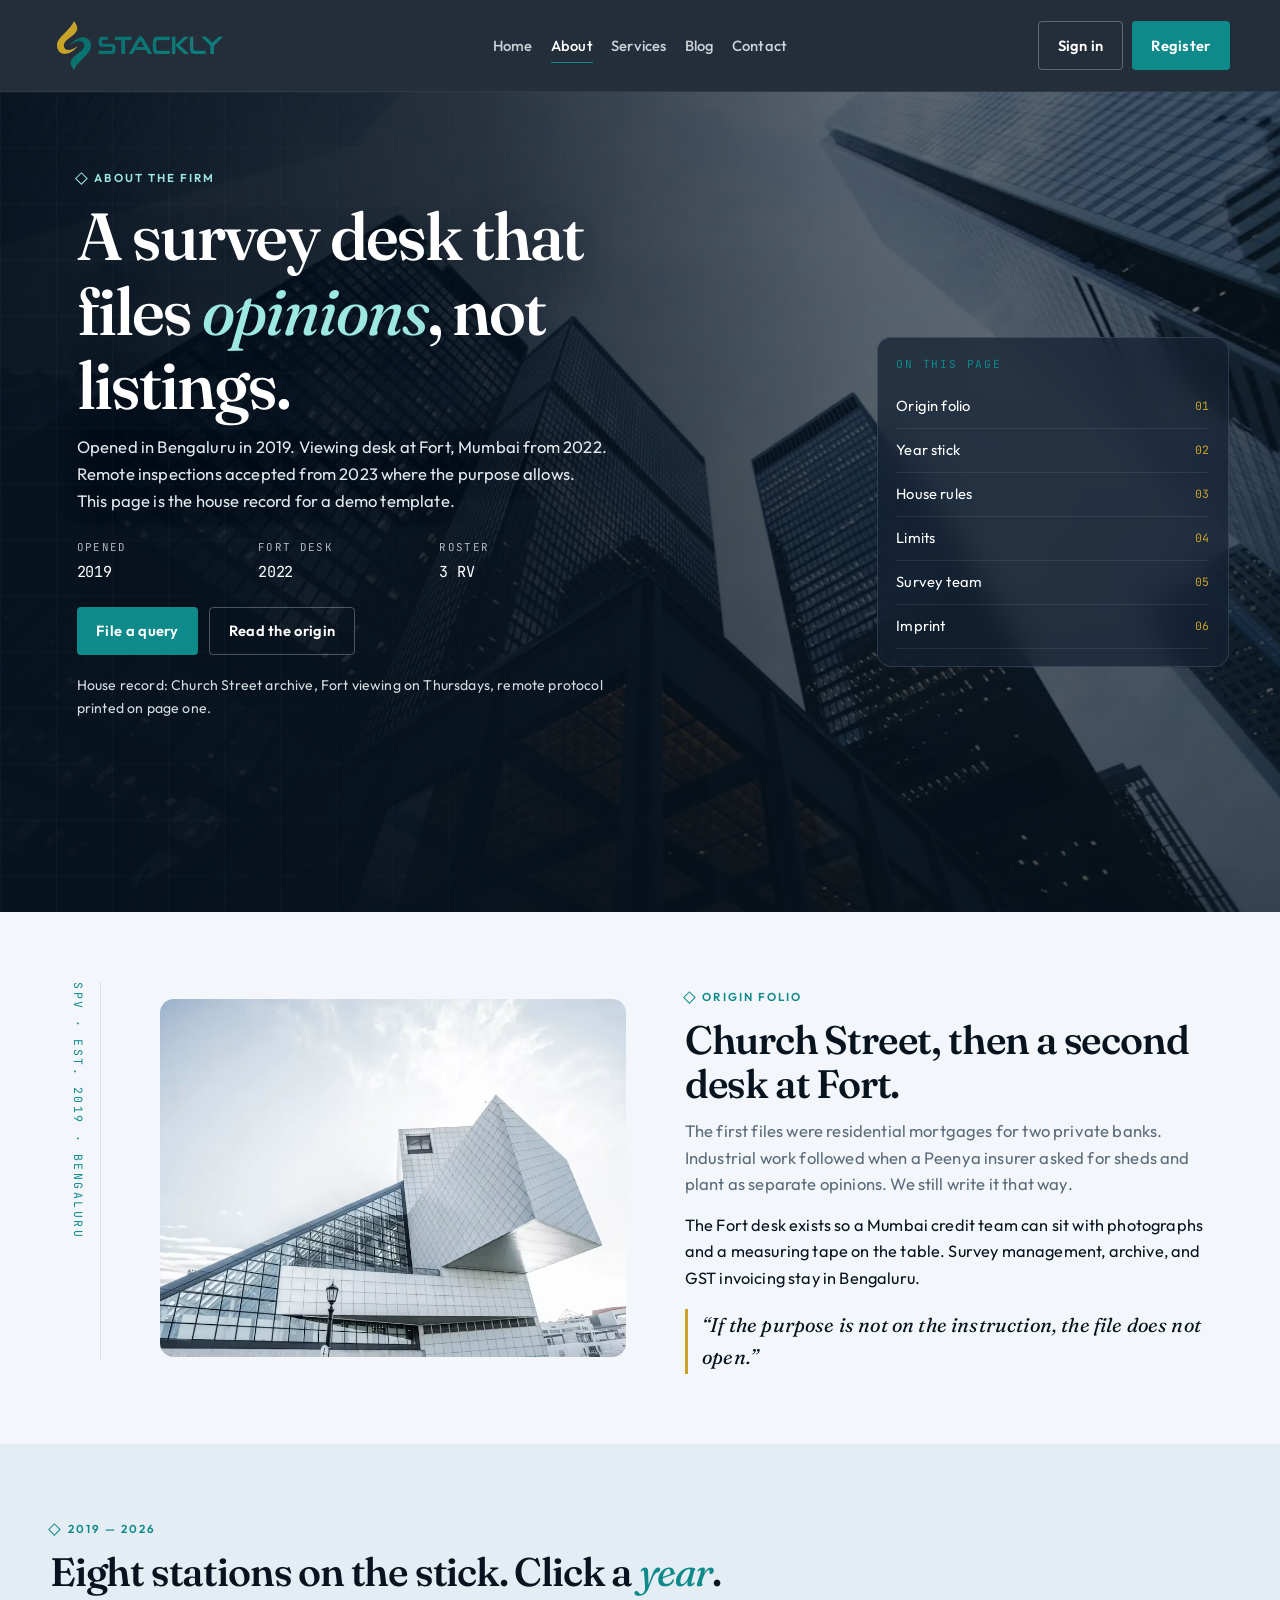
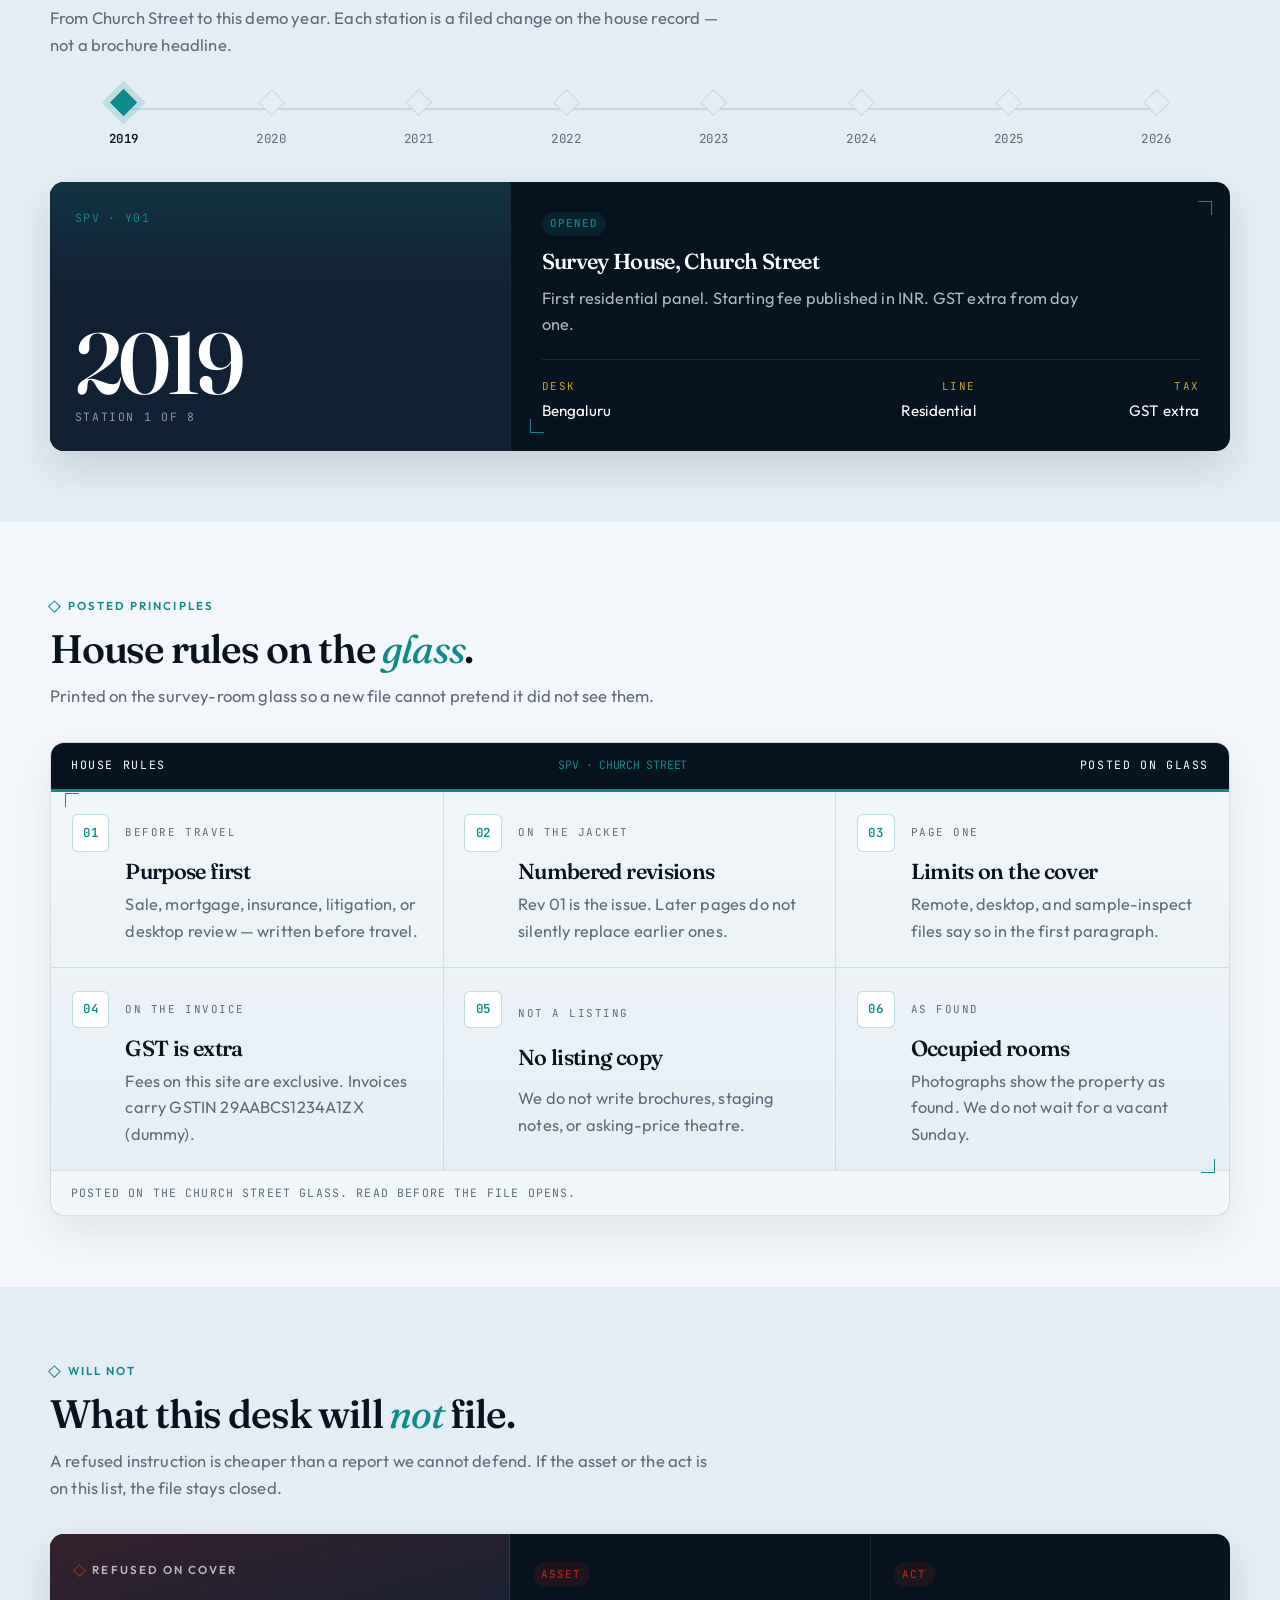
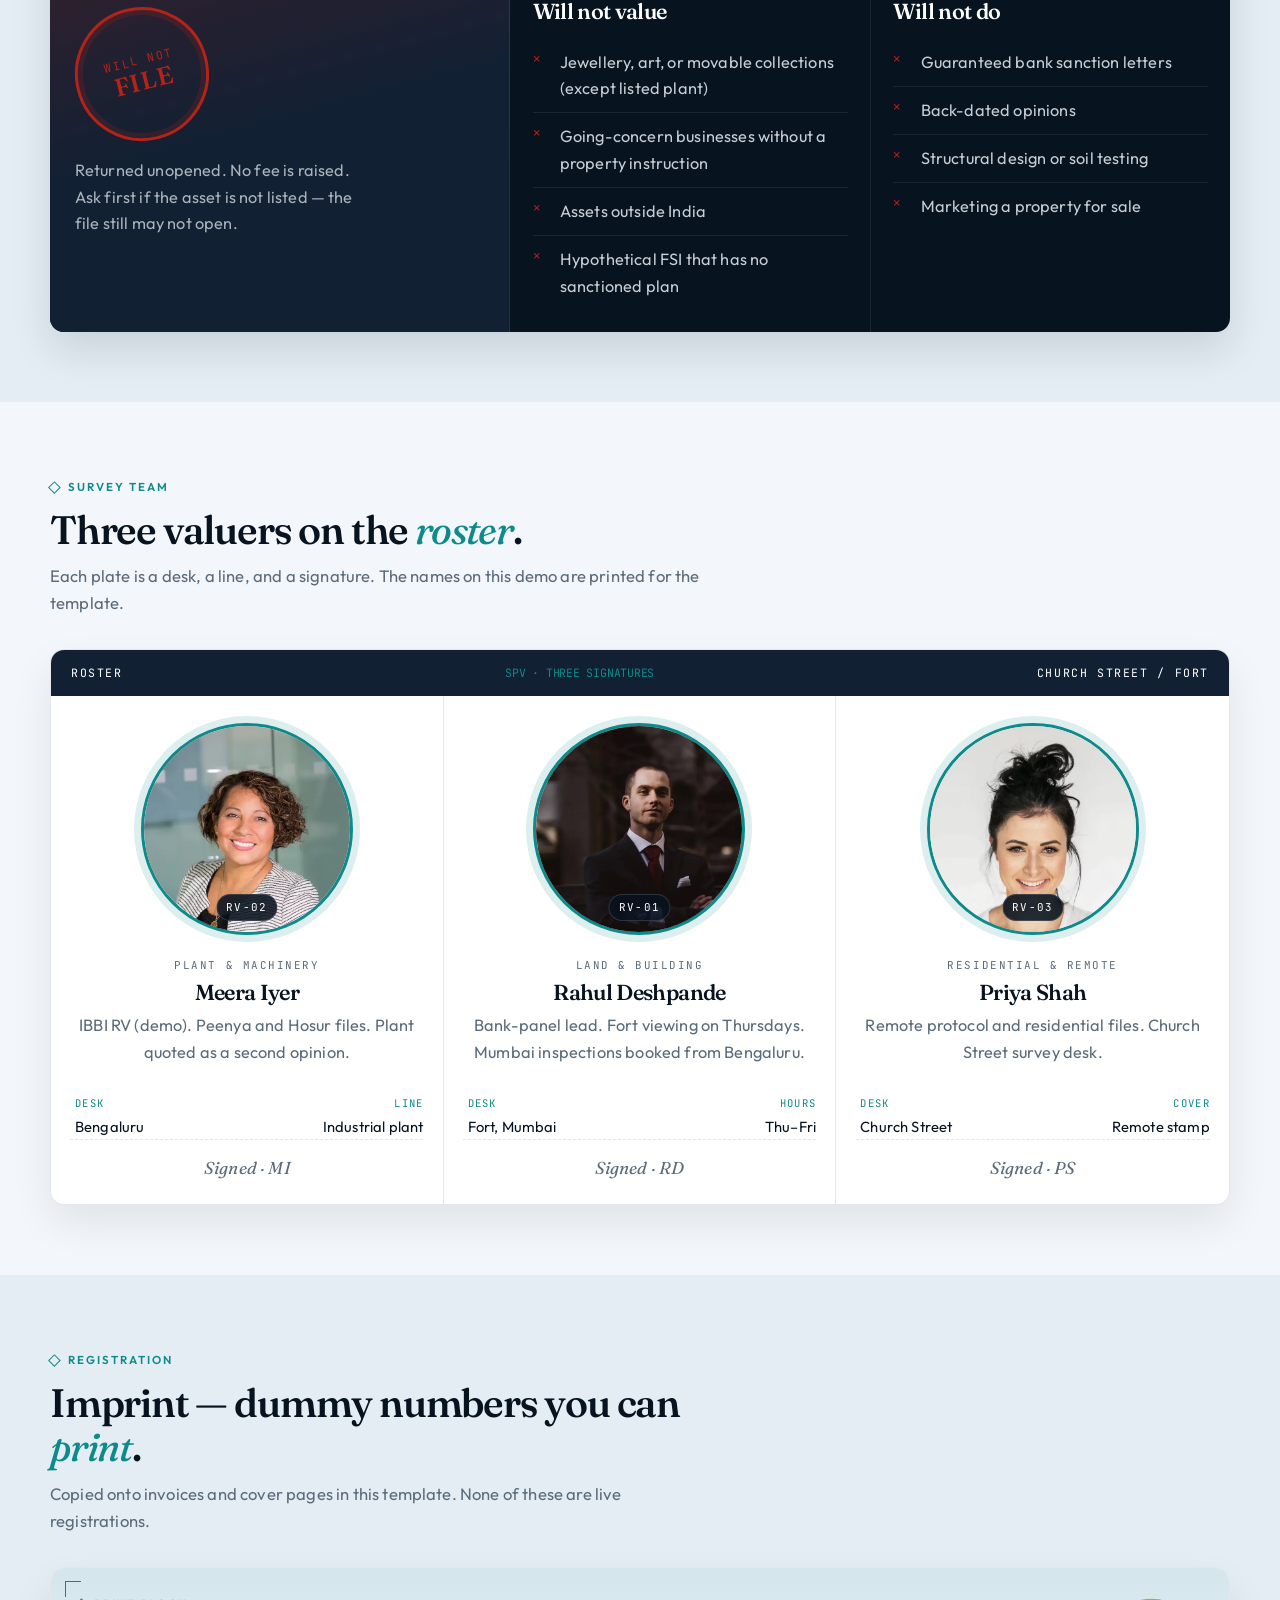
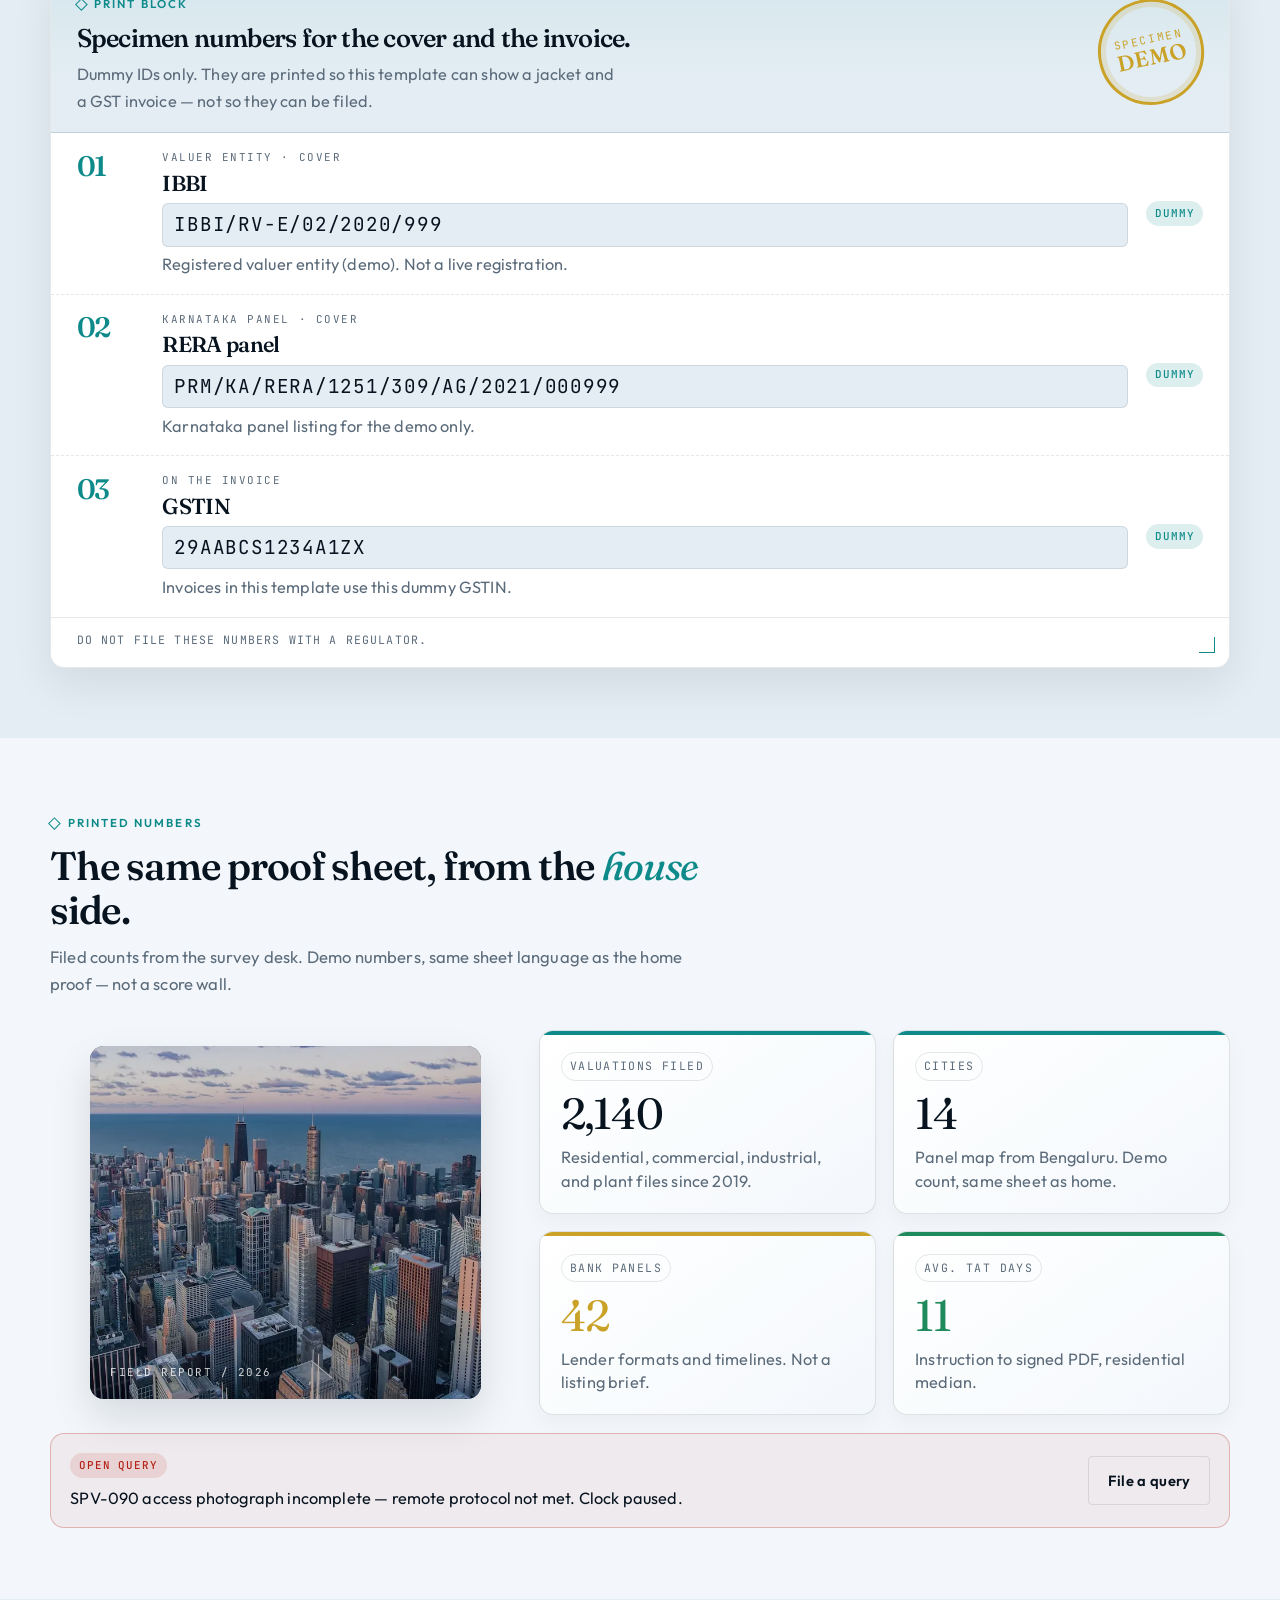
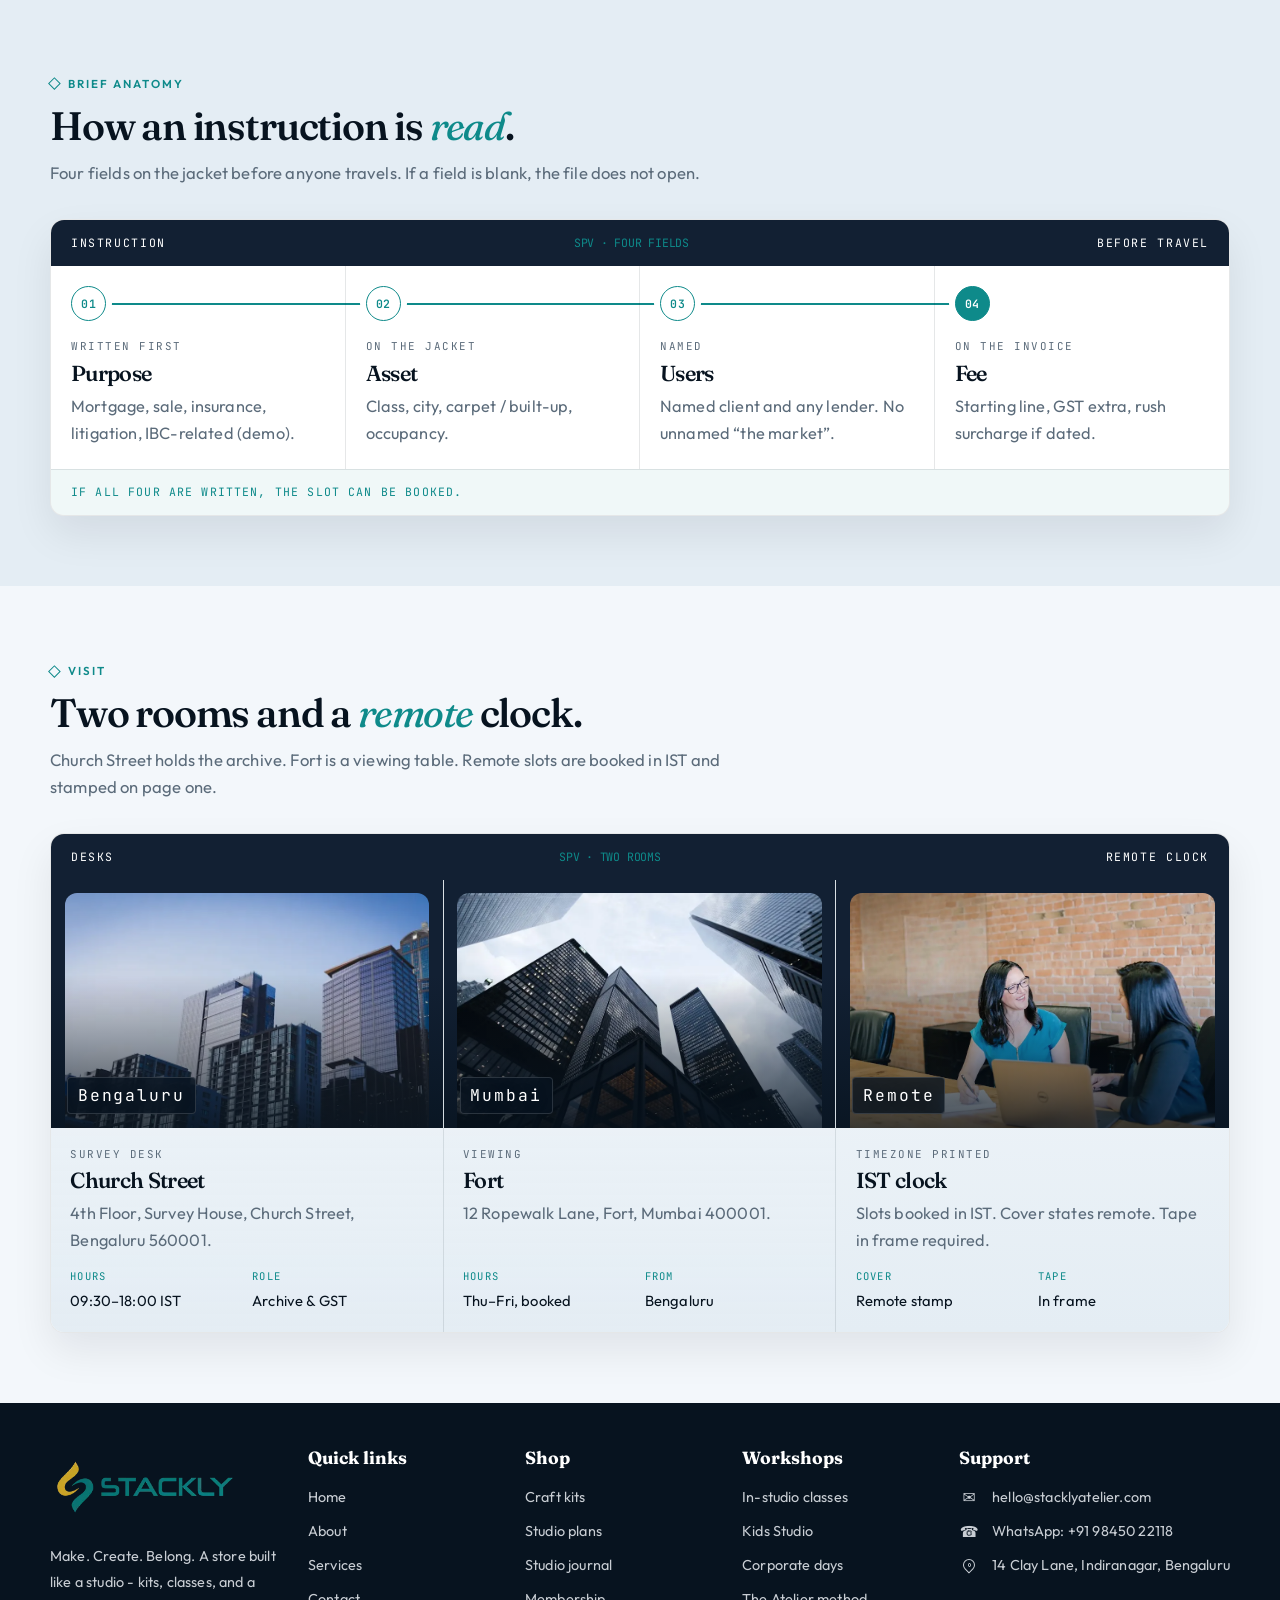
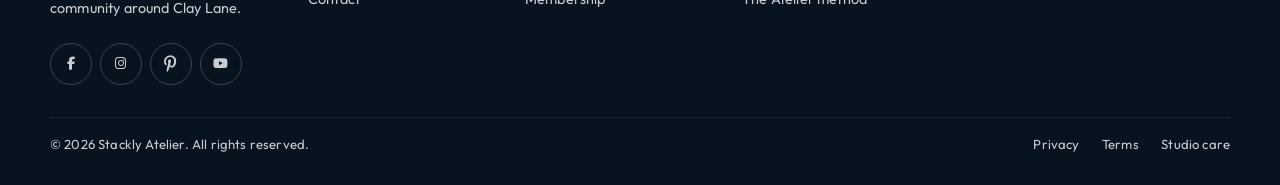
<file: about.html>
<!doctype html>
<html lang="en-IN">
  <head>
    <meta charset="utf-8" />
    <meta name="viewport" content="width=device-width, initial-scale=1" />
    <title>About — Stackly Property Valuation</title>
    <meta
      name="description"
      content="Origin, years, house rules, registration numbers, and the Bengaluru / Fort desks of Stackly Property Valuation. Demo firm."
    />
    <link rel="icon" href="img/favicon.webp" type="image/webp" />
    <link rel="preconnect" href="https://fonts.googleapis.com" />
    <link rel="preconnect" href="https://fonts.gstatic.com" crossorigin />
    <link
      href="https://fonts.googleapis.com/css2?family=Fraunces:ital,opsz,wght@0,9..144,400;0,9..144,560;0,9..144,600;1,9..144,450;1,9..144,560&family=JetBrains+Mono:wght@400;500;600&family=Outfit:wght@400;500;600;700&display=swap"
      rel="stylesheet"
    />
    <link href="https://unpkg.com/aos@2.3.4/dist/aos.css" rel="stylesheet" />
    <link rel="stylesheet" href="Css/style.css?v=pre1" />
    <link
      rel="stylesheet"
      href="https://cdnjs.cloudflare.com/ajax/libs/font-awesome/6.5.2/css/all.min.css"
    />
    <link rel="stylesheet" href="Css/pages.css?v=vis2" />
    <link rel="stylesheet" href="Css/responsive.css?v=hero3" />
  </head>
  <body>
    <a class="skip-link" href="#main">Skip to survey</a>
    <div
      class="preloader"
      id="preloader"
      role="status"
      aria-live="polite"
      aria-label="Opening the survey desk"
    >
      <div class="preloader-grid" aria-hidden="true"></div>
      <div class="preloader-plate">
        <span class="preloader-crop is-tl" aria-hidden="true"></span>
        <span class="preloader-crop is-tr" aria-hidden="true"></span>
        <span class="preloader-crop is-bl" aria-hidden="true"></span>
        <span class="preloader-crop is-br" aria-hidden="true"></span>
        <p class="kicker">Stackly Valuation</p>
        <div class="preloader-sight" aria-hidden="true">
          <span class="sight-ring"></span>
          <span class="sight-cross"></span>
        </div>
        <p class="preloader-word" data-pre-word>Measure</p>
        <div class="meter" aria-hidden="true"><span></span></div>
        <div class="meter-row">
          <span data-meter>00</span>
          <span data-pre-stage>Opening desk</span>
          <span>Bengaluru</span>
        </div>
      </div>
    </div>
    <header class="site-header" id="site-header">
      <div class="header-inner">
        <a
          class="mark"
          href="index.html"
          aria-label="Stackly Property Valuation home"
          ><img
            src="img/stackly-pv.webp"
            alt="Stackly Property Valuation"
            width="180"
            height="51"
        /></a>
        <nav class="nav" aria-label="Primary">
          <a class="nav-link" href="index.html">Home</a>
          <a class="nav-link" href="about.html" aria-current="page">About</a>
          <a class="nav-link" href="services.html">Services</a>
          <a class="nav-link" href="blog.html">Blog</a>
          <a class="nav-link" href="contact.html">Contact</a>
        </nav>
        <div class="header-actions">
          <a class="btn btn-ghost" href="login.html">Sign in</a>
          <a class="btn" href="register.html">Register</a>
          <button
            class="nav-toggle"
            type="button"
            aria-label="Open menu"
            aria-expanded="false"
            aria-controls="drawer"
          >
            <span></span><span></span><span></span>
          </button>
        </div>
      </div>
    </header>
    <div class="drawer" id="drawer" aria-hidden="true">
      <nav aria-label="Mobile">
        <a href="index.html">Home</a>
        <a href="about.html" aria-current="page">About</a>
        <a href="services.html">Services</a>
        <a href="blog.html">Blog</a>
        <a href="contact.html">Contact</a>
      </nav>
      <div class="drawer-actions">
        <a class="btn btn-ghost" href="login.html">Sign in</a>
        <a class="btn" href="register.html">Register</a>
      </div>
    </div>

    <main id="main">
      <section class="inner-hero" aria-labelledby="about-hero">
        <div class="hero-media">
          <img
            src="img/about-hero.webp"
            alt="Measured elevation of a city block at blue hour"
            width="1400"
            height="900"
          />
        </div>
        <div class="hero-veil"></div>
        <div class="hero-grid" aria-hidden="true"></div>
        <div class="hero-copy">
          <p class="kicker">About the firm</p>
          <h1 id="about-hero">
            A survey desk that files <em>opinions</em>, not listings.
          </h1>
          <p class="lead">
            Opened in Bengaluru in 2019. Viewing desk at Fort, Mumbai from 2022.
            Remote inspections accepted from 2023 where the purpose allows. This
            page is the house record for a demo template.
          </p>
          <dl class="hero-facts">
            <div>
              <dt>Opened</dt>
              <dd class="num">2019</dd>
            </div>
            <div>
              <dt>Fort desk</dt>
              <dd class="num">2022</dd>
            </div>
            <div>
              <dt>Roster</dt>
              <dd class="num">3 RV</dd>
            </div>
          </dl>
          <div class="cta-row">
            <a class="btn" href="404.html">File a query</a>
            <a class="btn btn-ghost" href="404.html">Read the origin</a>
          </div>
          <p class="hero-meta">
            House record: Church Street archive, Fort viewing on Thursdays,
            remote protocol printed on page one.
          </p>
        </div>
        <nav class="door-nav" aria-label="On this page">
          <p>On this page</p>
          <a href="404.html">Origin folio <span>01</span></a>
          <a href="404.html">Year stick <span>02</span></a>
          <a href="404.html">House rules <span>03</span></a>
          <a href="404.html">Limits <span>04</span></a>
          <a href="404.html">Survey team <span>05</span></a>
          <a href="404.html">Imprint <span>06</span></a>
        </nav>
      </section>

      <section class="band" id="origin" aria-labelledby="origin-title">
        <div class="wrap">
          <div class="origin">
            <p class="origin-spine" data-aos="fade-up">
              SPV · EST. 2019 · BENGALURU
            </p>
            <figure class="origin-plate" data-aos="zoom-in">
              <img
                src="img/origin-plate.webp"
                alt="White architectural elevation used in the origin folio"
                width="1000"
                height="750"
                loading="lazy"
              />
            </figure>
            <div data-aos="fade-right" data-aos-delay="80">
              <p class="kicker">Origin folio</p>
              <h2 id="origin-title">
                Church Street, then a second desk at Fort.
              </h2>
              <p class="lead">
                The first files were residential mortgages for two private
                banks. Industrial work followed when a Peenya insurer asked for
                sheds and plant as separate opinions. We still write it that
                way.
              </p>
              <p>
                The Fort desk exists so a Mumbai credit team can sit with
                photographs and a measuring tape on the table. Survey
                management, archive, and GST invoicing stay in Bengaluru.
              </p>
              <p class="pull">
                “If the purpose is not on the instruction, the file does not
                open.”
              </p>
            </div>
          </div>
        </div>
      </section>

      <section class="band band-fog" id="years" aria-labelledby="years-title">
        <div class="wrap">
          <div class="section-head" data-aos="fade-up">
            <p class="kicker">2019 — 2026</p>
            <h2 id="years-title">
              Eight stations on the stick. Click a <em>year</em>.
            </h2>
            <p class="lead">
              From Church Street to this demo year. Each station is a filed
              change on the house record — not a brochure headline.
            </p>
          </div>
          <div class="year-folio" data-aos="fade-up" data-aos-delay="80">
            <div
              class="year-stick"
              role="tablist"
              aria-label="Firm years from 2019 to 2026"
              data-years
            >
              <button
                class="year-btn is-on"
                type="button"
                role="tab"
                id="year-tab-2019"
                aria-selected="true"
                aria-controls="year-panel-2019"
                tabindex="0"
                data-year="2019"
              >
                <span class="year-node" aria-hidden="true"></span
                ><span class="year-lbl">2019</span>
              </button>
              <button
                class="year-btn"
                type="button"
                role="tab"
                id="year-tab-2020"
                aria-selected="false"
                aria-controls="year-panel-2020"
                tabindex="-1"
                data-year="2020"
              >
                <span class="year-node" aria-hidden="true"></span
                ><span class="year-lbl">2020</span>
              </button>
              <button
                class="year-btn"
                type="button"
                role="tab"
                id="year-tab-2021"
                aria-selected="false"
                aria-controls="year-panel-2021"
                tabindex="-1"
                data-year="2021"
              >
                <span class="year-node" aria-hidden="true"></span
                ><span class="year-lbl">2021</span>
              </button>
              <button
                class="year-btn"
                type="button"
                role="tab"
                id="year-tab-2022"
                aria-selected="false"
                aria-controls="year-panel-2022"
                tabindex="-1"
                data-year="2022"
              >
                <span class="year-node" aria-hidden="true"></span
                ><span class="year-lbl">2022</span>
              </button>
              <button
                class="year-btn"
                type="button"
                role="tab"
                id="year-tab-2023"
                aria-selected="false"
                aria-controls="year-panel-2023"
                tabindex="-1"
                data-year="2023"
              >
                <span class="year-node" aria-hidden="true"></span
                ><span class="year-lbl">2023</span>
              </button>
              <button
                class="year-btn"
                type="button"
                role="tab"
                id="year-tab-2024"
                aria-selected="false"
                aria-controls="year-panel-2024"
                tabindex="-1"
                data-year="2024"
              >
                <span class="year-node" aria-hidden="true"></span
                ><span class="year-lbl">2024</span>
              </button>
              <button
                class="year-btn"
                type="button"
                role="tab"
                id="year-tab-2025"
                aria-selected="false"
                aria-controls="year-panel-2025"
                tabindex="-1"
                data-year="2025"
              >
                <span class="year-node" aria-hidden="true"></span
                ><span class="year-lbl">2025</span>
              </button>
              <button
                class="year-btn"
                type="button"
                role="tab"
                id="year-tab-2026"
                aria-selected="false"
                aria-controls="year-panel-2026"
                tabindex="-1"
                data-year="2026"
              >
                <span class="year-node" aria-hidden="true"></span
                ><span class="year-lbl">2026</span>
              </button>
            </div>
            <div class="year-stage">
              <article
                class="year-panel is-on"
                id="year-panel-2019"
                role="tabpanel"
                aria-labelledby="year-tab-2019"
                data-year-panel="2019"
              >
                <div class="year-panel-num">
                  <p class="file-id">SPV · Y01</p>
                  <p class="year-giant">2019</p>
                  <p class="year-span">Station 1 of 8</p>
                </div>
                <div class="year-panel-copy">
                  <span class="badge badge-filed">Opened</span>
                  <h3>Survey House, Church Street</h3>
                  <p>
                    First residential panel. Starting fee published in INR. GST
                    extra from day one.
                  </p>
                  <dl class="year-meta">
                    <div>
                      <dt>Desk</dt>
                      <dd>Bengaluru</dd>
                    </div>
                    <div>
                      <dt>Line</dt>
                      <dd>Residential</dd>
                    </div>
                    <div>
                      <dt>Tax</dt>
                      <dd>GST extra</dd>
                    </div>
                  </dl>
                </div>
              </article>
              <article
                class="year-panel"
                id="year-panel-2020"
                role="tabpanel"
                aria-labelledby="year-tab-2020"
                data-year-panel="2020"
                hidden
              >
                <div class="year-panel-num">
                  <p class="file-id">SPV · Y02</p>
                  <p class="year-giant">2020</p>
                  <p class="year-span">Station 2 of 8</p>
                </div>
                <div class="year-panel-copy">
                  <span class="badge badge-halt">Remote labelled</span>
                  <h3>Remote photographs, still a site when required</h3>
                  <p>
                    Lockdown files labelled remote. Bank panels that required
                    attendance were paused, not faked.
                  </p>
                  <dl class="year-meta">
                    <div>
                      <dt>Desk</dt>
                      <dd>Church Street</dd>
                    </div>
                    <div>
                      <dt>Line</dt>
                      <dd>Protocol</dd>
                    </div>
                    <div>
                      <dt>Cover</dt>
                      <dd>Remote stamp</dd>
                    </div>
                  </dl>
                </div>
              </article>
              <article
                class="year-panel"
                id="year-panel-2021"
                role="tabpanel"
                aria-labelledby="year-tab-2021"
                data-year-panel="2021"
                hidden
              >
                <div class="year-panel-num">
                  <p class="file-id">SPV · Y03</p>
                  <p class="year-giant">2021</p>
                  <p class="year-span">Station 3 of 8</p>
                </div>
                <div class="year-panel-copy">
                  <span class="badge badge-filed">Second opinion</span>
                  <h3>Industrial line opens</h3>
                  <p>
                    Peenya and Bommasandra sheds. Plant quoted as a second
                    opinion.
                  </p>
                  <dl class="year-meta">
                    <div>
                      <dt>Desk</dt>
                      <dd>Bengaluru</dd>
                    </div>
                    <div>
                      <dt>Line</dt>
                      <dd>Industrial</dd>
                    </div>
                    <div>
                      <dt>Plant</dt>
                      <dd>Separate file</dd>
                    </div>
                  </dl>
                </div>
              </article>
              <article
                class="year-panel"
                id="year-panel-2022"
                role="tabpanel"
                aria-labelledby="year-tab-2022"
                data-year-panel="2022"
                hidden
              >
                <div class="year-panel-num">
                  <p class="file-id">SPV · Y04</p>
                  <p class="year-giant">2022</p>
                  <p class="year-span">Station 4 of 8</p>
                </div>
                <div class="year-panel-copy">
                  <span class="badge badge-filed">Second desk</span>
                  <h3>Fort viewing desk</h3>
                  <p>
                    Ropewalk Lane, Fort. Bank-panel hours posted. Mumbai
                    inspections booked from Bengaluru.
                  </p>
                  <dl class="year-meta">
                    <div>
                      <dt>Desk</dt>
                      <dd>Fort, Mumbai</dd>
                    </div>
                    <div>
                      <dt>Hours</dt>
                      <dd>Posted</dd>
                    </div>
                    <div>
                      <dt>Booked from</dt>
                      <dd>Bengaluru</dd>
                    </div>
                  </dl>
                </div>
              </article>
              <article
                class="year-panel"
                id="year-panel-2023"
                role="tabpanel"
                aria-labelledby="year-tab-2023"
                data-year-panel="2023"
                hidden
              >
                <div class="year-panel-num">
                  <p class="file-id">SPV · Y05</p>
                  <p class="year-giant">2023</p>
                  <p class="year-span">Station 5 of 8</p>
                </div>
                <div class="year-panel-copy">
                  <span class="badge badge-filed">Printed</span>
                  <h3>Remote protocol printed</h3>
                  <p>
                    Tape in frame, room-by-room video, cover stamp. Desktop
                    reviews labelled on page one.
                  </p>
                  <dl class="year-meta">
                    <div>
                      <dt>Tape</dt>
                      <dd>In frame</dd>
                    </div>
                    <div>
                      <dt>Video</dt>
                      <dd>Room by room</dd>
                    </div>
                    <div>
                      <dt>Page one</dt>
                      <dd>Desktop label</dd>
                    </div>
                  </dl>
                </div>
              </article>
              <article
                class="year-panel"
                id="year-panel-2024"
                role="tabpanel"
                aria-labelledby="year-tab-2024"
                data-year-panel="2024"
                hidden
              >
                <div class="year-panel-num">
                  <p class="file-id">SPV · Y06</p>
                  <p class="year-giant">2024</p>
                  <p class="year-span">Station 6 of 8</p>
                </div>
                <div class="year-panel-copy">
                  <span class="badge badge-filed">Add-on</span>
                  <h3>Drone roofs as an add-on</h3>
                  <p>
                    Insurance files only. Not a structural certificate. SPV-041
                    is the sample on the home rail.
                  </p>
                  <dl class="year-meta">
                    <div>
                      <dt>Use</dt>
                      <dd>Insurance</dd>
                    </div>
                    <div>
                      <dt>Not</dt>
                      <dd>Structure cert.</dd>
                    </div>
                    <div>
                      <dt>Sample</dt>
                      <dd>SPV-041</dd>
                    </div>
                  </dl>
                </div>
              </article>
              <article
                class="year-panel"
                id="year-panel-2025"
                role="tabpanel"
                aria-labelledby="year-tab-2025"
                data-year-panel="2025"
                hidden
              >
                <div class="year-panel-num">
                  <p class="file-id">SPV · Y07</p>
                  <p class="year-giant">2025</p>
                  <p class="year-span">Station 7 of 8</p>
                </div>
                <div class="year-panel-copy">
                  <span class="badge badge-filed">Portfolio</span>
                  <h3>Portfolio strips</h3>
                  <p>
                    Sample inspect plus desktop remainder. Each unit ID listed.
                    Median TAT still 11 days on residential.
                  </p>
                  <dl class="year-meta">
                    <div>
                      <dt>Method</dt>
                      <dd>Sample + desk</dd>
                    </div>
                    <div>
                      <dt>Units</dt>
                      <dd>ID listed</dd>
                    </div>
                    <div>
                      <dt>Median TAT</dt>
                      <dd>11 days</dd>
                    </div>
                  </dl>
                </div>
              </article>
              <article
                class="year-panel"
                id="year-panel-2026"
                role="tabpanel"
                aria-labelledby="year-tab-2026"
                data-year-panel="2026"
                hidden
              >
                <div class="year-panel-num">
                  <p class="file-id">SPV · Y08</p>
                  <p class="year-giant">2026</p>
                  <p class="year-span">Station 8 of 8</p>
                </div>
                <div class="year-panel-copy">
                  <span class="badge badge-live">This year</span>
                  <h3>This demo year</h3>
                  <p>
                    Public starting residential fee ₹45,000 + GST. Live files on
                    the ticker are dummy IDs.
                  </p>
                  <dl class="year-meta">
                    <div>
                      <dt>Fee from</dt>
                      <dd>₹45,000</dd>
                    </div>
                    <div>
                      <dt>Tax</dt>
                      <dd>GST extra</dd>
                    </div>
                    <div>
                      <dt>Ticker</dt>
                      <dd>Dummy IDs</dd>
                    </div>
                  </dl>
                </div>
              </article>
            </div>
          </div>
        </div>
      </section>

      <section class="band" id="rules" aria-labelledby="rules-title">
        <div class="wrap">
          <div class="section-head" data-aos="fade-up">
            <p class="kicker">Posted principles</p>
            <h2 id="rules-title">House rules on the <em>glass</em>.</h2>
            <p class="lead">
              Printed on the survey-room glass so a new file cannot pretend it
              did not see them.
            </p>
          </div>
          <div class="rules-plate" data-aos="fade-up" data-aos-delay="80">
            <p class="rules-spine">
              <span>House rules</span
              ><span class="file-id">SPV · Church Street</span
              ><span>Posted on glass</span>
            </p>
            <div class="rules">
              <article class="rule">
                <p class="idx">01</p>
                <p class="rule-tag">Before travel</p>
                <h3>Purpose first</h3>
                <p>
                  Sale, mortgage, insurance, litigation, or desktop review —
                  written before travel.
                </p>
              </article>
              <article class="rule">
                <p class="idx">02</p>
                <p class="rule-tag">On the jacket</p>
                <h3>Numbered revisions</h3>
                <p>
                  Rev 01 is the issue. Later pages do not silently replace
                  earlier ones.
                </p>
              </article>
              <article class="rule">
                <p class="idx">03</p>
                <p class="rule-tag">Page one</p>
                <h3>Limits on the cover</h3>
                <p>
                  Remote, desktop, and sample-inspect files say so in the first
                  paragraph.
                </p>
              </article>
              <article class="rule">
                <p class="idx">04</p>
                <p class="rule-tag">On the invoice</p>
                <h3>GST is extra</h3>
                <p>
                  Fees on this site are exclusive. Invoices carry GSTIN
                  29AABCS1234A1ZX (dummy).
                </p>
              </article>
              <article class="rule">
                <p class="idx">05</p>
                <p class="rule-tag">Not a listing</p>
                <h3>No listing copy</h3>
                <p>
                  We do not write brochures, staging notes, or asking-price
                  theatre.
                </p>
              </article>
              <article class="rule">
                <p class="idx">06</p>
                <p class="rule-tag">As found</p>
                <h3>Occupied rooms</h3>
                <p>
                  Photographs show the property as found. We do not wait for a
                  vacant Sunday.
                </p>
              </article>
            </div>
            <p class="rules-foot">
              Posted on the Church Street glass. Read before the file opens.
            </p>
          </div>
        </div>
      </section>

      <section class="band band-fog" id="limits" aria-labelledby="limits-title">
        <div class="wrap">
          <div class="section-head" data-aos="fade-up">
            <p class="kicker">Will not</p>
            <h2 id="limits-title">What this desk will <em>not</em> file.</h2>
            <p class="lead">
              A refused instruction is cheaper than a report we cannot defend.
              If the asset or the act is on this list, the file stays closed.
            </p>
          </div>
          <div class="limits-sheet" data-aos="fade-up" data-aos-delay="80">
            <aside class="limits-stamp">
              <p class="kicker">Refused on cover</p>
              <div class="refuse-mark" aria-hidden="true">
                <span>Will not</span><span>File</span>
              </div>
              <p>
                Returned unopened. No fee is raised. Ask first if the asset is
                not listed — the file still may not open.
              </p>
            </aside>
            <div class="limits">
              <article>
                <span class="badge badge-halt">Asset</span>
                <h3>Will not value</h3>
                <ul>
                  <li>
                    Jewellery, art, or movable collections (except listed plant)
                  </li>
                  <li>
                    Going-concern businesses without a property instruction
                  </li>
                  <li>Assets outside India</li>
                  <li>Hypothetical FSI that has no sanctioned plan</li>
                </ul>
              </article>
              <article>
                <span class="badge badge-halt">Act</span>
                <h3>Will not do</h3>
                <ul>
                  <li>Guaranteed bank sanction letters</li>
                  <li>Back-dated opinions</li>
                  <li>Structural design or soil testing</li>
                  <li>Marketing a property for sale</li>
                </ul>
              </article>
            </div>
          </div>
        </div>
      </section>

      <section class="band" id="team" aria-labelledby="team-title">
        <div class="wrap">
          <div class="section-head" data-aos="fade-up">
            <p class="kicker">Survey team</p>
            <h2 id="team-title">Three valuers on the <em>roster</em>.</h2>
            <p class="lead">
              Each plate is a desk, a line, and a signature. The names on this
              demo are printed for the template.
            </p>
          </div>
          <div class="team-folio" data-aos="fade-up" data-aos-delay="80">
            <p class="team-spine">
              <span>Roster</span
              ><span class="file-id">SPV · Three signatures</span
              ><span>Church Street / Fort</span>
            </p>
            <div class="team-grid">
              <article class="team-plate">
                <figure class="team-photo">
                  <img
                    src="img/team-01.webp"
                    alt="Portrait of Meera Iyer"
                    width="640"
                    height="800"
                    loading="lazy"
                  />
                  <p class="file-id">RV-02</p>
                </figure>
                <div class="body">
                  <p class="team-tag">Plant &amp; machinery</p>
                  <h3>Meera Iyer</h3>
                  <p>
                    IBBI RV (demo). Peenya and Hosur files. Plant quoted as a
                    second opinion.
                  </p>
                  <dl class="team-meta">
                    <div>
                      <dt>Desk</dt>
                      <dd>Bengaluru</dd>
                    </div>
                    <div>
                      <dt>Line</dt>
                      <dd>Industrial plant</dd>
                    </div>
                  </dl>
                  <p class="team-sign">Signed · MI</p>
                </div>
              </article>
              <article class="team-plate">
                <figure class="team-photo">
                  <img
                    src="img/team-02.webp"
                    alt="Portrait of Rahul Deshpande"
                    width="640"
                    height="800"
                    loading="lazy"
                  />
                  <p class="file-id">RV-01</p>
                </figure>
                <div class="body">
                  <p class="team-tag">Land &amp; building</p>
                  <h3>Rahul Deshpande</h3>
                  <p>
                    Bank-panel lead. Fort viewing on Thursdays. Mumbai
                    inspections booked from Bengaluru.
                  </p>
                  <dl class="team-meta">
                    <div>
                      <dt>Desk</dt>
                      <dd>Fort, Mumbai</dd>
                    </div>
                    <div>
                      <dt>Hours</dt>
                      <dd>Thu–Fri</dd>
                    </div>
                  </dl>
                  <p class="team-sign">Signed · RD</p>
                </div>
              </article>
              <article class="team-plate">
                <figure class="team-photo">
                  <img
                    src="img/team-03.webp"
                    alt="Portrait of Priya Shah"
                    width="640"
                    height="800"
                    loading="lazy"
                  />
                  <p class="file-id">RV-03</p>
                </figure>
                <div class="body">
                  <p class="team-tag">Residential &amp; remote</p>
                  <h3>Priya Shah</h3>
                  <p>
                    Remote protocol and residential files. Church Street survey
                    desk.
                  </p>
                  <dl class="team-meta">
                    <div>
                      <dt>Desk</dt>
                      <dd>Church Street</dd>
                    </div>
                    <div>
                      <dt>Cover</dt>
                      <dd>Remote stamp</dd>
                    </div>
                  </dl>
                  <p class="team-sign">Signed · PS</p>
                </div>
              </article>
            </div>
          </div>
        </div>
      </section>

      <section
        class="band band-fog"
        id="imprint"
        aria-labelledby="imprint-title"
      >
        <div class="wrap">
          <div class="section-head" data-aos="fade-up">
            <p class="kicker">Registration</p>
            <h2 id="imprint-title">
              Imprint — dummy numbers you can <em>print</em>.
            </h2>
            <p class="lead">
              Copied onto invoices and cover pages in this template. None of
              these are live registrations.
            </p>
          </div>
          <div class="imprint-sheet" data-aos="fade-up" data-aos-delay="80">
            <div class="imprint-head">
              <div>
                <p class="kicker">Print block</p>
                <p class="imprint-head-title">
                  Specimen numbers for the cover and the invoice.
                </p>
                <p>
                  Dummy IDs only. They are printed so this template can show a
                  jacket and a GST invoice — not so they can be filed.
                </p>
              </div>
              <div class="imprint-seal" aria-hidden="true">
                <span>Specimen</span><span>Demo</span>
              </div>
            </div>
            <div class="imprint">
              <article>
                <p class="imprint-idx">01</p>
                <div class="imprint-copy">
                  <p class="imprint-tag">Valuer entity · cover</p>
                  <h3>IBBI</h3>
                  <p class="code">IBBI/RV-E/02/2020/999</p>
                  <p>
                    Registered valuer entity (demo). Not a live registration.
                  </p>
                </div>
                <span class="badge badge-filed">Dummy</span>
              </article>
              <article>
                <p class="imprint-idx">02</p>
                <div class="imprint-copy">
                  <p class="imprint-tag">Karnataka panel · cover</p>
                  <h3>RERA panel</h3>
                  <p class="code">PRM/KA/RERA/1251/309/AG/2021/000999</p>
                  <p>Karnataka panel listing for the demo only.</p>
                </div>
                <span class="badge badge-filed">Dummy</span>
              </article>
              <article>
                <p class="imprint-idx">03</p>
                <div class="imprint-copy">
                  <p class="imprint-tag">On the invoice</p>
                  <h3>GSTIN</h3>
                  <p class="code">29AABCS1234A1ZX</p>
                  <p>Invoices in this template use this dummy GSTIN.</p>
                </div>
                <span class="badge badge-filed">Dummy</span>
              </article>
            </div>
            <p class="imprint-note">
              Do not file these numbers with a regulator.
            </p>
          </div>
        </div>
      </section>

      <section class="band" aria-labelledby="about-proof">
        <div class="wrap">
          <div class="section-head" data-aos="fade-up">
            <p class="kicker">Printed numbers</p>
            <h2 id="about-proof">
              The same proof sheet, from the <em>house</em> side.
            </h2>
            <p class="lead">
              Filed counts from the survey desk. Demo numbers, same sheet
              language as the home proof — not a score wall.
            </p>
          </div>
          <div class="proof" data-aos="fade-up" data-aos-delay="80">
            <figure class="proof-lead">
              <img
                src="img/proof-lead.webp"
                alt="City at dusk from a survey elevation"
                width="1000"
                height="720"
                loading="lazy"
              />
            </figure>
            <article class="proof-cell">
              <p class="lbl">Valuations filed</p>
              <p class="n" data-count="2140">2,140</p>
              <p>
                Residential, commercial, industrial, and plant files since 2019.
              </p>
            </article>
            <article class="proof-cell">
              <p class="lbl">Cities</p>
              <p class="n" data-count="14">14</p>
              <p>Panel map from Bengaluru. Demo count, same sheet as home.</p>
            </article>
            <article class="proof-cell">
              <p class="lbl">Bank panels</p>
              <p class="n" data-count="42">42</p>
              <p>Lender formats and timelines. Not a listing brief.</p>
            </article>
            <article class="proof-cell">
              <p class="lbl">Avg. TAT days</p>
              <p class="n" data-count="11">11</p>
              <p>Instruction to signed PDF, residential median.</p>
            </article>
            <div class="proof-halt">
              <div>
                <span class="badge badge-halt">Open query</span>
                <p>
                  SPV-090 access photograph incomplete — remote protocol not
                  met. Clock paused.
                </p>
              </div>
              <a class="btn btn-ghost proof-halt-btn" href="404.html"
                >File a query</a
              >
            </div>
          </div>
        </div>
      </section>

      <section class="band band-fog" aria-labelledby="anatomy-title">
        <div class="wrap">
          <div class="section-head" data-aos="fade-up">
            <p class="kicker">Brief anatomy</p>
            <h2 id="anatomy-title">How an instruction is <em>read</em>.</h2>
            <p class="lead">
              Four fields on the jacket before anyone travels. If a field is
              blank, the file does not open.
            </p>
          </div>
          <div class="anatomy-folio" data-aos="fade-up" data-aos-delay="80">
            <p class="anatomy-spine">
              <span>Instruction</span
              ><span class="file-id">SPV · Four fields</span
              ><span>Before travel</span>
            </p>
            <ol class="anatomy">
              <li>
                <p class="n">01</p>
                <p class="anatomy-tag">Written first</p>
                <h3>Purpose</h3>
                <p>
                  Mortgage, sale, insurance, litigation, IBC-related (demo).
                </p>
              </li>
              <li>
                <p class="n">02</p>
                <p class="anatomy-tag">On the jacket</p>
                <h3>Asset</h3>
                <p>Class, city, carpet / built-up, occupancy.</p>
              </li>
              <li>
                <p class="n">03</p>
                <p class="anatomy-tag">Named</p>
                <h3>Users</h3>
                <p>Named client and any lender. No unnamed “the market”.</p>
              </li>
              <li>
                <p class="n">04</p>
                <p class="anatomy-tag">On the invoice</p>
                <h3>Fee</h3>
                <p>Starting line, GST extra, rush surcharge if dated.</p>
              </li>
            </ol>
            <p class="anatomy-foot">
              If all four are written, the slot can be booked.
            </p>
          </div>
        </div>
      </section>

      <section class="band" aria-labelledby="visit-title">
        <div class="wrap">
          <div class="section-head" data-aos="fade-up">
            <p class="kicker">Visit</p>
            <h2 id="visit-title">Two rooms and a <em>remote</em> clock.</h2>
            <p class="lead">
              Church Street holds the archive. Fort is a viewing table. Remote
              slots are booked in IST and stamped on page one.
            </p>
          </div>
          <div class="visit-folio" data-aos="fade-up" data-aos-delay="80">
            <p class="visit-spine">
              <span>Desks</span><span class="file-id">SPV · Two rooms</span
              ><span>Remote clock</span>
            </p>
            <div class="offices">
              <article class="office-card">
                <figure>
                  <img
                    src="img/office-blr.webp"
                    alt="Bengaluru survey desk building"
                    width="900"
                    height="600"
                    loading="lazy"
                  />
                  <p class="file-id">Bengaluru</p>
                </figure>
                <div class="body">
                  <p class="office-tag">Survey desk</p>
                  <h3>Church Street</h3>
                  <p>
                    4th Floor, Survey House, Church Street, Bengaluru 560001.
                  </p>
                  <dl class="office-meta">
                    <div>
                      <dt>Hours</dt>
                      <dd>09:30–18:00 IST</dd>
                    </div>
                    <div>
                      <dt>Role</dt>
                      <dd>Archive &amp; GST</dd>
                    </div>
                  </dl>
                </div>
              </article>
              <article class="office-card">
                <figure>
                  <img
                    src="img/office-fort.webp"
                    alt="Fort Mumbai viewing desk towers"
                    width="900"
                    height="600"
                    loading="lazy"
                  />
                  <p class="file-id">Mumbai</p>
                </figure>
                <div class="body">
                  <p class="office-tag">Viewing</p>
                  <h3>Fort</h3>
                  <p>12 Ropewalk Lane, Fort, Mumbai 400001.</p>
                  <dl class="office-meta">
                    <div>
                      <dt>Hours</dt>
                      <dd>Thu–Fri, booked</dd>
                    </div>
                    <div>
                      <dt>From</dt>
                      <dd>Bengaluru</dd>
                    </div>
                  </dl>
                </div>
              </article>
              <article class="office-card">
                <figure>
                  <img
                    src="img/office-remote.webp"
                    alt="Remote inspection on a video call"
                    width="900"
                    height="600"
                    loading="lazy"
                  />
                  <p class="file-id">Remote</p>
                </figure>
                <div class="body">
                  <p class="office-tag">Timezone printed</p>
                  <h3>IST clock</h3>
                  <p>
                    Slots booked in IST. Cover states remote. Tape in frame
                    required.
                  </p>
                  <dl class="office-meta">
                    <div>
                      <dt>Cover</dt>
                      <dd>Remote stamp</dd>
                    </div>
                    <div>
                      <dt>Tape</dt>
                      <dd>In frame</dd>
                    </div>
                  </dl>
                </div>
              </article>
            </div>
          </div>
        </div>
      </section>
    </main>

    <footer class="site-footer">
      <div class="wrap foot-grid">
        <div class="foot-brand">
          <img
            src="img/stackly-pv.webp"
            alt="Stackly Property Valuation"
            width="210"
            height="59"
          />
          <p>
            Make. Create. Belong. A store built like a studio - kits, classes,
            and a community around Clay Lane.
          </p>
          <div class="foot-socials">
            <a href="404.html" aria-label="Facebook"
              ><i class="fa-brands fa-facebook-f" aria-hidden="true"></i></a
            ><a href="404.html" aria-label="Instagram"
              ><i class="fa-brands fa-instagram" aria-hidden="true"></i></a
            ><a href="404.html" aria-label="Pinterest"
              ><i class="fa-brands fa-pinterest-p" aria-hidden="true"></i></a
            ><a href="404.html" aria-label="YouTube"
              ><i class="fa-brands fa-youtube" aria-hidden="true"></i
            ></a>
          </div>
        </div>
        <div>
          <h3>Quick links</h3>
          <ul>
            <li><a href="index.html">Home</a></li>
            <li><a href="about.html">About</a></li>
            <li><a href="services.html">Services</a></li>
            <li><a href="contact.html">Contact</a></li>
          </ul>
        </div>
        <div>
          <h3>Shop</h3>
          <ul>
            <li><a href="404.html">Craft kits</a></li>
            <li><a href="404.html">Studio plans</a></li>
            <li><a href="404.html">Studio journal</a></li>
            <li><a href="404.html">Membership</a></li>
          </ul>
        </div>
        <div>
          <h3>Workshops</h3>
          <ul>
            <li><a href="404.html">In-studio classes</a></li>
            <li><a href="404.html">Kids Studio</a></li>
            <li><a href="404.html">Corporate days</a></li>
            <li><a href="404.html">The Atelier method</a></li>
          </ul>
        </div>
        <div>
          <h3>Support</h3>
          <ul class="contact-list">
            <li>
              <span class="contact-icon mail" aria-hidden="true"></span
              ><a href="404.html">hello@stacklyatelier.com</a>
            </li>
            <li>
              <span class="contact-icon phone" aria-hidden="true"></span
              ><a href="404.html">WhatsApp: +91 98450 22118</a>
            </li>
            <li>
              <span class="contact-icon pin" aria-hidden="true"></span
              ><span
                ><a href="404.html"
                  >14 Clay Lane, Indiranagar, Bengaluru</a
                ></span
              >
            </li>
          </ul>
        </div>
      </div>
      <div class="wrap foot-base">
        <p>© <span id="y">2026</span> Stackly Atelier. All rights reserved.</p>
        <div class="footer-legal">
          <a href="404.html">Privacy</a>
          <a href="404.html">Terms</a><a href="404.html">Studio care</a>
        </div>
      </div>
    </footer>

    <div class="toast" id="toast" role="status"></div>
    <script src="https://unpkg.com/aos@2.3.4/dist/aos.js"></script>
    <script src="Js/data.js"></script>
    <script src="Js/main.js?v=pre1"></script>
  </body>
</html>
</file>
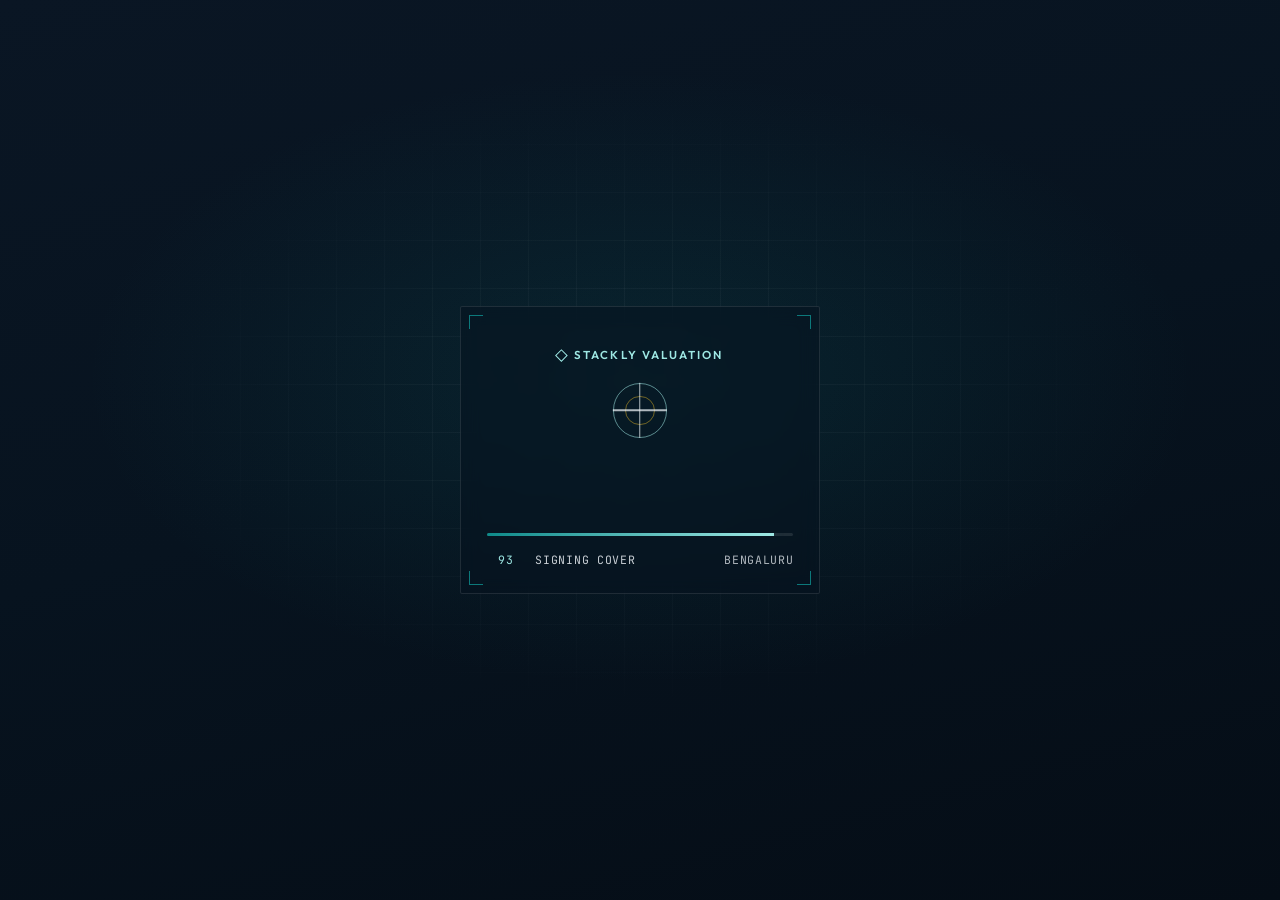
<file: admin-dashboard.html>
<!DOCTYPE html>
<html lang="en-IN">
<head>
  <meta charset="utf-8">
  <meta name="viewport" content="width=device-width, initial-scale=1">
  <title>Admin book — Stackly Property Valuation</title>
  <link rel="icon" href="img/favicon.webp" type="image/webp">
  <link rel="preconnect" href="https://fonts.googleapis.com">
  <link rel="preconnect" href="https://fonts.gstatic.com" crossorigin>
  <link href="https://fonts.googleapis.com/css2?family=Fraunces:ital,opsz,wght@0,9..144,400;0,9..144,560&family=JetBrains+Mono:wght@400;500&family=Outfit:wght@400;500;600&display=swap" rel="stylesheet">
  <link rel="stylesheet" href="Css/style.css?v=pre1">
  <link rel="stylesheet" href="Css/dashboard.css?v=dash7">
  <link rel="stylesheet" href="Css/responsive.css?v=dash7">
</head>
<body class="dash" data-role="admin">
  <div class="dash-scrim"></div>
  <div class="dash-shell">
    <aside class="dash-side">
      <a class="mark" href="admin-dashboard.html"><img src="img/stackly-pv.webp" alt="Stackly Property Valuation" width="160" height="45"></a>
      <nav class="side-nav" aria-label="Admin">
        <button type="button" class="is-on" data-panel="overview">Overview</button>
        <button type="button" data-panel="clients">Book of clients</button>
        <button type="button" data-panel="pipeline">Pipeline</button>
        <button type="button" data-panel="time">Time on survey</button>
        <button type="button" data-panel="invoices">Invoices</button>
        <button type="button" data-panel="queue">Report queue</button>
        <button type="button" data-panel="messages">Messages</button>
        <button type="button" data-panel="team">Team</button>
        <button type="button" data-panel="settings">Settings</button>
      </nav>
      <div class="side-foot">
        <button class="btn dash-logout" type="button" data-logout>Logout</button>
        <button class="btn btn-ghost" type="button" data-side-close>Close menu</button>
      </div>
    </aside>
    <div class="dash-main">
      <header class="dash-top">
        <button class="dash-burger" type="button" aria-label="Open menu">☰</button>
        <h1 data-panel-title>Overview</h1>
        <div class="dash-top-actions">
          <div class="who" data-who>
            <span class="who-mark" data-who-initials></span>
            <span class="who-copy">
              <strong data-who-name></strong>
              <em data-who-mail></em>
            </span>
          </div>
          <button class="btn btn-ghost" type="button" data-logout>Logout</button>
        </div>
      </header>
      <div class="dash-panels">
        <section class="panel is-on" id="panel-overview">
          <header class="panel-head">
            <p class="kicker">Church Street desk · 16 Sep</p>
            <h2>Book this week</h2>
            <p class="lead">Eighteen live files. Fort access is still closed on SPV-077. Parking deed hold on SPV-086. Hyderabad panel slot confirmed.</p>
          </header>
          <div class="stat-grid">
            <article class="stat"><p class="lbl">Live files</p><p class="n">18</p></article>
            <article class="stat"><p class="lbl">Cities this week</p><p class="n">4</p></article>
            <article class="stat"><p class="lbl">Bank panels</p><p class="n">42</p></article>
            <article class="stat"><p class="lbl">Avg. TAT days</p><p class="n">11</p></article>
          </div>
          <div class="note-grid">
            <article class="note-card">
              <h3>Halt</h3>
              <p>SPV-077 Fort floor — security will not badge the valuer. Bank desk chasing access. Clock paused, not cancelled.</p>
            </article>
            <article class="note-card">
              <h3>Due from client</h3>
              <p>SPV-086 parking deed. Rev 01 blocked. Asha Menon last chased 12 Sep. Two revisions still in the fee after issue.</p>
            </article>
          </div>
          <div class="table-wrap" style="margin-top:1rem">
            <table class="dash">
              <thead><tr><th>File</th><th>Asset</th><th>City</th><th>Valuer</th><th>Status</th></tr></thead>
              <tbody>
                <tr><td class="file-id">SPV-086</td><td>Residential duplex</td><td>Bengaluru</td><td>R. Deshpande</td><td><span class="badge badge-halt">Deed</span></td></tr>
                <tr><td class="file-id">SPV-081</td><td>Commercial floor</td><td>Mumbai</td><td>P. Shah</td><td>Working papers</td></tr>
                <tr><td class="file-id">SPV-077</td><td>Commercial</td><td>Mumbai</td><td>R. Deshpande</td><td><span class="badge badge-halt">Access</span></td></tr>
                <tr><td class="file-id">SPV-074</td><td>Residential</td><td>Bengaluru</td><td>M. Iyer</td><td>Issued</td></tr>
                <tr><td class="file-id">SPV-211</td><td>Bank panel</td><td>Hyderabad</td><td>P. Shah</td><td><span class="badge badge-live">Slot</span></td></tr>
                <tr><td class="file-id">SPV-205</td><td>Commercial</td><td>Mumbai</td><td>R. Deshpande</td><td>On site</td></tr>
              </tbody>
            </table>
          </div>
          <div class="dash-timeline">
            <article class="tl-row">
              <span class="when">Today</span>
              <div><h3>Fort desk — SPV-077</h3><p>Access still closed. Do not send a second valuer until security clears the badge.</p></div>
              <span class="badge badge-halt">Halt</span>
            </article>
            <article class="tl-row">
              <span class="when">Yesterday</span>
              <div><h3>Hyderabad panel — SPV-211</h3><p>Slot confirmed Thu 18 Sep, 11:00 IST. Remote protocol if the branch is locked.</p></div>
              <span class="badge badge-live">Live</span>
            </article>
            <article class="tl-row">
              <span class="when">12 Sep</span>
              <div><h3>SPV-086 parking deed</h3><p>Client chase logged. Working papers remain open.</p></div>
              <span class="badge">Open</span>
            </article>
          </div>
        </section>

        <section class="panel" id="panel-clients">
          <header class="panel-head">
            <p class="kicker">Instructing parties</p>
            <h2>Book of clients</h2>
            <p class="lead">Homeowners, bank panels and one industrial instruction. Dummy names. Open files count live + working papers.</p>
          </header>
          <div class="stat-grid">
            <article class="stat"><p class="lbl">Active clients</p><p class="n">11</p></article>
            <article class="stat"><p class="lbl">Bank panels</p><p class="n">4</p></article>
            <article class="stat"><p class="lbl">Homeowners</p><p class="n">6</p></article>
            <article class="stat"><p class="lbl">Industrial</p><p class="n">1</p></article>
          </div>
          <div class="table-wrap">
            <table class="dash">
              <thead><tr><th>Client</th><th>Type</th><th>Open files</th><th>City</th><th>Last</th></tr></thead>
              <tbody>
                <tr><td>Asha Menon (demo)</td><td>Homeowner / panel</td><td>1</td><td>Bengaluru</td><td>12 Sep</td></tr>
                <tr><td>Demo private bank</td><td>Bank panel</td><td>6</td><td>Mumbai</td><td>Today</td></tr>
                <tr><td>Peenya Works (demo)</td><td>Industrial</td><td>1</td><td>Bengaluru</td><td>08 Sep</td></tr>
                <tr><td>Whitefield owner (demo)</td><td>Residential</td><td>0</td><td>Bengaluru</td><td>Issued</td></tr>
                <tr><td>Hyderabad branch (demo)</td><td>Bank panel</td><td>1</td><td>Hyderabad</td><td>Yesterday</td></tr>
                <tr><td>MG Road floor (demo)</td><td>Commercial</td><td>1</td><td>Mumbai</td><td>11 Sep</td></tr>
                <tr><td>HSR Layout (demo)</td><td>Insurance</td><td>1</td><td>Bengaluru</td><td>09 Sep</td></tr>
              </tbody>
            </table>
          </div>
          <div class="note-grid">
            <article class="note-card">
              <h3>Panel notes</h3>
              <p>Demo private bank wants covering letters on bank letterhead. Do not issue SPV-077 until Fort access is photographed.</p>
            </article>
            <article class="note-card">
              <h3>New instruction</h3>
              <p>Residential starting line ₹45,000 + GST. Bank-panel commercial from ₹85,000. Write the public instruction form or log it at the desk.</p>
            </article>
          </div>
        </section>

        <section class="panel" id="panel-pipeline">
          <header class="panel-head">
            <p class="kicker">Four stages</p>
            <h2>Pipeline</h2>
            <p class="lead">Instruction → site → working papers → issue. Halted files stay in their column with a reason, they do not leave the book.</p>
          </header>
          <div class="pipeline">
            <div class="pipe-col">
              <h3>Instruction</h3>
              <div class="pipe-item">SPV-214 · Residential · BLR · fee accepted</div>
              <div class="pipe-item">SPV-211 · Bank panel · HYD · slot Thu</div>
              <div class="pipe-item">SPV-218 · Insurance · HSR · drone roof</div>
            </div>
            <div class="pipe-col">
              <h3>On site</h3>
              <div class="pipe-item">SPV-086 · Duplex · week 7 · deed hold</div>
              <div class="pipe-item">SPV-205 · Commercial · BOM · today</div>
              <div class="pipe-item">SPV-077 · Fort floor · access closed</div>
            </div>
            <div class="pipe-col">
              <h3>Working papers</h3>
              <div class="pipe-item">SPV-081 · MG Road floor · Rev 01</div>
              <div class="pipe-item">SPV-066 · Insurance addendum</div>
            </div>
            <div class="pipe-col">
              <h3>Issue</h3>
              <div class="pipe-item">SPV-074 · Whitefield · Rev 02 signed</div>
              <div class="pipe-item">SPV-061 · Archive pack · IBBI file</div>
            </div>
          </div>
          <div class="note-grid">
            <article class="note-card">
              <h3>This week’s moves</h3>
              <p>SPV-074 left working papers yesterday. SPV-211 enters On site on Thursday if the Hyderabad branch is open.</p>
            </article>
            <article class="note-card">
              <h3>Do not advance</h3>
              <p>SPV-086 stays On site until the parking deed is in. SPV-077 stays On site until Fort badges the valuer.</p>
            </article>
          </div>
        </section>

        <section class="panel" id="panel-time">
          <header class="panel-head">
            <p class="kicker">Week of 14 Sep</p>
            <h2>Time on survey</h2>
            <p class="lead">Hours include travel inside the city. Remote protocol counts as site if the walk-through is complete.</p>
          </header>
          <div class="table-wrap">
            <table class="dash">
              <thead><tr><th>Valuer</th><th>Hours this week</th><th>Files</th><th>Utilisation</th></tr></thead>
              <tbody>
                <tr><td>Rahul Deshpande</td><td>28.5</td><td>6</td><td>81%</td></tr>
                <tr><td>Meera Iyer</td><td>22.0</td><td>4</td><td>63%</td></tr>
                <tr><td>Priya Shah</td><td>31.0</td><td>7</td><td>89%</td></tr>
                <tr><td>Survey desk</td><td>18.0</td><td>—</td><td>Scheduling</td></tr>
              </tbody>
            </table>
          </div>
          <div class="note-grid">
            <article class="note-card">
              <h3>Rahul Deshpande</h3>
              <p>Land &amp; building. Fort Thursday still blocked. Peenya plant Friday 10:00.</p>
              <div class="meter-bar"><span style="width:81%"></span></div>
            </article>
            <article class="note-card">
              <h3>Meera Iyer</h3>
              <p>Plant and one residential issue. Capacity for a remote Whitefield slot Thursday.</p>
              <div class="meter-bar"><span style="width:63%"></span></div>
            </article>
            <article class="note-card">
              <h3>Priya Shah</h3>
              <p>Residential remote protocol. Hyderabad panel Thursday. Do not add a fifth city this week.</p>
              <div class="meter-bar"><span style="width:89%"></span></div>
            </article>
            <article class="note-card">
              <h3>Desk</h3>
              <p>Church Street 09:30–18:00 IST. Invoice B drafts wait on sign. No Saturday site without brass approval.</p>
              <div class="meter-bar"><span style="width:52%"></span></div>
            </article>
          </div>
        </section>

        <section class="panel" id="panel-invoices">
          <header class="panel-head">
            <p class="kicker">Accounts · GST 18%</p>
            <h2>Invoices</h2>
            <p class="lead">Hold lines stay open until access or documents clear. Paid retainers are not refundable once the site is done.</p>
          </header>
          <div class="stat-grid">
            <article class="stat"><p class="lbl">Raised (ex-GST)</p><p class="n">₹4.8L</p></article>
            <article class="stat"><p class="lbl">Collected</p><p class="n">₹3.1L</p></article>
            <article class="stat"><p class="lbl">Open</p><p class="n">₹1.2L</p></article>
            <article class="stat"><p class="lbl">On hold</p><p class="n">₹42.5k</p></article>
          </div>
          <div class="table-wrap">
            <table class="dash">
              <thead><tr><th>Invoice</th><th>Client</th><th>INR</th><th>GST</th><th>Status</th></tr></thead>
              <tbody>
                <tr><td class="file-id">INV-086-A</td><td>Asha Menon</td><td>₹31,000</td><td>18%</td><td>Paid</td></tr>
                <tr><td class="file-id">INV-086-B</td><td>Asha Menon</td><td>₹31,000</td><td>18%</td><td>Open · issue</td></tr>
                <tr><td class="file-id">INV-081-A</td><td>Demo bank</td><td>₹85,000</td><td>18%</td><td>Paid</td></tr>
                <tr><td class="file-id">INV-077-A</td><td>Demo bank</td><td>₹42,500</td><td>18%</td><td>Hold · access</td></tr>
                <tr><td class="file-id">INV-074-B</td><td>Whitefield owner</td><td>₹22,500</td><td>18%</td><td>Paid</td></tr>
                <tr><td class="file-id">INV-211-A</td><td>Hyderabad branch</td><td>₹55,000</td><td>18%</td><td>Open</td></tr>
              </tbody>
            </table>
          </div>
          <div class="note-grid">
            <article class="note-card">
              <h3>Ageing</h3>
              <p>INV-077-A is 19 days on hold. Do not send a reminder while Fort security is the block — the bank already has the chase.</p>
            </article>
            <article class="note-card">
              <h3>GST</h3>
              <p>Firm GSTIN 29AABCS1234A1ZX. Credit notes only after a signed report is withdrawn. Demo figures — no ledger behind this table.</p>
            </article>
          </div>
        </section>

        <section class="panel" id="panel-queue">
          <header class="panel-head">
            <p class="kicker">Sign and archive</p>
            <h2>Report queue</h2>
            <p class="lead">Rev 01 waits on a sign. Archive packs go to the IBBI file after the client copy issues.</p>
          </header>
          <div class="docs">
            <article class="doc-row"><span>SPV-081 Rev 01 — awaiting sign</span><span class="badge badge-live">Queue</span></article>
            <article class="doc-row"><span>SPV-066 insurance addendum</span><span class="badge">Draft</span></article>
            <article class="doc-row"><span>SPV-074 archive pack</span><span class="badge">IBBI file</span></article>
            <article class="doc-row"><span>SPV-061 covering letter · bank panel</span><span class="badge badge-filed">Ready</span></article>
            <article class="doc-row"><span>SPV-086 Rev 01 — blocked on deed</span><span class="badge badge-halt">Hold</span></article>
            <article class="doc-row"><span>SPV-205 site notes — not yet a draft</span><span class="badge">On site</span></article>
          </div>
          <div class="note-grid">
            <article class="note-card">
              <h3>Sign-off order</h3>
              <ul>
                <li>Measure log closed</li>
                <li>Comps dated and sourced</li>
                <li>Photographs indexed</li>
                <li>Partner sign on Rev 01</li>
              </ul>
            </article>
            <article class="note-card">
              <h3>Do not queue</h3>
              <p>SPV-086 and SPV-077. A draft without access or title papers becomes a second revision the client did not buy.</p>
            </article>
          </div>
        </section>

        <section class="panel" id="panel-messages">
          <header class="panel-head">
            <p class="kicker">Internal + panel</p>
            <h2>Messages</h2>
            <p class="lead">Desk notes and bank chases. This demo does not send mail.</p>
          </header>
          <div class="msg-list">
            <article class="msg"><span>Fort desk — SPV-077 access still closed. Do not redeploy Rahul.</span><span class="file-id">Today</span></article>
            <article class="msg"><span>Hyderabad panel — SPV-211 slot confirmed Thu 18 Sep 11:00 IST.</span><span class="file-id">Yesterday</span></article>
            <article class="msg"><span>Client Asha Menon — parking deed chase logged. Rev 01 blocked.</span><span class="file-id">12 Sep</span></article>
            <article class="msg"><span>Priya Shah — MG Road Rev 01 ready for partner sign.</span><span class="file-id">11 Sep</span></article>
            <article class="msg"><span>Accounts — INV-074-B paid. Archive pack can leave the queue.</span><span class="file-id">10 Sep</span></article>
          </div>
          <form class="compose" data-compose>
            <label>Note to the book
              <textarea name="note" placeholder="Fort security called back…"></textarea>
            </label>
            <button class="btn" type="submit">Log (demo)</button>
          </form>
        </section>

        <section class="panel" id="panel-team">
          <header class="panel-head">
            <p class="kicker">Church Street · Fort · remote</p>
            <h2>Team</h2>
            <p class="lead">Three valuers and the survey desk. Hours sit under Time on survey.</p>
          </header>
          <div class="team-grid">
            <article class="team-row">
              <img src="img/valuer-01.webp" alt="Rahul Deshpande" width="200" height="200">
              <div>
                <p class="lbl">Rahul Deshpande</p>
                <p>Land &amp; building · Fort Thu · Peenya Fri. Six live files. Access hold on SPV-077.</p>
              </div>
            </article>
            <article class="team-row">
              <img src="img/valuer-02.webp" alt="Meera Iyer" width="200" height="200">
              <div>
                <p class="lbl">Meera Iyer</p>
                <p>Plant · Peenya. Whitefield Rev 02 issued. Capacity for one remote residential Thursday.</p>
              </div>
            </article>
            <article class="team-row">
              <img src="img/valuer-03.webp" alt="Priya Shah" width="200" height="200">
              <div>
                <p class="lbl">Priya Shah</p>
                <p>Residential · remote protocol. Hyderabad panel Thursday. Do not add a fifth city.</p>
              </div>
            </article>
            <article class="team-row">
              <img src="img/office-blr.webp" alt="Church Street survey desk" width="200" height="200">
              <div>
                <p class="lbl">Survey desk</p>
                <p>Church Street · 09:30–18:00 IST. Scheduling, invoices, IBBI archive. Saturday site needs brass approval.</p>
              </div>
            </article>
          </div>
          <div class="table-wrap" style="margin-top:1rem">
            <table class="dash">
              <thead><tr><th>Seat</th><th>City</th><th>This week</th></tr></thead>
              <tbody>
                <tr><td>Church Street</td><td>Bengaluru</td><td>Desk + SPV-086 chase</td></tr>
                <tr><td>Fort viewing</td><td>Mumbai</td><td>SPV-077 blocked · SPV-205 on site</td></tr>
                <tr><td>Remote protocol</td><td>—</td><td>SPV-211 Hyderabad Thu</td></tr>
              </tbody>
            </table>
          </div>
        </section>

        <section class="panel" id="panel-settings">
          <header class="panel-head">
            <p class="kicker">Desk</p>
            <h2>Settings</h2>
            <p class="lead">Starting lines print on the public fee table. Save stays in this browser only.</p>
          </header>
          <form class="settings-form" data-save>
            <label>Desk email<input type="email" name="email" value="desk@stacklyvaluation.demo"></label>
            <label>GSTIN<input type="text" name="gstin" value="29AABCS1234A1ZX"></label>
            <label>Starting residential (INR)<input type="text" name="res" value="45000"></label>
            <label>Starting commercial (INR)<input type="text" name="com" value="85000"></label>
            <label>Church Street hours<input type="text" name="hours" value="09:30–18:00 IST · Mon–Sat"></label>
            <label>Default city
              <select name="city">
                <option selected>Bengaluru</option>
                <option>Mumbai</option>
                <option>Hyderabad</option>
              </select>
            </label>
            <button class="btn" type="submit">Save (demo)</button>
          </form>
        </section>
      </div>
    </div>
  </div>
  <script src="Js/dash.js?v=dash3"></script>
</body>
</html>
</file>
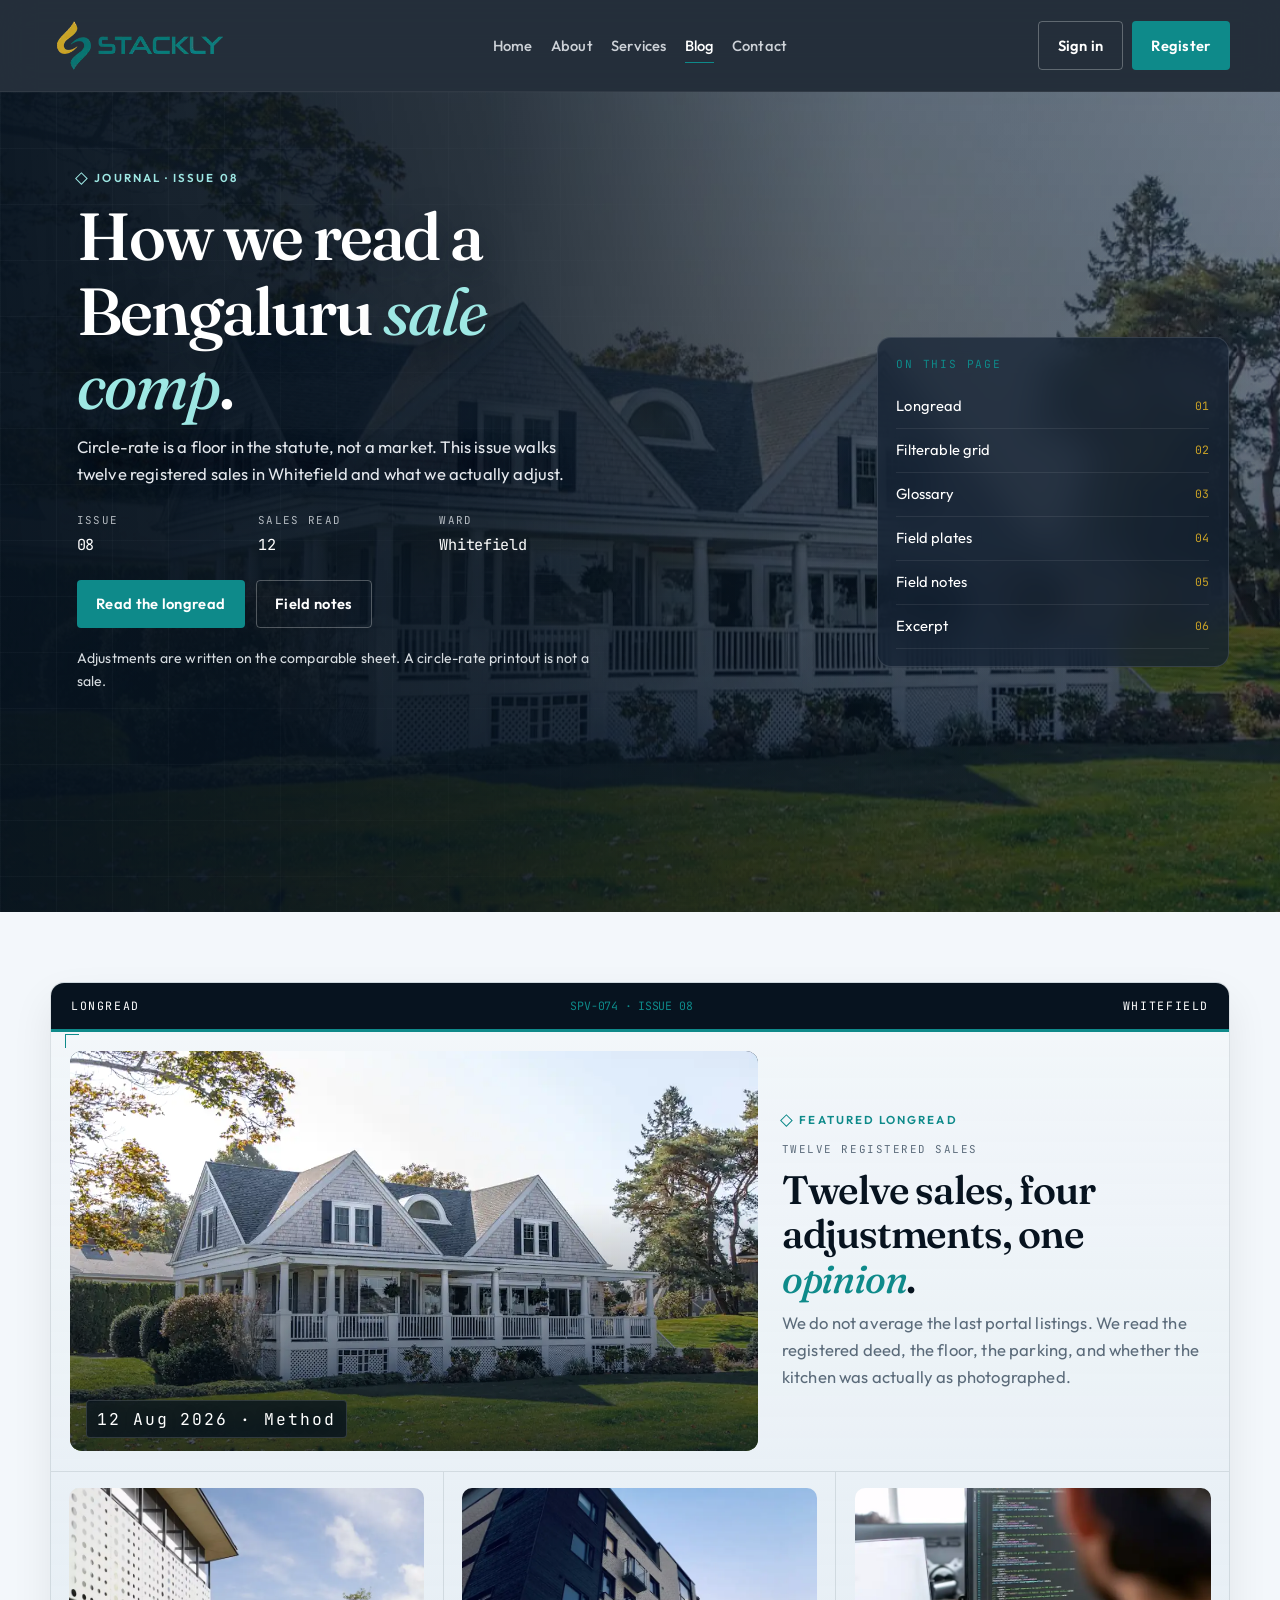
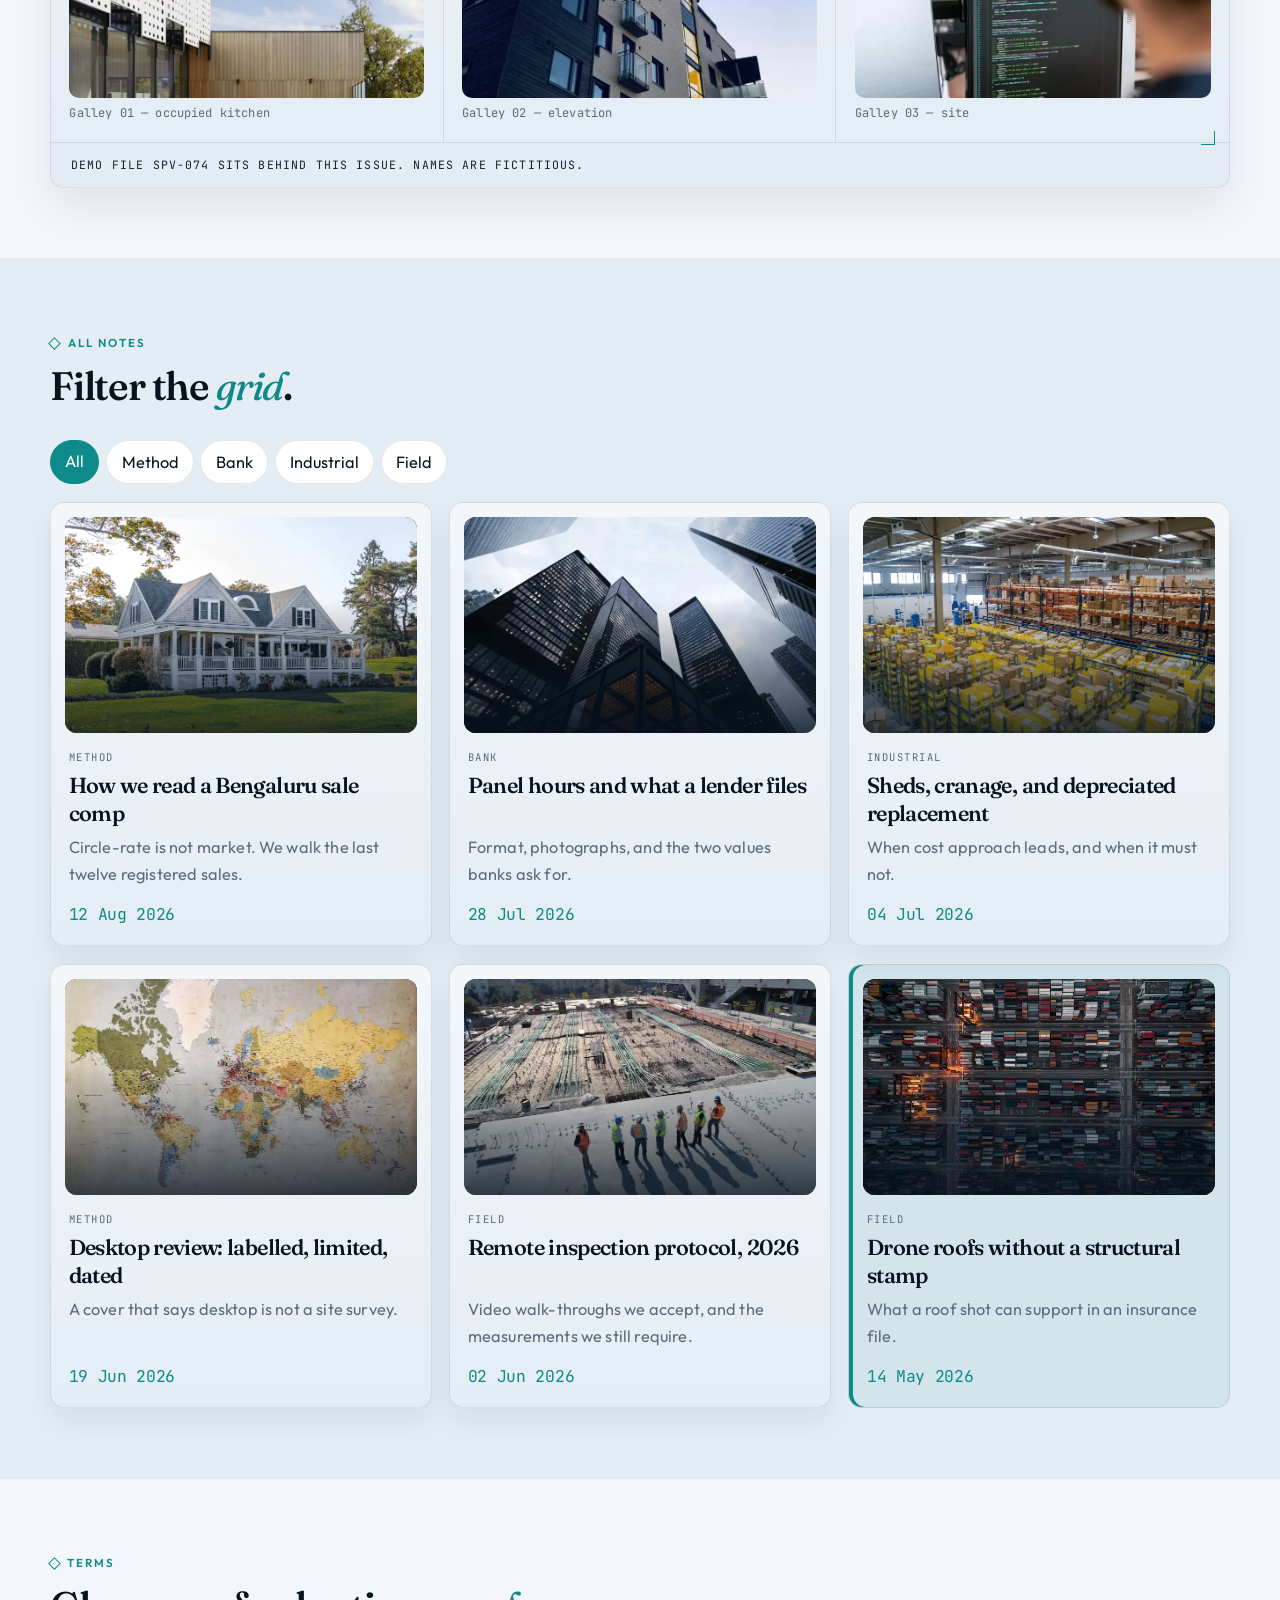
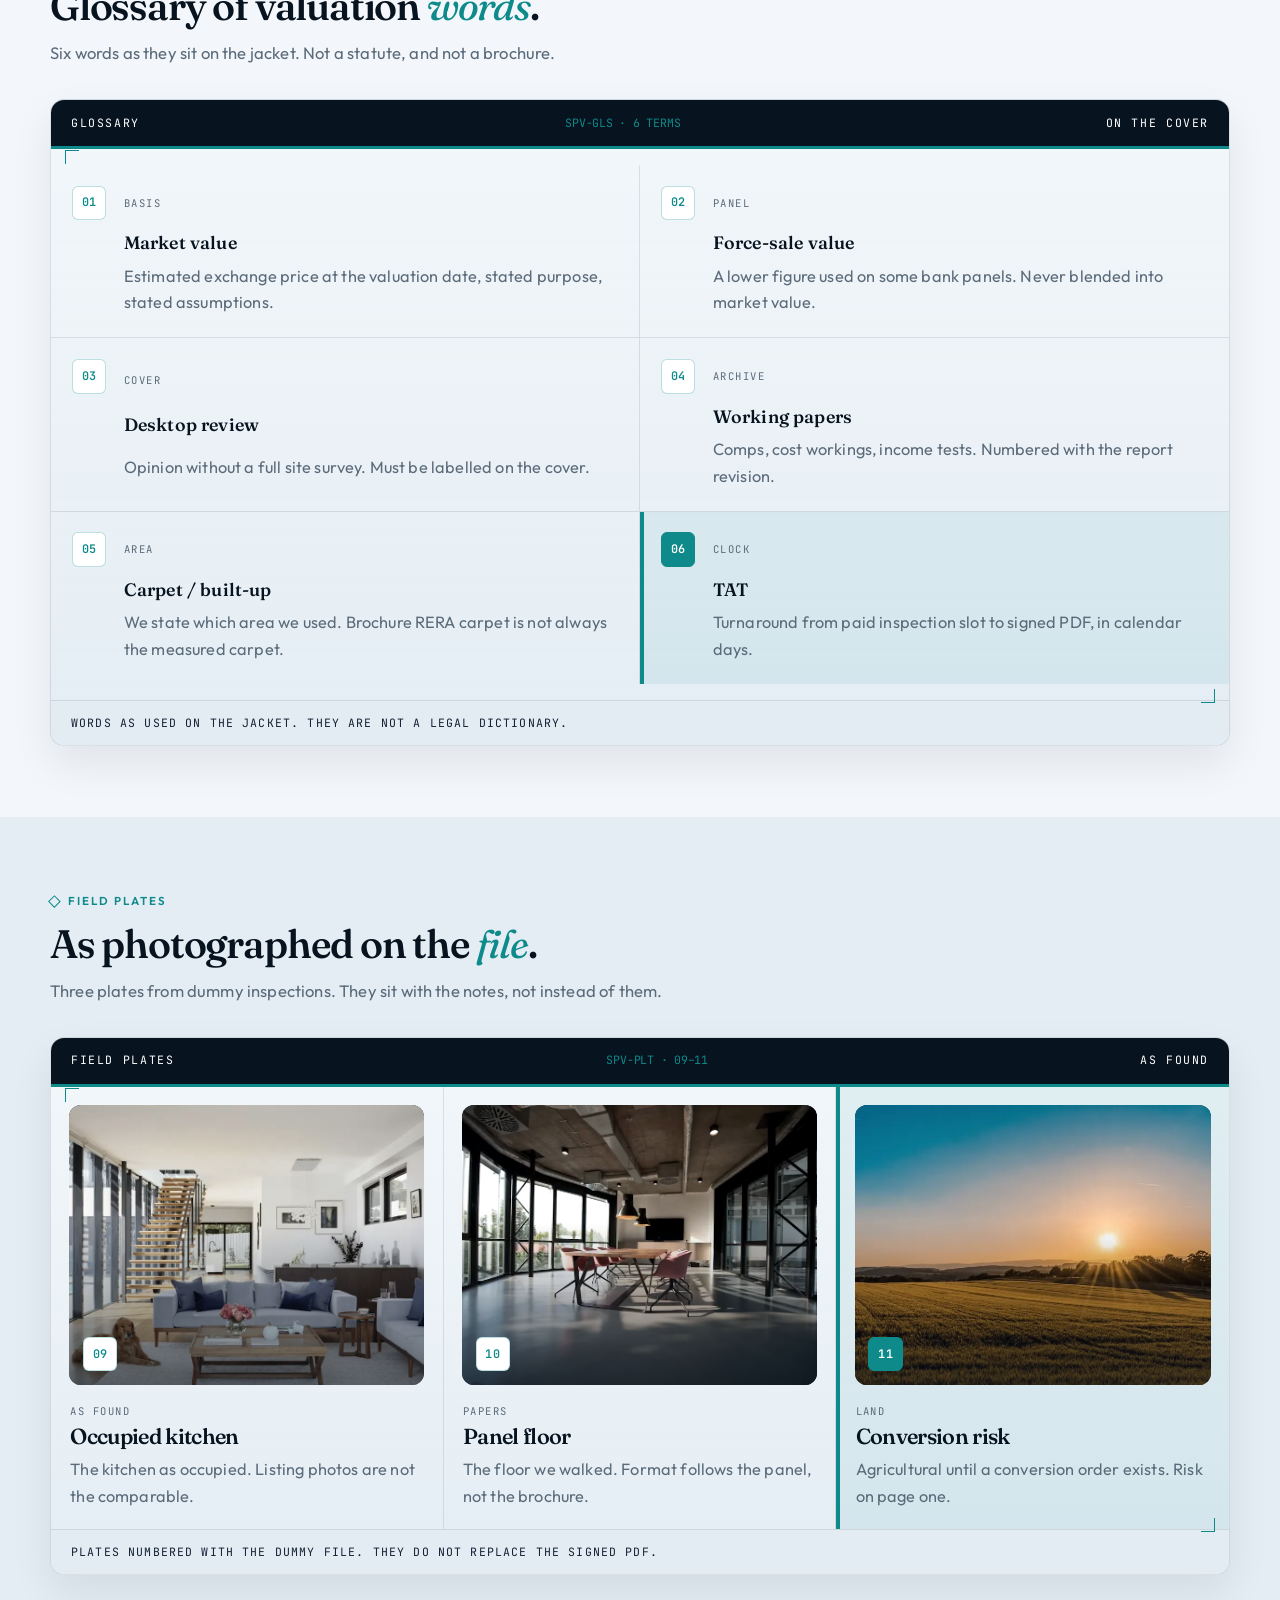
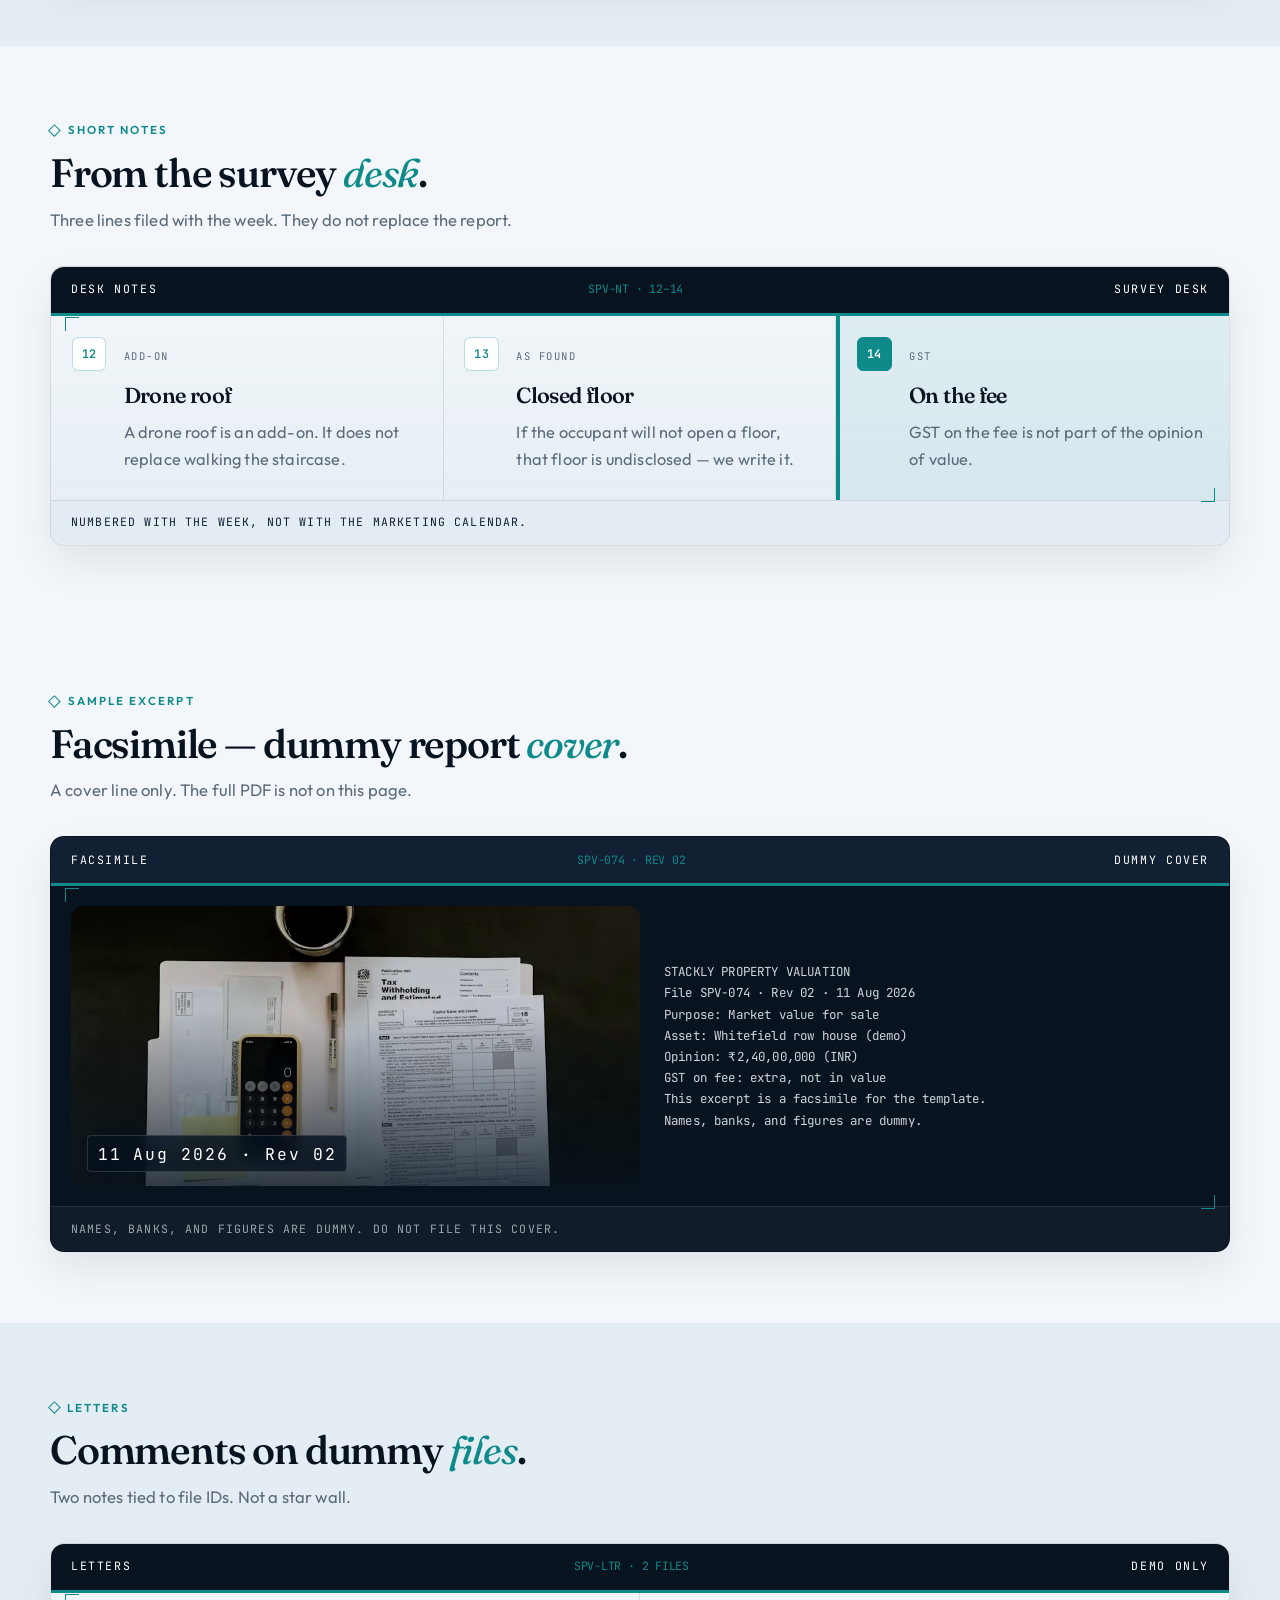
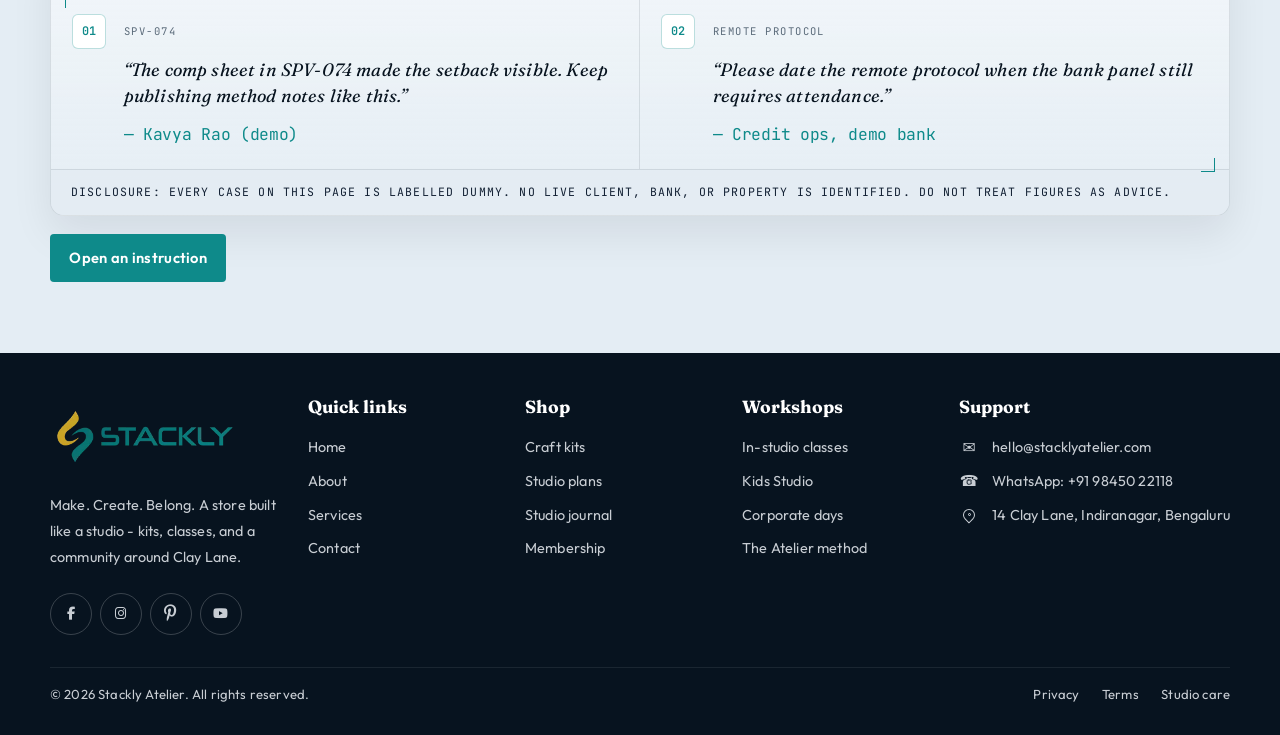
<file: blog.html>
<!doctype html>
<html lang="en-IN">
  <head>
    <meta charset="utf-8" />
    <meta name="viewport" content="width=device-width, initial-scale=1" />
    <title>Journal — Stackly Property Valuation</title>
    <meta
      name="description"
      content="Field notes, glossary, sample report excerpt, and dummy case files from Stackly Property Valuation, Bengaluru."
    />
    <link rel="icon" href="img/favicon.webp" type="image/webp" />
    <link rel="preconnect" href="https://fonts.googleapis.com" />
    <link rel="preconnect" href="https://fonts.gstatic.com" crossorigin />
    <link
      href="https://fonts.googleapis.com/css2?family=Fraunces:ital,opsz,wght@0,9..144,400;0,9..144,560;0,9..144,600;1,9..144,450;1,9..144,560&family=JetBrains+Mono:wght@400;500;600&family=Outfit:wght@400;500;600;700&display=swap"
      rel="stylesheet"
    />
    <link href="https://unpkg.com/aos@2.3.4/dist/aos.css" rel="stylesheet" />
    <link rel="stylesheet" href="Css/style.css?v=pre1" />
    <link
      rel="stylesheet"
      href="https://cdnjs.cloudflare.com/ajax/libs/font-awesome/6.5.2/css/all.min.css"
    />
    <link rel="stylesheet" href="Css/pages.css?v=vis2" />
    <link rel="stylesheet" href="Css/responsive.css?v=hero3" />
  </head>
  <body>
    <a class="skip-link" href="#main">Skip to survey</a>
    <div
      class="preloader"
      id="preloader"
      role="status"
      aria-live="polite"
      aria-label="Opening the survey desk"
    >
      <div class="preloader-grid" aria-hidden="true"></div>
      <div class="preloader-plate">
        <span class="preloader-crop is-tl" aria-hidden="true"></span>
        <span class="preloader-crop is-tr" aria-hidden="true"></span>
        <span class="preloader-crop is-bl" aria-hidden="true"></span>
        <span class="preloader-crop is-br" aria-hidden="true"></span>
        <p class="kicker">Stackly Valuation</p>
        <div class="preloader-sight" aria-hidden="true">
          <span class="sight-ring"></span>
          <span class="sight-cross"></span>
        </div>
        <p class="preloader-word" data-pre-word>Measure</p>
        <div class="meter" aria-hidden="true"><span></span></div>
        <div class="meter-row">
          <span data-meter>00</span>
          <span data-pre-stage>Opening desk</span>
          <span>Bengaluru</span>
        </div>
      </div>
    </div>
    <header class="site-header" id="site-header">
      <div class="header-inner">
        <a class="mark" href="index.html" aria-label="Home"
          ><img
            src="img/stackly-pv.webp"
            alt="Stackly Property Valuation"
            width="180"
            height="51"
        /></a>
        <nav class="nav" aria-label="Primary">
          <a class="nav-link" href="index.html">Home</a>
          <a class="nav-link" href="about.html">About</a>
          <a class="nav-link" href="services.html">Services</a>
          <a class="nav-link" href="blog.html" aria-current="page">Blog</a>
          <a class="nav-link" href="contact.html">Contact</a>
        </nav>
        <div class="header-actions">
          <a class="btn btn-ghost" href="login.html">Sign in</a>
          <a class="btn" href="register.html">Register</a>
          <button
            class="nav-toggle"
            type="button"
            aria-label="Open menu"
            aria-expanded="false"
            aria-controls="drawer"
          >
            <span></span><span></span><span></span>
          </button>
        </div>
      </div>
    </header>
    <div class="drawer" id="drawer" aria-hidden="true">
      <nav aria-label="Mobile">
        <a href="index.html">Home</a><a href="about.html">About</a
        ><a href="services.html">Services</a
        ><a href="blog.html" aria-current="page">Blog</a
        ><a href="contact.html">Contact</a>
      </nav>
      <div class="drawer-actions">
        <a class="btn btn-ghost" href="login.html">Sign in</a>
        <a class="btn" href="register.html">Register</a>
      </div>
    </div>

    <main id="main">
      <section class="inner-hero" aria-labelledby="blog-hero">
        <div class="hero-media">
          <img
            src="img/blog-featured.webp"
            alt="Featured residential elevation for the journal issue"
            width="1200"
            height="800"
          />
        </div>
        <div class="hero-veil"></div>
        <div class="hero-grid" aria-hidden="true"></div>
        <div class="hero-copy">
          <p class="kicker">Journal · Issue 08</p>
          <h1 id="blog-hero">How we read a Bengaluru <em>sale comp</em>.</h1>
          <p class="lead">
            Circle-rate is a floor in the statute, not a market. This issue
            walks twelve registered sales in Whitefield and what we actually
            adjust.
          </p>
          <dl class="hero-facts">
            <div>
              <dt>Issue</dt>
              <dd class="num">08</dd>
            </div>
            <div>
              <dt>Sales read</dt>
              <dd class="num">12</dd>
            </div>
            <div>
              <dt>Ward</dt>
              <dd class="num">Whitefield</dd>
            </div>
          </dl>
          <div class="cta-row">
            <a class="btn" href="404.html">Read the longread</a>
            <a class="btn btn-ghost" href="404.html">Field notes</a>
          </div>
          <p class="hero-meta">
            Adjustments are written on the comparable sheet. A circle-rate
            printout is not a sale.
          </p>
        </div>
        <nav class="door-nav" aria-label="On this page">
          <p>On this page</p>
          <a href="404.html">Longread <span>01</span></a>
          <a href="404.html">Filterable grid <span>02</span></a>
          <a href="404.html">Glossary <span>03</span></a>
          <a href="404.html">Field plates <span>04</span></a>
          <a href="404.html">Field notes <span>05</span></a>
          <a href="404.html">Excerpt <span>06</span></a>
        </nav>
      </section>

      <section class="band" id="featured" aria-labelledby="feat-title">
        <div class="wrap">
          <div class="feat-folio" data-aos="fade-up">
            <header class="feat-spine">
              <span>Longread</span>
              <span class="file-id">SPV-074 · Issue 08</span>
              <span>Whitefield</span>
            </header>
            <div class="featured-cover">
              <figure>
                <img
                  src="img/blog-featured.webp"
                  alt="Whitefield row house used in the featured longread"
                  width="1200"
                  height="800"
                  loading="lazy"
                />
                <p class="file-id">12 Aug 2026 · Method</p>
              </figure>
              <div class="feat-copy">
                <p class="kicker">Featured longread</p>
                <p class="feat-tag">Twelve registered sales</p>
                <h2 id="feat-title">
                  Twelve sales, four adjustments, one <em>opinion</em>.
                </h2>
                <p class="lead">
                  We do not average the last portal listings. We read the
                  registered deed, the floor, the parking, and whether the
                  kitchen was actually as photographed.
                </p>
              </div>
            </div>
            <div class="galley">
              <figure>
                <img
                  src="img/galley-01.webp"
                  alt="Interior photograph from the galley"
                  width="800"
                  height="500"
                  loading="lazy"
                />
                <figcaption>Galley 01 — occupied kitchen</figcaption>
              </figure>
              <figure>
                <img
                  src="img/galley-02.webp"
                  alt="Apartment elevation"
                  width="800"
                  height="500"
                  loading="lazy"
                />
                <figcaption>Galley 02 — elevation</figcaption>
              </figure>
              <figure>
                <img
                  src="img/galley-03.webp"
                  alt="Site inspection"
                  width="800"
                  height="500"
                  loading="lazy"
                />
                <figcaption>Galley 03 — site</figcaption>
              </figure>
            </div>
            <p class="feat-foot">
              Demo file SPV-074 sits behind this issue. Names are fictitious.
            </p>
          </div>
        </div>
      </section>

      <section class="band band-fog" id="grid" aria-labelledby="grid-title">
        <div class="wrap">
          <div class="section-head" data-aos="fade-up">
            <p class="kicker">All notes</p>
            <h2 id="grid-title">Filter the <em>grid</em>.</h2>
          </div>
          <div class="filter-bar" data-filter data-aos="fade-up">
            <button type="button" class="is-on" data-cat="all">All</button>
            <button type="button" data-cat="Method">Method</button>
            <button type="button" data-cat="Bank">Bank</button>
            <button type="button" data-cat="Industrial">Industrial</button>
            <button type="button" data-cat="Field">Field</button>
          </div>
          <div class="article-grid">
            <article
              class="article-card"
              data-article="Method"
              data-aos="fade-up"
            >
              <figure>
                <img
                  src="img/article-01.webp"
                  alt="Whitefield row house used as a sale comparable"
                  width="800"
                  height="500"
                  loading="lazy"
                />
              </figure>
              <div class="body">
                <p class="art-tag">Method</p>
                <h3>How we read a Bengaluru sale comp</h3>
                <p>
                  Circle-rate is not market. We walk the last twelve registered
                  sales.
                </p>
                <p class="file-id">12 Aug 2026</p>
              </div>
            </article>
            <article
              class="article-card"
              data-article="Bank"
              data-aos="fade-up"
              data-aos-delay="80"
            >
              <figure>
                <img
                  src="img/article-02.webp"
                  alt="Bank-panel file on a commercial floor"
                  width="800"
                  height="500"
                  loading="lazy"
                />
              </figure>
              <div class="body">
                <p class="art-tag">Bank</p>
                <h3>Panel hours and what a lender files</h3>
                <p>Format, photographs, and the two values banks ask for.</p>
                <p class="file-id">28 Jul 2026</p>
              </div>
            </article>
            <article
              class="article-card"
              data-article="Industrial"
              data-aos="fade-up"
              data-aos-delay="100"
            >
              <figure>
                <img
                  src="img/article-03.webp"
                  alt="Industrial shed on a cost-approach file"
                  width="800"
                  height="500"
                  loading="lazy"
                />
              </figure>
              <div class="body">
                <p class="art-tag">Industrial</p>
                <h3>Sheds, cranage, and depreciated replacement</h3>
                <p>When cost approach leads, and when it must not.</p>
                <p class="file-id">04 Jul 2026</p>
              </div>
            </article>
            <article
              class="article-card"
              data-article="Method"
              data-aos="fade-up"
            >
              <figure>
                <img
                  src="img/article-04.webp"
                  alt="Desktop review labelled on the cover"
                  width="800"
                  height="500"
                  loading="lazy"
                />
              </figure>
              <div class="body">
                <p class="art-tag">Method</p>
                <h3>Desktop review: labelled, limited, dated</h3>
                <p>A cover that says desktop is not a site survey.</p>
                <p class="file-id">19 Jun 2026</p>
              </div>
            </article>
            <article
              class="article-card"
              data-article="Field"
              data-aos="fade-up"
              data-aos-delay="80"
            >
              <figure>
                <img
                  src="img/article-05.webp"
                  alt="Remote inspection protocol on a video walk-through"
                  width="800"
                  height="500"
                  loading="lazy"
                />
              </figure>
              <div class="body">
                <p class="art-tag">Field</p>
                <h3>Remote inspection protocol, 2026</h3>
                <p>
                  Video walk-throughs we accept, and the measurements we still
                  require.
                </p>
                <p class="file-id">02 Jun 2026</p>
              </div>
            </article>
            <article
              class="article-card is-filed"
              data-article="Field"
              data-aos="fade-up"
              data-aos-delay="100"
            >
              <figure>
                <img
                  src="img/article-06.webp"
                  alt="Drone roof photograph on an insurance file"
                  width="800"
                  height="500"
                  loading="lazy"
                />
              </figure>
              <div class="body">
                <p class="art-tag">Field</p>
                <h3>Drone roofs without a structural stamp</h3>
                <p>What a roof shot can support in an insurance file.</p>
                <p class="file-id">14 May 2026</p>
              </div>
            </article>
          </div>
        </div>
      </section>

      <section class="band" id="glossary" aria-labelledby="gloss-title">
        <div class="wrap">
          <div class="section-head" data-aos="fade-up">
            <p class="kicker">Terms</p>
            <h2 id="gloss-title">Glossary of valuation <em>words</em>.</h2>
            <p class="lead">
              Six words as they sit on the jacket. Not a statute, and not a
              brochure.
            </p>
          </div>
          <div class="jr-folio" data-aos="fade-up">
            <header class="jr-spine">
              <span>Glossary</span>
              <span class="file-id">SPV-GLS · 6 terms</span>
              <span>On the cover</span>
            </header>
            <dl class="glossary">
              <div>
                <span class="n">01</span>
                <p class="gloss-tag">Basis</p>
                <dt>Market value</dt>
                <dd>
                  Estimated exchange price at the valuation date, stated
                  purpose, stated assumptions.
                </dd>
              </div>
              <div>
                <span class="n">02</span>
                <p class="gloss-tag">Panel</p>
                <dt>Force-sale value</dt>
                <dd>
                  A lower figure used on some bank panels. Never blended into
                  market value.
                </dd>
              </div>
              <div>
                <span class="n">03</span>
                <p class="gloss-tag">Cover</p>
                <dt>Desktop review</dt>
                <dd>
                  Opinion without a full site survey. Must be labelled on the
                  cover.
                </dd>
              </div>
              <div>
                <span class="n">04</span>
                <p class="gloss-tag">Archive</p>
                <dt>Working papers</dt>
                <dd>
                  Comps, cost workings, income tests. Numbered with the report
                  revision.
                </dd>
              </div>
              <div>
                <span class="n">05</span>
                <p class="gloss-tag">Area</p>
                <dt>Carpet / built-up</dt>
                <dd>
                  We state which area we used. Brochure RERA carpet is not
                  always the measured carpet.
                </dd>
              </div>
              <div class="is-filed">
                <span class="n">06</span>
                <p class="gloss-tag">Clock</p>
                <dt>TAT</dt>
                <dd>
                  Turnaround from paid inspection slot to signed PDF, in
                  calendar days.
                </dd>
              </div>
            </dl>
            <p class="jr-foot">
              Words as used on the jacket. They are not a legal dictionary.
            </p>
          </div>
        </div>
      </section>

      <section class="band band-fog" id="plates" aria-labelledby="plates-title">
        <div class="wrap">
          <div class="section-head" data-aos="fade-up">
            <p class="kicker">Field plates</p>
            <h2 id="plates-title">As photographed on the <em>file</em>.</h2>
            <p class="lead">
              Three plates from dummy inspections. They sit with the notes, not
              instead of them.
            </p>
          </div>
          <div class="jr-folio" data-aos="fade-up">
            <header class="jr-spine">
              <span>Field plates</span>
              <span class="file-id">SPV-PLT · 09–11</span>
              <span>As found</span>
            </header>
            <div class="plates">
              <article>
                <figure>
                  <img
                    src="img/journal-01.webp"
                    alt="Occupied kitchen used as a residential comparable"
                    width="900"
                    height="600"
                    loading="lazy"
                  />
                  <p class="file-id">09</p>
                </figure>
                <div class="body">
                  <p class="plate-tag">As found</p>
                  <h3>Occupied kitchen</h3>
                  <p>
                    The kitchen as occupied. Listing photos are not the
                    comparable.
                  </p>
                </div>
              </article>
              <article>
                <figure>
                  <img
                    src="img/journal-02.webp"
                    alt="Commercial office interior on a bank-panel file"
                    width="900"
                    height="600"
                    loading="lazy"
                  />
                  <p class="file-id">10</p>
                </figure>
                <div class="body">
                  <p class="plate-tag">Papers</p>
                  <h3>Panel floor</h3>
                  <p>
                    The floor we walked. Format follows the panel, not the
                    brochure.
                  </p>
                </div>
              </article>
              <article class="is-filed">
                <figure>
                  <img
                    src="img/journal-03.webp"
                    alt="Agricultural land on the Mysuru road"
                    width="900"
                    height="600"
                    loading="lazy"
                  />
                  <p class="file-id">11</p>
                </figure>
                <div class="body">
                  <p class="plate-tag">Land</p>
                  <h3>Conversion risk</h3>
                  <p>
                    Agricultural until a conversion order exists. Risk on page
                    one.
                  </p>
                </div>
              </article>
            </div>
            <p class="jr-foot">
              Plates numbered with the dummy file. They do not replace the
              signed PDF.
            </p>
          </div>
        </div>
      </section>

      <section class="band" id="notes" aria-labelledby="notes-title">
        <div class="wrap">
          <div class="section-head" data-aos="fade-up">
            <p class="kicker">Short notes</p>
            <h2 id="notes-title">From the survey <em>desk</em>.</h2>
            <p class="lead">
              Three lines filed with the week. They do not replace the report.
            </p>
          </div>
          <div class="jr-folio" data-aos="fade-up">
            <header class="jr-spine">
              <span>Desk notes</span>
              <span class="file-id">SPV-NT · 12–14</span>
              <span>Survey desk</span>
            </header>
            <div class="notes">
              <article class="note-row">
                <span class="n">12</span>
                <p class="note-tag">Add-on</p>
                <h3>Drone roof</h3>
                <p>
                  A drone roof is an add-on. It does not replace walking the
                  staircase.
                </p>
              </article>
              <article class="note-row">
                <span class="n">13</span>
                <p class="note-tag">As found</p>
                <h3>Closed floor</h3>
                <p>
                  If the occupant will not open a floor, that floor is
                  undisclosed — we write it.
                </p>
              </article>
              <article class="note-row is-filed">
                <span class="n">14</span>
                <p class="note-tag">GST</p>
                <h3>On the fee</h3>
                <p>GST on the fee is not part of the opinion of value.</p>
              </article>
            </div>
            <p class="jr-foot">
              Numbered with the week, not with the marketing calendar.
            </p>
          </div>
        </div>
      </section>

      <section class="band" id="facsimile" aria-labelledby="fac-title">
        <div class="wrap">
          <div class="section-head" data-aos="fade-up">
            <p class="kicker">Sample excerpt</p>
            <h2 id="fac-title">Facsimile — dummy report <em>cover</em>.</h2>
            <p class="lead">
              A cover line only. The full PDF is not on this page.
            </p>
          </div>
          <div class="jr-folio is-ink" data-aos="fade-up">
            <header class="jr-spine">
              <span>Facsimile</span>
              <span class="file-id">SPV-074 · Rev 02</span>
              <span>Dummy cover</span>
            </header>
            <div class="facsimile">
              <figure>
                <img
                  src="img/facsimile.webp"
                  alt="Valuation papers on a desk"
                  width="900"
                  height="600"
                  loading="lazy"
                />
                <p class="file-id">11 Aug 2026 · Rev 02</p>
              </figure>
              <pre>
STACKLY PROPERTY VALUATION
File SPV-074 · Rev 02 · 11 Aug 2026
Purpose: Market value for sale
Asset: Whitefield row house (demo)
Opinion: ₹2,40,00,000 (INR)
GST on fee: extra, not in value
This excerpt is a facsimile for the template.
Names, banks, and figures are dummy.</pre
              >
            </div>
            <p class="jr-foot">
              Names, banks, and figures are dummy. Do not file this cover.
            </p>
          </div>
        </div>
      </section>

      <section class="band band-fog" aria-labelledby="letters-title">
        <div class="wrap">
          <div class="section-head" data-aos="fade-up">
            <p class="kicker">Letters</p>
            <h2 id="letters-title">Comments on dummy <em>files</em>.</h2>
            <p class="lead">Two notes tied to file IDs. Not a star wall.</p>
          </div>
          <div class="jr-folio" data-aos="fade-up">
            <header class="jr-spine">
              <span>Letters</span>
              <span class="file-id">SPV-LTR · 2 files</span>
              <span>Demo only</span>
            </header>
            <div class="letters">
              <article class="letter">
                <span class="n">01</span>
                <p class="letter-tag">SPV-074</p>
                <p>
                  “The comp sheet in SPV-074 made the setback visible. Keep
                  publishing method notes like this.”
                </p>
                <p class="file-id">— Kavya Rao (demo)</p>
              </article>
              <article class="letter">
                <span class="n">02</span>
                <p class="letter-tag">Remote protocol</p>
                <p>
                  “Please date the remote protocol when the bank panel still
                  requires attendance.”
                </p>
                <p class="file-id">— Credit ops, demo bank</p>
              </article>
            </div>
            <p class="jr-foot">
              Disclosure: every case on this page is labelled dummy. No live
              client, bank, or property is identified. Do not treat figures as
              advice.
            </p>
          </div>
          <p class="jr-cta" data-aos="fade-up">
            <a class="btn" href="404.html">Open an instruction</a>
          </p>
        </div>
      </section>
    </main>

    <footer class="site-footer">
      <div class="wrap foot-grid">
        <div class="foot-brand">
          <img
            src="img/stackly-pv.webp"
            alt="Stackly Property Valuation"
            width="210"
            height="59"
          />
          <p>
            Make. Create. Belong. A store built like a studio - kits, classes,
            and a community around Clay Lane.
          </p>
          <div class="foot-socials">
            <a href="404.html" aria-label="Facebook"
              ><i class="fa-brands fa-facebook-f" aria-hidden="true"></i></a
            ><a href="404.html" aria-label="Instagram"
              ><i class="fa-brands fa-instagram" aria-hidden="true"></i></a
            ><a href="404.html" aria-label="Pinterest"
              ><i class="fa-brands fa-pinterest-p" aria-hidden="true"></i></a
            ><a href="404.html" aria-label="YouTube"
              ><i class="fa-brands fa-youtube" aria-hidden="true"></i
            ></a>
          </div>
        </div>
        <div>
          <h3>Quick links</h3>
          <ul>
            <li><a href="index.html">Home</a></li>
            <li><a href="about.html">About</a></li>
            <li><a href="services.html">Services</a></li>
            <li><a href="contact.html">Contact</a></li>
          </ul>
        </div>
        <div>
          <h3>Shop</h3>
          <ul>
            <li><a href="404.html">Craft kits</a></li>
            <li><a href="404.html">Studio plans</a></li>
            <li><a href="404.html">Studio journal</a></li>
            <li><a href="404.html">Membership</a></li>
          </ul>
        </div>
        <div>
          <h3>Workshops</h3>
          <ul>
            <li><a href="404.html">In-studio classes</a></li>
            <li><a href="404.html">Kids Studio</a></li>
            <li><a href="404.html">Corporate days</a></li>
            <li><a href="404.html">The Atelier method</a></li>
          </ul>
        </div>
        <div>
          <h3>Support</h3>
          <ul class="contact-list">
            <li>
              <span class="contact-icon mail" aria-hidden="true"></span
              ><a href="404.html"
                >hello@stacklyatelier.com</a
              >
            </li>
            <li>
              <span class="contact-icon phone" aria-hidden="true"></span
              ><a href="404.html">WhatsApp: +91 98450 22118</a>
            </li>
            <li>
              <span class="contact-icon pin" aria-hidden="true"></span
              ><span><a href="404.html">14 Clay Lane, Indiranagar, Bengaluru</a></span>
            </li>
          </ul>
        </div>
      </div>
      <div class="wrap foot-base">
        <p>© <span id="y">2026</span> Stackly Atelier. All rights reserved.</p>
        <div class="footer-legal">
          <a href="404.html">Privacy</a>
          <a href="404.html">Terms</a
          ><a href="404.html">Studio care</a>
        </div>
      </div>
    </footer>

    <div class="toast" id="toast" role="status"></div>
    <script src="https://unpkg.com/aos@2.3.4/dist/aos.js"></script>
    <script src="Js/data.js"></script>
    <script src="Js/main.js?v=pre1"></script>
  </body>
</html>
</file>
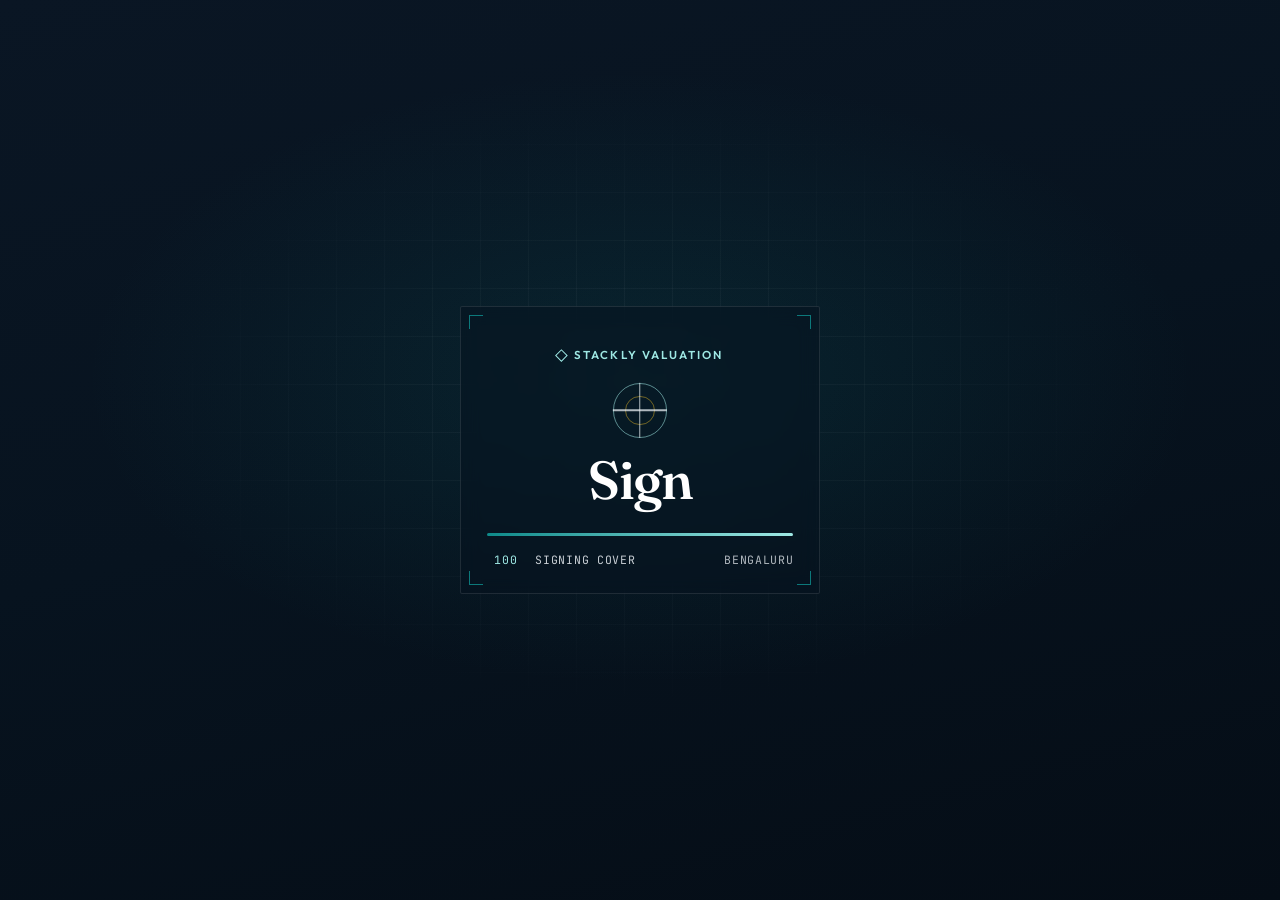
<file: client-dashboard.html>
<!DOCTYPE html>
<html lang="en-IN">
<head>
  <meta charset="utf-8">
  <meta name="viewport" content="width=device-width, initial-scale=1">
  <title>Client file — Stackly Property Valuation</title>
  <link rel="icon" href="img/favicon.webp" type="image/webp">
  <link rel="preconnect" href="https://fonts.googleapis.com">
  <link rel="preconnect" href="https://fonts.gstatic.com" crossorigin>
  <link href="https://fonts.googleapis.com/css2?family=Fraunces:ital,opsz,wght@0,9..144,400;0,9..144,560&family=JetBrains+Mono:wght@400;500&family=Outfit:wght@400;500;600&display=swap" rel="stylesheet">
  <link rel="stylesheet" href="Css/style.css?v=pre1">
  <link rel="stylesheet" href="Css/dashboard.css?v=dash7">
  <link rel="stylesheet" href="Css/responsive.css?v=dash7">
</head>
<body class="dash" data-role="client">
  <div class="dash-scrim"></div>
  <div class="dash-shell">
    <aside class="dash-side">
      <a class="mark" href="client-dashboard.html"><img src="img/stackly-pv.webp" alt="Stackly Property Valuation" width="160" height="45"></a>
      <nav class="side-nav" aria-label="Client">
        <button type="button" class="is-on" data-panel="overview">Overview</button>
        <button type="button" data-panel="file">File</button>
        <button type="button" data-panel="docs">Documents</button>
        <button type="button" data-panel="drafts">Working papers</button>
        <button type="button" data-panel="invoices">Invoices</button>
        <button type="button" data-panel="messages">Messages</button>
        <button type="button" data-panel="tasks">Tasks</button>
        <button type="button" data-panel="settings">Settings</button>
      </nav>
      <div class="side-foot">
        <button class="btn dash-logout" type="button" data-logout>Logout</button>
        <button class="btn btn-ghost" type="button" data-side-close>Close menu</button>
      </div>
    </aside>
    <div class="dash-main">
      <header class="dash-top">
        <button class="dash-burger" type="button" aria-label="Open menu">☰</button>
        <h1 data-panel-title>Overview</h1>
        <div class="dash-top-actions">
          <div class="who" data-who>
            <span class="who-mark" data-who-initials></span>
            <span class="who-copy">
              <strong data-who-name></strong>
              <em data-who-mail></em>
            </span>
          </div>
          <button class="btn btn-ghost" type="button" data-logout>Logout</button>
        </div>
      </header>
      <div class="dash-panels">
        <section class="panel is-on" id="panel-overview">
          <header class="panel-head">
            <p class="kicker">SPV-086 · week 7</p>
            <h2>Koramangala duplex is live</h2>
            <p class="lead">Site photographs are in. Working papers are open. The next client action is the parking deed scan — Rev 01 will not issue without it.</p>
          </header>
          <div class="stat-grid">
            <article class="stat"><p class="lbl">Live file</p><p class="n file-id">SPV-086</p></article>
            <article class="stat"><p class="lbl">Fee (ex-GST)</p><p class="n">₹62,000</p></article>
            <article class="stat"><p class="lbl">Week</p><p class="n">7 / 11</p></article>
            <article class="stat"><p class="lbl">Revisions left</p><p class="n">2</p></article>
          </div>
          <div class="now-next">
            <article class="now-card">
              <img src="img/rail-04.webp" alt="Koramangala duplex on the live file" width="800" height="500">
              <div class="body">
                <p class="kicker">Now</p>
                <h2>Koramangala duplex — site complete</h2>
                <p>24 photographs logged. Occupied. Parking deed still required before the comparable sheet can close.</p>
              </div>
            </article>
            <article class="next-card">
              <p class="kicker">Next inspection</p>
              <h2>None booked</h2>
              <p>Residential starting line ₹45,000 + GST if you open a second file. Remote slot available Thu 18 Sep 2026, 11:00 IST.</p>
              <a class="btn" href="404.html">Instruct another</a>
            </article>
          </div>
          <div class="note-grid">
            <article class="note-card">
              <h3>Hold on the file</h3>
              <p>Parking bay is shown on the floor plan but not on the registered deed. Upload a scan under Documents. Survey desk will not start Rev 01 until it is in.</p>
            </article>
            <article class="note-card">
              <h3>Fee this week</h3>
              <p>Retainer INV-086-A is paid. Balance INV-086-B issues with the signed report. Confirm GSTIN under Settings if the firm name on the invoice must change.</p>
            </article>
          </div>
          <div class="dash-timeline">
            <article class="tl-row">
              <span class="when">12 Sep</span>
              <div><h3>Parking deed chase</h3><p>Survey desk marked the file Halt until the scan is received.</p></div>
              <span class="badge badge-halt">Due</span>
            </article>
            <article class="tl-row">
              <span class="when">10 Sep</span>
              <div><h3>Site photographs filed</h3><p>24 frames. Re-take not required. Occupied kitchen and rear elevation used as comps.</p></div>
              <span class="badge badge-filed">Filed</span>
            </article>
            <article class="tl-row">
              <span class="when">04 Sep</span>
              <div><h3>Inspection complete</h3><p>Rahul Deshpande on site 09:40–12:15 IST. Measured 186 m² built-up.</p></div>
              <span class="badge badge-live">Live</span>
            </article>
            <article class="tl-row">
              <span class="when">22 Aug</span>
              <div><h3>Instruction accepted</h3><p>Mortgage · bank panel. Market value and force-sale as at inspection date.</p></div>
              <span class="badge">Open</span>
            </article>
          </div>
        </section>

        <section class="panel" id="panel-file">
          <header class="panel-head">
            <p class="kicker">Instruction · mortgage</p>
            <h2>File SPV-086</h2>
            <p class="lead">Market value and force-sale value as at the inspection date. Occupied. This is not a structural certificate and not a title opinion.</p>
          </header>
          <div class="file-meta">
            <article><p class="lbl">Instruction</p><p class="n">Mortgage · bank panel</p></article>
            <article><p class="lbl">Fee</p><p class="n">₹62,000 + GST</p></article>
            <article><p class="lbl">Weeks</p><p class="n">7 of 11</p></article>
            <article><p class="lbl">Revisions left</p><p class="n">2</p></article>
          </div>
          <div class="note-grid">
            <article class="note-card">
              <h3>Asset</h3>
              <ul>
                <li>Koramangala 4th Block, Bengaluru 560034</li>
                <li>Independent duplex · 186 m² built-up</li>
                <li>Plot 2,400 sq ft · east facing</li>
                <li>Occupied by the instructing party</li>
              </ul>
            </article>
            <article class="note-card">
              <h3>Parties on the file</h3>
              <ul>
                <li>Instructing: Asha Menon</li>
                <li>Panel: demo private bank, MG Road</li>
                <li>Valuer: Rahul Deshpande</li>
                <li>Desk: Church Street, 09:30–18:00 IST</li>
              </ul>
            </article>
          </div>
          <div class="table-wrap" style="margin-top:1rem">
            <table class="dash">
              <thead><tr><th>Item</th><th>As instructed</th><th>As found</th></tr></thead>
              <tbody>
                <tr><td>Purpose</td><td>Mortgage security</td><td>Unchanged</td></tr>
                <tr><td>Interest</td><td>Freehold</td><td>Freehold · parking deed missing</td></tr>
                <tr><td>Tenure</td><td>Occupied</td><td>Occupied · kitchen in use</td></tr>
                <tr><td>Basis</td><td>Market + force-sale</td><td>Working papers open</td></tr>
              </tbody>
            </table>
          </div>
          <div class="photo-plate">
            <figure>
              <img src="img/file-live.webp" alt="Measured elevation of the duplex" width="800" height="500">
              <figcaption>Street elevation · 04 Sep</figcaption>
            </figure>
            <figure>
              <img src="img/journal-01.webp" alt="Occupied kitchen photographed on site" width="800" height="500">
              <figcaption>Kitchen · occupied</figcaption>
            </figure>
            <figure>
              <img src="img/process-02.webp" alt="Tape measure on the inspection" width="800" height="500">
              <figcaption>Measure log · 186 m²</figcaption>
            </figure>
          </div>
        </section>

        <section class="panel" id="panel-docs">
          <header class="panel-head">
            <p class="kicker">Client uploads</p>
            <h2>Documents on SPV-086</h2>
            <p class="lead">Dummy files only. Nothing leaves this browser. The parking deed is the open hold.</p>
          </header>
          <div class="docs">
            <article class="doc-row"><span>Title deed (dummy PDF)</span><span class="file-id">deed-086.pdf</span></article>
            <article class="doc-row"><span>Khata extract</span><span class="file-id">khata-086.pdf</span></article>
            <article class="doc-row"><span>Tax paid receipt 2025–26</span><span class="file-id">tax-086.pdf</span></article>
            <article class="doc-row"><span>Approved plan (copy)</span><span class="file-id">plan-086.pdf</span></article>
            <article class="doc-row"><span>Site photographs (24)</span><span class="file-id">SPV-086-photos</span></article>
            <article class="doc-row"><span>Parking deed scan</span><span class="badge badge-halt">Missing</span></article>
            <article class="doc-row"><span>Report PDF — not yet issued</span><span class="badge">Working</span></article>
          </div>
          <div class="note-grid">
            <article class="note-card">
              <h3>What we still need</h3>
              <p>Registered parking bay deed or a letter from the association confirming the bay number shown on the plan. JPEG or PDF, under 12 MB.</p>
            </article>
            <article class="note-card">
              <h3>Issued later</h3>
              <p>The signed report, IBBI archive pack and bank covering letter appear here after issue. They are not available while the file is in working papers.</p>
            </article>
          </div>
          <div class="cta-row">
            <button class="btn" type="button" data-go-404>Mark deed as sent</button>
            <a class="btn btn-ghost" href="404.html">Write the desk</a>
          </div>
        </section>

        <section class="panel" id="panel-drafts">
          <header class="panel-head">
            <p class="kicker">Working papers</p>
            <h2>Drafts before issue</h2>
            <p class="lead">These are internal sheets. They are not the report. Two client revisions remain after Rev 01 issues.</p>
          </header>
          <div class="docs">
            <article class="doc-row"><span>Rev 00 — site notes</span><span class="file-id">WP-086-00</span></article>
            <article class="doc-row"><span>Measure log · 186 m²</span><span class="file-id">WP-086-measure</span></article>
            <article class="doc-row"><span>Comp sheet — Whitefield / Koramangala</span><span class="file-id">WP-086-comps</span></article>
            <article class="doc-row"><span>Force-sale working</span><span class="file-id">WP-086-fs</span></article>
            <article class="doc-row"><span>Photograph index (24)</span><span class="file-id">WP-086-pix</span></article>
            <article class="doc-row"><span>Rev 01 — not started</span><span class="badge">Hold</span></article>
          </div>
          <div class="table-wrap" style="margin-top:1rem">
            <table class="dash">
              <thead><tr><th>Comparable</th><th>Distance</th><th>Date</th><th>INR / sq ft</th></tr></thead>
              <tbody>
                <tr><td>Whitefield row house</td><td>6.2 km</td><td>Jul 2026</td><td>11,400</td></tr>
                <tr><td>Koramangala apartment</td><td>0.8 km</td><td>Aug 2026</td><td>13,250</td></tr>
                <tr><td>Indiranagar bungalow</td><td>2.1 km</td><td>Jun 2026</td><td>14,100</td></tr>
              </tbody>
            </table>
          </div>
          <div class="note-grid">
            <article class="note-card">
              <h3>Method on this file</h3>
              <p>Sales comparison for the building. Land residual as a check. Force-sale is a discount to market, not a fire-sale listing price.</p>
            </article>
            <article class="note-card">
              <h3>What you will see</h3>
              <p>Rev 01 is the first client draft. Comments in writing within five working days. Two revisions are in the fee; a third is extra.</p>
            </article>
          </div>
        </section>

        <section class="panel" id="panel-invoices">
          <header class="panel-head">
            <p class="kicker">Fee · GST 18%</p>
            <h2>Invoices on this file</h2>
            <p class="lead">Retainer is paid. The balance invoice opens when the signed report issues. Demo figures only.</p>
          </header>
          <div class="stat-grid">
            <article class="stat"><p class="lbl">Fee ex-GST</p><p class="n">₹62,000</p></article>
            <article class="stat"><p class="lbl">GST 18%</p><p class="n">₹11,160</p></article>
            <article class="stat"><p class="lbl">Paid</p><p class="n">₹36,580</p></article>
            <article class="stat"><p class="lbl">Open</p><p class="n">₹36,580</p></article>
          </div>
          <div class="table-wrap">
            <table class="dash">
              <thead><tr><th>Invoice</th><th>Line</th><th>INR</th><th>GST</th><th>Status</th></tr></thead>
              <tbody>
                <tr><td class="file-id">INV-086-A</td><td>Inspection retainer</td><td>₹31,000</td><td>18%</td><td>Paid · 24 Aug</td></tr>
                <tr><td class="file-id">INV-086-B</td><td>Balance on issue</td><td>₹31,000</td><td>18%</td><td>Open</td></tr>
                <tr><td class="file-id">INV-086-T</td><td>Travel (Bengaluru local)</td><td>₹0</td><td>—</td><td>Included</td></tr>
              </tbody>
            </table>
          </div>
          <div class="note-grid">
            <article class="note-card">
              <h3>How the split works</h3>
              <p>Half on instruction, half on issue. GST at 18% on both. A third revision, extra travel, or a second asset is a new line, not a discount on this fee.</p>
            </article>
            <article class="note-card">
              <h3>GSTIN on the bill</h3>
              <p>If the invoice must go to a firm, put the GSTIN under Settings before INV-086-B issues. Changes after issue need a credit note.</p>
            </article>
          </div>
        </section>

        <section class="panel" id="panel-messages">
          <header class="panel-head">
            <p class="kicker">Survey desk</p>
            <h2>Messages</h2>
            <p class="lead">Scheduling and document chases only. This demo does not send mail.</p>
          </header>
          <div class="msg-list">
            <article class="msg"><span>Survey desk — parking deed still required before Rev 01.</span><span class="file-id">12 Sep</span></article>
            <article class="msg"><span>Slot held: photograph re-take not needed. Occupied kitchen used as a comparable.</span><span class="file-id">10 Sep</span></article>
            <article class="msg"><span>Rahul Deshpande — measure log closed at 186 m² built-up. Plot as per khata.</span><span class="file-id">04 Sep</span></article>
            <article class="msg"><span>Church Street — instruction accepted. Week 1 of 11 starts 24 Aug.</span><span class="file-id">22 Aug</span></article>
            <article class="msg"><span>Accounts — INV-086-A marked paid. Balance waits on issue.</span><span class="file-id">24 Aug</span></article>
          </div>
          <form class="compose" data-compose>
            <label>Write the desk
              <textarea name="note" placeholder="Parking deed will be uploaded by…"></textarea>
            </label>
            <button class="btn" type="submit">Send (demo)</button>
          </form>
        </section>

        <section class="panel" id="panel-tasks">
          <header class="panel-head">
            <p class="kicker">Your actions</p>
            <h2>Open tasks</h2>
            <p class="lead">Only client actions sit here. Survey-desk work stays on the admin book.</p>
          </header>
          <div class="task-list">
            <article class="task"><span>Upload parking deed scan</span><span class="badge badge-halt">Due 18 Sep</span></article>
            <article class="task"><span>Confirm GSTIN on invoice B</span><span class="badge">Open</span></article>
            <article class="task"><span>Confirm occupied status still true</span><span class="badge">Open</span></article>
            <article class="task"><span>Name the association contact for the bay</span><span class="badge">Open</span></article>
          </div>
          <h3 class="kicker" style="margin-top:1.4rem">Closed this file</h3>
          <div class="task-list" style="margin-top:.55rem">
            <article class="task"><span>Pay retainer INV-086-A</span><span class="badge badge-filed">Paid</span></article>
            <article class="task"><span>Grant site access 04 Sep</span><span class="badge badge-filed">Done</span></article>
            <article class="task"><span>Send khata and tax receipt</span><span class="badge badge-filed">Filed</span></article>
          </div>
        </section>

        <section class="panel" id="panel-settings">
          <header class="panel-head">
            <p class="kicker">Client file</p>
            <h2>Settings</h2>
            <p class="lead">Display name and GSTIN print on invoices. Save stays in this browser only.</p>
          </header>
          <form class="settings-form" data-save>
            <label>Display name<input type="text" name="name" value="Asha Menon"></label>
            <label>Email<input type="email" name="email" value="client@stackly.demo"></label>
            <label>Mobile<input type="tel" name="mobile" value="98450 00086"></label>
            <label>City<input type="text" name="city" value="Bengaluru"></label>
            <label>GSTIN (optional)<input type="text" name="gstin" placeholder="29AAAAA0000A1Z5"></label>
            <label>Invoice name<input type="text" name="bill" value="Asha Menon"></label>
            <label>Notify
              <select name="notify">
                <option selected>Desk messages and invoice</option>
                <option>Invoice only</option>
                <option>Off (demo)</option>
              </select>
            </label>
            <button class="btn" type="submit">Save (demo)</button>
          </form>
        </section>
      </div>
    </div>
  </div>
  <script src="Js/dash.js?v=dash3"></script>
</body>
</html>
</file>
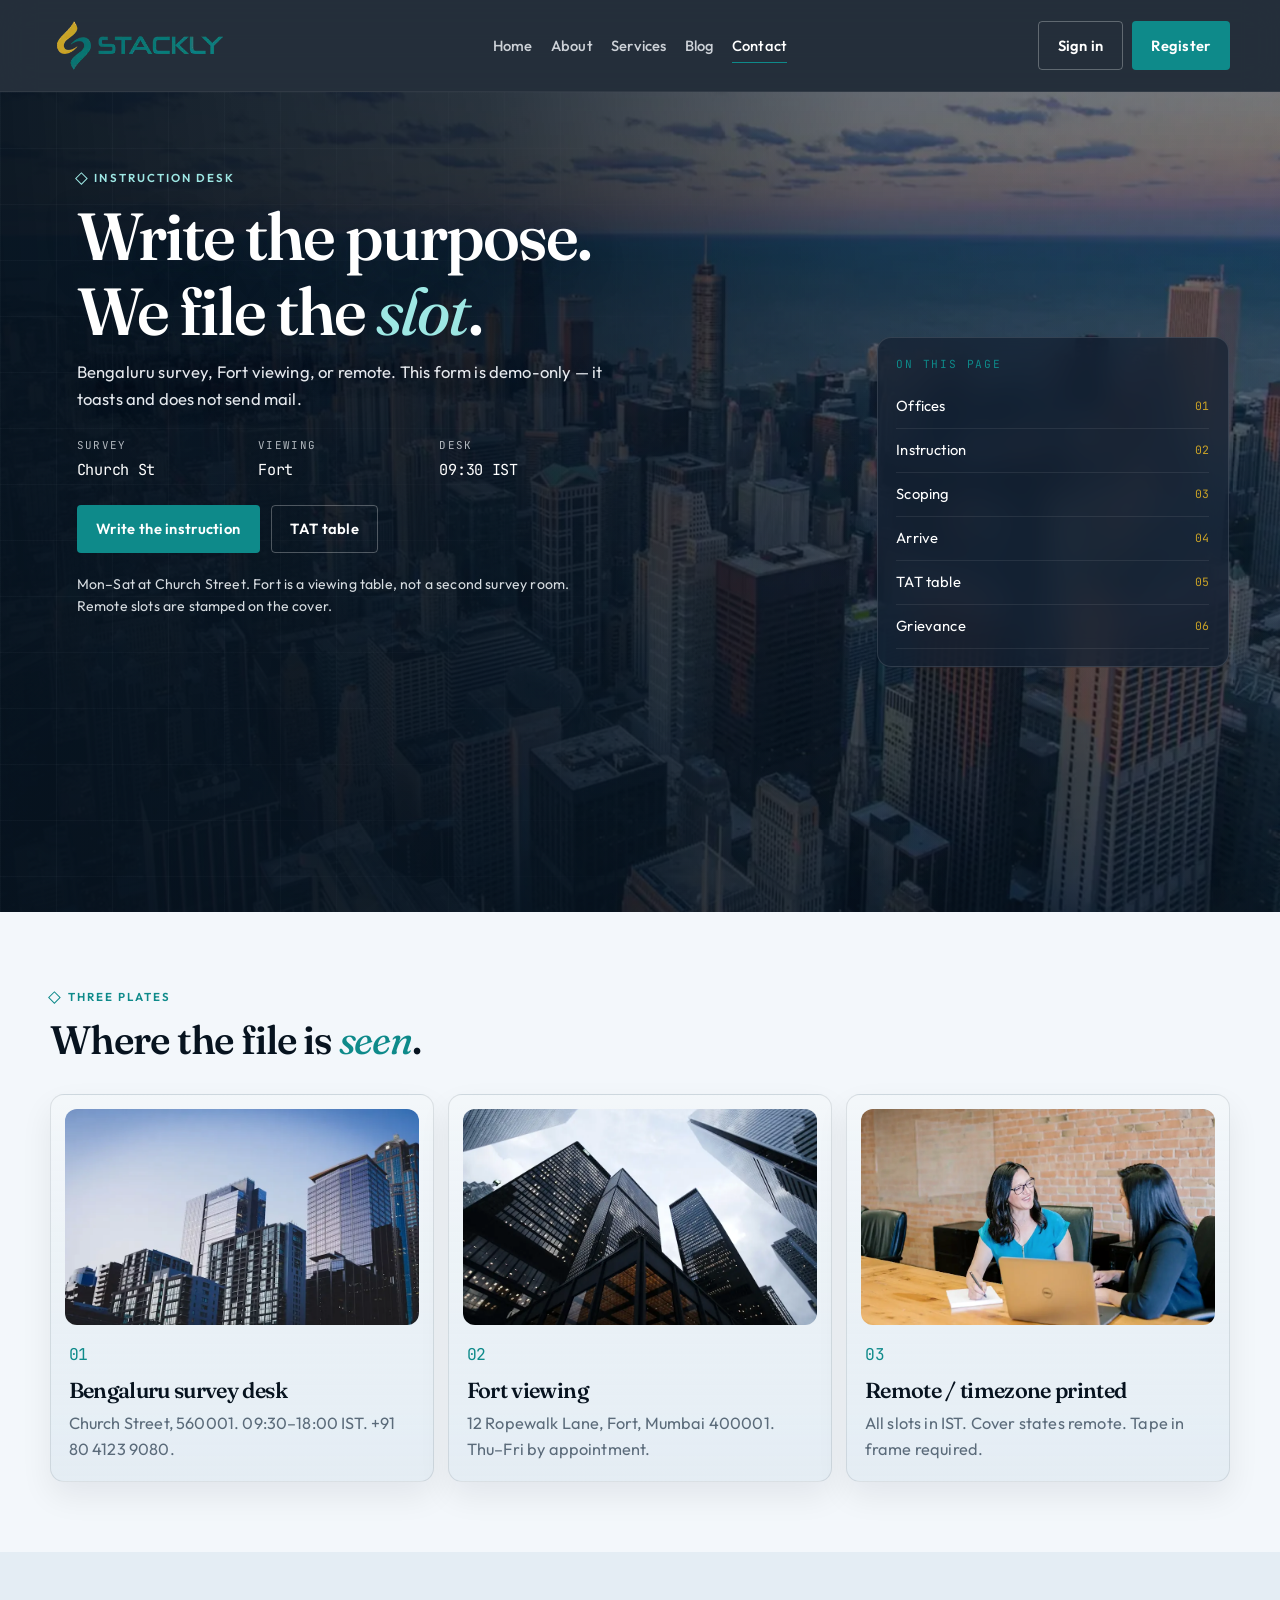
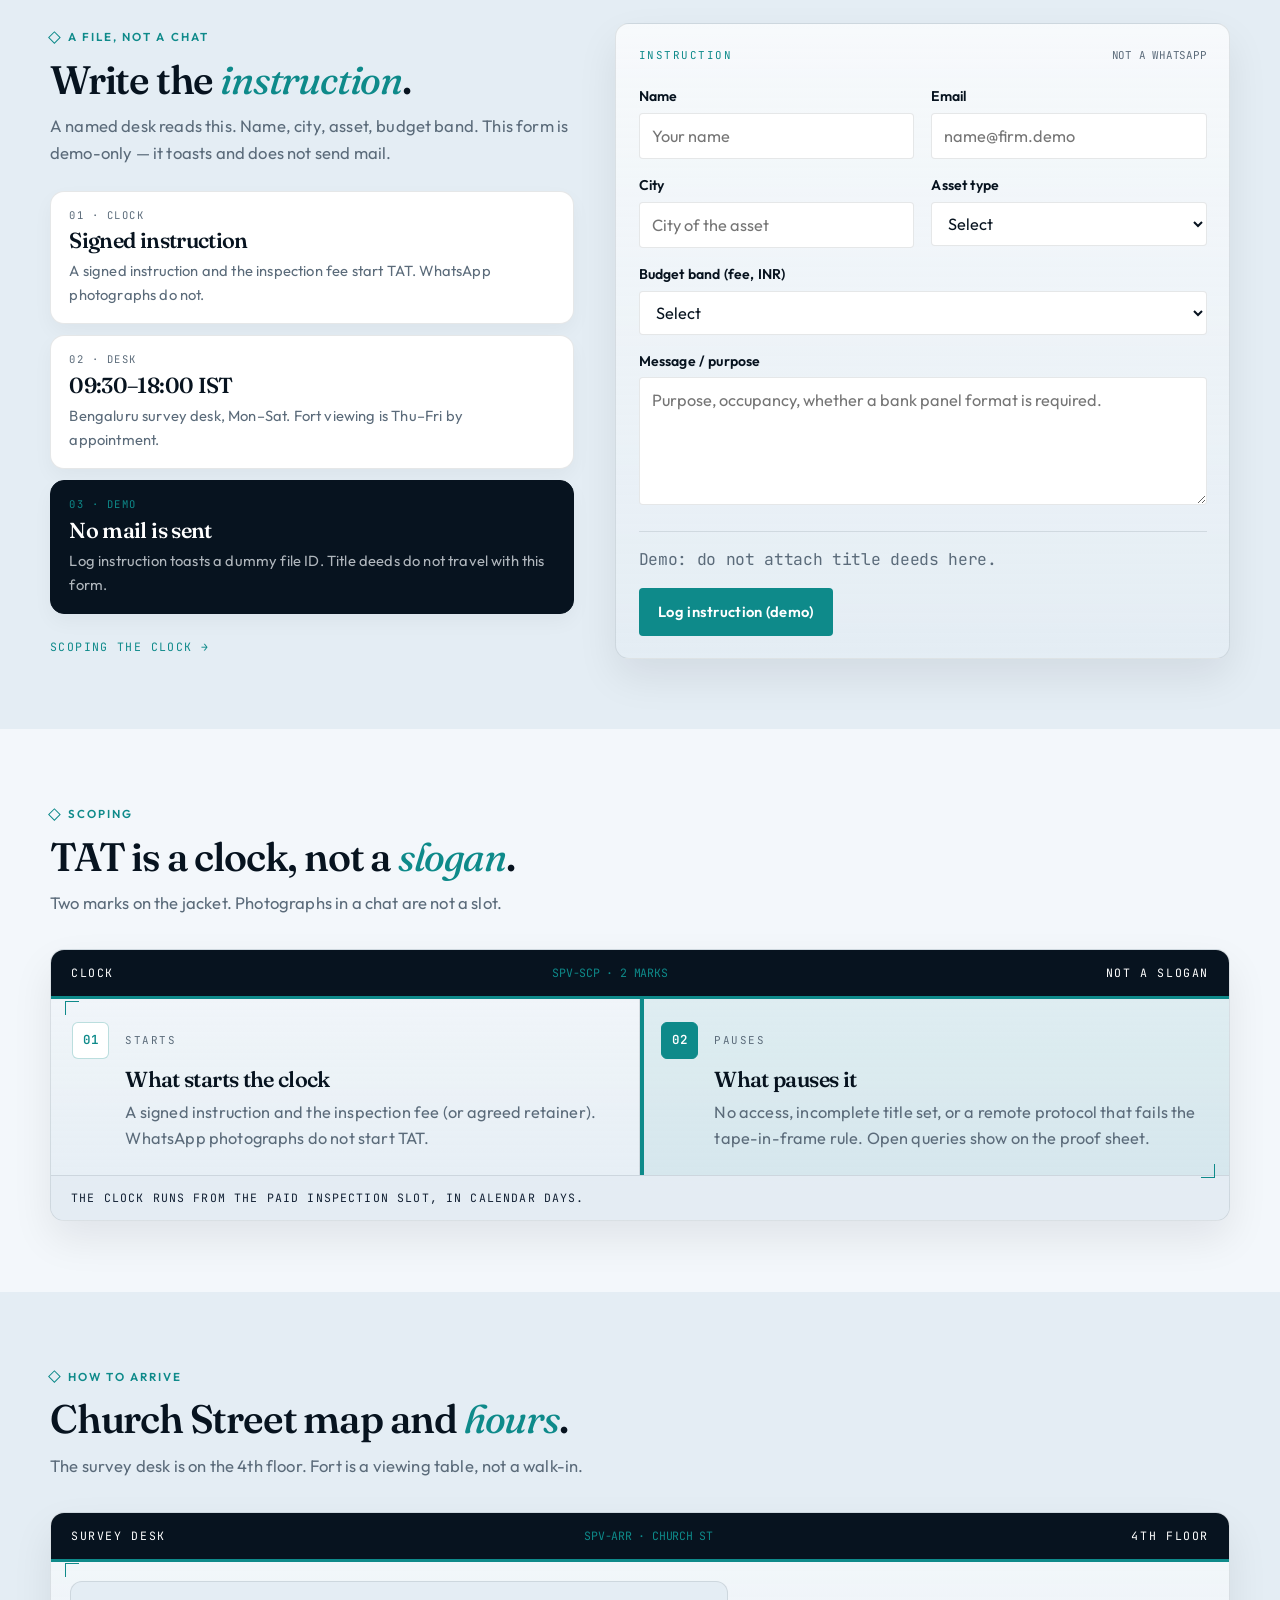
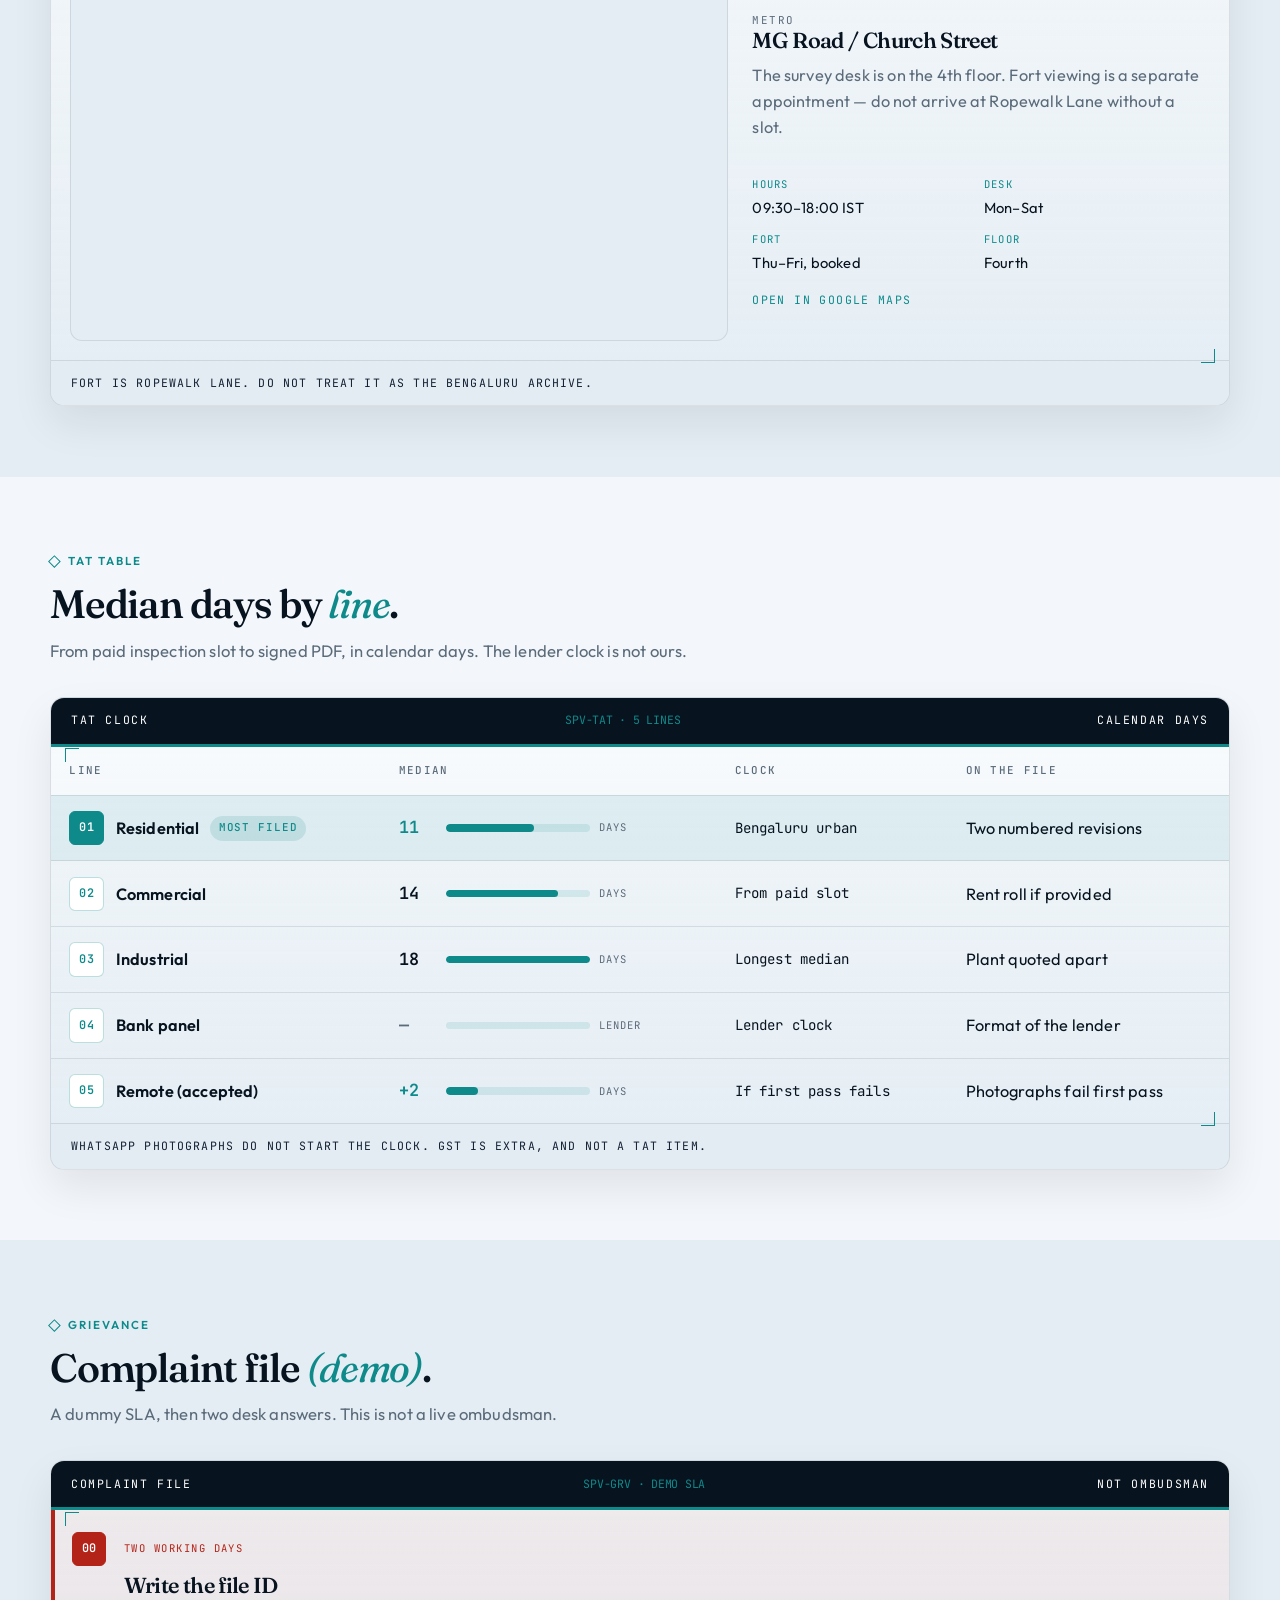
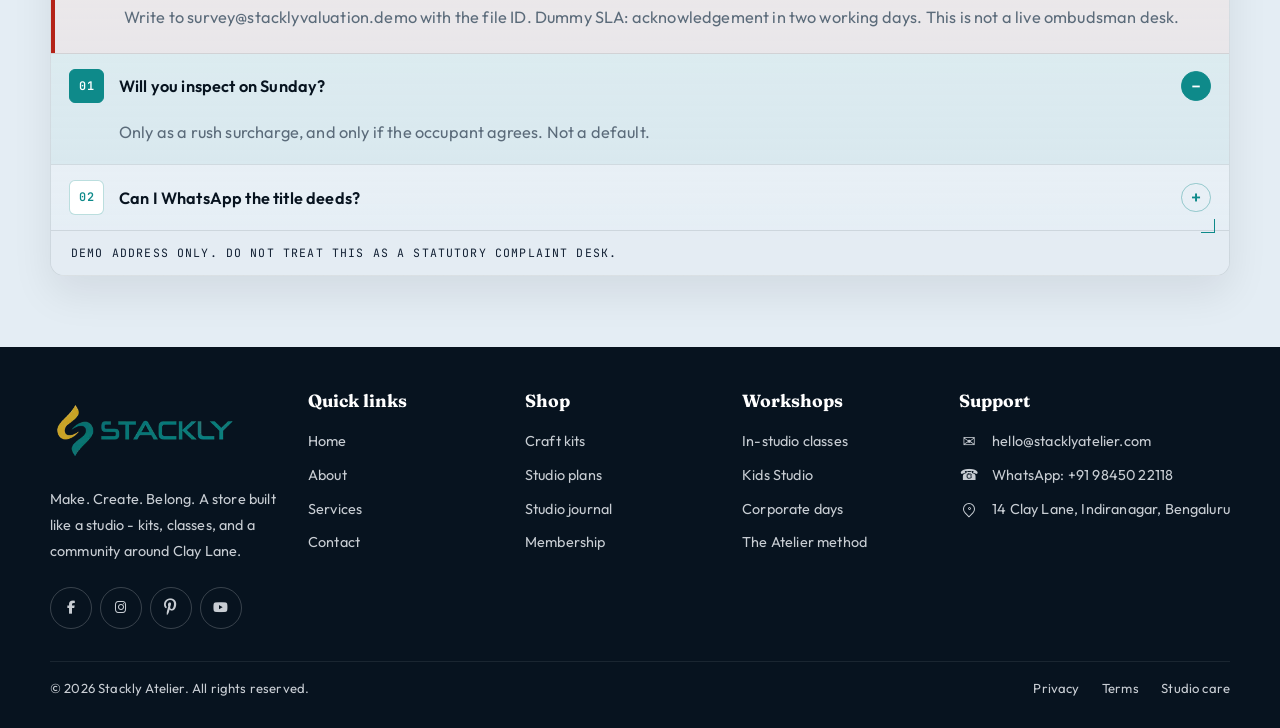
<file: contact.html>
<!doctype html>
<html lang="en-IN">
  <head>
    <meta charset="utf-8" />
    <meta name="viewport" content="width=device-width, initial-scale=1" />
    <title>Contact — Stackly Property Valuation</title>
    <meta
      name="description"
      content="Instruct Stackly Property Valuation. Bengaluru survey desk, Fort Mumbai viewing, remote inspections. Dummy form — no backend."
    />
    <link rel="icon" href="img/favicon.webp" type="image/webp" />
    <link rel="preconnect" href="https://fonts.googleapis.com" />
    <link rel="preconnect" href="https://fonts.gstatic.com" crossorigin />
    <link
      href="https://fonts.googleapis.com/css2?family=Fraunces:ital,opsz,wght@0,9..144,400;0,9..144,560;0,9..144,600;1,9..144,450;1,9..144,560&family=JetBrains+Mono:wght@400;500;600&family=Outfit:wght@400;500;600;700&display=swap"
      rel="stylesheet"
    />
    <link href="https://unpkg.com/aos@2.3.4/dist/aos.css" rel="stylesheet" />
    <link rel="stylesheet" href="Css/style.css?v=pre1" />
    <link
      rel="stylesheet"
      href="https://cdnjs.cloudflare.com/ajax/libs/font-awesome/6.5.2/css/all.min.css"
    />
    <link rel="stylesheet" href="Css/pages.css?v=vis2" />
    <link rel="stylesheet" href="Css/responsive.css?v=hero3" />
  </head>
  <body>
    <a class="skip-link" href="#main">Skip to survey</a>
    <div
      class="preloader"
      id="preloader"
      role="status"
      aria-live="polite"
      aria-label="Opening the survey desk"
    >
      <div class="preloader-grid" aria-hidden="true"></div>
      <div class="preloader-plate">
        <span class="preloader-crop is-tl" aria-hidden="true"></span>
        <span class="preloader-crop is-tr" aria-hidden="true"></span>
        <span class="preloader-crop is-bl" aria-hidden="true"></span>
        <span class="preloader-crop is-br" aria-hidden="true"></span>
        <p class="kicker">Stackly Valuation</p>
        <div class="preloader-sight" aria-hidden="true">
          <span class="sight-ring"></span>
          <span class="sight-cross"></span>
        </div>
        <p class="preloader-word" data-pre-word>Measure</p>
        <div class="meter" aria-hidden="true"><span></span></div>
        <div class="meter-row">
          <span data-meter>00</span>
          <span data-pre-stage>Opening desk</span>
          <span>Bengaluru</span>
        </div>
      </div>
    </div>
    <header class="site-header" id="site-header">
      <div class="header-inner">
        <a class="mark" href="index.html" aria-label="Home"
          ><img
            src="img/stackly-pv.webp"
            alt="Stackly Property Valuation"
            width="180"
            height="51"
        /></a>
        <nav class="nav" aria-label="Primary">
          <a class="nav-link" href="index.html">Home</a>
          <a class="nav-link" href="about.html">About</a>
          <a class="nav-link" href="services.html">Services</a>
          <a class="nav-link" href="blog.html">Blog</a>
          <a class="nav-link" href="contact.html" aria-current="page"
            >Contact</a
          >
        </nav>
        <div class="header-actions">
          <a class="btn btn-ghost" href="login.html">Sign in</a>
          <a class="btn" href="register.html">Register</a>
          <button
            class="nav-toggle"
            type="button"
            aria-label="Open menu"
            aria-expanded="false"
            aria-controls="drawer"
          >
            <span></span><span></span><span></span>
          </button>
        </div>
      </div>
    </header>
    <div class="drawer" id="drawer" aria-hidden="true">
      <nav aria-label="Mobile">
        <a href="index.html">Home</a><a href="about.html">About</a
        ><a href="services.html">Services</a><a href="blog.html">Blog</a
        ><a href="contact.html" aria-current="page">Contact</a>
      </nav>
      <div class="drawer-actions">
        <a class="btn btn-ghost" href="login.html">Sign in</a>
        <a class="btn" href="register.html">Register</a>
      </div>
    </div>

    <main id="main">
      <section class="inner-hero" aria-labelledby="c-hero">
        <div class="hero-media">
          <img
            src="img/contact-hero.webp"
            alt="City dusk from the survey elevation"
            width="1400"
            height="900"
          />
        </div>
        <div class="hero-veil"></div>
        <div class="hero-grid" aria-hidden="true"></div>
        <div class="hero-copy">
          <p class="kicker">Instruction desk</p>
          <h1 id="c-hero">Write the purpose. We file the <em>slot</em>.</h1>
          <p class="lead">
            Bengaluru survey, Fort viewing, or remote. This form is demo-only —
            it toasts and does not send mail.
          </p>
          <dl class="hero-facts">
            <div>
              <dt>Survey</dt>
              <dd class="num">Church St</dd>
            </div>
            <div>
              <dt>Viewing</dt>
              <dd class="num">Fort</dd>
            </div>
            <div>
              <dt>Desk</dt>
              <dd class="num">09:30 IST</dd>
            </div>
          </dl>
          <div class="cta-row">
            <a class="btn" href="404.html">Write the instruction</a>
            <a class="btn btn-ghost" href="404.html">TAT table</a>
          </div>
          <p class="hero-meta">
            Mon–Sat at Church Street. Fort is a viewing table, not a second
            survey room. Remote slots are stamped on the cover.
          </p>
        </div>
        <nav class="door-nav" aria-label="On this page">
          <p>On this page</p>
          <a href="404.html">Offices <span>01</span></a>
          <a href="404.html">Instruction <span>02</span></a>
          <a href="404.html">Scoping <span>03</span></a>
          <a href="404.html">Arrive <span>04</span></a>
          <a href="404.html">TAT table <span>05</span></a>
          <a href="404.html">Grievance <span>06</span></a>
        </nav>
      </section>

      <section class="band" id="plates" aria-labelledby="plates-title">
        <div class="wrap">
          <div class="section-head" data-aos="fade-up">
            <p class="kicker">Three plates</p>
            <h2 id="plates-title">Where the file is <em>seen</em>.</h2>
          </div>
          <div class="offices">
            <article class="office-card" data-aos="fade-up">
              <img
                src="img/office-blr.webp"
                alt="Bengaluru survey desk"
                width="900"
                height="600"
                loading="lazy"
              />
              <div class="body">
                <p class="file-id">01</p>
                <h3>Bengaluru survey desk</h3>
                <p>Church Street, 560001. 09:30–18:00 IST. +91 80 4123 9080.</p>
              </div>
            </article>
            <article class="office-card" data-aos="fade-up" data-aos-delay="80">
              <img
                src="img/office-fort.webp"
                alt="Fort Mumbai viewing"
                width="900"
                height="600"
                loading="lazy"
              />
              <div class="body">
                <p class="file-id">02</p>
                <h3>Fort viewing</h3>
                <p>
                  12 Ropewalk Lane, Fort, Mumbai 400001. Thu–Fri by appointment.
                </p>
              </div>
            </article>
            <article
              class="office-card"
              data-aos="fade-up"
              data-aos-delay="120"
            >
              <img
                src="img/office-remote.webp"
                alt="Remote inspection"
                width="900"
                height="600"
                loading="lazy"
              />
              <div class="body">
                <p class="file-id">03</p>
                <h3>Remote / timezone printed</h3>
                <p>
                  All slots in IST. Cover states remote. Tape in frame required.
                </p>
              </div>
            </article>
          </div>
        </div>
      </section>

      <section class="band band-fog" id="form" aria-labelledby="form-title">
        <div class="wrap instruct">
          <div class="instruct-copy" data-aos="fade-up">
            <p class="kicker">A file, not a chat</p>
            <h2 id="form-title">Write the <em>instruction</em>.</h2>
            <p class="lead">
              A named desk reads this. Name, city, asset, budget band. This form
              is demo-only — it toasts and does not send mail.
            </p>
            <ol class="instruct-marks">
              <li>
                <p class="instruct-tag">01 · Clock</p>
                <h3>Signed instruction</h3>
                <p>
                  A signed instruction and the inspection fee start TAT.
                  WhatsApp photographs do not.
                </p>
              </li>
              <li>
                <p class="instruct-tag">02 · Desk</p>
                <h3>09:30–18:00 IST</h3>
                <p>
                  Bengaluru survey desk, Mon–Sat. Fort viewing is Thu–Fri by
                  appointment.
                </p>
              </li>
              <li class="is-ink">
                <p class="instruct-tag">03 · Demo</p>
                <h3>No mail is sent</h3>
                <p>
                  Log instruction toasts a dummy file ID. Title deeds do not
                  travel with this form.
                </p>
              </li>
            </ol>
            <a class="instruct-link" href="404.html">Scoping the clock →</a>
          </div>
          <div class="instruct-folio" data-aos="fade-up">
            <form
              class="instruct-form"
              data-contact
              action="#form"
              method="get"
              novalidate
            >
              <p class="instruct-form-kicker">
                <span>Instruction</span
                ><span class="file-id">Not a WhatsApp</span>
              </p>
              <div>
                <label for="c-name">Name</label>
                <input
                  id="c-name"
                  name="name"
                  type="text"
                  required
                  autocomplete="name"
                  placeholder="Your name"
                />
                <p class="field-error">Enter your name.</p>
              </div>
              <div>
                <label for="c-email">Email</label>
                <input
                  id="c-email"
                  name="email"
                  type="email"
                  required
                  autocomplete="email"
                  placeholder="name@firm.demo"
                />
                <p class="field-error">Enter a valid email.</p>
              </div>
              <div>
                <label for="c-city">City</label>
                <input
                  id="c-city"
                  name="city"
                  type="text"
                  required
          
                  placeholder="City of the asset"
                />
                <p class="field-error">Enter the city of the asset.</p>
              </div>
              <div>
                <label for="c-asset">Asset type</label>
                <select id="c-asset" name="asset" required>
                  <option value="">Select</option>
                  <option>Residential</option>
                  <option>Commercial</option>
                  <option>Industrial</option>
                  <option>Bank panel</option>
                  <option>Plant &amp; machinery</option>
                  <option>Agricultural</option>
                  <option>Litigation support</option>
                  <option>Portfolio / desktop</option>
                </select>
                <p class="field-error">Select an asset type.</p>
              </div>
              <div class="is-full">
                <label for="c-band">Budget band (fee, INR)</label>
                <select id="c-band" name="band" required>
                  <option value="">Select</option>
                  <option>₹45,000 starting (residential)</option>
                  <option>₹62,000–₹85,000</option>
                  <option>₹85,000–₹1,20,000</option>
                  <option>₹1,20,000 and above</option>
                </select>
                <p class="field-error">Select a fee band.</p>
              </div>
              <div class="is-full">
                <label for="c-msg">Message / purpose</label>
                <textarea
                  id="c-msg"
                  name="message"
                  required
                  placeholder="Purpose, occupancy, whether a bank panel format is required."
                ></textarea>
                <p class="field-error">Write the purpose line.</p>
              </div>
              <div class="instruct-form-foot">
                <p class="file-id">Demo: do not attach title deeds here.</p>
                <button class="btn" type="submit">
                  Log instruction (demo)
                </button>
              </div>
            </form>
          </div>
        </div>
      </section>

      <section class="band" id="scope" aria-labelledby="scope-title">
        <div class="wrap">
          <div class="section-head" data-aos="fade-up">
            <p class="kicker">Scoping</p>
            <h2 id="scope-title">TAT is a clock, not a <em>slogan</em>.</h2>
            <p class="lead">
              Two marks on the jacket. Photographs in a chat are not a slot.
            </p>
          </div>
          <div class="std-folio is-pair" data-aos="fade-up">
            <header class="std-spine">
              <span>Clock</span>
              <span class="file-id">SPV-SCP · 2 marks</span>
              <span>Not a slogan</span>
            </header>
            <div class="std-grid">
              <article>
                <span class="n">01</span>
                <p class="std-tag">Starts</p>
                <h3>What starts the clock</h3>
                <p>
                  A signed instruction and the inspection fee (or agreed
                  retainer). WhatsApp photographs do not start TAT.
                </p>
              </article>
              <article class="is-filed">
                <span class="n">02</span>
                <p class="std-tag">Pauses</p>
                <h3>What pauses it</h3>
                <p>
                  No access, incomplete title set, or a remote protocol that
                  fails the tape-in-frame rule. Open queries show on the proof
                  sheet.
                </p>
              </article>
            </div>
            <p class="std-foot">
              The clock runs from the paid inspection slot, in calendar days.
            </p>
          </div>
        </div>
      </section>

      <section class="band band-fog" id="arrive" aria-labelledby="arrive-title">
        <div class="wrap">
          <div class="section-head" data-aos="fade-up">
            <p class="kicker">How to arrive</p>
            <h2 id="arrive-title">Church Street map and <em>hours</em>.</h2>
            <p class="lead">
              The survey desk is on the 4th floor. Fort is a viewing table, not
              a walk-in.
            </p>
          </div>
          <div class="feat-folio" data-aos="fade-up">
            <header class="feat-spine">
              <span>Survey desk</span>
              <span class="file-id">SPV-ARR · Church St</span>
              <span>4th floor</span>
            </header>
            <div class="arrive">
              <figure class="arrive-map">
                <iframe
                  title="Church Street, Bengaluru — survey desk"
                  src="https://maps.google.com/maps?q=Church+Street,+Bengaluru+560001&amp;hl=en&amp;z=17&amp;output=embed"
                  loading="lazy"
                  referrerpolicy="no-referrer-when-downgrade"
                  allowfullscreen
                ></iframe>
              </figure>
              <div class="feat-copy">
                <p class="feat-tag">Metro</p>
                <h3>MG Road / Church Street</h3>
                <p>
                  The survey desk is on the 4th floor. Fort viewing is a
                  separate appointment — do not arrive at Ropewalk Lane without
                  a slot.
                </p>
                <dl class="office-meta">
                  <div>
                    <dt>Hours</dt>
                    <dd>09:30–18:00 IST</dd>
                  </div>
                  <div>
                    <dt>Desk</dt>
                    <dd>Mon–Sat</dd>
                  </div>
                  <div>
                    <dt>Fort</dt>
                    <dd>Thu–Fri, booked</dd>
                  </div>
                  <div>
                    <dt>Floor</dt>
                    <dd>Fourth</dd>
                  </div>
                </dl>
                <a
                  class="instruct-link"
                  href="404.html"
                  rel="noopener"
                  >Open in Google Maps</a
                >
              </div>
            </div>
            <p class="feat-foot">
              Fort is Ropewalk Lane. Do not treat it as the Bengaluru archive.
            </p>
          </div>
        </div>
      </section>

      <section class="band" id="tat" aria-labelledby="tat-title">
        <div class="wrap">
          <div class="section-head" data-aos="fade-up">
            <p class="kicker">TAT table</p>
            <h2 id="tat-title">Median days by <em>line</em>.</h2>
            <p class="lead">
              From paid inspection slot to signed PDF, in calendar days. The
              lender clock is not ours.
            </p>
          </div>
          <div class="fee-folio" data-aos="fade-up">
            <header class="fee-spine">
              <span>TAT clock</span>
              <span class="file-id">SPV-TAT · 5 lines</span>
              <span>Calendar days</span>
            </header>
            <div class="table-wrap">
              <table class="rate-table tat-table">
                <thead>
                  <tr>
                    <th>Line</th>
                    <th>Median</th>
                    <th>Clock</th>
                    <th>On the file</th>
                  </tr>
                </thead>
                <tbody>
                  <tr class="is-filed">
                    <td>
                      <span class="fee-line"
                        ><span class="n">01</span> Residential</span
                      >
                      <span class="badge badge-filed">Most filed</span>
                    </td>
                    <td>
                      <span class="tat-clock">
                        <b>11</b>
                        <span class="tat-meter" style="--fill: 61%"
                          ><i></i
                        ></span>
                        <em>days</em>
                      </span>
                    </td>
                    <td>Bengaluru urban</td>
                    <td>Two numbered revisions</td>
                  </tr>
                  <tr>
                    <td>
                      <span class="fee-line"
                        ><span class="n">02</span> Commercial</span
                      >
                    </td>
                    <td>
                      <span class="tat-clock">
                        <b>14</b>
                        <span class="tat-meter" style="--fill: 78%"
                          ><i></i
                        ></span>
                        <em>days</em>
                      </span>
                    </td>
                    <td>From paid slot</td>
                    <td>Rent roll if provided</td>
                  </tr>
                  <tr>
                    <td>
                      <span class="fee-line"
                        ><span class="n">03</span> Industrial</span
                      >
                    </td>
                    <td>
                      <span class="tat-clock">
                        <b>18</b>
                        <span class="tat-meter" style="--fill: 100%"
                          ><i></i
                        ></span>
                        <em>days</em>
                      </span>
                    </td>
                    <td>Longest median</td>
                    <td>Plant quoted apart</td>
                  </tr>
                  <tr>
                    <td>
                      <span class="fee-line"
                        ><span class="n">04</span> Bank panel</span
                      >
                    </td>
                    <td>
                      <span class="tat-clock is-lender">
                        <b>—</b>
                        <span class="tat-meter is-empty"><i></i></span>
                        <em>lender</em>
                      </span>
                    </td>
                    <td>Lender clock</td>
                    <td>Format of the lender</td>
                  </tr>
                  <tr>
                    <td>
                      <span class="fee-line"
                        ><span class="n">05</span> Remote (accepted)</span
                      >
                    </td>
                    <td>
                      <span class="tat-clock is-add">
                        <b>+2</b>
                        <span class="tat-meter" style="--fill: 22%"
                          ><i></i
                        ></span>
                        <em>days</em>
                      </span>
                    </td>
                    <td>If first pass fails</td>
                    <td>Photographs fail first pass</td>
                  </tr>
                </tbody>
              </table>
            </div>
            <p class="fee-foot">
              WhatsApp photographs do not start the clock. GST is extra, and not
              a TAT item.
            </p>
          </div>
        </div>
      </section>

      <section class="band band-fog" id="grievance" aria-labelledby="g-title">
        <div class="wrap">
          <div class="section-head" data-aos="fade-up">
            <p class="kicker">Grievance</p>
            <h2 id="g-title">Complaint file <em>(demo)</em>.</h2>
            <p class="lead">
              A dummy SLA, then two desk answers. This is not a live ombudsman.
            </p>
          </div>
          <div class="faq-folio" data-aos="fade-up">
            <header class="faq-spine">
              <span>Complaint file</span>
              <span class="file-id">SPV-GRV · Demo SLA</span>
              <span>Not ombudsman</span>
            </header>
            <div class="griev-lead">
              <span class="n">00</span>
              <p class="griev-tag">Two working days</p>
              <h3>Write the file ID</h3>
              <p>
                Write to survey@stacklyvaluation.demo with the file ID. Dummy
                SLA: acknowledgement in two working days. This is not a live
                ombudsman desk.
              </p>
            </div>
            <div class="faq-list">
              <details class="faq" name="contact-faq" open>
                <summary>
                  <span class="faq-n">01</span
                  ><span class="faq-q">Will you inspect on Sunday?</span>
                </summary>
                <div class="faq-a">
                  <p>
                    Only as a rush surcharge, and only if the occupant agrees.
                    Not a default.
                  </p>
                </div>
              </details>
              <details class="faq" name="contact-faq">
                <summary>
                  <span class="faq-n">02</span
                  ><span class="faq-q">Can I WhatsApp the title deeds?</span>
                </summary>
                <div class="faq-a">
                  <p>
                    You may. The instruction still needs the form (or a signed
                    PDF). Title photographs do not replace the purpose line.
                  </p>
                </div>
              </details>
            </div>
            <p class="faq-foot">
              Demo address only. Do not treat this as a statutory complaint
              desk.
            </p>
          </div>
        </div>
      </section>
    </main>

   <footer class="site-footer">
      <div class="wrap foot-grid">
        <div class="foot-brand">
          <img
            src="img/stackly-pv.webp"
            alt="Stackly Property Valuation"
            width="210"
            height="59"
          />
          <p>
            Make. Create. Belong. A store built like a studio - kits, classes,
            and a community around Clay Lane.
          </p>
          <div class="foot-socials">
            <a href="404.html" aria-label="Facebook"
              ><i class="fa-brands fa-facebook-f" aria-hidden="true"></i></a
            ><a href="404.html" aria-label="Instagram"
              ><i class="fa-brands fa-instagram" aria-hidden="true"></i></a
            ><a href="404.html" aria-label="Pinterest"
              ><i class="fa-brands fa-pinterest-p" aria-hidden="true"></i></a
            ><a href="404.html" aria-label="YouTube"
              ><i class="fa-brands fa-youtube" aria-hidden="true"></i
            ></a>
          </div>
        </div>
        <div>
          <h3>Quick links</h3>
          <ul>
            <li><a href="index.html">Home</a></li>
            <li><a href="about.html">About</a></li>
            <li><a href="services.html">Services</a></li>
            <li><a href="contact.html">Contact</a></li>
          </ul>
        </div>
        <div>
          <h3>Shop</h3>
          <ul>
            <li><a href="404.html">Craft kits</a></li>
            <li><a href="404.html">Studio plans</a></li>
            <li><a href="404.html">Studio journal</a></li>
            <li><a href="404.html">Membership</a></li>
          </ul>
        </div>
        <div>
          <h3>Workshops</h3>
          <ul>
            <li><a href="404.html">In-studio classes</a></li>
            <li><a href="404.html">Kids Studio</a></li>
            <li><a href="404.html">Corporate days</a></li>
            <li><a href="404.html">The Atelier method</a></li>
          </ul>
        </div>
        <div>
          <h3>Support</h3>
          <ul class="contact-list">
            <li>
              <span class="contact-icon mail" aria-hidden="true"></span
              ><a href="404.html"
                >hello@stacklyatelier.com</a
              >
            </li>
            <li>
              <span class="contact-icon phone" aria-hidden="true"></span
              ><a href="404.html">WhatsApp: +91 98450 22118</a>
            </li>
            <li>
              <span class="contact-icon pin" aria-hidden="true"></span
              ><span><a href="404.html">14 Clay Lane, Indiranagar, Bengaluru</a></span>
            </li>
          </ul>
        </div>
      </div>
      <div class="wrap foot-base">
        <p>© <span id="y">2026</span> Stackly Atelier. All rights reserved.</p>
        <div class="footer-legal">
          <a href="404.html">Privacy</a>
          <a href="404.html">Terms</a
          ><a href="404.html">Studio care</a>
        </div>
      </div>
    </footer>

    <div class="toast" id="toast" role="status"></div>
    <script src="https://unpkg.com/aos@2.3.4/dist/aos.js"></script>
    <script src="Js/data.js"></script>
    <script src="Js/main.js?v=pre1"></script>
  </body>
</html>
</file>
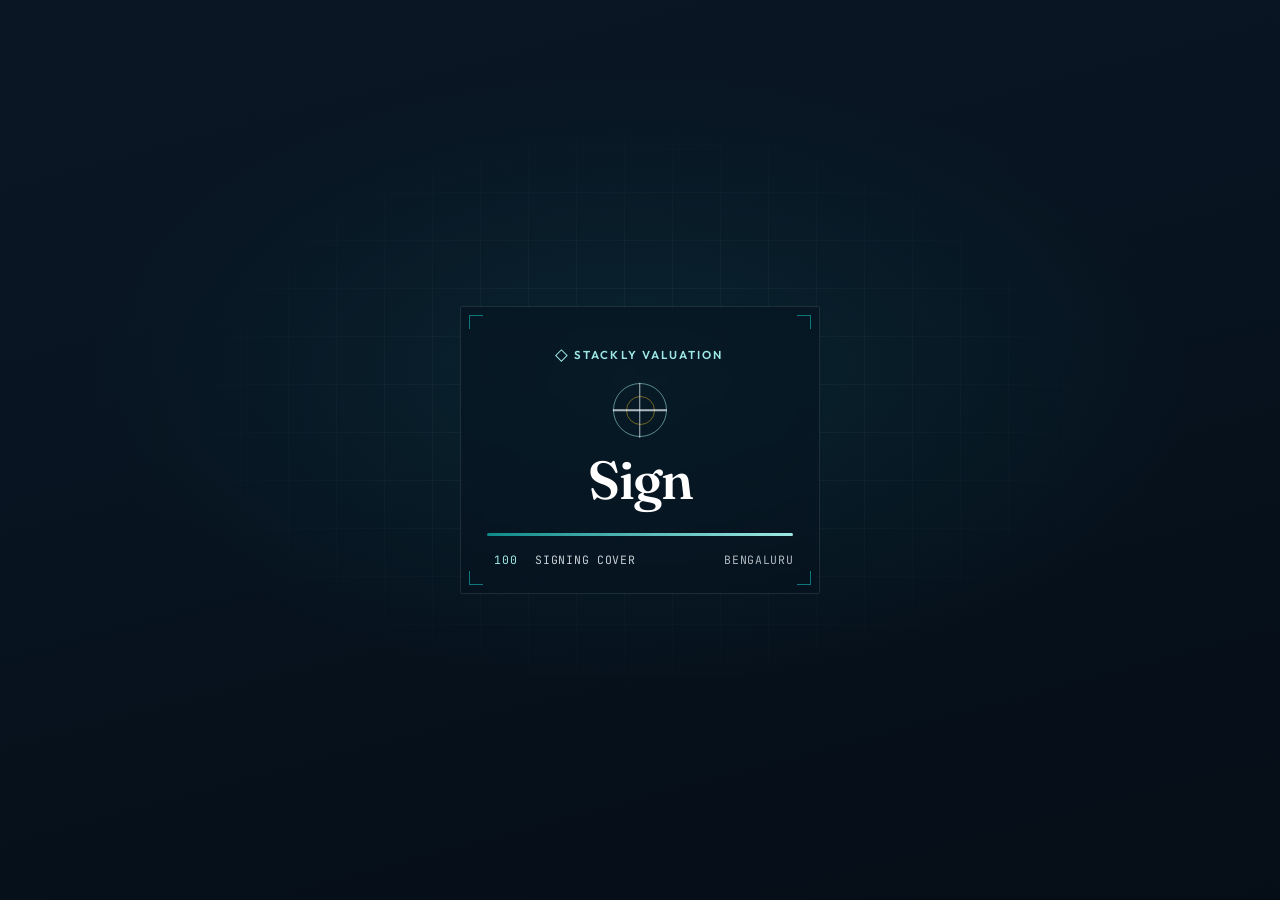
<file: login.html>
<!DOCTYPE html>
<html lang="en-IN">
<head>
  <meta charset="utf-8">
  <meta name="viewport" content="width=device-width, initial-scale=1">
  <title>Sign in — Stackly Property Valuation</title>
  <meta name="description" content="Demo login for Stackly Property Valuation. Client or Admin role. Session stored in localStorage only.">
  <link rel="icon" href="img/favicon.webp" type="image/webp">
  <link rel="preconnect" href="https://fonts.googleapis.com">
  <link rel="preconnect" href="https://fonts.gstatic.com" crossorigin>
  <link href="https://fonts.googleapis.com/css2?family=Fraunces:ital,opsz,wght@0,9..144,400;0,9..144,560;0,9..144,600;1,9..144,450;1,9..144,560&family=JetBrains+Mono:wght@400;500;600&family=Outfit:wght@400;500;600;700&display=swap" rel="stylesheet">
  <link href="https://unpkg.com/aos@2.3.4/dist/aos.css" rel="stylesheet">
  <link rel="stylesheet" href="Css/style.css?v=pre1">
  <link rel="stylesheet" href="Css/pages.css?v=vis2">
  <link rel="stylesheet" href="Css/responsive.css?v=auth3">
</head>
<body>
  <a class="skip-link" href="#main">Skip to form</a>
  <div class="preloader" id="preloader" role="status" aria-live="polite" aria-label="Opening the survey desk">
    <div class="preloader-grid" aria-hidden="true"></div>
    <div class="preloader-plate">
      <span class="preloader-crop is-tl" aria-hidden="true"></span>
      <span class="preloader-crop is-tr" aria-hidden="true"></span>
      <span class="preloader-crop is-bl" aria-hidden="true"></span>
      <span class="preloader-crop is-br" aria-hidden="true"></span>
      <p class="kicker">Stackly Valuation</p>
      <div class="preloader-sight" aria-hidden="true">
        <span class="sight-ring"></span>
        <span class="sight-cross"></span>
      </div>
      <p class="preloader-word" data-pre-word>Measure</p>
      <div class="meter" aria-hidden="true"><span></span></div>
      <div class="meter-row">
        <span data-meter>00</span>
        <span data-pre-stage>Opening desk</span>
        <span>Bengaluru</span>
      </div>
    </div>
  </div>
  <main id="main" class="auth">
    <section class="auth-card" data-aos="fade-up">
      <form class="auth-form" data-login novalidate>
        <div class="auth-brand">
          <a class="mark" href="index.html"><img src="img/stackly-pv.webp" alt="Stackly Property Valuation" width="180" height="51"></a>
        </div>
        <p class="kicker">SPV · Bengaluru</p>
        <h1>Sign in</h1>
        <p class="lead">Enter your name, email and password. You can sign in without creating a file first. Demo only — localStorage, no server.</p>
        <div class="is-full" data-field>
          <p class="auth-label" id="login-role">Account type</p>
          <div class="auth-roles" role="radiogroup" aria-labelledby="login-role">
            <label class="auth-role"><input type="radio" name="role" value="client" required checked> Client</label>
            <label class="auth-role"><input type="radio" name="role" value="admin"> Admin</label>
          </div>
        </div>
        <div class="is-full" data-field>
          <label for="l-name">Full name</label>
          <input id="l-name" name="name" type="text" required autocomplete="name" placeholder="Name as on the instruction">
          <p class="field-error">Enter a name.</p>
        </div>
        <div class="is-full" data-field>
          <label for="l-email">Email address</label>
          <input id="l-email" name="email" type="email" required autocomplete="email" placeholder="name@firm.demo">
          <p class="field-error">Enter a valid email.</p>
        </div>
        <div class="is-full" data-field>
          <label for="l-pass">Password</label>
          <div class="pass-wrap">
            <input id="l-pass" name="password" type="password" required minlength="6" autocomplete="current-password" placeholder="Enter your password">
            <button type="button" class="pass-toggle" data-pass="#l-pass">Show</button>
          </div>
          <p class="field-error">Password must be at least 6 characters.</p>
        </div>
        <div class="auth-check is-full">
          <label><input type="checkbox" name="remember"> Keep me signed in</label>
          <button type="button" class="auth-text" data-forgot>Forgot password?</button>
        </div>
        <button class="btn auth-submit" type="submit">Sign in</button>
        <p class="auth-switch">No file yet? <a href="register.html">Create an account</a></p>
        <a class="auth-back" href="index.html">← Back</a>
      </form>
    </section>
  </main>
  <div class="toast" id="toast" role="status"></div>
  <script src="https://unpkg.com/aos@2.3.4/dist/aos.js"></script>
  <script src="Js/data.js"></script>
  <script src="Js/main.js?v=pre1"></script>
</body>
</html>
</file>
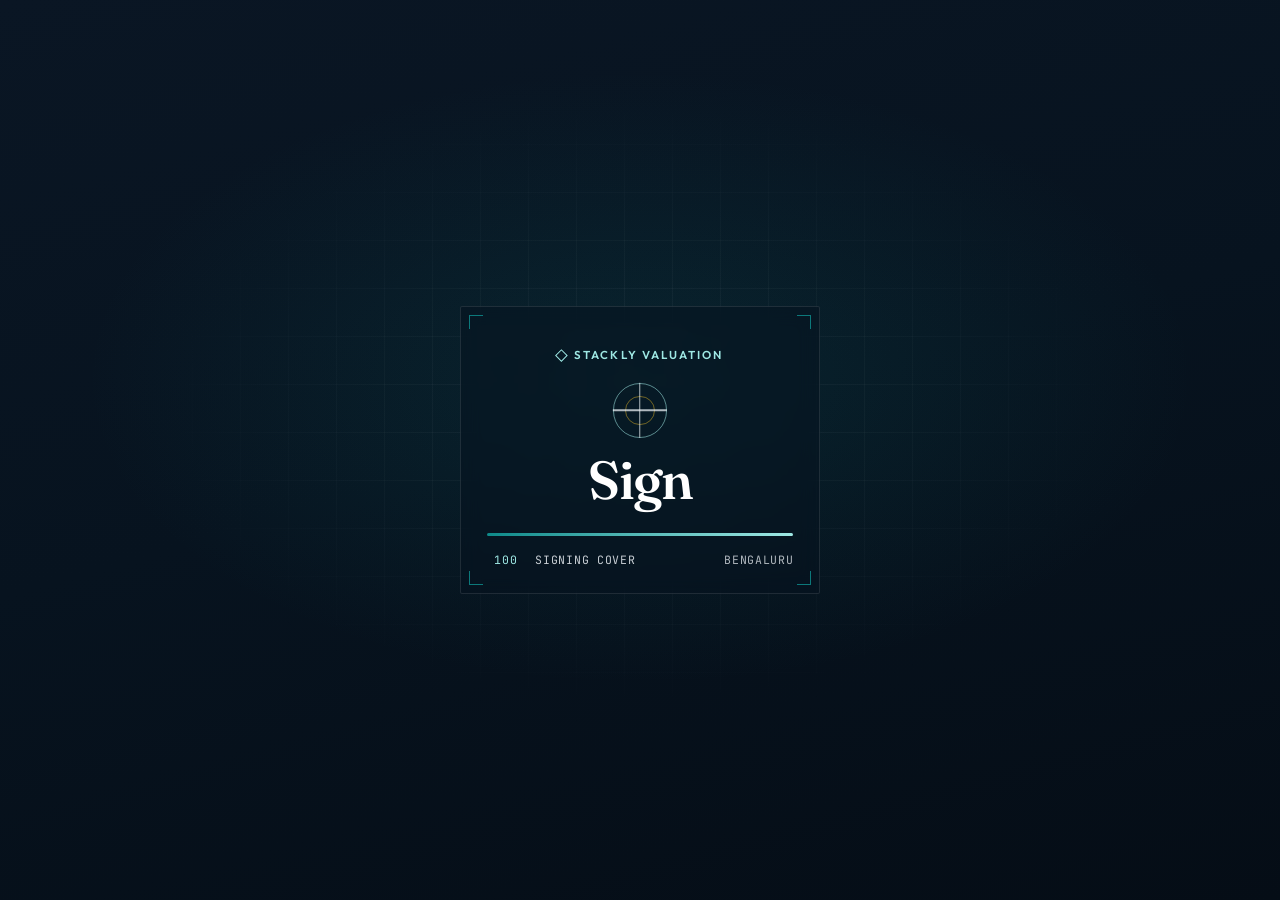
<file: register.html>
<!DOCTYPE html>
<html lang="en-IN">
<head>
  <meta charset="utf-8">
  <meta name="viewport" content="width=device-width, initial-scale=1">
  <title>Register — Stackly Property Valuation</title>
  <meta name="description" content="Demo registration for Stackly Property Valuation. Creates a localStorage session and routes Client or Admin.">
  <link rel="icon" href="img/favicon.webp" type="image/webp">
  <link rel="preconnect" href="https://fonts.googleapis.com">
  <link rel="preconnect" href="https://fonts.gstatic.com" crossorigin>
  <link href="https://fonts.googleapis.com/css2?family=Fraunces:ital,opsz,wght@0,9..144,400;0,9..144,560;0,9..144,600;1,9..144,450;1,9..144,560&family=JetBrains+Mono:wght@400;500;600&family=Outfit:wght@400;500;600;700&display=swap" rel="stylesheet">
  <link href="https://unpkg.com/aos@2.3.4/dist/aos.css" rel="stylesheet">
  <link rel="stylesheet" href="Css/style.css?v=pre1">
  <link rel="stylesheet" href="Css/pages.css?v=vis2">
  <link rel="stylesheet" href="Css/responsive.css?v=auth3">
</head>
<body>
  <a class="skip-link" href="#main">Skip to form</a>
  <div class="preloader" id="preloader" role="status" aria-live="polite" aria-label="Opening the survey desk">
    <div class="preloader-grid" aria-hidden="true"></div>
    <div class="preloader-plate">
      <span class="preloader-crop is-tl" aria-hidden="true"></span>
      <span class="preloader-crop is-tr" aria-hidden="true"></span>
      <span class="preloader-crop is-bl" aria-hidden="true"></span>
      <span class="preloader-crop is-br" aria-hidden="true"></span>
      <p class="kicker">Stackly Valuation</p>
      <div class="preloader-sight" aria-hidden="true">
        <span class="sight-ring"></span>
        <span class="sight-cross"></span>
      </div>
      <p class="preloader-word" data-pre-word>Measure</p>
      <div class="meter" aria-hidden="true"><span></span></div>
      <div class="meter-row">
        <span data-meter>00</span>
        <span data-pre-stage>Opening desk</span>
        <span>Bengaluru</span>
      </div>
    </div>
  </div>
  <main id="main" class="auth">
    <section class="auth-card is-wide" data-aos="fade-up">
      <form class="auth-form" data-register novalidate>
        <div class="auth-brand">
          <a class="mark" href="index.html"><img src="img/stackly-pv.webp" alt="Stackly Property Valuation" width="180" height="51"></a>
        </div>
        <p class="kicker">File enrolment</p>
        <h1>Create an account</h1>
        <p class="lead">Tell us who stands on the instruction. Demo only — nothing is stored on a server. Named clocks still apply.</p>
        <div class="is-full" data-field>
          <p class="auth-label" id="reg-role">Account type</p>
          <div class="auth-roles" role="radiogroup" aria-labelledby="reg-role">
            <label class="auth-role"><input type="radio" name="role" value="client" required checked> Client</label>
            <label class="auth-role"><input type="radio" name="role" value="admin"> Admin</label>
          </div>
        </div>
        <div class="is-full" data-field>
          <label for="r-name">Full name</label>
          <input id="r-name" name="name" type="text" required autocomplete="name" placeholder="Name as on the instruction">
          <p class="field-error">Enter your name.</p>
        </div>
        <div data-field>
          <label for="r-city">City of the asset</label>
          <input id="r-city" name="city" type="text" required autocomplete="address-level2" placeholder="As on the title set" >
          <p class="field-error">Enter the city.</p>
        </div>
        <div data-field>
          <label for="r-mobile">Mobile number</label>
          <input id="r-mobile" name="mobile" type="tel" required autocomplete="tel" inputmode="numeric" placeholder="10-digit mobile">
          <p class="field-error">Enter a mobile number.</p>
        </div>
        <div class="is-full" data-field>
          <label for="r-email">Email address</label>
          <input id="r-email" name="email" type="email" required autocomplete="email" placeholder="name@firm.demo">
          <p class="field-error">Enter a valid email.</p>
        </div>
        <div class="is-full" data-field>
          <label for="r-asset">Asset of interest</label>
          <select id="r-asset" name="asset" required>
            <option value="">Select a line</option>
            <option>Residential</option>
            <option>Commercial</option>
            <option>Industrial</option>
            <option>Bank panel</option>
            <option>Plant &amp; machinery</option>
            <option>Agricultural</option>
            <option>Litigation support</option>
            <option>Portfolio / desktop</option>
          </select>
          <p class="field-error">Select an asset class.</p>
        </div>
        <div data-field>
          <label for="r-pass">Password</label>
          <div class="pass-wrap">
            <input id="r-pass" name="password" type="password" required minlength="6" autocomplete="new-password" placeholder="At least 6 characters">
            <button type="button" class="pass-toggle" data-pass="#r-pass">Show</button>
          </div>
          <p class="field-error">At least 6 characters.</p>
        </div>
        <div data-field>
          <label for="r-confirm">Confirm password</label>
          <div class="pass-wrap">
            <input id="r-confirm" name="confirm" type="password" required minlength="6" autocomplete="new-password" placeholder="Re-enter password">
            <button type="button" class="pass-toggle" data-pass="#r-confirm">Show</button>
          </div>
          <p class="field-error">Confirm the password.</p>
        </div>
        <div class="is-full auth-terms" data-field>
          <label>
            <input type="checkbox" name="terms" required>
            <span>I accept the demo terms. GST is extra on every fee.</span>
          </label>
          <p class="field-error">Accept the terms to continue.</p>
        </div>
        <button class="btn auth-submit" type="submit">Create account</button>
        <p class="auth-switch">Already filed? <a href="login.html">Sign in</a></p>
        <a class="auth-back" href="index.html">← Back</a>
      </form>
    </section>
  </main>
  <div class="toast" id="toast" role="status"></div>
  <script src="https://unpkg.com/aos@2.3.4/dist/aos.js"></script>
  <script src="Js/data.js"></script>
  <script src="Js/main.js?v=pre1"></script>
</body>
</html>
</file>
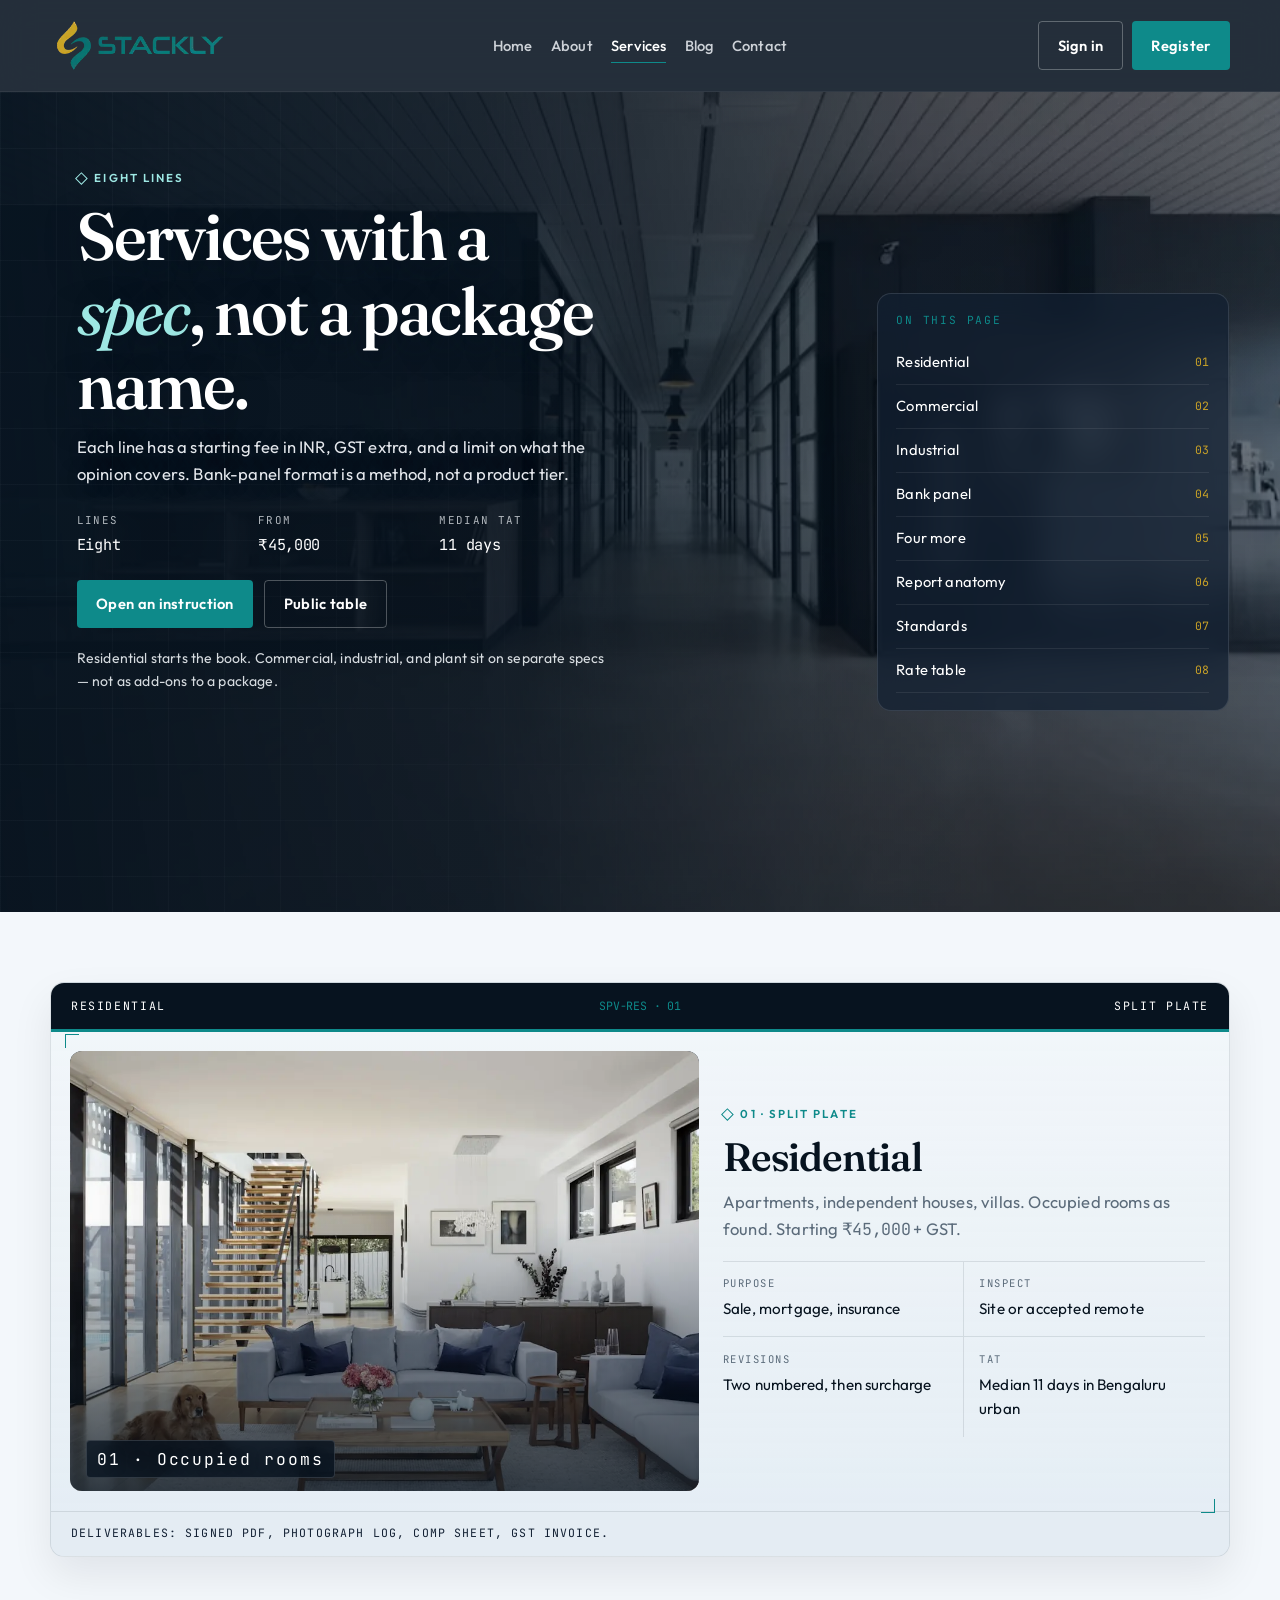
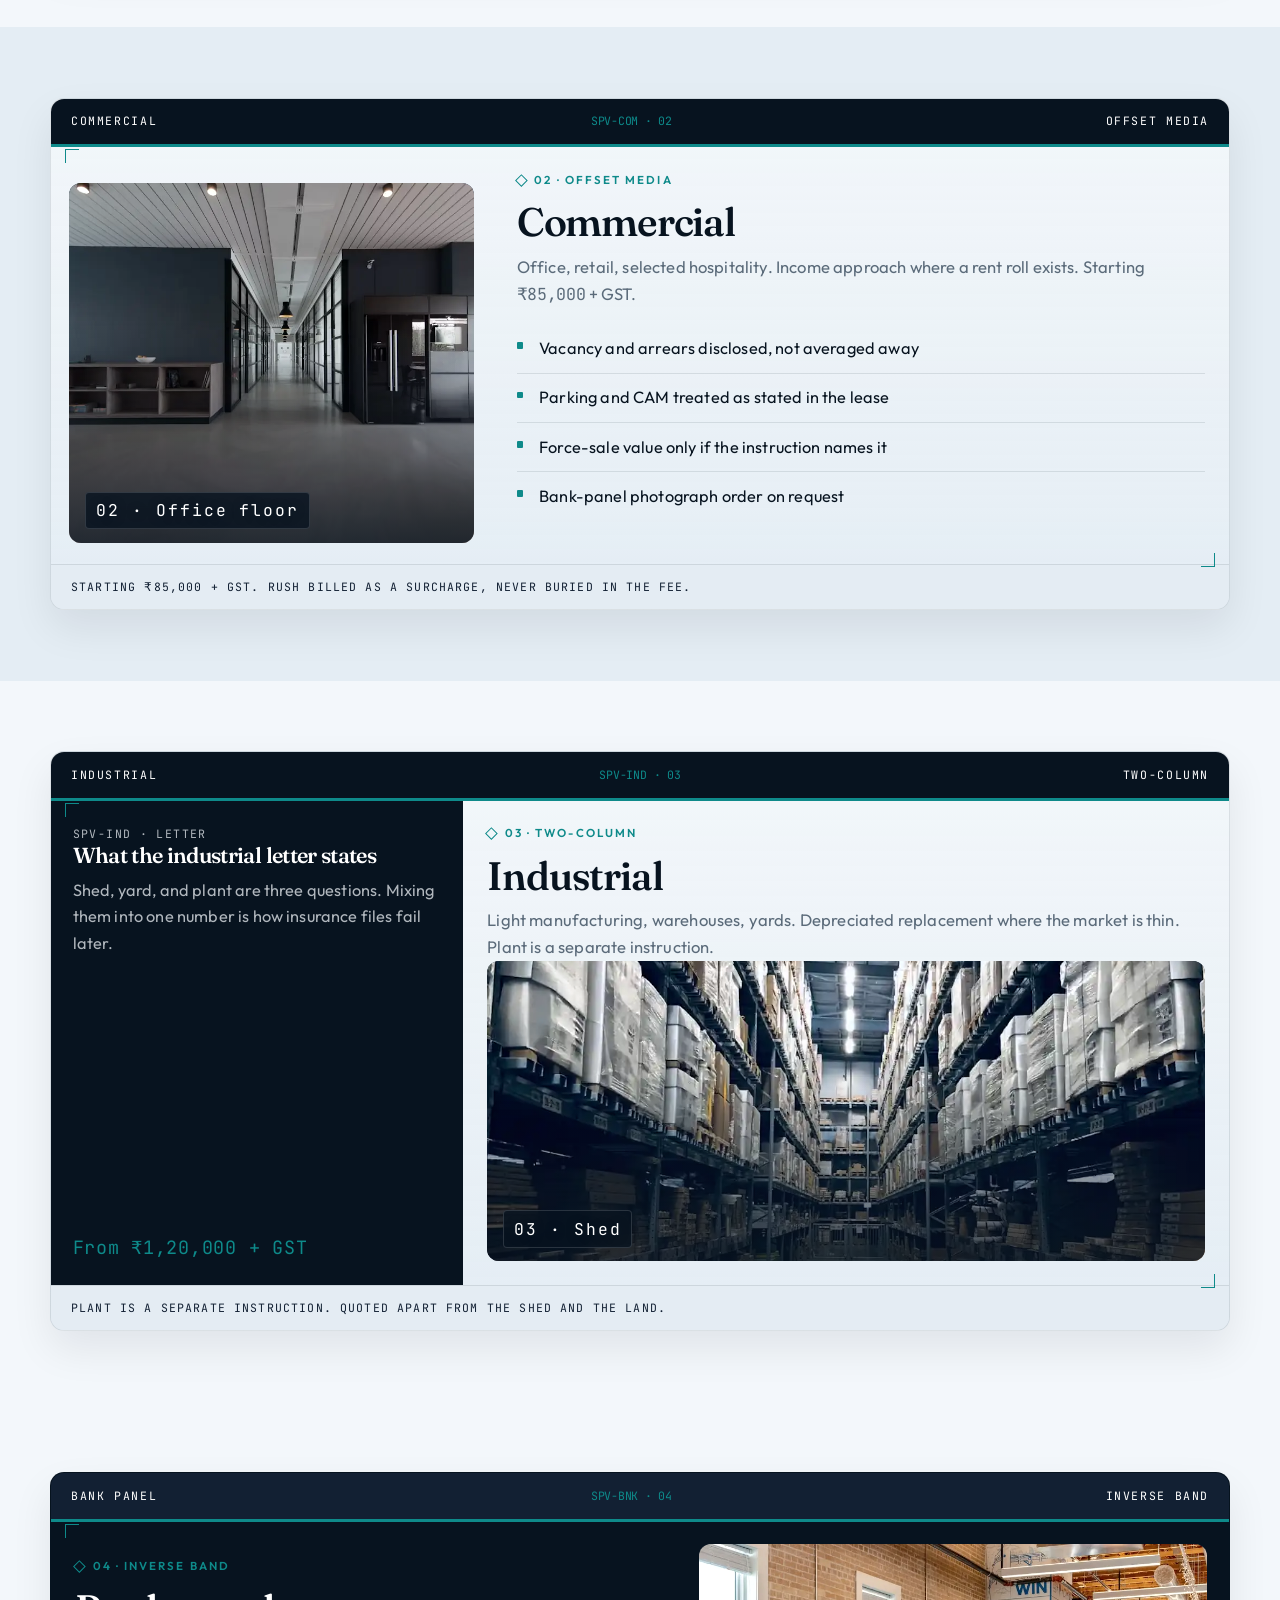
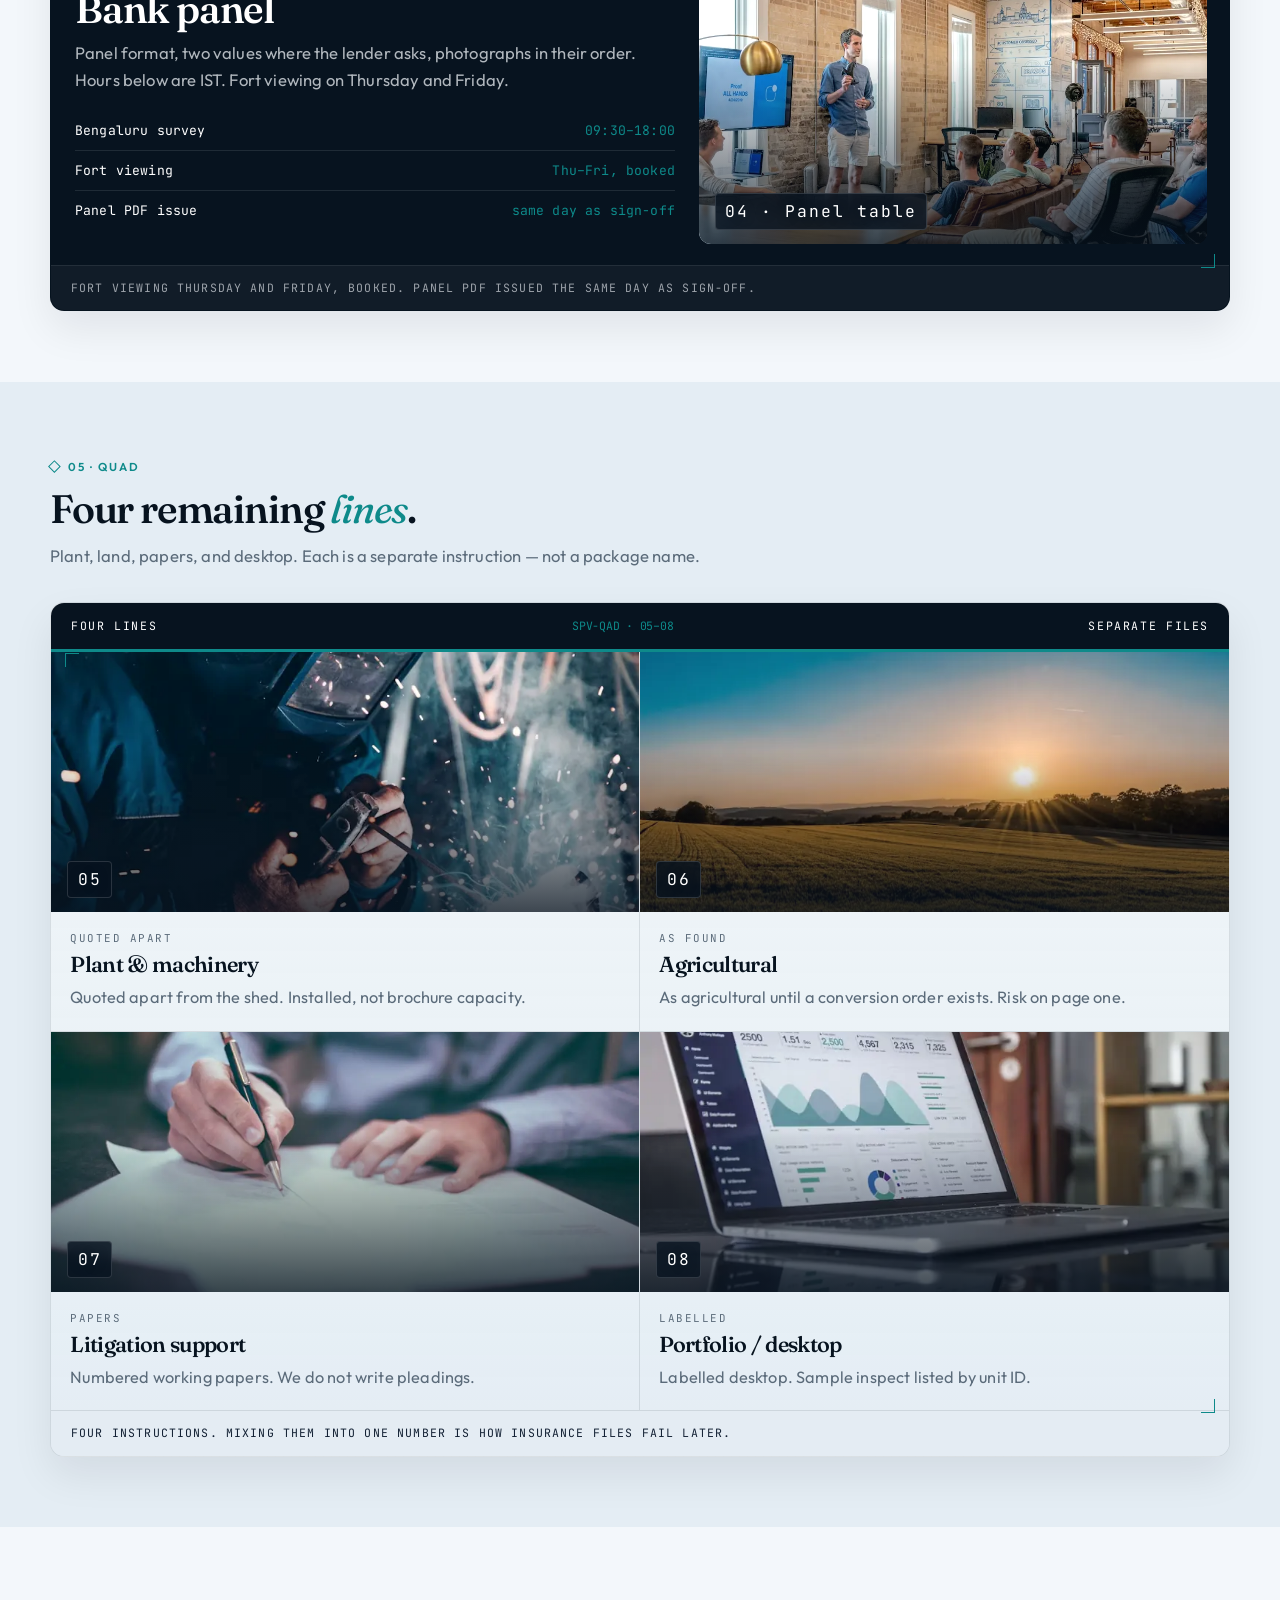
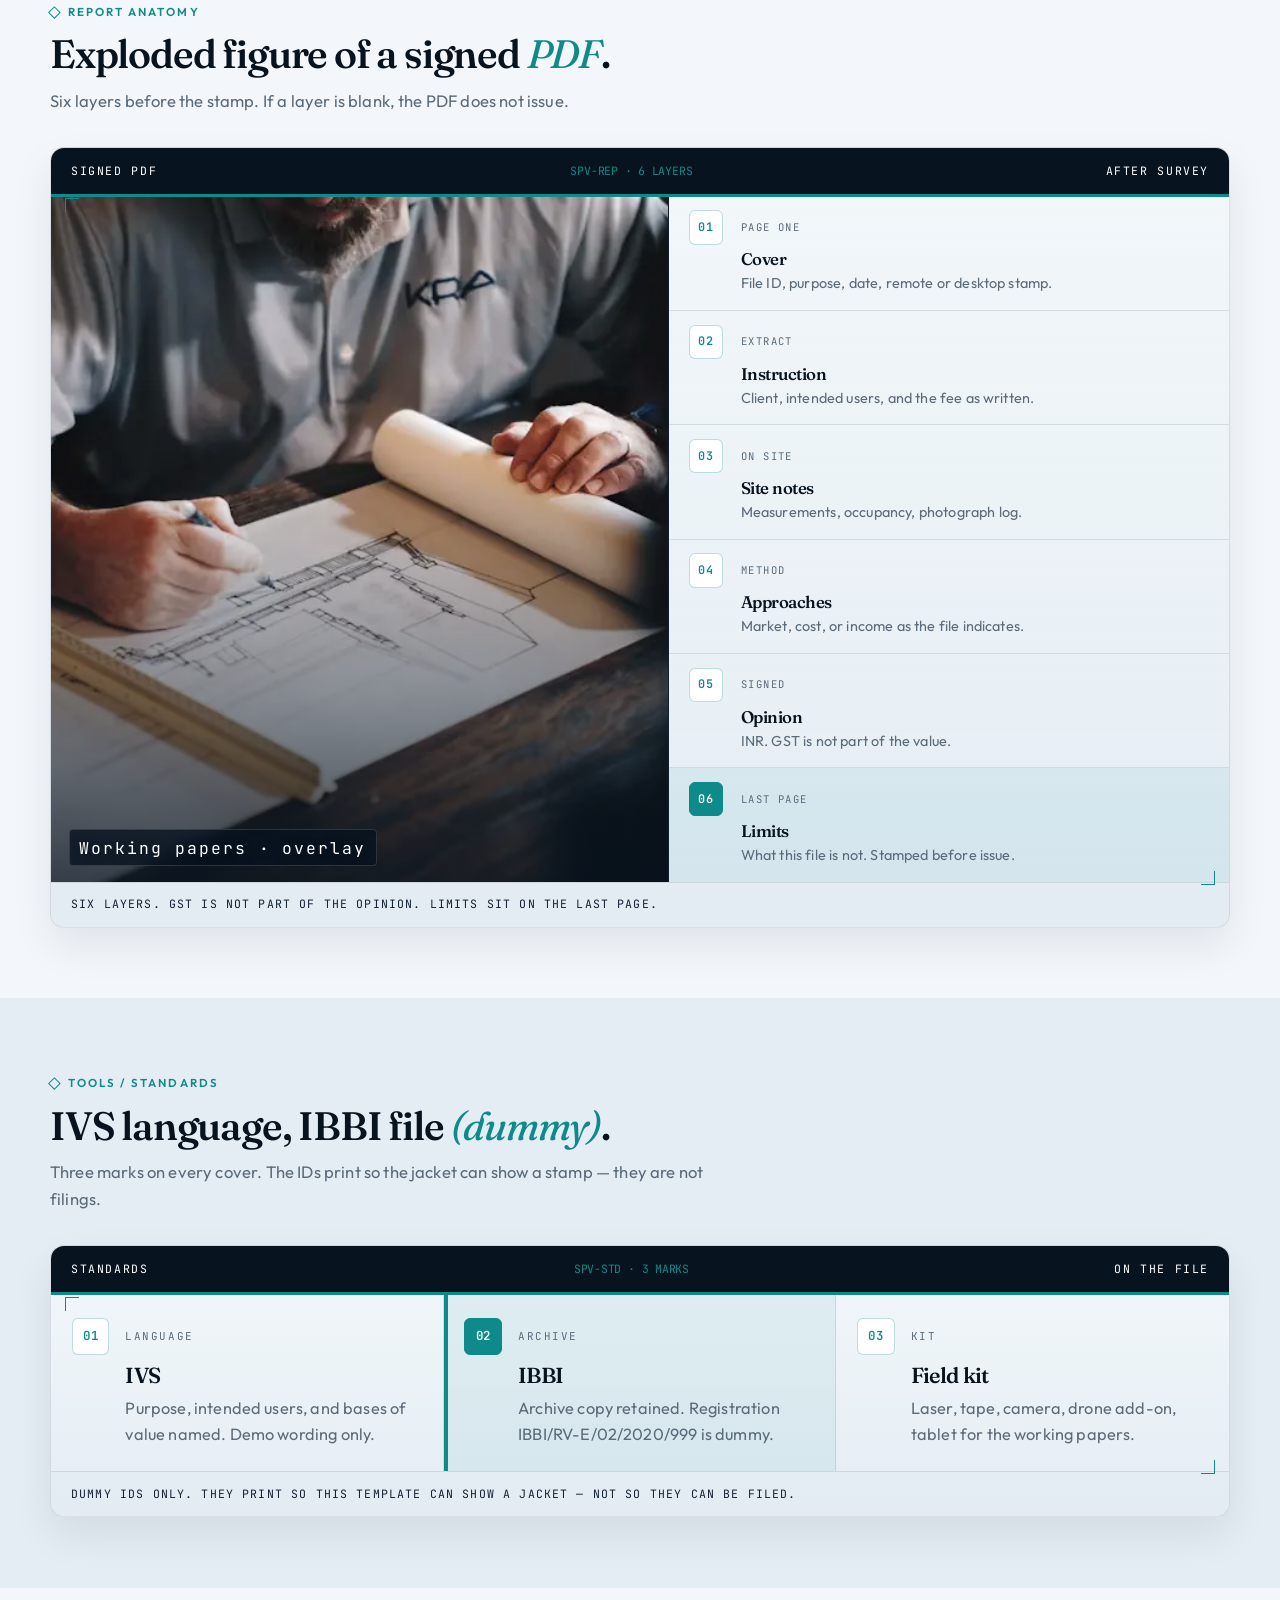
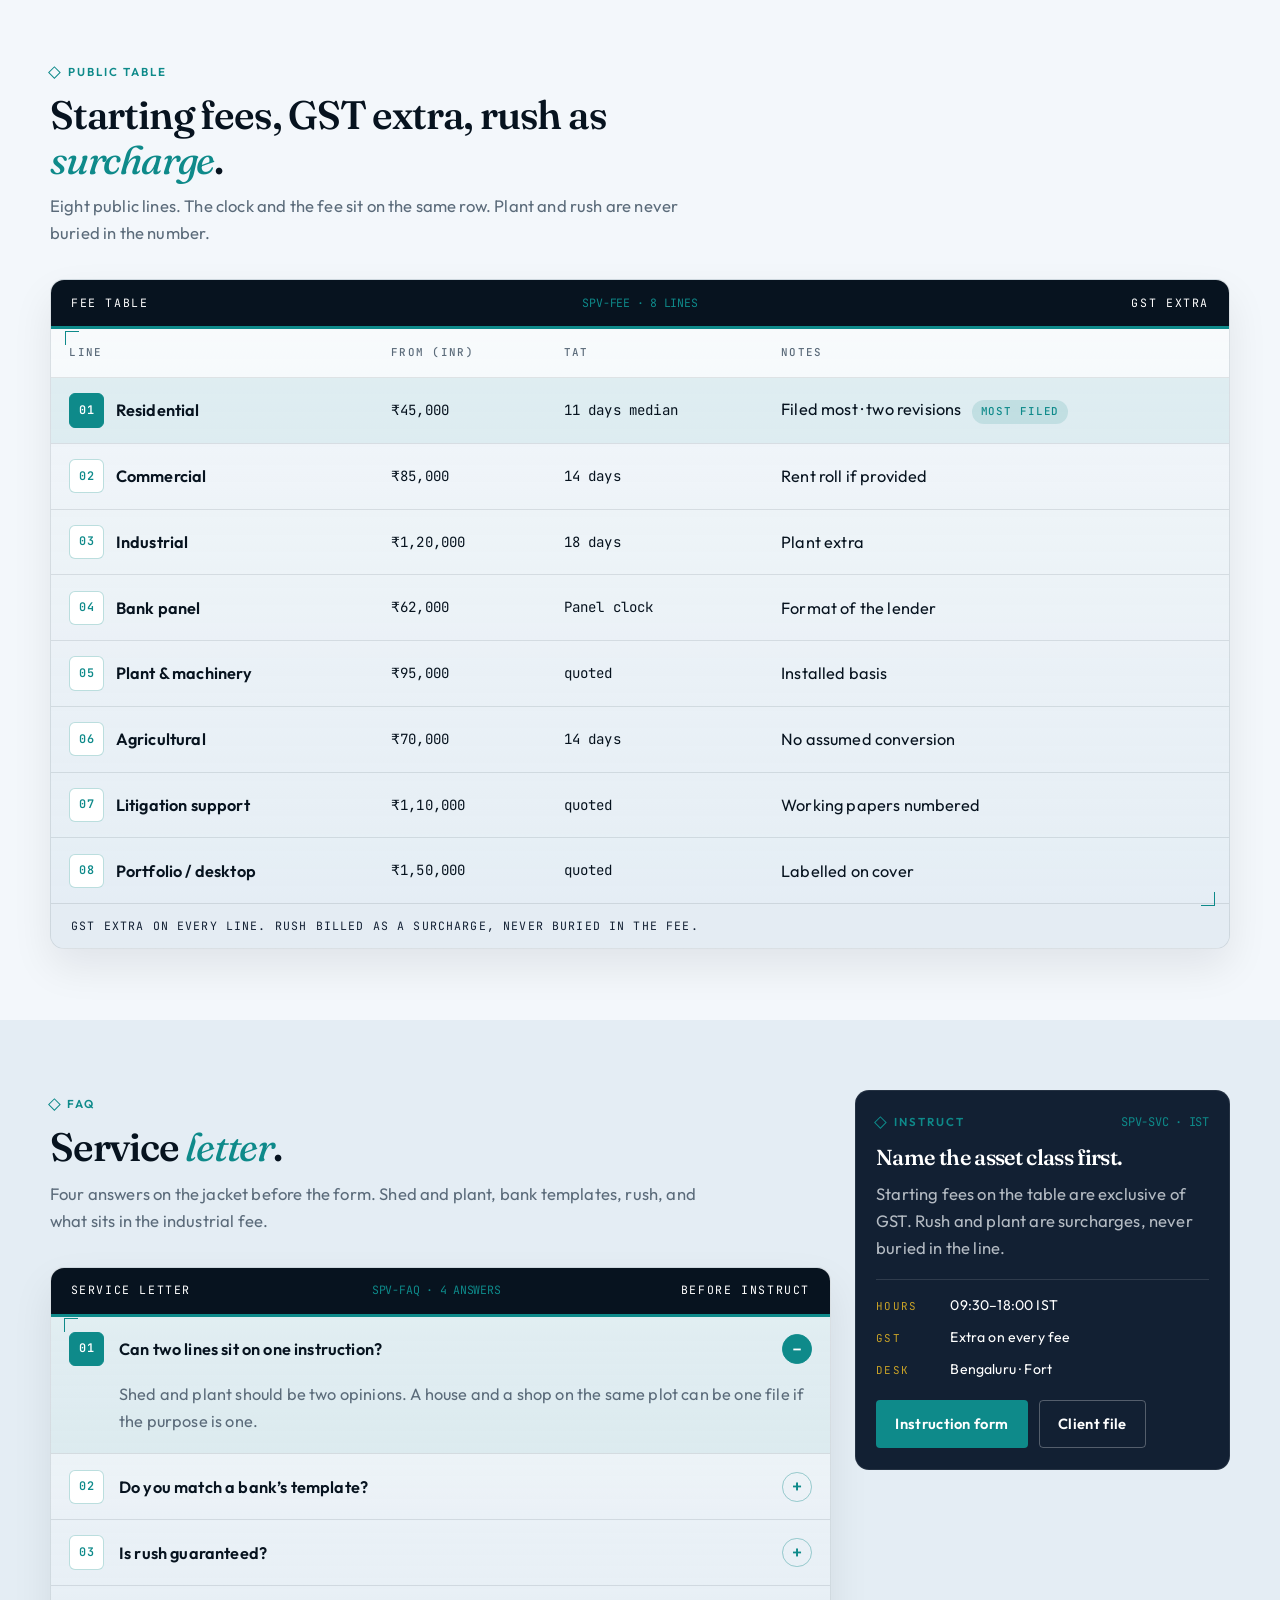
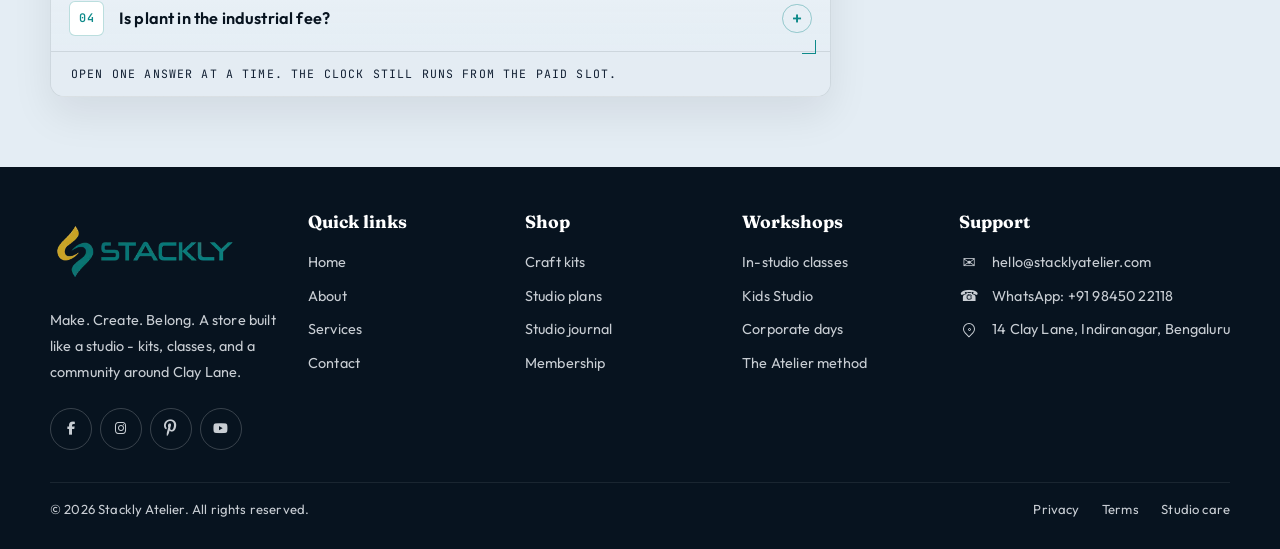
<file: services.html>
<!doctype html>
<html lang="en-IN">
  <head>
    <meta charset="utf-8" />
    <meta name="viewport" content="width=device-width, initial-scale=1" />
    <title>Services — Stackly Property Valuation</title>
    <meta
      name="description"
      content="Eight valuation lines: residential, commercial, industrial, bank panel, plant, agricultural, litigation support, portfolio review. Starting fees in INR, GST extra."
    />
    <link rel="icon" href="img/favicon.webp" type="image/webp" />
    <link rel="preconnect" href="https://fonts.googleapis.com" />
    <link rel="preconnect" href="https://fonts.gstatic.com" crossorigin />
    <link
      href="https://fonts.googleapis.com/css2?family=Fraunces:ital,opsz,wght@0,9..144,400;0,9..144,560;0,9..144,600;1,9..144,450;1,9..144,560&family=JetBrains+Mono:wght@400;500;600&family=Outfit:wght@400;500;600;700&display=swap"
      rel="stylesheet"
    />
    <link href="https://unpkg.com/aos@2.3.4/dist/aos.css" rel="stylesheet" />
    <link rel="stylesheet" href="Css/style.css?v=pre1" />
    <link
      rel="stylesheet"
      href="https://cdnjs.cloudflare.com/ajax/libs/font-awesome/6.5.2/css/all.min.css"
    />
    <link rel="stylesheet" href="Css/pages.css?v=vis2" />
    <link rel="stylesheet" href="Css/responsive.css?v=hero3" />
  </head>
  <body>
    <a class="skip-link" href="#main">Skip to survey</a>
    <div
      class="preloader"
      id="preloader"
      role="status"
      aria-live="polite"
      aria-label="Opening the survey desk"
    >
      <div class="preloader-grid" aria-hidden="true"></div>
      <div class="preloader-plate">
        <span class="preloader-crop is-tl" aria-hidden="true"></span>
        <span class="preloader-crop is-tr" aria-hidden="true"></span>
        <span class="preloader-crop is-bl" aria-hidden="true"></span>
        <span class="preloader-crop is-br" aria-hidden="true"></span>
        <p class="kicker">Stackly Valuation</p>
        <div class="preloader-sight" aria-hidden="true">
          <span class="sight-ring"></span>
          <span class="sight-cross"></span>
        </div>
        <p class="preloader-word" data-pre-word>Measure</p>
        <div class="meter" aria-hidden="true"><span></span></div>
        <div class="meter-row">
          <span data-meter>00</span>
          <span data-pre-stage>Opening desk</span>
          <span>Bengaluru</span>
        </div>
      </div>
    </div>
    <header class="site-header" id="site-header">
      <div class="header-inner">
        <a class="mark" href="index.html" aria-label="Home"
          ><img
            src="img/stackly-pv.webp"
            alt="Stackly Property Valuation"
            width="180"
            height="51"
        /></a>
        <nav class="nav" aria-label="Primary">
          <a class="nav-link" href="index.html">Home</a>
          <a class="nav-link" href="about.html">About</a>
          <a class="nav-link" href="services.html" aria-current="page"
            >Services</a
          >
          <a class="nav-link" href="blog.html">Blog</a>
          <a class="nav-link" href="contact.html">Contact</a>
        </nav>
        <div class="header-actions">
          <a class="btn btn-ghost" href="login.html">Sign in</a>
          <a class="btn" href="register.html">Register</a>
          <button
            class="nav-toggle"
            type="button"
            aria-label="Open menu"
            aria-expanded="false"
            aria-controls="drawer"
          >
            <span></span><span></span><span></span>
          </button>
        </div>
      </div>
    </header>
    <div class="drawer" id="drawer" aria-hidden="true">
      <nav aria-label="Mobile">
        <a href="index.html">Home</a><a href="about.html">About</a
        ><a href="services.html" aria-current="page">Services</a
        ><a href="blog.html">Blog</a><a href="contact.html">Contact</a>
      </nav>
      <div class="drawer-actions">
        <a class="btn btn-ghost" href="login.html">Sign in</a>
        <a class="btn" href="register.html">Register</a>
      </div>
    </div>

    <main id="main">
      <section class="inner-hero" aria-labelledby="svc-hero">
        <div class="hero-media">
          <img
            src="img/svc-com.webp"
            alt="Commercial floor measured for a valuation file"
            width="1000"
            height="700"
          />
        </div>
        <div class="hero-veil"></div>
        <div class="hero-grid" aria-hidden="true"></div>
        <div class="hero-copy">
          <p class="kicker">Eight lines</p>
          <h1 id="svc-hero">
            Services with a <em>spec</em>, not a package name.
          </h1>
          <p class="lead">
            Each line has a starting fee in INR, GST extra, and a limit on what
            the opinion covers. Bank-panel format is a method, not a product
            tier.
          </p>
          <dl class="hero-facts">
            <div>
              <dt>Lines</dt>
              <dd class="num">Eight</dd>
            </div>
            <div>
              <dt>From</dt>
              <dd class="num">₹45,000</dd>
            </div>
            <div>
              <dt>Median TAT</dt>
              <dd class="num">11 days</dd>
            </div>
          </dl>
          <div class="cta-row">
            <a class="btn" href="404.html">Open an instruction</a>
            <a class="btn btn-ghost" href="404.html">Public table</a>
          </div>
          <p class="hero-meta">
            Residential starts the book. Commercial, industrial, and plant sit
            on separate specs — not as add-ons to a package.
          </p>
        </div>
        <nav class="door-nav" aria-label="On this page">
          <p>On this page</p>
          <a href="404.html">Residential <span>01</span></a>
          <a href="404.html">Commercial <span>02</span></a>
          <a href="404.html">Industrial <span>03</span></a>
          <a href="404.html">Bank panel <span>04</span></a>
          <a href="404.html">Four more <span>05</span></a>
          <a href="404.html">Report anatomy <span>06</span></a>
          <a href="404.html">Standards <span>07</span></a>
          <a href="404.html">Rate table <span>08</span></a>
        </nav>
      </section>

      <section class="band" id="res" aria-labelledby="res-title">
        <div class="wrap">
          <div class="line-folio" data-aos="fade-up">
            <header class="line-spine">
              <span>Residential</span>
              <span class="file-id">SPV-RES · 01</span>
              <span>Split plate</span>
            </header>
            <div class="svc-split">
              <figure>
                <img
                  src="img/svc-res.webp"
                  alt="Occupied residential interior on a site survey"
                  width="1000"
                  height="700"
                  loading="lazy"
                />
                <p class="file-id">01 · Occupied rooms</p>
              </figure>
              <div class="line-copy">
                <p class="kicker">01 · Split plate</p>
                <h2 id="res-title">Residential</h2>
                <p class="lead">
                  Apartments, independent houses, villas. Occupied rooms as
                  found. Starting <span class="num">₹45,000</span> + GST.
                </p>
                <dl class="spec-dl">
                  <div>
                    <dt>Purpose</dt>
                    <dd>Sale, mortgage, insurance</dd>
                  </div>
                  <div>
                    <dt>Inspect</dt>
                    <dd>Site or accepted remote</dd>
                  </div>
                  <div>
                    <dt>Revisions</dt>
                    <dd>Two numbered, then surcharge</dd>
                  </div>
                  <div>
                    <dt>TAT</dt>
                    <dd>Median 11 days in Bengaluru urban</dd>
                  </div>
                </dl>
              </div>
            </div>
            <p class="line-foot">
              Deliverables: signed PDF, photograph log, comp sheet, GST invoice.
            </p>
          </div>
        </div>
      </section>

      <section class="band band-fog" id="com" aria-labelledby="com-title">
        <div class="wrap">
          <div class="line-folio" data-aos="fade-up">
            <header class="line-spine">
              <span>Commercial</span>
              <span class="file-id">SPV-COM · 02</span>
              <span>Offset media</span>
            </header>
            <div class="svc-offset">
              <figure>
                <img
                  src="img/svc-com.webp"
                  alt="Office interior on a commercial file"
                  width="1000"
                  height="700"
                  loading="lazy"
                />
                <p class="file-id">02 · Office floor</p>
              </figure>
              <div class="line-copy">
                <p class="kicker">02 · Offset media</p>
                <h2 id="com-title">Commercial</h2>
                <p class="lead">
                  Office, retail, selected hospitality. Income approach where a
                  rent roll exists. Starting <span class="num">₹85,000</span> +
                  GST.
                </p>
                <ul class="check">
                  <li>Vacancy and arrears disclosed, not averaged away</li>
                  <li>Parking and CAM treated as stated in the lease</li>
                  <li>Force-sale value only if the instruction names it</li>
                  <li>Bank-panel photograph order on request</li>
                </ul>
              </div>
            </div>
            <p class="line-foot">
              Starting ₹85,000 + GST. Rush billed as a surcharge, never buried
              in the fee.
            </p>
          </div>
        </div>
      </section>

      <section class="band" id="ind" aria-labelledby="ind-title">
        <div class="wrap">
          <div class="line-folio" data-aos="fade-up">
            <header class="line-spine">
              <span>Industrial</span>
              <span class="file-id">SPV-IND · 03</span>
              <span>Two-column</span>
            </header>
            <div class="svc-two">
              <aside class="letter-col">
                <p class="file-chip">SPV-IND · letter</p>
                <h3>What the industrial letter states</h3>
                <p>
                  Shed, yard, and plant are three questions. Mixing them into
                  one number is how insurance files fail later.
                </p>
                <p class="num">From ₹1,20,000 + GST</p>
              </aside>
              <div class="line-copy">
                <p class="kicker">03 · Two-column</p>
                <h2 id="ind-title">Industrial</h2>
                <p class="lead">
                  Light manufacturing, warehouses, yards. Depreciated
                  replacement where the market is thin. Plant is a separate
                  instruction.
                </p>
                <figure class="line-shot">
                  <img
                    src="img/svc-ind.webp"
                    alt="Industrial shed interior"
                    width="1000"
                    height="700"
                    loading="lazy"
                  />
                  <p class="file-id">03 · Shed</p>
                </figure>
              </div>
            </div>
            <p class="line-foot">
              Plant is a separate instruction. Quoted apart from the shed and
              the land.
            </p>
          </div>
        </div>
      </section>

      <section class="band" id="bank" aria-labelledby="bank-title">
        <div class="wrap">
          <div class="line-folio is-ink" data-aos="fade-up">
            <header class="line-spine">
              <span>Bank panel</span>
              <span class="file-id">SPV-BNK · 04</span>
              <span>Inverse band</span>
            </header>
            <div class="inverse">
              <div class="line-copy">
                <p class="kicker">04 · Inverse band</p>
                <h2 id="bank-title">Bank panel</h2>
                <p class="lead">
                  Panel format, two values where the lender asks, photographs in
                  their order. Hours below are IST. Fort viewing on Thursday and
                  Friday.
                </p>
                <div class="hours">
                  <div>
                    <span>Bengaluru survey</span><span>09:30–18:00</span>
                  </div>
                  <div>
                    <span>Fort viewing</span><span>Thu–Fri, booked</span>
                  </div>
                  <div>
                    <span>Panel PDF issue</span
                    ><span>same day as sign-off</span>
                  </div>
                </div>
              </div>
              <figure>
                <img
                  src="img/svc-bank.webp"
                  alt="Bank-panel meeting over a file"
                  width="1000"
                  height="700"
                  loading="lazy"
                />
                <p class="file-id">04 · Panel table</p>
              </figure>
            </div>
            <p class="line-foot">
              Fort viewing Thursday and Friday, booked. Panel PDF issued the
              same day as sign-off.
            </p>
          </div>
        </div>
      </section>

      <section class="band band-fog" id="quad" aria-labelledby="quad-title">
        <div class="wrap">
          <div class="section-head" data-aos="fade-up">
            <p class="kicker">05 · Quad</p>
            <h2 id="quad-title">Four remaining <em>lines</em>.</h2>
            <p class="lead">
              Plant, land, papers, and desktop. Each is a separate instruction —
              not a package name.
            </p>
          </div>
          <div class="quad-folio" data-aos="fade-up">
            <header class="quad-spine">
              <span>Four lines</span>
              <span class="file-id">SPV-QAD · 05–08</span>
              <span>Separate files</span>
            </header>
            <div class="quad">
              <article>
                <figure>
                  <img
                    src="img/svc-plant.webp"
                    alt="Plant and machinery on a factory floor"
                    width="800"
                    height="500"
                    loading="lazy"
                  />
                  <p class="file-id">05</p>
                </figure>
                <div class="body">
                  <p class="quad-tag">Quoted apart</p>
                  <h3>Plant &amp; machinery</h3>
                  <p>
                    Quoted apart from the shed. Installed, not brochure
                    capacity.
                  </p>
                </div>
              </article>
              <article>
                <figure>
                  <img
                    src="img/svc-agri.webp"
                    alt="Agricultural land"
                    width="800"
                    height="500"
                    loading="lazy"
                  />
                  <p class="file-id">06</p>
                </figure>
                <div class="body">
                  <p class="quad-tag">As found</p>
                  <h3>Agricultural</h3>
                  <p>
                    As agricultural until a conversion order exists. Risk on
                    page one.
                  </p>
                </div>
              </article>
              <article>
                <figure>
                  <img
                    src="img/svc-lit.webp"
                    alt="Litigation file papers"
                    width="800"
                    height="500"
                    loading="lazy"
                  />
                  <p class="file-id">07</p>
                </figure>
                <div class="body">
                  <p class="quad-tag">Papers</p>
                  <h3>Litigation support</h3>
                  <p>Numbered working papers. We do not write pleadings.</p>
                </div>
              </article>
              <article>
                <figure>
                  <img
                    src="img/svc-port.webp"
                    alt="Portfolio review on a laptop"
                    width="800"
                    height="500"
                    loading="lazy"
                  />
                  <p class="file-id">08</p>
                </figure>
                <div class="body">
                  <p class="quad-tag">Labelled</p>
                  <h3>Portfolio / desktop</h3>
                  <p>Labelled desktop. Sample inspect listed by unit ID.</p>
                </div>
              </article>
            </div>
            <p class="quad-foot">
              Four instructions. Mixing them into one number is how insurance
              files fail later.
            </p>
          </div>
        </div>
      </section>

      <section class="band" id="anatomy" aria-labelledby="rep-title">
        <div class="wrap">
          <div class="section-head" data-aos="fade-up">
            <p class="kicker">Report anatomy</p>
            <h2 id="rep-title">Exploded figure of a signed <em>PDF</em>.</h2>
            <p class="lead">
              Six layers before the stamp. If a layer is blank, the PDF does not
              issue.
            </p>
          </div>
          <div class="report-folio" data-aos="fade-up">
            <header class="report-spine">
              <span>Signed PDF</span>
              <span class="file-id">SPV-REP · 6 layers</span>
              <span>After survey</span>
            </header>
            <div class="report-spread">
              <figure>
                <img
                  src="img/report-figure.webp"
                  alt="Working papers and floor-plan overlay"
                  width="1000"
                  height="700"
                  loading="lazy"
                />
                <p class="file-id">Working papers · overlay</p>
              </figure>
              <ol class="layers">
                <li>
                  <span class="n">01</span>
                  <p class="layer-tag">Page one</p>
                  <h3>Cover</h3>
                  <p>File ID, purpose, date, remote or desktop stamp.</p>
                </li>
                <li>
                  <span class="n">02</span>
                  <p class="layer-tag">Extract</p>
                  <h3>Instruction</h3>
                  <p>Client, intended users, and the fee as written.</p>
                </li>
                <li>
                  <span class="n">03</span>
                  <p class="layer-tag">On site</p>
                  <h3>Site notes</h3>
                  <p>Measurements, occupancy, photograph log.</p>
                </li>
                <li>
                  <span class="n">04</span>
                  <p class="layer-tag">Method</p>
                  <h3>Approaches</h3>
                  <p>Market, cost, or income as the file indicates.</p>
                </li>
                <li>
                  <span class="n">05</span>
                  <p class="layer-tag">Signed</p>
                  <h3>Opinion</h3>
                  <p>INR. GST is not part of the value.</p>
                </li>
                <li>
                  <span class="n">06</span>
                  <p class="layer-tag">Last page</p>
                  <h3>Limits</h3>
                  <p>What this file is not. Stamped before issue.</p>
                </li>
              </ol>
            </div>
            <p class="report-foot">
              Six layers. GST is not part of the opinion. Limits sit on the last
              page.
            </p>
          </div>
        </div>
      </section>

      <section class="band band-fog" id="std" aria-labelledby="std-title">
        <div class="wrap">
          <div class="section-head" data-aos="fade-up">
            <p class="kicker">Tools / standards</p>
            <h2 id="std-title">IVS language, IBBI file <em>(dummy)</em>.</h2>
            <p class="lead">
              Three marks on every cover. The IDs print so the jacket can show a
              stamp — they are not filings.
            </p>
          </div>
          <div class="std-folio" data-aos="fade-up">
            <header class="std-spine">
              <span>Standards</span>
              <span class="file-id">SPV-STD · 3 marks</span>
              <span>On the file</span>
            </header>
            <div class="std-grid">
              <article>
                <span class="n">01</span>
                <p class="std-tag">Language</p>
                <h3>IVS</h3>
                <p>
                  Purpose, intended users, and bases of value named. Demo
                  wording only.
                </p>
              </article>
              <article class="is-filed">
                <span class="n">02</span>
                <p class="std-tag">Archive</p>
                <h3>IBBI</h3>
                <p>
                  Archive copy retained. Registration IBBI/RV-E/02/2020/999 is
                  dummy.
                </p>
              </article>
              <article>
                <span class="n">03</span>
                <p class="std-tag">Kit</p>
                <h3>Field kit</h3>
                <p>
                  Laser, tape, camera, drone add-on, tablet for the working
                  papers.
                </p>
              </article>
            </div>
            <p class="std-foot">
              Dummy IDs only. They print so this template can show a jacket —
              not so they can be filed.
            </p>
          </div>
        </div>
      </section>

      <section class="band" id="table" aria-labelledby="table-title">
        <div class="wrap">
          <div class="section-head" data-aos="fade-up">
            <p class="kicker">Public table</p>
            <h2 id="table-title">
              Starting fees, GST extra, rush as <em>surcharge</em>.
            </h2>
            <p class="lead">
              Eight public lines. The clock and the fee sit on the same row.
              Plant and rush are never buried in the number.
            </p>
          </div>
          <div class="fee-folio" data-aos="fade-up">
            <header class="fee-spine">
              <span>Fee table</span>
              <span class="file-id">SPV-FEE · 8 lines</span>
              <span>GST extra</span>
            </header>
            <div class="table-wrap">
              <table class="rate-table">
                <thead>
                  <tr>
                    <th>Line</th>
                    <th>From (INR)</th>
                    <th>TAT</th>
                    <th>Notes</th>
                  </tr>
                </thead>
                <tbody>
                  <tr class="is-filed">
                    <td>
                      <span class="fee-line"
                        ><span class="n">01</span> Residential</span
                      >
                    </td>
                    <td>₹45,000</td>
                    <td>11 days median</td>
                    <td>
                      Filed most · two revisions
                      <span class="badge badge-filed">Most filed</span>
                    </td>
                  </tr>
                  <tr>
                    <td>
                      <span class="fee-line"
                        ><span class="n">02</span> Commercial</span
                      >
                    </td>
                    <td>₹85,000</td>
                    <td>14 days</td>
                    <td>Rent roll if provided</td>
                  </tr>
                  <tr>
                    <td>
                      <span class="fee-line"
                        ><span class="n">03</span> Industrial</span
                      >
                    </td>
                    <td>₹1,20,000</td>
                    <td>18 days</td>
                    <td>Plant extra</td>
                  </tr>
                  <tr>
                    <td>
                      <span class="fee-line"
                        ><span class="n">04</span> Bank panel</span
                      >
                    </td>
                    <td>₹62,000</td>
                    <td>Panel clock</td>
                    <td>Format of the lender</td>
                  </tr>
                  <tr>
                    <td>
                      <span class="fee-line"
                        ><span class="n">05</span> Plant &amp; machinery</span
                      >
                    </td>
                    <td>₹95,000</td>
                    <td>quoted</td>
                    <td>Installed basis</td>
                  </tr>
                  <tr>
                    <td>
                      <span class="fee-line"
                        ><span class="n">06</span> Agricultural</span
                      >
                    </td>
                    <td>₹70,000</td>
                    <td>14 days</td>
                    <td>No assumed conversion</td>
                  </tr>
                  <tr>
                    <td>
                      <span class="fee-line"
                        ><span class="n">07</span> Litigation support</span
                      >
                    </td>
                    <td>₹1,10,000</td>
                    <td>quoted</td>
                    <td>Working papers numbered</td>
                  </tr>
                  <tr>
                    <td>
                      <span class="fee-line"
                        ><span class="n">08</span> Portfolio / desktop</span
                      >
                    </td>
                    <td>₹1,50,000</td>
                    <td>quoted</td>
                    <td>Labelled on cover</td>
                  </tr>
                </tbody>
              </table>
            </div>
            <p class="fee-foot">
              GST extra on every line. Rush billed as a surcharge, never buried
              in the fee.
            </p>
          </div>
        </div>
      </section>

      <section class="band band-fog" aria-labelledby="svc-faq">
        <div class="wrap faq-letter">
          <div>
            <div class="section-head" data-aos="fade-up">
              <p class="kicker">FAQ</p>
              <h2 id="svc-faq">Service <em>letter</em>.</h2>
              <p class="lead">
                Four answers on the jacket before the form. Shed and plant, bank
                templates, rush, and what sits in the industrial fee.
              </p>
            </div>
            <div class="faq-folio" data-aos="fade-up">
              <header class="faq-spine">
                <span>Service letter</span>
                <span class="file-id">SPV-FAQ · 4 answers</span>
                <span>Before instruct</span>
              </header>
              <div class="faq-list">
                <details class="faq" name="svc-faq" open>
                  <summary>
                    <span class="faq-n">01</span
                    ><span class="faq-q"
                      >Can two lines sit on one instruction?</span
                    >
                  </summary>
                  <div class="faq-a">
                    <p>
                      Shed and plant should be two opinions. A house and a shop
                      on the same plot can be one file if the purpose is one.
                    </p>
                  </div>
                </details>
                <details class="faq" name="svc-faq">
                  <summary>
                    <span class="faq-n">02</span
                    ><span class="faq-q">Do you match a bank’s template?</span>
                  </summary>
                  <div class="faq-a">
                    <p>
                      Yes, on panel files. The fee stays ours; the photograph
                      order becomes theirs.
                    </p>
                  </div>
                </details>
                <details class="faq" name="svc-faq">
                  <summary>
                    <span class="faq-n">03</span
                    ><span class="faq-q">Is rush guaranteed?</span>
                  </summary>
                  <div class="faq-a">
                    <p>
                      Rush is a surcharge and a capacity question. We do not
                      sell a fake 24-hour stamp.
                    </p>
                  </div>
                </details>
                <details class="faq" name="svc-faq">
                  <summary>
                    <span class="faq-n">04</span
                    ><span class="faq-q">Is plant in the industrial fee?</span>
                  </summary>
                  <div class="faq-a">
                    <p>
                      No. The industrial line is the shed and the land. Plant is
                      a separate instruction, quoted apart, GST extra.
                    </p>
                  </div>
                </details>
              </div>
              <p class="faq-foot">
                Open one answer at a time. The clock still runs from the paid
                slot.
              </p>
            </div>
          </div>
          <aside class="faq-aside" data-aos="fade-up" data-aos-delay="80">
            <div class="faq-aside-head">
              <p class="kicker">Instruct</p>
              <span class="file-id">SPV-SVC · IST</span>
            </div>
            <h3>Name the asset class first.</h3>
            <p class="lead">
              Starting fees on the table are exclusive of GST. Rush and plant
              are surcharges, never buried in the line.
            </p>
            <dl class="faq-meta">
              <div>
                <dt>Hours</dt>
                <dd>09:30–18:00 IST</dd>
              </div>
              <div>
                <dt>GST</dt>
                <dd>Extra on every fee</dd>
              </div>
              <div>
                <dt>Desk</dt>
                <dd>Bengaluru · Fort</dd>
              </div>
            </dl>
            <div class="cta-row">
              <a class="btn" href="404.html">Instruction form</a>
              <a class="btn btn-ghost" href="404.html">Client file</a>
            </div>
          </aside>
        </div>
      </section>
    </main>

    <footer class="site-footer">
      <div class="wrap foot-grid">
        <div class="foot-brand">
          <img
            src="img/stackly-pv.webp"
            alt="Stackly Property Valuation"
            width="210"
            height="59"
          />
          <p>
            Make. Create. Belong. A store built like a studio - kits, classes,
            and a community around Clay Lane.
          </p>
          <div class="foot-socials">
            <a href="404.html" aria-label="Facebook"
              ><i class="fa-brands fa-facebook-f" aria-hidden="true"></i></a
            ><a href="404.html" aria-label="Instagram"
              ><i class="fa-brands fa-instagram" aria-hidden="true"></i></a
            ><a href="404.html" aria-label="Pinterest"
              ><i class="fa-brands fa-pinterest-p" aria-hidden="true"></i></a
            ><a href="404.html" aria-label="YouTube"
              ><i class="fa-brands fa-youtube" aria-hidden="true"></i
            ></a>
          </div>
        </div>
        <div>
          <h3>Quick links</h3>
          <ul>
            <li><a href="index.html">Home</a></li>
            <li><a href="about.html">About</a></li>
            <li><a href="services.html">Services</a></li>
            <li><a href="contact.html">Contact</a></li>
          </ul>
        </div>
        <div>
          <h3>Shop</h3>
          <ul>
            <li><a href="404.html">Craft kits</a></li>
            <li><a href="404.html">Studio plans</a></li>
            <li><a href="404.html">Studio journal</a></li>
            <li><a href="404.html">Membership</a></li>
          </ul>
        </div>
        <div>
          <h3>Workshops</h3>
          <ul>
            <li><a href="404.html">In-studio classes</a></li>
            <li><a href="404.html">Kids Studio</a></li>
            <li><a href="404.html">Corporate days</a></li>
            <li><a href="404.html">The Atelier method</a></li>
          </ul>
        </div>
        <div>
          <h3>Support</h3>
          <ul class="contact-list">
            <li>
              <span class="contact-icon mail" aria-hidden="true"></span
              ><a href="404.html">hello@stacklyatelier.com</a>
            </li>
            <li>
              <span class="contact-icon phone" aria-hidden="true"></span
              ><a href="404.html">WhatsApp: +91 98450 22118</a>
            </li>
            <li>
              <span class="contact-icon pin" aria-hidden="true"></span
              ><span
                ><a href="404.html"
                  >14 Clay Lane, Indiranagar, Bengaluru</a
                ></span
              >
            </li>
          </ul>
        </div>
      </div>
      <div class="wrap foot-base">
        <p>© <span id="y">2026</span> Stackly Atelier. All rights reserved.</p>
        <div class="footer-legal">
          <a href="404.html">Privacy</a>
          <a href="404.html">Terms</a><a href="404.html">Studio care</a>
        </div>
      </div>
    </footer>

    <div class="toast" id="toast" role="status"></div>
    <script src="https://unpkg.com/aos@2.3.4/dist/aos.js"></script>
    <script src="Js/data.js"></script>
    <script src="Js/main.js?v=pre1"></script>
  </body>
</html>
</file>
<file: Css/style.css>
/* ==========================================================================
   Stackly Property Valuation — global theme
   Cool surveyor / cadastral glass. Night navy, mist, survey teal, brass.
   Do not introduce warm cream, burnt orange, or ticket-stub geometry.
   ========================================================================== */

:root {
  --ink: #07131F;
  --slate: #122033;
  --mist: #F3F7FB;
  --fog: #E4EDF4;
  --line: rgba(7, 19, 31, 0.10);
  --mute: #5B6B7A;
  --accent: #0E8A8A;
  --accent-2: #C9A227;
  --live: #1F8A5B;
  --halt: #B42318;
  --bone: #FFFFFF;
  --veil: rgba(7, 19, 31, 0.62);
  --glass: rgba(18, 32, 51, 0.72);
  --radius-btn: 4px;
  --radius-card: 14px;
  --header-h: 92px;
  --max: 1180px;
  --ease: cubic-bezier(0.22, 1, 0.36, 1);
  --shadow: 0 18px 40px rgba(7, 19, 31, 0.12);
  --font-display: "Fraunces", Georgia, serif;
  --font-body: "Outfit", system-ui, sans-serif;
  --font-mono: "JetBrains Mono", ui-monospace, monospace;
}

*,
*::before,
*::after { box-sizing: border-box; }

html {
  scroll-behavior: auto;
  hanging-punctuation: first last;
}

html, body { overflow-x: hidden; }

body {
  margin: 0;
  color: var(--ink);
  background: var(--mist);
  font-family: var(--font-body);
  font-size: 1.02rem;
  line-height: 1.62;
  letter-spacing: 0.01em;
}

img { max-width: 100%; height: auto; display: block; }
button, input, select, textarea { font: inherit; color: inherit; }
a { color: inherit; text-decoration: none; }
ul { margin: 0; padding: 0; list-style: none; }
p { margin: 0 0 0.85rem; }
p:last-child { margin-bottom: 0; }

.sr-only {
  position: absolute;
  width: 1px;
  height: 1px;
  padding: 0;
  margin: -1px;
  overflow: hidden;
  clip: rect(0, 0, 0, 0);
  white-space: nowrap;
  border: 0;
}

.skip-link {
  position: absolute;
  left: 1rem;
  top: -5rem;
  z-index: 10000;
  background: var(--accent);
  color: var(--bone);
  padding: 0.55rem 0.9rem;
  border-radius: var(--radius-btn);
}
.skip-link:focus { top: 1rem; }

:focus-visible {
  outline: 2px solid var(--accent);
  outline-offset: 3px;
}

.wrap {
  width: min(100% - 2.4rem, var(--max));
  margin-inline: auto;
}

/* Type ------------------------------------------------------------------- */
.kicker {
  display: inline-flex;
  align-items: center;
  gap: 0.55rem;
  margin: 0 0 0.7rem;
  font-size: 0.72rem;
  font-weight: 600;
  letter-spacing: 0.18em;
  text-transform: uppercase;
  color: var(--accent);
}
.kicker::before {
  content: "";
  width: 0.55rem;
  height: 0.55rem;
  border: 1.5px solid var(--accent);
  transform: rotate(45deg);
}

h1, h2, h3, .display {
  font-family: var(--font-display);
  font-optical-sizing: auto;
  font-weight: 560;
  letter-spacing: -0.03em;
  line-height: 1.12;
  margin: 0 0 0.7rem;
}

h1 { font-size: clamp(2.15rem, 5.2vw, 4.35rem); }
h2 { font-size: clamp(1.7rem, 3.1vw, 2.75rem); }
h3 { font-size: clamp(1.15rem, 1.7vw, 1.45rem); }

h1 em, h2 em {
  font-style: italic;
  font-weight: 450;
  color: var(--accent);
}

.lead {
  color: var(--mute);
  font-size: clamp(1rem, 1.3vw, 1.12rem);
  max-width: 44rem;
}

.file-id,
.num {
  font-family: var(--font-mono);
  font-variant-numeric: tabular-nums;
  letter-spacing: -0.02em;
}

.section-head {
  margin-bottom: 2rem;
  max-width: 42rem;
}

.band { padding: 4.4rem 0; }
.band-fog { background: var(--fog); }
.band-ink {
  background: var(--ink);
  color: var(--bone);
}
.band-ink .lead,
.band-ink .kicker { color: rgba(243, 247, 251, 0.72); }
.band-ink h2 em { color: var(--accent-2); }
.band-slate { background: var(--slate); color: var(--bone); }

/* Buttons ---------------------------------------------------------------- */
.btn {
  display: inline-flex;
  align-items: center;
  justify-content: center;
  gap: 0.45rem;
  min-height: 44px;
  padding: 0.7rem 1.15rem;
  border-radius: var(--radius-btn);
  border: 1px solid transparent;
  font-weight: 600;
  font-size: 0.92rem;
  letter-spacing: 0.02em;
  cursor: pointer;
  background: var(--accent);
  color: var(--bone);
  transition: transform 0.25s var(--ease), background 0.25s var(--ease), color 0.25s var(--ease), border-color 0.25s var(--ease), box-shadow 0.25s var(--ease);
}
.btn-ghost {
  background: transparent;
  color: var(--ink);
  border-color: var(--line);
}
.header-actions .btn-ghost,
.drawer .btn-ghost,
.band-ink .btn-ghost,
.hero .btn-ghost,
.inner-hero .btn-ghost,
.faq-aside .btn-ghost {
  color: var(--bone);
  border-color: rgba(255, 255, 255, 0.28);
}
.btn-brass {
  background: transparent;
  color: var(--accent-2);
  border-color: var(--accent-2);
}

.cta-row { display: flex; flex-wrap: wrap; gap: 0.7rem; }

/* Badges ----------------------------------------------------------------- */
.badge {
  display: inline-flex;
  align-items: center;
  gap: 0.35rem;
  padding: 0.22rem 0.55rem;
  border-radius: 99px;
  font-family: var(--font-mono);
  font-size: 0.68rem;
  letter-spacing: 0.08em;
  text-transform: uppercase;
  font-weight: 500;
}
.badge-live {
  background: rgba(31, 138, 91, 0.14);
  color: var(--live);
}
.badge-live::before {
  content: "";
  width: 0.45rem;
  height: 0.45rem;
  border-radius: 50%;
  background: var(--live);
  box-shadow: 0 0 0 4px rgba(31, 138, 91, 0.18);
  animation: pulse 1.8s ease infinite;
}
.badge-halt {
  background: rgba(180, 35, 24, 0.12);
  color: var(--halt);
}
.badge-filed {
  background: rgba(14, 138, 138, 0.14);
  color: var(--accent);
}

@keyframes pulse {
  50% { opacity: 0.45; }
}

@media (prefers-reduced-motion: reduce) {
  .hero-media img,
  .hero-enhanced .hero-grid {
    transform: none;
    transition: none;
    animation: none;
  }
  .hero-enhanced .hero-copy > *,
  .hero-enhanced .live-file,
  .hero-enhanced .door-nav {
    opacity: 1;
    transform: none;
    transition: none;
  }
}

/* Preloader — survey plate opening --------------------------------------- */
.preloader {
  position: fixed;
  inset: 0;
  z-index: 9000;
  display: grid;
  place-items: center;
  background:
    radial-gradient(ellipse 70% 55% at 50% 42%, rgba(14, 138, 138, 0.14), transparent 62%),
    linear-gradient(165deg, #0a1624 0%, var(--ink) 48%, #050d16 100%);
  color: var(--bone);
  transition: opacity 0.55s var(--ease), visibility 0.55s;
  overflow: hidden;
}
.preloader.is-done {
  opacity: 0;
  visibility: hidden;
  pointer-events: none;
}
.preloader.is-done .preloader-plate {
  transform: translateY(-0.6rem) scale(0.98);
  opacity: 0;
}
.preloader-grid {
  position: absolute;
  inset: 0;
  background-image:
    linear-gradient(rgba(243, 247, 251, 0.045) 1px, transparent 1px),
    linear-gradient(90deg, rgba(243, 247, 251, 0.045) 1px, transparent 1px);
  background-size: 48px 48px;
  mask-image: radial-gradient(ellipse 55% 50% at 50% 45%, #000 20%, transparent 72%);
  pointer-events: none;
}
.preloader-plate {
  position: relative;
  z-index: 1;
  width: min(22.5rem, 88vw);
  padding: 2.1rem 1.6rem 1.45rem;
  text-align: center;
  background: rgba(7, 19, 31, 0.55);
  border: 1px solid rgba(255, 255, 255, 0.1);
  border-radius: 2px;
  backdrop-filter: blur(10px);
  transition: transform 0.55s var(--ease), opacity 0.55s var(--ease);
}
.preloader-crop {
  position: absolute;
  width: 14px;
  height: 14px;
  border-color: var(--accent);
  border-style: solid;
  border-width: 0;
  opacity: 0.85;
}
.preloader-crop.is-tl { top: 8px; left: 8px; border-top-width: 1.5px; border-left-width: 1.5px; }
.preloader-crop.is-tr { top: 8px; right: 8px; border-top-width: 1.5px; border-right-width: 1.5px; }
.preloader-crop.is-bl { bottom: 8px; left: 8px; border-bottom-width: 1.5px; border-left-width: 1.5px; }
.preloader-crop.is-br { bottom: 8px; right: 8px; border-bottom-width: 1.5px; border-right-width: 1.5px; }
.preloader .kicker {
  color: #9EE8E4;
  justify-content: center;
  margin-bottom: 1.15rem;
}
.preloader .kicker::before { border-color: #9EE8E4; }
.preloader-sight {
  position: relative;
  width: 3.4rem;
  height: 3.4rem;
  margin: 0 auto 1rem;
}
.sight-ring,
.sight-cross {
  position: absolute;
  inset: 0;
  margin: auto;
}
.sight-ring {
  width: 100%;
  height: 100%;
  border: 1.5px solid rgba(158, 232, 228, 0.55);
  border-radius: 50%;
  animation: sight-pulse 1.8s var(--ease) infinite;
}
.sight-ring::after {
  content: "";
  position: absolute;
  inset: 22%;
  border: 1px solid rgba(201, 162, 39, 0.55);
  border-radius: 50%;
}
.sight-cross {
  width: 100%;
  height: 100%;
}
.sight-cross::before,
.sight-cross::after {
  content: "";
  position: absolute;
  background: rgba(243, 247, 251, 0.72);
  left: 50%;
  top: 50%;
  transform: translate(-50%, -50%);
}
.sight-cross::before { width: 1.5px; height: 100%; }
.sight-cross::after { width: 100%; height: 1.5px; }
.preloader-word {
  font-family: var(--font-display);
  font-size: clamp(2.35rem, 7.5vw, 3.35rem);
  font-optical-sizing: auto;
  font-weight: 560;
  letter-spacing: -0.03em;
  line-height: 1;
  margin: 0 0 1.25rem;
  min-height: 1.1em;
  transition: opacity 0.28s var(--ease), transform 0.28s var(--ease);
}
.preloader-word.is-swap {
  opacity: 0;
  transform: translateY(0.35rem);
}
.meter {
  position: relative;
  height: 3px;
  background: rgba(255, 255, 255, 0.1);
  border-radius: 99px;
  overflow: hidden;
  margin-bottom: 0.95rem;
}
.meter > span {
  display: block;
  height: 100%;
  width: 0%;
  background: linear-gradient(90deg, var(--accent), #9EE8E4);
  box-shadow: 0 0 12px rgba(14, 138, 138, 0.35);
  transition: width 0.12s linear;
}
.meter-row {
  display: grid;
  grid-template-columns: 2.4rem 1fr auto;
  gap: 0.65rem;
  align-items: center;
  font-family: var(--font-mono);
  font-size: 0.72rem;
  letter-spacing: 0.06em;
  text-transform: uppercase;
  color: rgba(243, 247, 251, 0.72);
}
.meter-row [data-meter] { color: #9EE8E4; }
.meter-row [data-pre-stage] {
  text-align: left;
  color: rgba(243, 247, 251, 0.82);
  white-space: nowrap;
  overflow: hidden;
  text-overflow: ellipsis;
}
@keyframes sight-pulse {
  0%, 100% { transform: scale(1); opacity: 1; }
  50% { transform: scale(1.06); opacity: 0.72; }
}
@media (prefers-reduced-motion: reduce) {
  .sight-ring { animation: none; }
  .preloader-word { transition: none; }
  .meter > span { transition: none; }
}

/* Header ----------------------------------------------------------------- */
.site-header {
  position: fixed;
  top: 0;
  left: 0;
  width: 100%;
  z-index: 80;
  height: var(--header-h);
  background: rgba(7, 19, 31, 0.88);
  color: var(--bone);
  backdrop-filter: blur(16px);
  border-bottom: 1px solid rgba(255, 255, 255, 0.06);
  transition: height 0.25s var(--ease), background 0.25s;
}
body:not(.dash) { padding-top: var(--header-h); transition: padding-top 0.25s var(--ease); }
body.is-header-shrink:not(.dash) { padding-top: 76px; }
.site-header.is-shrink {
  height: 76px;
  background: rgba(7, 19, 31, 0.96);
}
.header-inner {
  width: min(100% - 2rem, var(--max));
  margin-inline: auto;
  height: 100%;
  display: grid;
  grid-template-columns: 1fr auto 1fr;
  align-items: center;
}
.mark {
  display: flex;
  align-items: center;
  gap: 0.7rem;
  flex-shrink: 0;
}
.mark img { width: 180px; height: auto; }
.nav {
  display: flex;
  gap: 1.15rem;
  justify-self: center;
}
.nav-link {
  position: relative;
  font-size: 0.92rem;
  font-weight: 500;
  color: rgba(243, 247, 251, 0.82);
  padding: 0.35rem 0;
}
.nav-link::after {
  content: "";
  position: absolute;
  left: 0;
  bottom: 0;
  width: 0;
  height: 1.5px;
  background: var(--accent);
  transition: width 0.28s var(--ease);
}
.nav-link[aria-current="page"] { color: var(--bone); }
.nav-link[aria-current="page"]::after { width: 100%; }

.header-actions {
  display: flex;
  align-items: center;
  gap: 0.55rem;
  justify-self: end;
}

.nav-toggle {
  display: none;
  width: 44px;
  height: 44px;
  border: 1px solid rgba(255, 255, 255, 0.18);
  background: transparent;
  border-radius: var(--radius-btn);
  padding: 0;
  cursor: pointer;
  z-index: 130;
}
.nav-toggle span {
  display: block;
  width: 16px;
  height: 1.5px;
  margin: 4px auto;
  background: var(--bone);
  transition: transform 0.25s var(--ease), opacity 0.2s var(--ease);
}
.nav-toggle.is-active span:nth-child(1) { transform: translateY(5.5px) rotate(45deg); }
.nav-toggle.is-active span:nth-child(2) { opacity: 0; }
.nav-toggle.is-active span:nth-child(3) { transform: translateY(-5.5px) rotate(-45deg); }

.drawer {
  position: fixed;
  top: var(--header-h);
  left: 0;
  right: 0;
  bottom: 0;
  z-index: 100;
  background: var(--ink);
  color: var(--bone);
  display: flex;
  flex-direction: column;
  transform: translateX(100%);
  transition: transform 0.4s var(--ease), top 0.25s var(--ease), visibility 0.4s;
  visibility: hidden;
  pointer-events: none;
  overflow-y: auto;
}
body.is-header-shrink .drawer { top: 76px; }
.drawer.is-open {
  transform: none;
  visibility: visible;
  pointer-events: auto;
}
.drawer nav {
  display: flex;
  flex-direction: column;
}
.drawer nav a {
  padding: 1.05rem 1.2rem;
  border-bottom: 1px solid rgba(255, 255, 255, 0.1);
  text-align: center;
}
.drawer a {
  font-family: var(--font-display);
  font-size: 1.25rem;
  color: rgba(243, 247, 251, 0.82);
}
.drawer nav a[aria-current="page"] { color: var(--accent-2); }
.drawer-actions {
  display: grid;
  gap: 0.7rem;
  padding: 1.2rem;
  margin-top: auto;
}
.drawer-actions .btn { width: 100%; }
.drawer-actions .btn-ghost { color: var(--bone); border-color: rgba(255, 255, 255, 0.28); }

/* Hero split ------------------------------------------------------------- */
.hero {
  position: relative;
  min-height: min(92vh, 820px);
  display: grid;
  grid-template-columns: 1.15fr 0.85fr;
  align-items: stretch;
  color: var(--bone);
  background: var(--ink);
  overflow: hidden;
}
.hero.hero-enhanced,
.inner-hero.hero-enhanced { --hero-x: 0px; --hero-y: 0px; }
.hero-media {
  position: absolute;
  inset: 0;
  overflow: hidden;
}
.hero-media img {
  width: 100%;
  height: 100%;
  object-fit: cover;
  transform: translate3d(var(--hero-x, 0px), var(--hero-y, 0px), 0) scale(1.06);
  transition: transform 1.2s var(--ease);
  will-change: transform;
}
.hero-veil {
  position: absolute;
  inset: 0;
  background:
    linear-gradient(90deg, rgba(7, 19, 31, 0.96) 0%, rgba(7, 19, 31, 0.78) 38%, rgba(7, 19, 31, 0.42) 68%, rgba(7, 19, 31, 0.28) 100%),
    linear-gradient(180deg, rgba(7, 19, 31, 0.32), rgba(7, 19, 31, 0.58));
}
.hero-grid {
  position: absolute;
  inset: 0;
  background-image:
    linear-gradient(rgba(243, 247, 251, 0.055) 1px, transparent 1px),
    linear-gradient(90deg, rgba(243, 247, 251, 0.055) 1px, transparent 1px);
  background-size: 56px 56px;
  mask-image: linear-gradient(90deg, rgba(0,0,0,.55), transparent 70%);
  pointer-events: none;
}
.hero-enhanced .hero-grid {
  transform: translate3d(calc(var(--hero-x, 0px) * -0.45), calc(var(--hero-y, 0px) * -0.45), 0);
  transition: transform 1.2s var(--ease);
  animation: hero-grid-drift 18s linear infinite;
}
.hero-enhanced .hero-copy > *,
.hero-enhanced .live-file,
.hero-enhanced .door-nav {
  opacity: 0;
  transform: translateY(18px);
  transition: opacity 0.7s var(--ease), transform 0.7s var(--ease);
}
.hero-enhanced.is-ready .hero-copy > *,
.hero-enhanced.is-ready .live-file,
.hero-enhanced.is-ready .door-nav {
  opacity: 1;
  transform: translateY(0);
}
.hero-enhanced.is-ready .hero-copy > *:nth-child(1) { transition-delay: 0.08s; }
.hero-enhanced.is-ready .hero-copy > *:nth-child(2) { transition-delay: 0.16s; }
.hero-enhanced.is-ready .hero-copy > *:nth-child(3) { transition-delay: 0.24s; }
.hero-enhanced.is-ready .hero-copy > *:nth-child(4) { transition-delay: 0.32s; }
.hero-enhanced.is-ready .hero-copy > *:nth-child(5) { transition-delay: 0.4s; }
.hero-enhanced.is-ready .hero-copy > *:nth-child(6) { transition-delay: 0.48s; }
.hero-enhanced.is-ready .live-file,
.hero-enhanced.is-ready .door-nav { transition-delay: 0.3s; }
@keyframes hero-grid-drift {
  from { background-position: 0 0, 0 0; }
  to { background-position: 56px 56px, 56px 56px; }
}
.hero-copy {
  position: relative;
  z-index: 2;
  padding: clamp(3rem, 8vh, 5.5rem) 0 clamp(3rem, 8vh, 5.5rem) clamp(1.2rem, 6vw, 8vw);
  max-width: 38rem;
}
.hero-copy h1,
.inner-hero .hero-copy h1 {
  color: var(--bone);
  text-shadow: 0 10px 32px rgba(7, 19, 31, 0.55);
}
.hero-copy h1 em,
.inner-hero .hero-copy h1 em {
  color: #9EE8E4;
}
.hero-copy .kicker,
.inner-hero .hero-copy .kicker {
  color: #9EE8E4;
}
.hero-copy .kicker::before,
.inner-hero .hero-copy .kicker::before {
  border-color: #9EE8E4;
}
.hero-copy .lead,
.inner-hero .hero-copy .lead {
  color: rgba(243, 247, 251, 0.94);
  text-shadow: 0 2px 18px rgba(7, 19, 31, 0.5);
}
.hero-facts {
  display: grid;
  grid-template-columns: repeat(3, minmax(0, 1fr));
  gap: 0.8rem;
  margin: 1.5rem 0 1.4rem;
}
.hero-facts dt {
  font-family: var(--font-mono);
  font-size: 0.68rem;
  letter-spacing: 0.12em;
  text-transform: uppercase;
  color: rgba(243, 247, 251, 0.72);
}
.hero-facts dd {
  margin: 0.2rem 0 0;
  font-family: var(--font-mono);
  font-size: 0.95rem;
  color: var(--bone);
}
.hero-meta {
  margin-top: 1.2rem;
  font-size: 0.88rem;
  color: rgba(243, 247, 251, 0.88);
}

.live-file {
  position: relative;
  z-index: 2;
  align-self: center;
  margin: 2.4rem clamp(1rem, 4vw, 4rem) 2.4rem 0;
  background: var(--glass);
  border: 1px solid rgba(255, 255, 255, 0.12);
  border-radius: var(--radius-card);
  overflow: hidden;
  backdrop-filter: blur(18px);
  box-shadow: var(--shadow);
  width: min(26rem, calc(100% - 2rem));
  justify-self: end;
}
.live-file img {
  width: 100%;
  height: 190px;
  object-fit: cover;
}
.live-file-body { padding: 1rem 1.15rem 1.15rem; }
.live-file-top {
  display: flex;
  justify-content: space-between;
  align-items: center;
  margin-bottom: 0.45rem;
}
.live-file h3 { margin: 0 0 0.2rem; color: var(--bone); }
.live-file .line { color: rgba(243, 247, 251, 0.7); font-size: 0.9rem; }
.live-file dl {
  display: grid;
  grid-template-columns: 1fr 1fr;
  gap: 0.6rem;
  margin: 0.9rem 0;
  font-size: 0.88rem;
}
.live-file dt { color: rgba(243, 247, 251, 0.5); font-size: 0.72rem; letter-spacing: 0.1em; text-transform: uppercase; }
.live-file dd { margin: 0.15rem 0 0; }
.note-strip {
  padding: 0.7rem 0.8rem;
  background: rgba(7, 19, 31, 0.45);
  border-top: 1px solid rgba(255, 255, 255, 0.08);
  font-size: 0.8rem;
  color: rgba(243, 247, 251, 0.72);
}

/* Live ticker ------------------------------------------------------------ */
.ticker {
  display: flex;
  align-items: center;
  gap: 1rem;
  background: var(--slate);
  color: var(--bone);
  overflow: hidden;
  padding: 0.7rem 0;
  border-block: 1px solid rgba(255, 255, 255, 0.06);
}
.ticker-label {
  flex: 0 0 auto;
  margin-left: 1.2rem;
  font-family: var(--font-mono);
  font-size: 0.72rem;
  letter-spacing: 0.16em;
  text-transform: uppercase;
  color: var(--accent);
}
.ticker-track-wrap { overflow: hidden; flex: 1; }
.ticker-track {
  display: flex;
  gap: 2.2rem;
  width: max-content;
  animation: marquee 42s linear infinite;
}
.ticker:hover .ticker-track { animation-play-state: paused; }
.ticker-item {
  display: flex;
  gap: 0.7rem;
  font-family: var(--font-mono);
  font-size: 0.82rem;
  white-space: nowrap;
}
.ticker-item .sep { color: rgba(243, 247, 251, 0.35); }

@keyframes marquee {
  from { transform: translateX(0); }
  to { transform: translateX(-50%); }
}

/* Who commissions — expanding file doors -------------------------------- */
.doors {
  display: grid;
  grid-template-columns: 6.2fr 1fr 1fr 1fr;
  gap: 0.45rem;
  height: 28rem;
  transition: grid-template-columns 0.32s var(--ease), grid-template-rows 0.32s var(--ease);
}
.doors.is-1 { grid-template-columns: 1fr 6.2fr 1fr 1fr; }
.doors.is-2 { grid-template-columns: 1fr 1fr 6.2fr 1fr; }
.doors.is-3 { grid-template-columns: 1fr 1fr 1fr 6.2fr; }
.door {
  position: relative;
  display: block;
  appearance: none;
  -webkit-appearance: none;
  min-width: 0;
  height: 100%;
  padding: 0;
  border: 0;
  border-radius: var(--radius-card);
  overflow: hidden;
  background: var(--slate);
  cursor: pointer;
  color: var(--bone);
  font: inherit;
  text-align: left;
}
.door img {
  width: 100%;
  height: 100%;
  object-fit: cover;
  opacity: 0.78;
}
.door.is-on img { opacity: 1; }
.door:focus-visible {
  outline: 2px solid var(--accent);
  outline-offset: 2px;
}
.door-spine {
  position: absolute;
  z-index: 2;
  display: flex;
  align-items: center;
  gap: 0.45rem;
  font-family: var(--font-mono);
  letter-spacing: 0.08em;
  text-transform: uppercase;
}
.door:not(.is-on) .door-spine {
  inset: 0;
  writing-mode: vertical-rl;
  transform: rotate(180deg);
  justify-content: flex-end;
  padding: 1.1rem 0.85rem;
  background: linear-gradient(90deg, transparent, rgba(7, 19, 31, 0.45));
}
.door.is-on .door-spine {
  top: 1rem;
  left: 1rem;
  padding: 0.35rem 0.65rem;
  background: var(--glass);
  border: 1px solid rgba(255, 255, 255, 0.12);
  border-radius: 8px;
  backdrop-filter: blur(10px);
}
.door-spine .n { color: var(--accent); font-size: 0.72rem; }
.door-spine .t { font-size: 0.78rem; font-weight: 600; }
.door-meta {
  position: absolute;
  left: 1rem;
  right: 1rem;
  bottom: 1rem;
  z-index: 2;
  min-height: 7.6rem;
  padding: 0.95rem 1.05rem;
  background: var(--glass);
  border: 1px solid rgba(255, 255, 255, 0.12);
  border-radius: 12px;
  backdrop-filter: blur(12px);
  opacity: 0;
  pointer-events: none;
  transition: opacity 0.35s var(--ease);
}
.door.is-on .door-meta { opacity: 1; }
.door-meta .count {
  display: block;
  font-family: var(--font-display);
  font-size: 2rem;
  font-variant-numeric: tabular-nums;
  line-height: 1.1;
  min-height: 1.15em;
}
.door-meta .lbl {
  display: block;
  min-height: 1.45em;
  margin: 0.2rem 0 0.4rem;
  color: rgba(243, 247, 251, 0.75);
  font-size: 0.9rem;
}
.door-meta .line {
  display: block;
  min-height: 2.9em;
  color: rgba(243, 247, 251, 0.7);
  font-size: 0.88rem;
}

.lantern-shell { display: grid; gap: 1rem; }
.hud-row {
  display: flex;
  align-items: center;
  justify-content: space-between;
  gap: 0.6rem;
  flex-shrink: 0;
}
.lantern-hud {
  justify-content: center;
  gap: 0.85rem;
}
.icon-btn {
  display: inline-flex;
  align-items: center;
  justify-content: center;
  min-width: 44px;
  min-height: 44px;
  padding: 0;
  width: 44px;
  border-radius: var(--radius-btn);
  border: 1px solid var(--line);
  background: var(--bone);
  cursor: pointer;
  font-weight: 600;
  color: var(--ink);
}
.folio {
  font-family: var(--font-mono);
  font-size: 0.95rem;
  font-variant-numeric: tabular-nums;
  min-width: 4.6rem;
  text-align: center;
  color: var(--mute);
}
.contact-sheet {
  display: grid;
  grid-template-columns: 1fr 1fr;
  gap: 0.55rem;
}
.thumb {
  position: relative;
  border: 1px solid var(--line);
  border-radius: 10px;
  overflow: hidden;
  min-height: 88px;
  cursor: pointer;
  padding: 0;
  background: var(--fog);
}
.thumb img {
  width: 100%;
  height: 88px;
  object-fit: cover;
  display: block;
}
.thumb.is-on {
  outline: 2px solid var(--accent);
  outline-offset: 2px;
}
.thumb span {
  position: absolute;
  left: 0.4rem;
  bottom: 0.3rem;
  font-family: var(--font-mono);
  font-size: 0.65rem;
  color: var(--bone);
  text-shadow: 0 1px 4px #07131F;
}

/* Horizontal case rail --------------------------------------------------- */
.rail-pin { position: relative; }
.rail-track {
  display: flex;
  gap: 1rem;
  overflow-x: auto;
  scroll-snap-type: x mandatory;
  padding-bottom: 0.2rem;
  scrollbar-width: none;
  -ms-overflow-style: none;
}
.rail-track::-webkit-scrollbar { display: none; }
.rail-bar {
  position: relative;
  height: 4px;
  margin-top: 1.35rem;
  background: #d7e3ee;
  border-radius: 999px;
  cursor: pointer;
}
.rail-bar-thumb {
  position: absolute;
  top: 50%;
  left: 0;
  height: 10px;
  width: 28%;
  margin-top: -5px;
  background: #5d6b78;
  border-radius: 999px;
  cursor: grab;
  touch-action: none;
}
.rail-bar-thumb:active { cursor: grabbing; }
.rail-card {
  flex: 0 0 min(78vw, 280px);
  scroll-snap-align: start;
  background: var(--bone);
  border: 1px solid var(--line);
  border-radius: var(--radius-card);
  overflow: hidden;
  transition: box-shadow 0.3s var(--ease), border-color 0.3s;
}
.rail-card .media {
  overflow: hidden;
  height: 168px;
}
.rail-card img {
  width: 100%;
  height: 168px;
  object-fit: cover;
  transition: transform 0.5s var(--ease);
}
.rail-card .body { padding: 0.95rem 1rem 1.1rem; }
.rail-card .scope {
  margin-top: 0.55rem;
  font-size: 0.82rem;
  color: var(--mute);
}

/* Four acts — survey traverse + field spread ---------------------------- */
.traverse { display: grid; gap: 1.4rem; }
.traverse-rail {
  list-style: none;
  margin: 0;
  padding: 0;
  display: grid;
  grid-template-columns: repeat(4, minmax(0, 1fr));
  position: relative;
  gap: 0.5rem;
}
.traverse-rail::before {
  content: "";
  position: absolute;
  top: 0.9rem;
  left: 10%;
  right: 10%;
  height: 2px;
  background: var(--line);
  z-index: 0;
}
.traverse-rail li { position: relative; z-index: 1; }
.traverse-rail button {
  display: grid;
  justify-items: center;
  gap: 0.55rem;
  width: 100%;
  padding: 0;
  border: 0;
  background: none;
  appearance: none;
  cursor: pointer;
  font: inherit;
  font-weight: 600;
  font-size: 0.9rem;
  color: var(--mute);
}
.traverse-rail button:focus-visible span {
  outline: 2px solid var(--accent);
  outline-offset: 3px;
}
.traverse-rail button span {
  width: 1.85rem;
  height: 1.85rem;
  display: grid;
  place-items: center;
  border-radius: 50%;
  border: 1.5px solid var(--line);
  background: var(--mist);
  font-family: var(--font-mono);
  font-size: 0.7rem;
  color: var(--accent);
}
.traverse-rail button.is-on { color: var(--ink); }
.traverse-rail button.is-on span {
  background: var(--accent);
  border-color: var(--accent);
  color: var(--bone);
}
.traverse-spread {
  display: grid;
  grid-template-columns: 1.25fr 0.75fr;
  min-height: 26rem;
  background: var(--ink);
  border-radius: var(--radius-card);
  overflow: hidden;
}
.traverse-spread figure {
  position: relative;
  margin: 0;
  min-height: 26rem;
  background: var(--slate);
}
.traverse-spread img {
  position: absolute;
  inset: 0;
  width: 100%;
  height: 100%;
  object-fit: cover;
  opacity: 0;
  transition: opacity 0.18s linear;
}
.traverse-spread img.is-show {
  opacity: 1;
  z-index: 1;
}
.traverse-note {
  position: relative;
  display: flex;
  flex-direction: column;
  justify-content: center;
  padding: 2rem 1.7rem;
  color: var(--bone);
  border-left: 1px solid rgba(243, 247, 251, 0.1);
}
.traverse-note::before,
.traverse-note::after {
  content: "";
  position: absolute;
  width: 14px;
  height: 14px;
  border: 1.5px solid var(--accent);
}
.traverse-note::before { top: 1.1rem; right: 1.1rem; border-left: 0; border-bottom: 0; }
.traverse-note::after { bottom: 1.1rem; left: 1.1rem; border-right: 0; border-top: 0; }
.traverse-note .file-id {
  color: var(--accent);
  margin: 0 0 0.7rem;
}
.traverse-note h3 {
  margin: 0 0 0.7rem;
  min-height: 1.3em;
}
.traverse-note [data-act-copy] {
  margin: 0;
  min-height: 4.8em;
  color: rgba(243, 247, 251, 0.72);
  max-width: 28rem;
}

/* File jacket — six acts on one cover ----------------------------------- */
.jacket {
  position: relative;
  background:
    linear-gradient(180deg, rgba(255, 255, 255, 0.55), rgba(228, 237, 244, 0.4)),
    var(--fog);
  border: 1px solid var(--line);
  border-radius: var(--radius-card);
  overflow: hidden;
  box-shadow: 0 18px 40px rgba(7, 19, 31, 0.08);
}
.jacket::before,
.jacket::after {
  content: "";
  position: absolute;
  width: 14px;
  height: 14px;
  border: 1.5px solid var(--accent);
  z-index: 2;
  pointer-events: none;
}
.jacket::before { top: 3.15rem; left: 0.85rem; border-right: 0; border-bottom: 0; }
.jacket::after { bottom: 2.65rem; right: 0.85rem; border-left: 0; border-top: 0; }
.jacket-spine {
  display: flex;
  align-items: center;
  justify-content: space-between;
  gap: 0.8rem;
  margin: 0;
  padding: 0.85rem 1.25rem;
  background: var(--ink);
  color: var(--bone);
  border-bottom: 3px solid var(--accent);
  font-family: var(--font-mono);
  font-size: 0.72rem;
  letter-spacing: 0.14em;
  text-transform: uppercase;
}
.jacket-spine .file-id { color: var(--accent); }
.jacket-stages {
  display: grid;
  grid-template-columns: repeat(3, minmax(0, 1fr));
  list-style: none;
  margin: 0;
  padding: 0;
}
.jacket-stages li {
  position: relative;
  display: grid;
  grid-template-columns: 2.6rem minmax(0, 1fr);
  grid-template-areas:
    "idx tag"
    ". title"
    ". copy"
    ". badge";
  column-gap: 0.75rem;
  padding: 1.4rem 1.3rem 1.45rem;
  min-height: 11.5rem;
  border-right: 1px solid var(--line);
  border-bottom: 1px solid var(--line);
  transition: background 0.25s var(--ease), box-shadow 0.25s var(--ease);
}
.jacket-stages li:nth-child(3n) { border-right: 0; }
.jacket-stages li:nth-child(n+4) { border-bottom: 0; }
.jacket-stages li:hover {
  background: rgba(255, 255, 255, 0.55);
  box-shadow: inset 4px 0 0 var(--accent);
}
.jacket-stages .n {
  grid-area: idx;
  width: 2.35rem;
  height: 2.35rem;
  display: grid;
  place-items: center;
  margin: 0;
  background: var(--bone);
  border: 1px solid rgba(14, 138, 138, 0.28);
  border-radius: 6px;
  font-family: var(--font-mono);
  font-size: 0.78rem;
  font-weight: 600;
  letter-spacing: 0.04em;
  color: var(--accent);
}
.jacket-tag {
  grid-area: tag;
  align-self: center;
  margin: 0;
  font-family: var(--font-mono);
  font-size: 0.68rem;
  letter-spacing: 0.14em;
  text-transform: uppercase;
  color: var(--mute);
}
.jacket-stages h3 { grid-area: title; margin: 0.55rem 0 0.4rem; }
.jacket-stages h3 + p { grid-area: copy; margin: 0; color: var(--mute); }
.jacket-stages .badge {
  grid-area: badge;
  justify-self: start;
  margin-top: 0.75rem;
}
.jacket-stages li.is-live {
  background: rgba(14, 138, 138, 0.08);
  box-shadow: inset 4px 0 0 var(--accent);
}
.jacket-stages li.is-live .n {
  background: var(--accent);
  border-color: var(--accent);
  color: var(--bone);
}
.jacket-foot {
  margin: 0;
  padding: 0.8rem 1.25rem;
  border-top: 1px solid var(--line);
  background: rgba(255, 255, 255, 0.45);
  font-family: var(--font-mono);
  font-size: 0.72rem;
  letter-spacing: 0.1em;
  text-transform: uppercase;
  color: var(--mute);
}

/* Proof sheet ------------------------------------------------------------ */
.proof {
  display: grid;
  grid-template-columns: 1.4fr 1fr 1fr;
  grid-template-rows: auto auto auto;
  gap: 1.1rem;
}
.proof-lead {
  grid-row: 1 / span 2;
  border-radius: var(--radius-card);
  overflow: hidden;
  min-height: 280px;
  position: relative;
  border: 0;
  background: var(--slate);
  box-shadow: var(--shadow);
}
.proof-lead img {
  width: 100%;
  height: 100%;
  object-fit: cover;
  min-height: 280px;
  opacity: 0.78;
  filter: saturate(0.82) contrast(1.05);
}
.proof-lead::after {
  content: "FIELD REPORT / 2026";
  position: absolute;
  left: 1.25rem;
  bottom: 1.1rem;
  color: rgba(255, 255, 255, 0.82);
  font-family: var(--font-mono);
  font-size: 0.68rem;
  letter-spacing: 0.14em;
}
.proof-cell {
  display: flex;
  flex-direction: column;
  min-height: 184px;
  position: relative;
  overflow: hidden;
  background: linear-gradient(145deg, var(--bone) 0%, rgba(243, 247, 251, 0.82) 100%);
  border: 1px solid rgba(7, 19, 31, 0.12);
  border-radius: var(--radius-card);
  padding: 1.35rem 1.3rem 1.2rem;
  box-shadow: 0 8px 22px rgba(7, 19, 31, 0.04);
  transition: transform 0.25s var(--ease), border-color 0.25s var(--ease), box-shadow 0.25s var(--ease);
}
.proof-cell::before {
  content: "";
  position: absolute;
  inset: 0 0 auto;
  height: 4px;
  background: var(--accent);
}
.proof-cell:nth-of-type(3)::before { background: var(--accent-2); }
.proof-cell:nth-of-type(4)::before { background: var(--live); }
.proof-cell:nth-of-type(5)::before { background: var(--slate); }
.proof-cell:hover {
  transform: translateY(-3px);
  border-color: rgba(14, 138, 138, 0.35);
  box-shadow: 0 14px 28px rgba(7, 19, 31, 0.08);
}
.proof-cell .lbl {
  align-self: flex-start;
  margin: 0;
  padding: 0.25rem 0.5rem;
  border: 1px solid var(--line);
  border-radius: 99px;
  color: var(--mute);
  font-family: var(--font-mono);
  font-size: 0.72rem;
  letter-spacing: 0.12em;
  text-transform: uppercase;
}
.proof-cell .n {
  display: block;
  margin: 0.7rem 0 0.55rem;
  font-family: var(--font-display);
  font-size: clamp(2.35rem, 3.4vw, 3.2rem);
  line-height: 1;
  letter-spacing: -0.03em;
}
.proof-cell > p:last-child { margin-top: auto; color: var(--mute); line-height: 1.45; }
.proof-halt {
  grid-column: 1 / -1;
  display: flex;
  flex-wrap: wrap;
  justify-content: space-between;
  gap: 0.7rem;
  align-items: center;
  padding: 1rem 1.2rem;
  border: 1px solid rgba(180, 35, 24, 0.28);
  background: rgba(180, 35, 24, 0.06);
  border-radius: var(--radius-card);
}
.proof-halt p { margin-top: 0.45rem; }

/* Registered valuers — signed roster plates ----------------------------- */
.quotes {
  display: grid;
  grid-template-columns: repeat(3, minmax(0, 1fr));
  gap: 1rem;
}
.quote-card {
  background: var(--bone);
  border: 1px solid var(--line);
  border-radius: var(--radius-card);
  padding: 1.15rem;
  transition: box-shadow 0.3s var(--ease), border-color 0.3s;
}
.quote-card img {
  width: 64px;
  height: 64px;
  border-radius: 50%;
  object-fit: cover;
  margin-bottom: 0.7rem;
}
.stars { color: var(--accent); letter-spacing: 0.12em; font-size: 0.85rem; margin-bottom: 0.55rem; }
.quote-card blockquote {
  margin: 0 0 0.9rem;
  font-family: var(--font-display);
  font-size: 1.08rem;
  font-weight: 450;
  line-height: 1.4;
}
.quote-card cite { font-style: normal; font-size: 0.9rem; color: var(--mute); }

.roster {
  display: grid;
  grid-template-columns: repeat(3, minmax(0, 1fr));
  gap: 1.1rem;
  align-items: stretch;
}
.roster-card {
  display: flex;
  flex-direction: column;
  align-items: center;
  text-align: center;
  background: var(--bone);
  border: 1px solid var(--line);
  border-radius: var(--radius-card);
  padding: 1.45rem 1.2rem 1.25rem;
  min-height: 100%;
}
.roster-photo {
  width: 8.5rem;
  height: 8.5rem;
  margin: 0 0 1rem;
  border-radius: 50%;
  overflow: hidden;
  flex-shrink: 0;
  border: 3px solid var(--accent);
  box-shadow: 0 0 0 5px rgba(14, 138, 138, 0.14);
  background: var(--fog);
}
.roster-photo img {
  width: 100%;
  height: 100%;
  object-fit: cover;
  object-position: center 18%;
  transition: transform 0.5s var(--ease);
}
.roster-card .body {
  display: flex;
  flex-direction: column;
  flex: 1;
  width: 100%;
  padding: 0;
}
.roster-card .file-id { margin: 0 0 0.3rem; color: var(--accent); }
.roster-card h3 { margin: 0 0 0.2rem; }
.roster-card .role {
  margin: 0 0 0.65rem;
  color: var(--mute);
  font-size: 0.88rem;
}
.roster-rate {
  display: inline-flex;
  align-items: center;
  justify-content: center;
  gap: 0.45rem;
  margin: 0 auto 0.9rem;
}
.stars {
  color: var(--accent);
  letter-spacing: 0.1em;
  font-size: 0.95rem;
  line-height: 1;
  margin: 0;
}
.rate-n {
  font-family: var(--font-mono);
  font-size: 0.82rem;
  letter-spacing: 0.04em;
  color: var(--ink);
}
.proof-cell:nth-of-type(3) .n { color: var(--accent-2); }
.proof-cell:nth-of-type(4) .n { color: var(--live); }
.proof-cell:nth-of-type(5) .n { color: var(--slate); }
.roster-card blockquote {
  margin: 0;
  flex: 1;
  text-align: left;
  font-family: var(--font-display);
  font-size: 1.05rem;
  font-weight: 450;
  line-height: 1.4;
}
.roster-sign {
  margin: 1rem 0 0;
  padding-top: 0.75rem;
  border-top: 1px dashed var(--line);
  font-family: var(--font-display);
  font-style: italic;
  font-size: 1.05rem;
  color: var(--accent);
}

/* Why-band --------------------------------------------------------------- */
.why {
  display: grid;
  grid-template-columns: 1.2fr 0.8fr;
  gap: 0.8rem;
}
.why-large, .why-stack article {
  position: relative;
  border-radius: var(--radius-card);
  overflow: hidden;
  color: var(--bone);
  min-height: 220px;
}
.why-large { min-height: 460px; }
.why img {
  width: 100%;
  height: 100%;
  object-fit: cover;
  position: absolute;
  inset: 0;
}
.why .veil {
  position: absolute;
  inset: 0;
  background: linear-gradient(180deg, rgba(7,19,31,0.1), rgba(7,19,31,0.78));
}
.why .copy {
  position: relative;
  z-index: 1;
  padding: 1.3rem;
  height: 100%;
  display: flex;
  flex-direction: column;
  justify-content: flex-end;
}
.why .idx {
  font-family: var(--font-mono);
  color: var(--accent-2);
}
.why-stack { display: grid; gap: 0.8rem; }

/* Named files — bound ledger -------------------------------------------- */
.file-ledger {
  background: var(--bone);
  border: 1px solid var(--line);
  border-radius: var(--radius-card);
  overflow: hidden;
}
.file-ledger-head,
.ledger-row {
  display: grid;
  grid-template-columns: 7.4rem minmax(0, 1fr) 6.2rem;
  gap: 1rem;
  align-items: start;
}
.file-ledger-head span:last-child { text-align: center; }
.file-ledger-head {
  padding: 0.7rem 1.2rem;
  font-family: var(--font-mono);
  font-size: 0.68rem;
  letter-spacing: 0.14em;
  text-transform: uppercase;
  color: var(--accent);
  background: rgba(14, 138, 138, 0.07);
  border-bottom: 1px solid var(--line);
}
.ledger-row {
  padding: 1.15rem 1.2rem;
  border-bottom: 1px solid var(--line);
  background: transparent;
}
.ledger-row:last-child { border-bottom: 0; }
.ledger-row .file-id { padding-top: 0.15rem; }
.ledger-row blockquote {
  margin: 0;
  font-family: var(--font-display);
  font-size: 1.12rem;
  font-weight: 450;
  line-height: 1.4;
}
.ledger-row footer { color: var(--mute); font-size: 0.88rem; margin-top: 0.45rem; }
.ledger-row .badge { justify-self: center; }

/* Journal teasers -------------------------------------------------------- */
.journal {
  display: grid;
  grid-template-columns: repeat(3, minmax(0, 1fr));
  gap: 1.1rem;
  align-items: stretch;
}
.journal-card {
  display: flex;
  flex-direction: column;
  height: 100%;
  background: var(--bone);
  border: 1px solid var(--line);
  border-radius: var(--radius-card);
  overflow: hidden;
  position: relative;
}
.journal-card .media {
  overflow: hidden;
  height: 190px;
  flex-shrink: 0;
}
.journal-card img {
  width: 100%;
  height: 190px;
  object-fit: cover;
  transition: transform 0.5s var(--ease);
}
.journal-card .body {
  display: flex;
  flex-direction: column;
  flex: 1;
  padding: 1rem 1.15rem 1.2rem;
}
.journal-card .file-id {
  margin: 0 0 0.4rem;
  color: var(--accent);
  font-size: 0.78rem;
}
.journal-card h3 {
  margin: 0 0 0.4rem;
  min-height: calc(1.28em * 2);
  line-height: 1.28;
}
.journal-card .caption {
  min-height: 1.55em;
  margin: 0 0 0.65rem;
  font-size: 0.88rem;
  color: var(--mute);
}
.journal-card ul {
  flex: 1;
  margin: 0 0 1rem;
  padding-left: 1.05rem;
  list-style: disc;
  color: var(--mute);
  font-size: 0.9rem;
}
.journal-card li + li { margin-top: 0.35rem; }
.journal-card .btn {
  margin-top: auto;
  align-self: flex-start;
}

/* Rate board — one public sheet, three aligned lines -------------------- */
.rates {
  display: grid;
  grid-template-columns: repeat(3, minmax(0, 1fr));
  gap: 0.8rem;
  background: transparent;
  border: 0;
  border-radius: 0;
  overflow: visible;
  align-items: stretch;
}
.rate-card {
  display: flex;
  flex-direction: column;
  padding: 1.5rem 1.4rem 1.35rem;
  border: 1px solid var(--line);
  border-radius: 0.5rem;
  min-height: 100%;
  background: transparent;
}
.rate-card:last-child { border-right: 1px solid var(--line); }
.rate-head {
  display: flex;
  align-items: center;
  justify-content: space-between;
  gap: 0.6rem;
  min-height: 1.7rem;
  margin-bottom: 0.7rem;
}
.rate-head .file-id {
  font-size: 0.78rem;
  color: var(--accent);
}
.rate-card h3 {
  margin: 0 0 0.45rem;
  min-height: 1.35em;
}
.rate-card .price {
  font-family: var(--font-display);
  font-size: clamp(2.05rem, 2.6vw, 2.55rem);
  font-weight: 560;
  letter-spacing: -0.03em;
  line-height: 1.08;
  margin: 0 0 0.3rem;
  color: var(--ink);
}
.rate-card .gst {
  color: var(--mute);
  font-size: 0.85rem;
  min-height: 2.6em;
  margin: 0 0 0.85rem;
}
.rate-card ul {
  display: grid;
  margin: 0 0 1.2rem;
  padding: 0.2rem 0 0;
  border-top: 1px solid var(--line);
  font-size: 0.9rem;
  flex: 1;
}
.rate-card li {
  padding: 0.48rem 0 0.48rem 1.05rem;
  border-bottom: 1px solid var(--line);
  position: relative;
}
.rate-card li:last-child { border-bottom: 0; }
.rate-card li::before {
  content: "";
  position: absolute;
  left: 0;
  top: 0.9rem;
  width: 0.38rem;
  height: 0.38rem;
  border-radius: 50%;
  background: var(--accent);
}
.rate-card .btn { width: 100%; margin-top: auto; }
.rate-card.is-filed {
  background: rgba(14, 138, 138, 0.07);
  box-shadow: inset 0 3px 0 var(--accent);
}
@supports (grid-template-rows: subgrid) {
  .rates { grid-template-rows: auto auto auto auto 1fr auto; }
  .rate-card {
    display: grid;
    grid-template-rows: subgrid;
    grid-row: span 6;
  }
}

/* FAQ letter — numbered file sheet -------------------------------------- */
.faq-letter {
  display: grid;
  grid-template-columns: minmax(0, 1.5fr) minmax(16.5rem, 0.72fr);
  gap: 1.5rem;
  align-items: start;
}
.faq-list {
  display: grid;
  background: var(--bone);
  border: 1px solid var(--line);
  border-radius: var(--radius-card);
  overflow: hidden;
}
details.faq {
  background: transparent;
  border: 0;
  border-radius: 0;
  padding: 0;
  border-bottom: 1px solid var(--line);
}
details.faq:last-child { border-bottom: 0; }
details.faq summary {
  cursor: pointer;
  font-weight: 600;
  list-style: none;
  min-height: 64px;
  display: grid;
  grid-template-columns: 2.4rem minmax(0, 1fr) 2rem;
  align-items: center;
  gap: 0.7rem;
  padding: 0.95rem 1.15rem;
}
details.faq summary::-webkit-details-marker { display: none; }
.faq-n {
  width: 2.15rem;
  height: 2.15rem;
  display: grid;
  place-items: center;
  background: var(--bone);
  border: 1px solid rgba(14, 138, 138, 0.28);
  border-radius: 6px;
  font-family: var(--font-mono);
  font-size: 0.74rem;
  font-weight: 600;
  letter-spacing: 0.04em;
  color: var(--accent);
}
details.faq[open] .faq-n {
  background: var(--accent);
  border-color: var(--accent);
  color: var(--bone);
}
.faq-q { text-align: left; line-height: 1.35; }
details.faq summary::after {
  content: "+";
  width: 1.85rem;
  height: 1.85rem;
  border-radius: 50%;
  border: 1px solid rgba(14, 138, 138, 0.38);
  color: var(--accent);
  font-family: var(--font-mono);
  font-size: 1.05rem;
  line-height: 1;
  display: grid;
  place-items: center;
  justify-self: end;
}
details.faq[open] summary {
  background: rgba(14, 138, 138, 0.07);
}
details.faq[open] summary::after {
  content: "–";
  background: var(--accent);
  border-color: var(--accent);
  color: var(--bone);
}
.faq-a {
  padding: 0 1.15rem 1.2rem 4.25rem;
  background: rgba(14, 138, 138, 0.07);
}
details.faq p {
  margin: 0;
  color: var(--mute);
  max-width: 46rem;
}
.faq-aside {
  position: sticky;
  top: calc(var(--header-h) + 0.85rem);
  background: var(--slate);
  color: var(--bone);
  border-radius: var(--radius-card);
  padding: 1.35rem 1.25rem 1.3rem;
  height: fit-content;
  border: 1px solid rgba(255, 255, 255, 0.08);
}
.faq-aside-head {
  display: flex;
  align-items: center;
  justify-content: space-between;
  gap: 0.75rem;
  margin-bottom: 0.85rem;
}
.faq-aside-head .kicker { margin: 0; }
.faq-aside-head .file-id {
  color: var(--accent);
  font-size: 0.75rem;
}
.faq-aside .lead { color: rgba(243, 247, 251, 0.72); }
.faq-meta {
  display: grid;
  gap: 0.55rem;
  margin: 1.05rem 0 1.2rem;
  padding-top: 0.9rem;
  border-top: 1px solid rgba(255, 255, 255, 0.12);
}
.faq-meta div {
  display: grid;
  grid-template-columns: 4.2rem minmax(0, 1fr);
  gap: 0.45rem;
  align-items: baseline;
}
.faq-meta dt {
  font-family: var(--font-mono);
  font-size: 0.68rem;
  letter-spacing: 0.12em;
  text-transform: uppercase;
  color: var(--accent-2);
}
.faq-meta dd { margin: 0; font-size: 0.88rem; }

/* Newsletter / capacity list — centered club strip ------------------- */
.news-section {
  position: relative;
  overflow: hidden;
  text-align: center;
}
.news-section::before {
  content: "";
  position: absolute;
  inset: 0;
  background: radial-gradient(ellipse 70% 55% at 50% 0%, rgba(14, 138, 138, 0.22), transparent 62%);
  pointer-events: none;
}
.news-club {
  position: relative;
  display: grid;
  justify-items: center;
  max-width: 42rem;
  margin-inline: auto;
}
.news-kicker {
  display: inline-flex;
  align-items: center;
  gap: 0.7rem;
  margin: 0 0 1.15rem;
  font-size: 0.72rem;
  font-weight: 600;
  letter-spacing: 0.2em;
  text-transform: uppercase;
  color: var(--accent);
}
.news-kicker::before {
  content: "";
  width: 1.7rem;
  height: 1.5px;
  background: var(--accent);
}
.news-club h2 {
  max-width: 13ch;
  margin: 0 0 0.9rem;
  text-wrap: balance;
}
.band-ink .news-club h2 em { color: var(--accent); }
.news-lead {
  max-width: 34rem;
  margin: 0 0 1.7rem;
  color: rgba(243, 247, 251, 0.72);
}
.news-pill {
  display: grid;
  grid-template-columns: minmax(0, 1fr) auto;
  align-items: center;
  gap: 0.7rem;
  width: min(100%, 34rem);
  padding: 0.4rem;
  background: rgba(18, 32, 51, 0.88);
  border: 1px solid rgba(255, 255, 255, 0.08);
  border-radius: 16px;
  box-shadow: 0 16px 36px rgba(7, 19, 31, 0.28);
}
.news-pill input {
  min-width: 0;
  width: 100%;
  min-height: 48px;
  border: 0;
  border-radius: 12px;
  padding: 0.55rem 0.95rem;
  background: #fff;
  color: var(--ink);
  caret-color: var(--ink);
  -webkit-text-fill-color: var(--ink);
  font: inherit;
}
.news-pill input::placeholder {
  color: var(--mute);
  opacity: 1;
  -webkit-text-fill-color: var(--mute);
}
.news-pill input:focus {
  outline: none;
}
.news-pill:focus-within {
  outline: 2px solid var(--accent);
  outline-offset: 3px;
}
.news-pill input:-webkit-autofill,
.news-pill input:-webkit-autofill:hover,
.news-pill input:-webkit-autofill:focus {
  -webkit-text-fill-color: var(--ink);
  caret-color: var(--ink);
  box-shadow: 0 0 0 1000px #fff inset;
  transition: background-color 9999s ease-out;
}
.news-pill .btn {
  white-space: nowrap;
  min-height: 48px;
  padding-inline: 1.35rem;
  border-radius: 12px;
  box-shadow: 0 0 22px rgba(14, 138, 138, 0.38);
}
.news-dots {
  display: flex;
  flex-wrap: wrap;
  justify-content: center;
  gap: 0.75rem 1.55rem;
  list-style: none;
  margin: 1.55rem 0 0;
  padding: 0;
  font-size: 0.92rem;
  color: rgba(243, 247, 251, 0.78);
}
.news-dots li {
  display: inline-flex;
  align-items: center;
  gap: 0.45rem;
}
.news-dots li::before {
  content: "";
  width: 0.42rem;
  height: 0.42rem;
  border-radius: 50%;
  background: var(--accent);
  flex-shrink: 0;
  transition: background-color 9999s ease-out;
}
.news-form .btn {
  white-space: nowrap;
  min-height: 48px;
  padding-inline: 1.25rem;
}

/* Footer ----------------------------------------------------------------- */
.site-footer {
  background: var(--ink);
  color: rgba(243, 247, 251, 0.82);
  font-size: 0.9rem;
  padding: 2.8rem 0 1rem;
}
.foot-grid {
  display: grid;
  grid-template-columns: 1.25fr 1fr 1fr 1fr 1.25fr;
  gap: 1.1rem;
  align-items: start;
}
.site-footer h3 {
  color: var(--bone);
  font-size: 1.1rem;
  letter-spacing: 0;
  font-family: var(--font-display);
  font-weight: 700;
  margin-bottom: 1.25rem;
}
.site-footer a { color: rgba(243, 247, 251, 0.82); transition: color .2s ease, border-color .2s ease; }
.site-footer a:hover,
.site-footer a:focus-visible,
.site-footer a:active { color: var(--accent-2); }
.site-footer ul { display: grid; gap: 0.85rem; }
.site-footer li { line-height: 1.4; }
.site-footer .contact-list li { white-space: normal; }
.foot-brand { line-height: 0; }
.foot-brand img { display: block; width: 190px; margin: 0 0 1.1rem; }
.foot-brand p:not(.gstin) { max-width: 29rem; font-size: inherit; line-height: 1.8; }
.gstin { display: none; }
.foot-socials { display: flex; gap: 0.5rem; margin-top: 1.35rem; }
.foot-socials a { width: 42px; height: 42px; display: grid; place-items: center; border: 1px solid rgba(255,255,255,.2); border-radius: 50%; font-size: .82rem; font-weight: 700; }
.foot-socials a:nth-child(3) { font-family: Georgia, serif; font-size: 1.05rem; }
.contact-list li { display: flex; gap: .8rem; align-items: flex-start; }
.contact-icon { width: 1.25rem; height: 1.25rem; flex: 0 0 1.25rem; display: grid; place-items: center; font-size: 1rem; line-height: 1; text-align: center; }
.contact-icon.mail::before { content: "\2709"; }
.contact-icon.phone::before { content: "\260e"; font-size: .95rem; }
.contact-icon.pin::before { content: ""; width: .75rem; height: .75rem; border: 1.5px solid currentColor; border-radius: 50% 50% 50% 0; transform: rotate(-45deg); }
.contact-icon.pin::after { content: ""; position: absolute; width: .22rem; height: .22rem; border: 1px solid currentColor; border-radius: 50%; }
.contact-icon.pin { position: relative; }
.footer-legal { display: flex; gap: 1.4rem; }
@media (min-width: 769px) {
  .site-footer .contact-list li { white-space: nowrap; }
}
.foot-base {
  display: flex;
  justify-content: space-between;
  gap: 1rem;
  flex-wrap: wrap;
  margin-top: 2rem;
  padding-top: 1rem;
  border-top: 1px solid rgba(255, 255, 255, 0.08);
  font-size: 0.82rem;
}
.socials { display: flex; gap: 0.45rem; }
.socials a {
  width: 40px;
  height: 40px;
  display: grid;
  place-items: center;
  border: 1px solid rgba(255, 255, 255, 0.16);
  border-radius: 50%;
  font-size: 0.75rem;
  font-weight: 600;
}

/* Toast ------------------------------------------------------------------ */
.toast {
  position: fixed;
  right: 1.1rem;
  bottom: 1.1rem;
  z-index: 200;
  background: var(--slate);
  color: var(--bone);
  padding: 0.85rem 1rem;
  border-radius: var(--radius-card);
  border-left: 3px solid var(--accent);
  transform: translateY(120%);
  opacity: 0;
  transition: 0.35s var(--ease);
  max-width: 22rem;
}
.toast.is-on { transform: none; opacity: 1; }

.field-error { color: var(--halt); font-size: 0.8rem; margin-top: 0.25rem; display: none; }
.field-error.is-on { display: block; }
.input-err { border-color: var(--halt) !important; }

/* Forms shared ----------------------------------------------------------- */
label { display: block; font-weight: 600; font-size: 0.88rem; margin-bottom: 0.3rem; }
input[type="text"],
input[type="email"],
input[type="password"],
input[type="tel"],
select,
textarea {
  width: 100%;
  min-height: 44px;
  border: 1px solid var(--line);
  border-radius: var(--radius-btn);
  padding: 0.55rem 0.75rem;
  background: var(--bone);
}
textarea { min-height: 8rem; resize: vertical; }
.form-grid { display: grid; gap: 0.9rem; }
.radio-row {
  display: flex;
  gap: 0.8rem;
  flex-wrap: wrap;
}
.radio-row label {
  display: flex;
  align-items: center;
  gap: 0.4rem;
  font-weight: 500;
  min-height: 44px;
}

/* Desktop hover only — no sticky hover on touch -------------------------- */
@media (hover: hover) and (pointer: fine) {
  .btn:hover {
    transform: translateY(-2px);
    background: var(--ink);
    color: var(--bone);
    border-color: var(--ink);
  }
  .btn-ghost:hover,
  .hero .btn-ghost:hover,
  .inner-hero .btn-ghost:hover,
  .header-actions .btn-ghost:hover {
    background: var(--accent);
    border-color: var(--accent);
    color: var(--bone);
  }
  .btn-brass:hover {
    background: var(--accent-2);
    color: var(--ink);
  }
  .nav-link:hover::after { width: 100%; }
  .rail-card:hover,
  .quote-card:hover,
  .roster-card:hover,
  .journal-card:hover {
    border-color: var(--accent);
    box-shadow: var(--shadow);
  }
  .rail-card:hover img,
  .journal-card:hover img {
    transform: scale(1.06);
  }
  .icon-btn:hover {
    border-color: var(--accent);
    color: var(--accent);
  }
  .door:not(.is-on):hover img { opacity: 1; }
  .traverse-rail button:hover { color: var(--ink); }
  .traverse-rail button:hover span { border-color: var(--accent); }
  .roster-card:hover .roster-photo img { transform: scale(1.06); }
  details.faq summary:hover .faq-q { color: var(--accent); }
  details.faq summary:hover::after {
    background: var(--accent);
    border-color: var(--accent);
    color: var(--bone);
  }
  .rate-card:hover { background: rgba(14, 138, 138, 0.07); }
  .rate-card:hover .price { color: var(--accent); }
  .socials a:hover {
    background: var(--accent);
    border-color: var(--accent);
    color: var(--bone);
  }
}

@media (prefers-reduced-motion: reduce) {
  *, *::before, *::after {
    animation: none !important;
    transition: none !important;
    scroll-behavior: auto !important;
  }
  .ticker-track { animation: none; }
}
</file>
<file: Css/pages.css>
/* ==========================================================================
   Inner pages, auth, 404 — cadastral glass interiors (not a cloned home)
   ========================================================================== */

.inner-hero {
  position: relative;
  min-height: min(92vh, 820px);
  display: grid;
  grid-template-columns: 1.15fr 0.85fr;
  align-items: stretch;
  color: var(--bone);
  background: var(--ink);
  overflow: hidden;
}
.inner-hero .hero-media,
.inner-hero .hero-veil,
.inner-hero .hero-grid { position: absolute; inset: 0; }
.inner-hero .hero-media img { width: 100%; height: 100%; object-fit: cover; }
.inner-hero .hero-copy {
  position: relative;
  z-index: 2;
  padding: clamp(3rem, 8vh, 5.5rem) 0 clamp(3rem, 8vh, 5.5rem) clamp(1.2rem, 6vw, 8vw);
  max-width: 38rem;
}
.door-nav {
  position: relative;
  z-index: 2;
  align-self: center;
  margin: 2rem clamp(1rem, 4vw, 3.5rem) 2rem 0;
  background: var(--glass);
  border: 1px solid rgba(255, 255, 255, 0.12);
  border-radius: var(--radius-card);
  padding: 1.1rem 1.15rem;
  backdrop-filter: blur(16px);
  width: min(22rem, calc(100% - 2rem));
  justify-self: end;
}
.door-nav p {
  font-family: var(--font-mono);
  font-size: 0.7rem;
  letter-spacing: 0.16em;
  text-transform: uppercase;
  color: var(--accent);
  margin-bottom: 0.7rem;
}
.door-nav a {
  display: flex;
  justify-content: space-between;
  gap: 0.6rem;
  padding: 0.45rem 0;
  border-bottom: 1px solid rgba(255, 255, 255, 0.08);
  font-size: 0.92rem;
  min-height: 44px;
  align-items: center;
}
.door-nav a span { font-family: var(--font-mono); font-size: 0.72rem; color: var(--accent-2); }

/* Origin folio ----------------------------------------------------------- */
.origin {
  display: grid;
  grid-template-columns: 3.2rem 1fr 1fr;
  gap: 1.2rem;
  align-items: stretch;
}
.origin-spine {
  writing-mode: vertical-rl;
  transform: rotate(180deg);
  font-family: var(--font-mono);
  letter-spacing: 0.22em;
  text-transform: uppercase;
  font-size: 0.72rem;
  color: var(--accent);
  border-right: 1px solid var(--line);
  padding-right: 0.8rem;
}
.origin-plate {
  border-radius: var(--radius-card);
  overflow: hidden;
  min-height: 340px;
}
.origin-plate img { width: 100%; height: 100%; object-fit: cover; min-height: 340px; }
.pull {
  margin: 1.1rem 0 0;
  padding-left: 0.9rem;
  border-left: 3px solid var(--accent-2);
  font-family: var(--font-display);
  font-size: 1.25rem;
  font-style: italic;
}

/* Year stick / timeline -------------------------------------------------- */
.year-folio {
  --year-fill: 0;
  display: grid;
  gap: 1.35rem;
}
.year-stick {
  display: grid;
  grid-template-columns: repeat(8, minmax(0, 1fr));
  position: relative;
  gap: 0;
  margin: 0;
  padding: 0.15rem 0 0.2rem;
}
.year-stick::before,
.year-stick::after {
  content: "";
  position: absolute;
  top: 1.05rem;
  left: 6.25%;
  height: 2px;
  pointer-events: none;
}
.year-stick::before {
  right: 6.25%;
  background: var(--line);
}
.year-stick::after {
  width: calc(var(--year-fill) * 87.5%);
  background: var(--accent);
  z-index: 0;
  transition: width 0.4s var(--ease);
}
.year-btn {
  display: grid;
  justify-items: center;
  gap: 0.55rem;
  min-height: 64px;
  min-width: 0;
  padding: 0;
  border: 0;
  background: none;
  border-radius: 0;
  cursor: pointer;
  position: relative;
  z-index: 1;
  font-family: var(--font-mono);
}
.year-node {
  width: 1.2rem;
  height: 1.2rem;
  border: 1.5px solid var(--line);
  background: var(--fog);
  transform: rotate(45deg);
  transition: background 0.25s var(--ease), border-color 0.25s var(--ease), box-shadow 0.25s var(--ease);
}
.year-lbl {
  font-size: 0.78rem;
  letter-spacing: 0.04em;
  color: var(--mute);
  transition: color 0.25s var(--ease);
}
.year-btn:hover .year-node { border-color: var(--accent); }
.year-btn:hover .year-lbl { color: var(--ink); }
.year-btn.is-on .year-node {
  background: var(--accent);
  border-color: var(--accent);
  box-shadow: 0 0 0 6px rgba(14, 138, 138, 0.16);
}
.year-btn.is-on .year-lbl {
  color: var(--ink);
  font-weight: 600;
}
.year-btn:focus-visible { outline: none; }
.year-btn:focus-visible .year-node {
  outline: 2px solid var(--accent);
  outline-offset: 4px;
}
.year-stage {
  background: var(--ink);
  color: var(--bone);
  border-radius: var(--radius-card);
  overflow: hidden;
  min-height: 16.5rem;
  box-shadow: var(--shadow);
}
.year-panel {
  display: none;
  grid-template-columns: 0.78fr 1.22fr;
  min-height: 16.5rem;
  background: transparent;
  border: 0;
  border-radius: 0;
  padding: 0;
}
.year-panel.is-on { display: grid; }
.year-panel[hidden] { display: none !important; }
.year-panel-num {
  position: relative;
  display: flex;
  flex-direction: column;
  justify-content: flex-end;
  padding: 1.7rem 1.55rem 1.55rem;
  background:
    linear-gradient(180deg, rgba(14, 138, 138, 0.18), transparent 42%),
    var(--slate);
}
.year-panel-num .file-id {
  color: var(--accent);
  margin: 0 0 auto;
  letter-spacing: 0.12em;
  font-size: 0.72rem;
  text-transform: uppercase;
}
.year-giant {
  font-family: var(--font-display);
  font-size: clamp(3.4rem, 8vw, 5.4rem);
  font-weight: 560;
  line-height: 0.88;
  letter-spacing: -0.05em;
  margin: 0 0 0.45rem;
}
.year-span {
  margin: 0;
  font-family: var(--font-mono);
  font-size: 0.72rem;
  letter-spacing: 0.14em;
  text-transform: uppercase;
  color: rgba(243, 247, 251, 0.55);
}
.year-panel-copy {
  position: relative;
  display: flex;
  flex-direction: column;
  justify-content: center;
  padding: 1.85rem 1.9rem 1.7rem;
  border-left: 1px solid rgba(243, 247, 251, 0.08);
}
.year-panel-copy::before,
.year-panel-copy::after {
  content: "";
  position: absolute;
  width: 14px;
  height: 14px;
  border: 1.5px solid var(--accent);
}
.year-panel-copy::before { top: 1.15rem; right: 1.15rem; border-left: 0; border-bottom: 0; }
.year-panel-copy::after { bottom: 1.15rem; left: 1.15rem; border-right: 0; border-top: 0; }
.year-panel-copy .badge { align-self: flex-start; margin-bottom: 0.85rem; }
.year-panel-copy h3 { margin: 0 0 0.65rem; }
.year-panel-copy > p {
  margin: 0;
  max-width: 34rem;
  color: rgba(243, 247, 251, 0.72);
}
.year-meta {
  display: grid;
  grid-template-columns: repeat(3, minmax(0, 1fr));
  gap: 0.85rem;
  margin: 1.35rem 0 0;
  padding-top: 1.1rem;
  border-top: 1px solid rgba(243, 247, 251, 0.1);
}
.year-meta div:not(:first-child) {
  text-align: right;
}
.year-meta dt {
  margin: 0;
  font-family: var(--font-mono);
  font-size: 0.68rem;
  letter-spacing: 0.14em;
  text-transform: uppercase;
  color: var(--accent-2);
}
.year-meta dd { margin: 0.25rem 0 0; font-size: 0.95rem; }

/* House rules / limits --------------------------------------------------- */
.rules-plate {
  position: relative;
  background:
    linear-gradient(180deg, rgba(255, 255, 255, 0.55), rgba(228, 237, 244, 0.4)),
    var(--fog);
  border: 1px solid var(--line);
  border-radius: var(--radius-card);
  overflow: hidden;
  box-shadow: 0 18px 40px rgba(7, 19, 31, 0.08);
}
.rules-plate::before,
.rules-plate::after {
  content: "";
  position: absolute;
  width: 14px;
  height: 14px;
  border: 1.5px solid var(--accent);
  z-index: 2;
  pointer-events: none;
}
.rules-plate::before { top: 3.15rem; left: 0.85rem; border-right: 0; border-bottom: 0; }
.rules-plate::after { bottom: 2.65rem; right: 0.85rem; border-left: 0; border-top: 0; }
.rules-spine {
  display: flex;
  align-items: center;
  justify-content: space-between;
  gap: 0.8rem;
  margin: 0;
  padding: 0.85rem 1.25rem;
  background: var(--ink);
  color: var(--bone);
  border-bottom: 3px solid var(--accent);
  font-family: var(--font-mono);
  font-size: 0.72rem;
  letter-spacing: 0.14em;
  text-transform: uppercase;
}
.rules-spine .file-id { color: var(--accent); }
.rules {
  display: grid;
  grid-template-columns: repeat(3, minmax(0, 1fr));
  gap: 0;
}
.rule {
  position: relative;
  display: grid;
  grid-template-columns: 2.6rem minmax(0, 1fr);
  grid-template-areas:
    "idx tag"
    ". title"
    ". copy";
  column-gap: 0.75rem;
  background: transparent;
  border: 0;
  border-right: 1px solid var(--line);
  border-bottom: 1px solid var(--line);
  border-radius: 0;
  padding: 1.4rem 1.3rem 1.45rem;
  min-height: 11rem;
  transition: background 0.25s var(--ease), box-shadow 0.25s var(--ease);
}
.rule:nth-child(3n) { border-right: 0; }
.rule:nth-child(n+4) { border-bottom: 0; }
.rule:hover {
  background: rgba(255, 255, 255, 0.55);
  box-shadow: inset 4px 0 0 var(--accent);
}
.rule .idx {
  grid-area: idx;
  width: 2.35rem;
  height: 2.35rem;
  display: grid;
  place-items: center;
  margin: 0;
  background: var(--bone);
  border: 1px solid rgba(14, 138, 138, 0.28);
  border-radius: 6px;
  font-family: var(--font-mono);
  font-size: 0.78rem;
  font-weight: 600;
  letter-spacing: 0.04em;
  line-height: 1;
  color: var(--accent);
}
.rule-tag {
  grid-area: tag;
  align-self: center;
  margin: 0;
  font-family: var(--font-mono);
  font-size: 0.68rem;
  letter-spacing: 0.14em;
  text-transform: uppercase;
  color: var(--mute);
}
.rule h3 { grid-area: title; margin: 0.55rem 0 0.4rem; }
.rule p:last-child { grid-area: copy; margin: 0; color: var(--mute); }
.rules-foot {
  margin: 0;
  padding: 0.8rem 1.25rem;
  border-top: 1px solid var(--line);
  background: rgba(255, 255, 255, 0.45);
  font-family: var(--font-mono);
  font-size: 0.72rem;
  letter-spacing: 0.1em;
  text-transform: uppercase;
  color: var(--mute);
}

.limits-sheet {
  display: grid;
  grid-template-columns: 0.78fr 1.22fr;
  background: var(--ink);
  color: var(--bone);
  border-radius: var(--radius-card);
  overflow: hidden;
  box-shadow: var(--shadow);
}
.limits-stamp {
  position: relative;
  display: flex;
  flex-direction: column;
  justify-content: flex-start;
  gap: 1rem;
  padding: 1.7rem 1.55rem 1.55rem;
  background:
    linear-gradient(165deg, rgba(180, 35, 24, 0.22), transparent 48%),
    var(--slate);
  border-right: 1px solid rgba(243, 247, 251, 0.08);
}
.limits-stamp .kicker { color: rgba(243, 247, 251, 0.7); }
.limits-stamp .kicker::before { border-color: var(--halt); }
.limits-stamp > p:last-child {
  margin: 0;
  color: rgba(243, 247, 251, 0.68);
  max-width: 18rem;
}
.refuse-mark {
  width: 8.4rem;
  height: 8.4rem;
  display: grid;
  place-content: center;
  text-align: center;
  border: 3px solid var(--halt);
  border-radius: 50%;
  transform: rotate(-14deg);
  color: var(--halt);
  box-shadow: inset 0 0 0 5px rgba(180, 35, 24, 0.18);
}
.refuse-mark span {
  display: block;
  font-family: var(--font-mono);
  text-transform: uppercase;
  letter-spacing: 0.16em;
  line-height: 1.15;
}
.refuse-mark span:first-child { font-size: 0.72rem; }
.refuse-mark span:last-child {
  font-family: var(--font-display);
  font-size: 1.55rem;
  letter-spacing: 0.04em;
  font-weight: 560;
  text-transform: uppercase;
}
.limits {
  display: grid;
  grid-template-columns: 1fr 1fr;
  gap: 0;
}
.limits article {
  background: transparent;
  border-radius: 0;
  padding: 1.55rem 1.4rem 1.4rem;
}
.limits article + article { border-left: 1px solid rgba(243, 247, 251, 0.08); }
.limits .badge { margin-bottom: 0.85rem; }
.limits h3 { margin: 0 0 0.85rem; }
.limits li {
  display: grid;
  grid-template-columns: 1.15rem 1fr;
  gap: 0.55rem;
  align-items: start;
  padding: 0.65rem 0;
  border-bottom: 1px solid rgba(255, 255, 255, 0.08);
  color: rgba(243, 247, 251, 0.82);
}
.limits li:last-child { border-bottom: 0; }
.limits li::before {
  content: "✕";
  color: var(--halt);
  font-family: var(--font-mono);
  font-size: 0.78rem;
  line-height: 1.6;
}

/* Survey team — signed plates ------------------------------------------- */
.team-folio {
  background: var(--bone);
  border: 1px solid var(--line);
  border-radius: var(--radius-card);
  overflow: hidden;
  box-shadow: 0 18px 40px rgba(7, 19, 31, 0.08);
}
.team-spine {
  display: flex;
  align-items: center;
  justify-content: space-between;
  gap: 0.8rem;
  margin: 0;
  padding: 0.85rem 1.25rem;
  background: var(--slate);
  color: var(--bone);
  font-family: var(--font-mono);
  font-size: 0.72rem;
  letter-spacing: 0.14em;
  text-transform: uppercase;
}
.team-spine .file-id { color: var(--accent); }
.team-grid {
  display: grid;
  grid-template-columns: repeat(3, minmax(0, 1fr));
}
.team-plate {
  display: flex;
  flex-direction: column;
  align-items: center;
  text-align: center;
  padding: 1.7rem 1.2rem 1.35rem;
  border-right: 1px solid var(--line);
  min-width: 0;
}
.team-plate:last-child { border-right: 0; }
.team-photo {
  position: relative;
  width: min(13.25rem, 86%);
  aspect-ratio: 1;
  margin: 0 auto 1.35rem;
  border-radius: 50%;
  overflow: hidden;
  flex-shrink: 0;
  border: 3px solid var(--accent);
  box-shadow: 0 0 0 7px rgba(14, 138, 138, 0.14);
  background: var(--fog);
}
.team-photo img {
  width: 100%;
  height: 100%;
  object-fit: cover;
  object-position: center 16%;
  filter: none;
  transition: transform 0.5s var(--ease);
}
.team-plate:nth-child(2) .team-photo img { object-position: center 10%; }
.team-plate:nth-child(3) .team-photo img { object-position: center 12%; }
.team-photo .file-id {
  position: absolute;
  left: 50%;
  bottom: 0.7rem;
  z-index: 1;
  margin: 0;
  padding: 0.22rem 0.55rem;
  transform: translateX(-50%);
  border-radius: 99px;
  background: var(--slate);
  color: var(--accent);
  font-size: 0.68rem;
  letter-spacing: 0.12em;
}
.team-plate .body {
  display: flex;
  flex-direction: column;
  flex: 1;
  width: 100%;
  padding: 0;
}
.team-tag {
  margin: 0 0 0.4rem;
  font-family: var(--font-mono);
  font-size: 0.68rem;
  letter-spacing: 0.14em;
  text-transform: uppercase;
  color: var(--mute);
}
.team-plate h3 { margin: 0 0 0.45rem; }
.team-plate .body > p { color: var(--mute); }
.team-meta {
  display: grid;
  grid-template-columns: 1fr 1fr;
  gap: 0.7rem;
  margin: 1rem 0 0;
}
.team-meta div:last-child {
  text-align: right;
}
.team-meta div:first-child {
  padding-left: 0.3rem;
  text-align: left;
}
.team-meta dt {
  margin: 0;
  font-family: var(--font-mono);
  font-size: 0.66rem;
  letter-spacing: 0.12em;
  text-transform: uppercase;
  color: var(--accent);
}
.team-meta dd { margin: 0.2rem 0 0; font-size: 0.92rem; }
.team-sign {
  margin: auto 0 0;
  padding-top: 0.9rem;
  border-top: 1px dashed var(--line);
  font-family: var(--font-display);
  font-style: italic;
  font-size: 1.08rem;
  color: var(--accent);
}
.team-plate:hover .team-photo img { transform: scale(1.05); }

/* Imprint — specimen certificate ---------------------------------------- */
.imprint-sheet {
  position: relative;
  background: var(--bone);
  color: var(--ink);
  border: 1px solid var(--line);
  border-radius: var(--radius-card);
  overflow: hidden;
  box-shadow: 0 18px 40px rgba(7, 19, 31, 0.08);
}
.imprint-sheet::before,
.imprint-sheet::after {
  content: "";
  position: absolute;
  width: 16px;
  height: 16px;
  border: 1.5px solid var(--accent);
  z-index: 1;
  pointer-events: none;
}
.imprint-sheet::before { top: 0.85rem; left: 0.85rem; border-right: 0; border-bottom: 0; }
.imprint-sheet::after { bottom: 0.85rem; right: 0.85rem; border-left: 0; border-top: 0; }
.imprint-head {
  display: grid;
  grid-template-columns: 1fr auto;
  gap: 1.2rem;
  align-items: center;
  padding: 1.35rem 1.6rem 1.15rem;
  background:
    linear-gradient(180deg, rgba(14, 138, 138, 0.07), transparent 70%),
    var(--fog);
  border-bottom: 1px solid var(--line);
}
.imprint-head .kicker { color: var(--accent); }
.imprint-head-title {
  margin: 0 0 0.45rem;
  font-family: var(--font-display);
  font-size: clamp(1.35rem, 2vw, 1.75rem);
  font-weight: 560;
  letter-spacing: -0.03em;
  line-height: 1.15;
}
.imprint-head p:last-child {
  margin: 0;
  color: var(--mute);
  max-width: 34rem;
}
.imprint-seal {
  width: 6.6rem;
  height: 6.6rem;
  display: grid;
  place-content: center;
  text-align: center;
  flex-shrink: 0;
  border: 3px solid var(--accent-2);
  border-radius: 50%;
  transform: rotate(-12deg);
  color: var(--accent-2);
  box-shadow: inset 0 0 0 5px rgba(201, 162, 39, 0.18);
}
.imprint-seal span {
  display: block;
  text-transform: uppercase;
  line-height: 1.15;
}
.imprint-seal span:first-child {
  font-family: var(--font-mono);
  font-size: 0.68rem;
  letter-spacing: 0.16em;
}
.imprint-seal span:last-child {
  font-family: var(--font-display);
  font-size: 1.35rem;
  font-weight: 560;
  letter-spacing: 0.04em;
}
.imprint {
  display: grid;
  grid-template-columns: 1fr;
  gap: 0;
}
.imprint article {
  display: grid;
  grid-template-columns: 4.2rem minmax(0, 1fr) auto;
  gap: 0.75rem 1.15rem;
  align-items: start;
  background: transparent;
  border: 0;
  border-bottom: 1px dashed var(--line);
  border-radius: 0;
  padding: 1rem 1.6rem;
  min-width: 0;
}
.imprint article:last-of-type { border-bottom: 0; }
.imprint-idx {
  font-family: var(--font-display);
  font-size: clamp(1.7rem, 2.2vw, 2.2rem);
  font-weight: 560;
  letter-spacing: -0.04em;
  line-height: 1;
  color: var(--accent);
  margin: 0.15rem 0 0;
}
.imprint-tag {
  margin: 0 0 0.3rem;
  font-family: var(--font-mono);
  font-size: 0.68rem;
  letter-spacing: 0.14em;
  text-transform: uppercase;
  color: var(--mute);
}
.imprint h3 { margin: 0 0 0.45rem; }
.imprint .code {
  margin: 0 0 0.3rem;
  font-family: var(--font-mono);
  font-size: clamp(1.02rem, 1.5vw, 1.22rem);
  line-height: 1.4;
  letter-spacing: 0.04em;
  color: var(--ink);
  word-break: break-word;
  background: var(--fog);
  border: 1px solid var(--line);
  border-radius: 6px;
  padding: 0.45rem 0.7rem;
}
.imprint-copy > p:last-child {
  margin: 0;
  color: var(--mute);
}
.imprint .badge {
  align-self: center;
  justify-self: end;
}
.imprint .badge-filed {
  background: rgba(14, 138, 138, 0.14);
  color: var(--accent);
}
.imprint-note {
  margin: 0;
  padding: 0.85rem 1.6rem 1.05rem;
  border-top: 1px solid var(--line);
  font-family: var(--font-mono);
  font-size: 0.72rem;
  letter-spacing: 0.1em;
  text-transform: uppercase;
  color: var(--mute);
}

/* Brief anatomy ---------------------------------------------------------- */
.anatomy-folio,
.visit-folio {
  background: var(--bone);
  border: 1px solid var(--line);
  border-radius: var(--radius-card);
  overflow: hidden;
  box-shadow: 0 18px 40px rgba(7, 19, 31, 0.08);
}
.anatomy-spine,
.visit-spine {
  display: flex;
  align-items: center;
  justify-content: space-between;
  gap: 0.8rem;
  margin: 0;
  padding: 0.85rem 1.25rem;
  background: var(--slate);
  color: var(--bone);
  font-family: var(--font-mono);
  font-size: 0.72rem;
  letter-spacing: 0.14em;
  text-transform: uppercase;
}
.anatomy-spine .file-id,
.visit-spine .file-id { color: var(--accent); }
.anatomy {
  position: relative;
  display: grid;
  grid-template-columns: repeat(4, minmax(0, 1fr));
  gap: 0;
  list-style: none;
  margin: 0;
  padding: 0;
}
.anatomy::before {
  content: "";
  position: absolute;
  top: 2.35rem;
  left: 2.35rem;
  right: calc(25% - 2.35rem);
  height: 2px;
  background: var(--accent);
  pointer-events: none;
}
.anatomy li,
.anatomy article {
  position: relative;
  z-index: 1;
  display: flex;
  flex-direction: column;
  background: transparent;
  border: 0;
  border-right: 1px solid var(--line);
  border-radius: 0;
  padding: 1.25rem 1.25rem 1.45rem;
  min-width: 0;
}
.anatomy li:last-child,
.anatomy article:last-child { border-right: 0; }
.anatomy .n {
  width: 2.2rem;
  height: 2.2rem;
  display: grid;
  place-items: center;
  margin: 0 0 1.05rem;
  border-radius: 50%;
  border: 1.5px solid var(--accent);
  background: var(--bone);
  box-shadow: 0 0 0 6px var(--bone);
  font-family: var(--font-mono);
  font-size: 0.72rem;
  font-weight: 600;
  letter-spacing: 0.04em;
  line-height: 1;
  color: var(--accent);
}
.anatomy li:last-child .n {
  background: var(--accent);
  color: var(--bone);
}
.anatomy-tag {
  margin: 0 0 0.4rem;
  font-family: var(--font-mono);
  font-size: 0.68rem;
  letter-spacing: 0.14em;
  text-transform: uppercase;
  color: var(--mute);
}
.anatomy h3 { margin: 0 0 0.45rem; }
.anatomy p:last-child { margin: 0; color: var(--mute); }
.anatomy-foot {
  margin: 0;
  padding: 0.8rem 1.25rem;
  border-top: 1px solid var(--line);
  background: rgba(14, 138, 138, 0.06);
  font-family: var(--font-mono);
  font-size: 0.72rem;
  letter-spacing: 0.1em;
  text-transform: uppercase;
  color: var(--accent);
}

.proof-halt-btn {
  color: var(--ink);
  border-color: var(--line);
}

.offices {
  display: grid;
  grid-template-columns: repeat(3, minmax(0, 1fr));
  gap: 0.9rem;
}
.office-card {
  display: flex;
  flex-direction: column;
  height: 100%;
  background:
    linear-gradient(180deg, rgba(255, 255, 255, 0.55), rgba(228, 237, 244, 0.4)),
    var(--fog);
  border: 1px solid var(--line);
  border-radius: var(--radius-card);
  overflow: hidden;
  box-shadow: 0 14px 32px rgba(7, 19, 31, 0.07);
  transition: background 0.25s var(--ease), box-shadow 0.25s var(--ease);
}
.office-card:hover {
  background: rgba(255, 255, 255, 0.72);
  box-shadow: 0 16px 34px rgba(7, 19, 31, 0.1), inset 4px 0 0 var(--accent);
}
.office-card img {
  display: block;
  width: calc(100% - 1.7rem);
  height: 13.5rem;
  margin: 0.85rem 0.85rem 0;
  object-fit: cover;
  border-radius: 12px;
  filter: saturate(0.88) contrast(1.04);
  transition: transform 0.5s var(--ease);
}
.office-card:hover img { transform: scale(1.04); }
.office-card .body {
  display: flex;
  flex-direction: column;
  flex: 1;
  padding: 1rem 1.1rem 1.15rem;
}
.office-card .body > .file-id {
  margin: 0 0 0.75rem;
  color: var(--accent);
}
.office-card h3 { margin: 0 0 0.4rem; }
.office-card h3 + p { margin: 0; color: var(--mute); }

.visit-folio .offices {
  gap: 0;
}
.visit-folio .office-card {
  border: 0;
  border-right: 1px solid var(--line);
  border-radius: 0;
  box-shadow: none;
  display: flex;
  flex-direction: column;
}
.visit-folio .office-card:last-child { border-right: 0; }
.visit-folio .office-card figure {
  position: relative;
  margin: 0;
  height: 15.5rem;
  overflow: hidden;
  background: var(--slate);
}
.visit-folio .office-card img {
  height: 100%;
  filter: saturate(0.88) contrast(1.04);
  transition: transform 0.5s var(--ease);
}
.visit-folio .office-card:hover img { transform: scale(1.05); }
.visit-folio .office-card figure::after {
  content: "";
  position: absolute;
  inset: 0;
  background: linear-gradient(180deg, transparent 40%, rgba(7, 19, 31, 0.7));
  pointer-events: none;
}
.visit-folio .office-card figure .file-id {
  position: absolute;
  left: 1rem;
  bottom: 0.85rem;
  z-index: 1;
  margin: 0;
  color: var(--accent);
  letter-spacing: 0.12em;
}
.visit-folio .office-card .body {
  display: flex;
  flex-direction: column;
  flex: 1;
  padding: 1.15rem 1.2rem 1.2rem;
}
.office-tag {
  margin: 0 0 0.35rem;
  font-family: var(--font-mono);
  font-size: 0.68rem;
  letter-spacing: 0.14em;
  text-transform: uppercase;
  color: var(--mute);
}
.visit-folio .office-card h3 { margin: 0 0 0.4rem; }
.visit-folio .office-card .body > p { color: var(--mute); }
.office-meta {
  display: grid;
  grid-template-columns: 1fr 1fr;
  gap: 0.65rem;
  margin: auto 0 0;
  padding-top: 0.95rem;
}
.office-meta dt {
  margin: 0;
  font-family: var(--font-mono);
  font-size: 0.66rem;
  letter-spacing: 0.12em;
  text-transform: uppercase;
  color: var(--accent);
}
.office-meta dd { margin: 0.2rem 0 0; font-size: 0.92rem; }

/* Services unique layouts ------------------------------------------------ */
.line-copy {
  padding: 1.45rem 1.5rem 1.5rem;
  display: flex;
  flex-direction: column;
  justify-content: center;
  min-width: 0;
}
.line-copy h2 { margin: 0 0 0.55rem; }
.line-copy .lead { margin: 0; }
.line-folio figure {
  position: relative;
  margin: 0;
  overflow: hidden;
  background: var(--slate);
  border-radius: 12px;
}
.line-folio figure::after {
  content: "";
  position: absolute;
  inset: 0;
  background: linear-gradient(180deg, transparent 48%, rgba(7, 19, 31, 0.55));
  pointer-events: none;
  border-radius: inherit;
}
.line-folio figure .file-id {
  position: absolute;
  left: 1rem;
  bottom: 0.85rem;
  z-index: 1;
  margin: 0;
  color: var(--accent);
  letter-spacing: 0.12em;
}
.line-folio img {
  display: block;
  width: 100%;
  height: 100%;
  object-fit: cover;
  object-position: center;
  filter: saturate(0.88) contrast(1.04);
  transition: transform 0.5s var(--ease);
}
.line-folio figure:hover img { transform: scale(1.04); }

.svc-split {
  display: grid;
  grid-template-columns: 1.1fr 0.9fr;
  gap: 0;
  align-items: stretch;
}
.svc-split figure {
  margin: 1.2rem 0 1.2rem 1.2rem;
  height: 440px;
}
.svc-split img { height: 440px; }
.spec-dl {
  display: grid;
  grid-template-columns: 1fr 1fr;
  gap: 0;
  margin: 1.15rem 0 0;
  border-top: 1px solid var(--line);
}
.spec-dl > div {
  padding: 0.85rem 0.95rem 0.9rem 0;
  border-bottom: 1px solid var(--line);
  border-right: 1px solid var(--line);
}
.spec-dl > div:nth-child(2n) {
  padding-right: 0;
  padding-left: 0.95rem;
  border-right: 0;
}
.spec-dl > div:nth-child(n+3) { border-bottom: 0; }
.spec-dl dt {
  margin: 0 0 0.3rem;
  font-family: var(--font-mono);
  font-size: 0.66rem;
  letter-spacing: 0.14em;
  text-transform: uppercase;
  color: var(--mute);
}
.spec-dl dd { margin: 0; font-size: 0.95rem; }

.svc-offset {
  display: grid;
  grid-template-columns: 0.75fr 1.25fr;
  gap: 0;
  align-items: start;
}
.svc-offset figure {
  margin: 2.2rem 1.15rem 1.35rem 1.15rem;
  height: 360px;
}
.svc-offset img { height: 360px; }
.check {
  list-style: none;
  margin: 1.05rem 0 0;
  padding: 0;
}
.check li {
  display: grid;
  grid-template-columns: 0.7rem minmax(0, 1fr);
  column-gap: 0.7rem;
  padding: 0.68rem 0;
  border-bottom: 1px solid var(--line);
}
.check li:last-child { border-bottom: 0; }
.check li::before {
  content: "";
  width: 0.42rem;
  height: 0.42rem;
  margin-top: 0.45rem;
  background: var(--accent);
  border-radius: 1px;
}

.svc-two {
  display: grid;
  grid-template-columns: 0.7fr 1.3fr;
  gap: 0;
  align-items: stretch;
}
.letter-col {
  display: flex;
  flex-direction: column;
  background: var(--ink);
  color: var(--bone);
  border-radius: 0;
  padding: 1.5rem 1.35rem 1.4rem;
}
.file-chip {
  font-family: var(--font-mono);
  font-size: 0.72rem;
  letter-spacing: 0.12em;
  text-transform: uppercase;
  color: var(--accent);
  margin: 0 0 0.85rem;
}
.letter-col h3 { margin: 0 0 0.55rem; }
.letter-col p { margin: 0; color: rgba(243, 247, 251, 0.72); }
.letter-col .num {
  margin-top: auto;
  padding-top: 1.25rem;
  font-size: 1.15rem;
  letter-spacing: 0.04em;
  color: var(--accent);
}
.svc-two .line-copy { justify-content: flex-start; }
.line-shot {
  position: relative;
  margin: 1.1rem 0 0;
  height: 300px;
  overflow: hidden;
  background: var(--slate);
  border-radius: 12px;
}
.line-shot img { height: 300px; }

.line-folio.is-ink {
  background: var(--ink);
  color: var(--bone);
}
.line-folio.is-ink .line-spine {
  background: var(--slate);
}
.line-folio.is-ink .line-foot {
  background: rgba(255, 255, 255, 0.04);
  border-top-color: rgba(243, 247, 251, 0.08);
  color: rgba(243, 247, 251, 0.62);
}
.line-folio.is-ink .lead { color: rgba(243, 247, 251, 0.72); }
.inverse {
  background: transparent;
  color: inherit;
  border-radius: 0;
  padding: 0;
  display: grid;
  grid-template-columns: 1.1fr 0.9fr;
  gap: 0;
  align-items: center;
}
.inverse .line-copy { justify-content: center; }
.inverse figure {
  height: 300px;
  min-height: 300px;
  margin: 1.35rem 1.35rem 1.35rem 0;
}
.inverse img { height: 300px; }
.hours {
  margin: 1.1rem 0 0;
  font-family: var(--font-mono);
  font-size: 0.82rem;
}
.hours div {
  display: flex;
  justify-content: space-between;
  gap: 0.8rem;
  padding: 0.55rem 0;
  border-bottom: 1px solid rgba(243, 247, 251, 0.1);
}
.hours div:last-child { border-bottom: 0; }
.hours span:last-child { color: var(--accent); }

.quad {
  display: grid;
  grid-template-columns: repeat(4, minmax(0, 1fr));
  gap: 0;
}
.quad article {
  background: transparent;
  border: 0;
  border-right: 1px solid var(--line);
  border-radius: 0;
  overflow: hidden;
  display: flex;
  flex-direction: column;
}
.quad article:last-child { border-right: 0; }
.quad figure {
  position: relative;
  margin: 0;
  height: 16.25rem;
  overflow: hidden;
  background: var(--slate);
}
.quad img {
  width: 100%;
  height: 100%;
  object-fit: cover;
  filter: saturate(0.88) contrast(1.04);
  transition: transform 0.5s var(--ease);
}
.quad article:hover img { transform: scale(1.05); }
.quad figure::after {
  content: "";
  position: absolute;
  inset: 0;
  background: linear-gradient(180deg, transparent 40%, rgba(7, 19, 31, 0.7));
  pointer-events: none;
}
.quad figure .file-id {
  position: absolute;
  left: 1rem;
  bottom: 0.85rem;
  z-index: 1;
  margin: 0;
  color: var(--accent);
  letter-spacing: 0.12em;
}
.quad .body {
  display: flex;
  flex-direction: column;
  flex: 1;
  padding: 1.15rem 1.2rem 1.25rem;
}
.quad-tag {
  margin: 0 0 0.35rem;
  font-family: var(--font-mono);
  font-size: 0.68rem;
  letter-spacing: 0.14em;
  text-transform: uppercase;
  color: var(--mute);
}
.quad h3 { margin: 0 0 0.4rem; }
.quad h3 + p { margin: 0; color: var(--mute); }

.report-spread {
  display: grid;
  grid-template-columns: 1.05fr 0.95fr;
  align-items: stretch;
}
.report-spread figure {
  position: relative;
  margin: 0;
  min-height: 28rem;
  overflow: hidden;
  background: var(--slate);
  border-right: 1px solid var(--line);
}
.report-spread img {
  width: 100%;
  height: 100%;
  object-fit: cover;
  filter: saturate(0.88) contrast(1.04);
}
.report-spread figure::after {
  content: "";
  position: absolute;
  inset: 0;
  background: linear-gradient(180deg, transparent 48%, rgba(7, 19, 31, 0.72));
  pointer-events: none;
}
.report-spread figure .file-id {
  position: absolute;
  left: 1.1rem;
  bottom: 0.95rem;
  z-index: 1;
  margin: 0;
  color: var(--accent);
  letter-spacing: 0.12em;
}
.layers {
  display: grid;
  list-style: none;
  padding: 0;
  margin: 0;
}
.layers li {
  display: grid;
  grid-template-columns: 2.5rem minmax(0, 1fr);
  grid-template-areas:
    "idx tag"
    ". title"
    ". copy";
  column-gap: 0.75rem;
  padding: 0.85rem 1.2rem 0.9rem;
  background: transparent;
  border: 0;
  border-bottom: 1px solid var(--line);
  border-radius: 0;
  transition: background 0.25s var(--ease);
}
.layers li:last-child { border-bottom: 0; }
.layers li:hover { background: rgba(255, 255, 255, 0.55); }
.layers .n {
  grid-area: idx;
  width: 2.15rem;
  height: 2.15rem;
  display: grid;
  place-items: center;
  margin: 0;
  background: var(--bone);
  border: 1px solid rgba(14, 138, 138, 0.28);
  border-radius: 6px;
  font-family: var(--font-mono);
  font-size: 0.74rem;
  font-weight: 600;
  letter-spacing: 0.04em;
  color: var(--accent);
}
.layer-tag {
  grid-area: tag;
  align-self: center;
  margin: 0;
  font-family: var(--font-mono);
  font-size: 0.66rem;
  letter-spacing: 0.14em;
  text-transform: uppercase;
  color: var(--mute);
}
.layers h3 { grid-area: title; margin: 0.35rem 0 0.2rem; font-size: 1.05rem; }
.layers h3 + p { grid-area: copy; margin: 0; color: var(--mute); font-size: 0.9rem; }
.layers li:last-child {
  background: rgba(14, 138, 138, 0.08);
}
.layers li:last-child .n {
  background: var(--accent);
  border-color: var(--accent);
  color: var(--bone);
}

.std-folio,
.fee-folio,
.faq-folio,
.quad-folio,
.report-folio,
.line-folio,
.feat-folio,
.jr-folio {
  position: relative;
  background:
    linear-gradient(180deg, rgba(255, 255, 255, 0.55), rgba(228, 237, 244, 0.4)),
    var(--fog);
  border: 1px solid var(--line);
  border-radius: var(--radius-card);
  overflow: hidden;
  box-shadow: 0 18px 40px rgba(7, 19, 31, 0.08);
}
.std-folio::before,
.std-folio::after,
.fee-folio::before,
.fee-folio::after,
.faq-folio::before,
.faq-folio::after,
.quad-folio::before,
.quad-folio::after,
.report-folio::before,
.report-folio::after,
.line-folio::before,
.line-folio::after,
.feat-folio::before,
.feat-folio::after,
.jr-folio::before,
.jr-folio::after {
  content: "";
  position: absolute;
  width: 14px;
  height: 14px;
  border: 1.5px solid var(--accent);
  z-index: 2;
  pointer-events: none;
}
.std-folio::before,
.fee-folio::before,
.faq-folio::before,
.quad-folio::before,
.report-folio::before,
.line-folio::before,
.feat-folio::before,
.jr-folio::before { top: 3.15rem; left: 0.85rem; border-right: 0; border-bottom: 0; }
.std-folio::after,
.fee-folio::after,
.faq-folio::after,
.quad-folio::after,
.report-folio::after,
.line-folio::after,
.feat-folio::after,
.jr-folio::after { bottom: 2.65rem; right: 0.85rem; border-left: 0; border-top: 0; }
.std-spine,
.fee-spine,
.faq-spine,
.quad-spine,
.report-spine,
.line-spine,
.feat-spine,
.jr-spine {
  display: flex;
  align-items: center;
  justify-content: space-between;
  gap: 0.8rem;
  margin: 0;
  padding: 0.85rem 1.25rem;
  background: var(--ink);
  color: var(--bone);
  border-bottom: 3px solid var(--accent);
  font-family: var(--font-mono);
  font-size: 0.72rem;
  letter-spacing: 0.14em;
  text-transform: uppercase;
}
.std-spine .file-id,
.fee-spine .file-id,
.faq-spine .file-id,
.quad-spine .file-id,
.report-spine .file-id,
.line-spine .file-id,
.feat-spine .file-id,
.jr-spine .file-id { color: var(--accent); }
.std-grid {
  display: grid;
  grid-template-columns: repeat(3, minmax(0, 1fr));
  gap: 0;
}
.std-grid article {
  position: relative;
  display: grid;
  grid-template-columns: 2.6rem minmax(0, 1fr);
  grid-template-areas:
    "idx tag"
    ". title"
    ". copy";
  column-gap: 0.75rem;
  background: transparent;
  border: 0;
  border-right: 1px solid var(--line);
  border-radius: 0;
  padding: 1.4rem 1.3rem 1.45rem;
  min-height: 11rem;
  transition: background 0.25s var(--ease), box-shadow 0.25s var(--ease);
}
.std-folio.is-pair .std-grid { grid-template-columns: 1fr 1fr; }
.std-grid article:last-child { border-right: 0; }
.std-grid article:hover {
  background: rgba(255, 255, 255, 0.55);
  box-shadow: inset 4px 0 0 var(--accent);
}
.std-grid .n {
  grid-area: idx;
  width: 2.35rem;
  height: 2.35rem;
  display: grid;
  place-items: center;
  margin: 0;
  background: var(--bone);
  border: 1px solid rgba(14, 138, 138, 0.28);
  border-radius: 6px;
  font-family: var(--font-mono);
  font-size: 0.78rem;
  font-weight: 600;
  letter-spacing: 0.04em;
  color: var(--accent);
}
.std-tag {
  grid-area: tag;
  align-self: center;
  margin: 0;
  font-family: var(--font-mono);
  font-size: 0.68rem;
  letter-spacing: 0.14em;
  text-transform: uppercase;
  color: var(--mute);
}
.std-grid h3 { grid-area: title; margin: 0.55rem 0 0.4rem; }
.std-grid h3 + p { grid-area: copy; margin: 0; color: var(--mute); }
.std-grid article.is-filed {
  background: rgba(14, 138, 138, 0.08);
  box-shadow: inset 4px 0 0 var(--accent);
}
.std-grid article.is-filed .n {
  background: var(--accent);
  border-color: var(--accent);
  color: var(--bone);
}
.std-foot,
.fee-foot,
.faq-foot,
.quad-foot,
.report-foot,
.line-foot,
.feat-foot,
.jr-foot {
  margin: 0;
  padding: 0.8rem 1.25rem;
  border-top: 1px solid var(--line);
  background: rgba(228, 237, 244, 0.85);
  font-family: var(--font-mono);
  font-size: 0.72rem;
  letter-spacing: 0.1em;
  text-transform: uppercase;
  color: var(--slate);
}

.fee-folio .table-wrap { overflow-x: auto; }
.rate-table {
  width: 100%;
  min-width: 44rem;
  border-collapse: collapse;
  background: transparent;
}
.rate-table th,
.rate-table td {
  text-align: left;
  padding: 0.95rem 1.15rem;
  border-bottom: 1px solid var(--line);
  vertical-align: middle;
}
.rate-table th {
  font-family: var(--font-mono);
  font-size: 0.68rem;
  letter-spacing: 0.12em;
  text-transform: uppercase;
  color: var(--mute);
  background: rgba(255, 255, 255, 0.4);
  font-weight: 500;
}
.rate-table tbody tr:last-child td { border-bottom: 0; }
.rate-table tbody tr.is-filed { background: rgba(14, 138, 138, 0.08); }
.rate-table tbody tr:hover { background: rgba(255, 255, 255, 0.55); }
.rate-table td:nth-child(2),
.rate-table td:nth-child(3) {
  font-family: var(--font-mono);
  font-size: 0.88rem;
  white-space: nowrap;
}
.fee-line {
  display: inline-flex;
  align-items: center;
  gap: 0.75rem;
  font-weight: 600;
}
.fee-line .n {
  width: 2.15rem;
  height: 2.15rem;
  display: grid;
  place-items: center;
  flex: none;
  background: var(--bone);
  border: 1px solid rgba(14, 138, 138, 0.28);
  border-radius: 6px;
  font-family: var(--font-mono);
  font-size: 0.74rem;
  font-weight: 600;
  letter-spacing: 0.04em;
  color: var(--accent);
}
.rate-table tbody tr.is-filed .n {
  background: var(--accent);
  border-color: var(--accent);
  color: var(--bone);
}
.rate-table .badge { margin-left: 0.45rem; }

.faq-folio .faq-list {
  background: transparent;
  border: 0;
  border-radius: 0;
}

/* Blog ------------------------------------------------------------------- */
.featured-cover {
  display: grid;
  grid-template-columns: 1.2fr 0.8fr;
  gap: 0;
  align-items: stretch;
}
.featured-cover figure {
  position: relative;
  margin: 1.2rem 0 1.2rem 1.2rem;
  height: 400px;
  overflow: hidden;
  border-radius: 12px;
  background: var(--slate);
}
.featured-cover figure::after {
  content: "";
  position: absolute;
  inset: 0;
  background: linear-gradient(180deg, transparent 48%, rgba(7, 19, 31, 0.55));
  pointer-events: none;
}
.featured-cover figure .file-id {
  position: absolute;
  left: 1rem;
  bottom: 0.85rem;
  z-index: 1;
  margin: 0;
  color: var(--accent);
  letter-spacing: 0.12em;
}
.featured-cover img {
  display: block;
  width: 100%;
  height: 100%;
  object-fit: cover;
  object-position: center;
  filter: saturate(0.88) contrast(1.04);
  transition: transform 0.5s var(--ease);
}
.featured-cover figure:hover img { transform: scale(1.04); }
.feat-copy {
  padding: 1.45rem 1.5rem 1.5rem;
  display: flex;
  flex-direction: column;
  justify-content: center;
  min-width: 0;
}
.feat-copy h2 { margin: 0 0 0.55rem; }
.feat-copy .lead { margin: 0; }
.feat-tag {
  margin: 0 0 0.55rem;
  font-family: var(--font-mono);
  font-size: 0.68rem;
  letter-spacing: 0.14em;
  text-transform: uppercase;
  color: var(--mute);
}
.feat-folio .galley {
  gap: 0;
  margin: 0;
  border-top: 1px solid var(--line);
}
.feat-folio .galley figure {
  padding: 1rem 1.15rem 1.15rem;
  border-right: 1px solid var(--line);
}
.feat-folio .galley figure:last-child { border-right: 0; }
.feat-folio .galley img {
  height: 210px;
  border-radius: 10px;
}
.galley { display: grid; grid-template-columns: repeat(3, minmax(0, 1fr)); gap: 0.8rem; margin-top: 1.2rem; }
.galley figure { margin: 0; }
.galley img { width: 100%; height: 150px; object-fit: cover; border-radius: 12px; }
.galley figcaption { font-family: var(--font-mono); font-size: 0.75rem; color: var(--mute); margin-top: 0.4rem; }

.filter-bar { display: flex; flex-wrap: wrap; gap: 0.4rem; margin-bottom: 1.1rem; }
.filter-bar button {
  min-height: 44px;
  padding: 0 0.9rem;
  border-radius: 99px;
  border: 1px solid var(--line);
  background: var(--bone);
  cursor: pointer;
}
.filter-bar button.is-on { background: var(--accent); color: var(--bone); border-color: var(--accent); }

.article-grid {
  display: grid;
  grid-template-columns: repeat(3, minmax(0, 1fr));
  gap: 1.1rem;
  align-items: stretch;
}
.article-card {
  display: flex;
  flex-direction: column;
  height: 100%;
  background:
    linear-gradient(180deg, rgba(255, 255, 255, 0.55), rgba(228, 237, 244, 0.4)),
    var(--fog);
  border: 1px solid var(--line);
  border-radius: var(--radius-card);
  overflow: hidden;
  box-shadow: 0 14px 32px rgba(7, 19, 31, 0.07);
  transition: background 0.25s var(--ease), box-shadow 0.25s var(--ease);
}
.article-card:hover {
  background: rgba(255, 255, 255, 0.72);
  box-shadow: 0 16px 34px rgba(7, 19, 31, 0.1), inset 4px 0 0 var(--accent);
}
.article-card.is-filed {
  background: rgba(14, 138, 138, 0.08);
  box-shadow: inset 4px 0 0 var(--accent);
}
.article-card figure {
  position: relative;
  margin: 0.85rem 0.85rem 0;
  height: 13.5rem;
  overflow: hidden;
  border-radius: 12px;
  background: var(--slate);
}
.article-card figure::after {
  content: "";
  position: absolute;
  inset: 0;
  background: linear-gradient(180deg, transparent 48%, rgba(7, 19, 31, 0.42));
  pointer-events: none;
}
.article-card img {
  display: block;
  width: 100%;
  height: 100%;
  object-fit: cover;
  object-position: center;
  filter: saturate(0.88) contrast(1.04);
  transition: transform 0.5s var(--ease);
}
.article-card:hover img { transform: scale(1.05); }
.article-card .body {
  display: flex;
  flex-direction: column;
  flex: 1;
  padding: 1rem 1.1rem 1.15rem;
  min-width: 0;
}
.art-tag {
  margin: 0 0 0.4rem;
  font-family: var(--font-mono);
  font-size: 0.66rem;
  letter-spacing: 0.14em;
  text-transform: uppercase;
  color: var(--mute);
}
.article-card h3 {
  margin: 0 0 0.4rem;
  min-height: calc(1.28em * 2);
  line-height: 1.28;
}
.article-card h3 + p {
  margin: 0 0 0.85rem;
  color: var(--mute);
  flex: 1;
}
.article-card .body > .file-id {
  margin: auto 0 0;
  color: var(--accent);
}

.glossary {
  display: grid;
  grid-template-columns: 1fr 1fr;
  gap: 0;
}
.glossary > div {
  display: grid;
  grid-template-columns: 2.5rem minmax(0, 1fr);
  grid-template-areas:
    "idx tag"
    ". title"
    ". copy";
  column-gap: 0.75rem;
  padding: 1.3rem 1.3rem 1.35rem;
  border-right: 1px solid var(--line);
  border-bottom: 1px solid var(--line);
  min-height: 10.5rem;
  transition: background 0.25s var(--ease), box-shadow 0.25s var(--ease);
}
.glossary > div:nth-child(2n) { border-right: 0; }
.glossary > div:nth-child(n+5) { border-bottom: 0; }
.glossary > div:hover {
  background: rgba(255, 255, 255, 0.55);
  box-shadow: inset 4px 0 0 var(--accent);
}
.glossary > div.is-filed {
  background: rgba(14, 138, 138, 0.08);
  box-shadow: inset 4px 0 0 var(--accent);
}
.glossary .n {
  grid-area: idx;
  width: 2.15rem;
  height: 2.15rem;
  display: grid;
  place-items: center;
  background: var(--bone);
  border: 1px solid rgba(14, 138, 138, 0.28);
  border-radius: 6px;
  font-family: var(--font-mono);
  font-size: 0.74rem;
  font-weight: 600;
  letter-spacing: 0.04em;
  color: var(--accent);
}
.glossary > div.is-filed .n {
  background: var(--accent);
  border-color: var(--accent);
  color: var(--bone);
}
.gloss-tag {
  grid-area: tag;
  align-self: center;
  margin: 0;
  font-family: var(--font-mono);
  font-size: 0.66rem;
  letter-spacing: 0.14em;
  text-transform: uppercase;
  color: var(--mute);
}
.glossary dt {
  grid-area: title;
  margin: 0.5rem 0 0.35rem;
  font-family: var(--font-display);
  font-size: 1.12rem;
  font-weight: 560;
  color: var(--ink);
}
.glossary dd {
  grid-area: copy;
  margin: 0;
  color: var(--mute);
}

.notes {
  display: grid;
  grid-template-columns: repeat(3, minmax(0, 1fr));
  gap: 0;
}
.note-row {
  display: grid;
  grid-template-columns: 2.5rem minmax(0, 1fr);
  grid-template-areas:
    "idx tag"
    ". title"
    ". copy";
  column-gap: 0.75rem;
  padding: 1.35rem 1.3rem 1.4rem;
  background: transparent;
  border: 0;
  border-right: 1px solid var(--line);
  border-radius: 0;
  min-height: 11.5rem;
  transition: background 0.25s var(--ease), box-shadow 0.25s var(--ease);
}
.note-row:last-child { border-right: 0; }
.note-row:hover {
  background: rgba(255, 255, 255, 0.55);
  box-shadow: inset 4px 0 0 var(--accent);
}
.note-row.is-filed {
  background: rgba(14, 138, 138, 0.08);
  box-shadow: inset 4px 0 0 var(--accent);
}
.note-row .n {
  grid-area: idx;
  width: 2.15rem;
  height: 2.15rem;
  display: grid;
  place-items: center;
  background: var(--bone);
  border: 1px solid rgba(14, 138, 138, 0.28);
  border-radius: 6px;
  font-family: var(--font-mono);
  font-size: 0.74rem;
  font-weight: 600;
  color: var(--accent);
}
.note-row.is-filed .n {
  background: var(--accent);
  border-color: var(--accent);
  color: var(--bone);
}
.note-tag {
  grid-area: tag;
  align-self: center;
  margin: 0;
  font-family: var(--font-mono);
  font-size: 0.66rem;
  letter-spacing: 0.14em;
  text-transform: uppercase;
  color: var(--mute);
}
.note-row h3 {
  grid-area: title;
  margin: 0.5rem 0 0.35rem;
}
.note-row h3 + p {
  grid-area: copy;
  margin: 0;
  color: var(--mute);
}

.plates {
  display: grid;
  grid-template-columns: repeat(3, minmax(0, 1fr));
  gap: 0;
}
.plates article {
  display: flex;
  flex-direction: column;
  background: transparent;
  border: 0;
  border-right: 1px solid var(--line);
  border-radius: 0;
  overflow: hidden;
  transition: background 0.25s var(--ease), box-shadow 0.25s var(--ease);
}
.plates article:last-child { border-right: 0; }
.plates article:hover {
  background: rgba(255, 255, 255, 0.55);
  box-shadow: inset 4px 0 0 var(--accent);
}
.plates article.is-filed {
  background: rgba(14, 138, 138, 0.08);
  box-shadow: inset 4px 0 0 var(--accent);
}
.plates figure {
  position: relative;
  margin: 1.15rem 1.15rem 0;
  height: 17.5rem;
  overflow: hidden;
  border-radius: 12px;
  background: var(--slate);
}
.plates figure::after {
  content: "";
  position: absolute;
  inset: 0;
  background: linear-gradient(180deg, transparent 42%, rgba(7, 19, 31, 0.58));
  pointer-events: none;
}
.plates img {
  display: block;
  width: 100%;
  height: 100%;
  object-fit: cover;
  object-position: center;
  filter: saturate(0.88) contrast(1.04);
  transition: transform 0.5s var(--ease);
}
.plates article:hover img { transform: scale(1.05); }
.plates figure .file-id {
  position: absolute;
  left: 0.85rem;
  bottom: 0.85rem;
  z-index: 1;
  width: 2.15rem;
  height: 2.15rem;
  display: grid;
  place-items: center;
  margin: 0;
  background: var(--bone);
  border: 1px solid rgba(14, 138, 138, 0.28);
  border-radius: 6px;
  color: var(--accent);
  letter-spacing: 0.04em;
  font-size: 0.74rem;
  font-weight: 600;
}
.plates article.is-filed figure .file-id {
  background: var(--accent);
  border-color: var(--accent);
  color: var(--bone);
}
.plates .body {
  display: flex;
  flex-direction: column;
  flex: 1;
  padding: 1.1rem 1.2rem 1.25rem;
}
.plate-tag {
  margin: 0 0 0.35rem;
  font-family: var(--font-mono);
  font-size: 0.66rem;
  letter-spacing: 0.14em;
  text-transform: uppercase;
  color: var(--mute);
}
.plates h3 { margin: 0 0 0.4rem; }
.plates h3 + p { margin: 0; color: var(--mute); }

.jr-folio.is-ink {
  background: var(--ink);
  color: var(--bone);
}
.jr-folio.is-ink .jr-spine { background: var(--slate); }
.jr-folio.is-ink .jr-foot {
  background: rgba(255, 255, 255, 0.04);
  border-top-color: rgba(243, 247, 251, 0.08);
  color: rgba(243, 247, 251, 0.62);
}
.facsimile {
  background: transparent;
  color: inherit;
  border-radius: 0;
  padding: 0;
  display: grid;
  grid-template-columns: 1fr 1fr;
  gap: 0;
  align-items: stretch;
}
.facsimile figure {
  position: relative;
  margin: 1.25rem 0 1.25rem 1.25rem;
  height: 280px;
  overflow: hidden;
  border-radius: 12px;
  background: var(--slate);
}
.facsimile figure::after {
  content: "";
  position: absolute;
  inset: 0;
  background: linear-gradient(180deg, transparent 48%, rgba(7, 19, 31, 0.55));
  pointer-events: none;
}
.facsimile figure .file-id {
  position: absolute;
  left: 1rem;
  bottom: 0.85rem;
  z-index: 1;
  margin: 0;
  color: var(--accent);
  letter-spacing: 0.12em;
}
.facsimile img {
  display: block;
  width: 100%;
  height: 100%;
  object-fit: cover;
  object-position: center;
  filter: saturate(0.88) contrast(1.04);
}
.facsimile pre {
  margin: 0;
  padding: 1.45rem 1.5rem;
  font-family: var(--font-mono);
  font-size: 0.78rem;
  line-height: 1.7;
  white-space: pre-wrap;
  color: rgba(243, 247, 251, 0.85);
  display: flex;
  align-items: center;
}

.letters {
  display: grid;
  grid-template-columns: 1fr 1fr;
  gap: 0;
}
.letter {
  display: grid;
  grid-template-columns: 2.5rem minmax(0, 1fr);
  grid-template-areas:
    "idx tag"
    ". quote"
    ". who";
  column-gap: 0.75rem;
  background: transparent;
  border: 0;
  border-right: 1px solid var(--line);
  border-radius: 0;
  padding: 1.35rem 1.3rem 1.4rem;
  min-height: 11rem;
}
.letter:last-child { border-right: 0; }
.letter .n {
  grid-area: idx;
  width: 2.15rem;
  height: 2.15rem;
  display: grid;
  place-items: center;
  background: var(--bone);
  border: 1px solid rgba(14, 138, 138, 0.28);
  border-radius: 6px;
  font-family: var(--font-mono);
  font-size: 0.74rem;
  font-weight: 600;
  color: var(--accent);
}
.letter-tag {
  grid-area: tag;
  align-self: center;
  margin: 0;
  font-family: var(--font-mono);
  font-size: 0.66rem;
  letter-spacing: 0.14em;
  text-transform: uppercase;
  color: var(--mute);
}
.letter > p:not(.letter-tag):not(.file-id) {
  grid-area: quote;
  margin: 0.55rem 0 0.7rem;
  font-family: var(--font-display);
  font-size: 1.12rem;
  font-style: italic;
  line-height: 1.45;
}
.letter .file-id {
  grid-area: who;
  margin: 0;
  color: var(--accent);
}
.jr-cta { margin: 1.15rem 0 0; }

.disclose {
  font-size: 0.88rem;
  color: var(--mute);
  border: 1px dashed var(--line);
  border-radius: var(--radius-card);
  padding: 1rem 1.1rem;
}

/* Contact ---------------------------------------------------------------- */
.instruct {
  display: grid;
  grid-template-columns: minmax(0, 0.92fr) minmax(20rem, 1.08fr);
  gap: 2.4rem 2.6rem;
  align-items: start;
}
.instruct-copy .lead { max-width: 34rem; }
.instruct-marks {
  display: grid;
  gap: 0.7rem;
  margin: 1.45rem 0 1.15rem;
  padding: 0;
  list-style: none;
}
.instruct-marks li {
  background: var(--bone);
  border: 1px solid var(--line);
  border-radius: var(--radius-card);
  padding: 0.95rem 1.15rem 1rem;
  box-shadow: 0 8px 20px rgba(7, 19, 31, 0.04);
}
.instruct-marks li.is-ink {
  background: var(--ink);
  color: var(--bone);
  border-color: var(--ink);
}
.instruct-tag {
  margin: 0 0 0.35rem;
  font-family: var(--font-mono);
  font-size: 0.66rem;
  letter-spacing: 0.14em;
  text-transform: uppercase;
  color: var(--mute);
}
.instruct-marks li.is-ink .instruct-tag { color: var(--accent); }
.instruct-marks h3 { margin: 0 0 0.35rem; }
.instruct-marks li > p:last-child {
  margin: 0;
  color: var(--mute);
  font-size: 0.92rem;
}
.instruct-marks li.is-ink > p:last-child { color: rgba(243, 247, 251, 0.72); }
.instruct-link {
  font-family: var(--font-mono);
  font-size: 0.72rem;
  letter-spacing: 0.12em;
  text-transform: uppercase;
  color: var(--accent);
}
.instruct-folio {
  background:
    linear-gradient(180deg, rgba(255, 255, 255, 0.7), rgba(228, 237, 244, 0.45)),
    var(--fog);
  border: 1px solid var(--line);
  border-radius: var(--radius-card);
  padding: 1.45rem 1.4rem 1.35rem;
  box-shadow: 0 18px 40px rgba(7, 19, 31, 0.08);
}
.instruct-form {
  display: grid;
  grid-template-columns: 1fr 1fr;
  gap: 0.95rem 1.1rem;
}
.instruct-form-kicker {
  grid-column: 1 / -1;
  display: flex;
  justify-content: space-between;
  gap: 0.8rem;
  margin: 0 0 0.35rem;
  font-family: var(--font-mono);
  font-size: 0.68rem;
  letter-spacing: 0.14em;
  text-transform: uppercase;
  color: var(--accent);
}
.instruct-form-kicker .file-id { color: var(--mute); }
.instruct-form .is-full { grid-column: 1 / -1; }
.instruct-form-foot {
  grid-column: 1 / -1;
  display: flex;
  align-items: center;
  justify-content: space-between;
  gap: 1rem;
  flex-wrap: wrap;
  margin-top: 0.2rem;
  padding-top: 0.85rem;
  border-top: 1px solid var(--line);
}
.instruct-form-foot .file-id { margin: 0; color: var(--mute); }
.instruct-form input,
.instruct-form select,
.instruct-form textarea {
  background: var(--bone);
}

.feat-folio .arrive {
  display: grid;
  grid-template-columns: 1.15fr 0.85fr;
  gap: 0;
  align-items: stretch;
}
.feat-folio .arrive figure {
  position: relative;
  margin: 1.2rem 0 1.2rem 1.2rem;
  height: 22.5rem;
  overflow: hidden;
  border-radius: 12px;
  background: var(--fog);
  border: 1px solid var(--line);
}
.feat-folio .arrive-map::after { display: none; }
.feat-folio .arrive-map iframe {
  display: block;
  width: 100%;
  height: 100%;
  border: 0;
  filter: none;
}
.feat-folio .arrive .feat-copy h3 { margin: 0 0 0.5rem; }
.feat-folio .arrive .feat-copy > p { margin: 0; color: var(--mute); }
.feat-folio .arrive .office-meta { margin-top: 1.15rem; padding-top: 1.05rem; }
.feat-folio .arrive .instruct-link { display: inline-block; margin-top: 1rem; }
.tat-table { min-width: 48rem; }
.tat-table td:nth-child(2),
.tat-table td:nth-child(3),
.tat-table td:nth-child(4) { white-space: normal; }
.tat-clock {
  display: grid;
  grid-template-columns: 2.4rem minmax(6.5rem, 9rem) auto;
  align-items: center;
  gap: 0.55rem;
  min-width: 13rem;
}
.tat-clock b {
  font-family: var(--font-mono);
  font-size: 1.05rem;
  font-weight: 600;
  color: var(--ink);
}
.tat-table tr.is-filed .tat-clock b { color: var(--accent); }
.tat-clock em {
  font-family: var(--font-mono);
  font-size: 0.66rem;
  font-style: normal;
  letter-spacing: 0.1em;
  text-transform: uppercase;
  color: var(--mute);
}
.tat-meter {
  display: block;
  height: 0.45rem;
  background: rgba(14, 138, 138, 0.12);
  border-radius: 99px;
  overflow: hidden;
}
.tat-meter i {
  display: block;
  width: var(--fill, 0%);
  height: 100%;
  background: var(--accent);
  border-radius: inherit;
}
.tat-meter.is-empty i { width: 0; }
.tat-clock.is-lender b { color: var(--mute); }
.tat-clock.is-add b { color: var(--accent); }
.griev-lead {
  display: grid;
  grid-template-columns: 2.5rem minmax(0, 1fr);
  grid-template-areas:
    "idx tag"
    ". title"
    ". copy";
  column-gap: 0.75rem;
  padding: 1.35rem 1.3rem 1.4rem;
  background: rgba(180, 35, 24, 0.06);
  box-shadow: inset 4px 0 0 var(--halt);
  border-bottom: 1px solid var(--line);
}
.griev-lead .n {
  grid-area: idx;
  width: 2.15rem;
  height: 2.15rem;
  display: grid;
  place-items: center;
  background: var(--halt);
  border: 1px solid var(--halt);
  border-radius: 6px;
  font-family: var(--font-mono);
  font-size: 0.74rem;
  font-weight: 600;
  color: var(--bone);
}
.griev-tag {
  grid-area: tag;
  align-self: center;
  margin: 0;
  font-family: var(--font-mono);
  font-size: 0.66rem;
  letter-spacing: 0.14em;
  text-transform: uppercase;
  color: var(--halt);
}
.griev-lead h3 {
  grid-area: title;
  margin: 0.5rem 0 0.35rem;
}
.griev-lead p:not(.griev-tag) {
  grid-area: copy;
  margin: 0;
  color: var(--mute);
}

/* Auth card — centred file plate ----------------------------------------- */
html:has(.auth),
body:has(.auth) {
  height: 100%;
  overflow: hidden;
}
body:has(.auth) {
  padding-top: 0;
}
.auth {
  height: 100%;
  max-height: 100dvh;
  overflow-x: hidden;
  overflow-y: auto;
  overscroll-behavior: contain;
  display: flex;
  justify-content: center;
  align-items: flex-start;
  padding: 1.5rem 1.2rem 2rem;
  background:
    linear-gradient(180deg, rgba(228, 237, 244, 0.55), rgba(243, 247, 251, 0.9)),
    var(--mist);
}
.auth-card {
  width: min(100%, 27rem);
  background:
    linear-gradient(180deg, rgba(255, 255, 255, 0.78), rgba(228, 237, 244, 0.4)),
    var(--fog);
  border: 1px solid var(--line);
  border-radius: var(--radius-card);
  box-shadow: 0 22px 48px rgba(7, 19, 31, 0.1);
  padding: 1.55rem 1.45rem 1.25rem;
}
.auth-card.is-wide { width: min(100%, 34rem); }
.auth-brand {
  display: grid;
  place-items: center;
  padding-bottom: 1.05rem;
  margin-bottom: 0.85rem;
  border-bottom: 1px dashed var(--line);
}
.auth-form {
  display: grid;
  grid-template-columns: 1fr 1fr;
  gap: 0.85rem 0.9rem;
}
.auth-form > .is-full,
.auth-form > .kicker,
.auth-form > h1,
.auth-form > .lead,
.auth-form > .auth-submit,
.auth-form > .auth-switch,
.auth-form > .auth-back,
.auth-form > .auth-brand { grid-column: 1 / -1; }
.auth-form .kicker {
  justify-content: center;
  width: 100%;
  margin: 0;
  text-align: center;
}
.auth-form h1 {
  margin: 0;
  text-align: center;
  font-size: 2rem;
}
.auth-form .lead {
  margin: -0.15rem 0 0.35rem;
  text-align: center;
  color: var(--mute);
}
.auth-label {
  margin: 0 0 0.4rem;
  font-weight: 600;
  font-size: 0.88rem;
}
.auth-roles {
  display: grid;
  grid-template-columns: 1fr 1fr;
  gap: 0.55rem;
}
.auth-role {
  display: flex;
  align-items: center;
  gap: 0.5rem;
  min-height: 48px;
  padding: 0 0.9rem;
  margin: 0;
  border: 1px solid var(--line);
  border-radius: var(--radius-btn);
  background: var(--bone);
  cursor: pointer;
  font-weight: 600;
}
.auth-role:has(input:checked) {
  border-color: var(--accent);
  background: rgba(14, 138, 138, 0.1);
  box-shadow: inset 0 0 0 1px var(--accent);
}
.auth-role input { accent-color: var(--accent); }
.pass-wrap { position: relative; }
.pass-wrap input { padding-right: 4.2rem; }
.pass-toggle {
  position: absolute;
  right: 0.7rem;
  top: 50%;
  transform: translateY(-50%);
  border: 0;
  background: none;
  padding: 0.2rem;
  font-family: var(--font-mono);
  font-size: 0.68rem;
  letter-spacing: 0.08em;
  text-transform: uppercase;
  color: var(--accent);
  cursor: pointer;
}
.auth-check {
  display: flex;
  align-items: center;
  justify-content: space-between;
  gap: 0.75rem;
  flex-wrap: wrap;
}
.auth-check label,
.auth-terms label {
  display: flex;
  align-items: flex-start;
  gap: 0.5rem;
  margin: 0;
  font-weight: 500;
  font-size: 0.88rem;
  color: var(--mute);
}
.auth-check input,
.auth-terms input { accent-color: var(--accent); margin-top: 0.2rem; }
.auth-text {
  border: 0;
  background: none;
  padding: 0;
  font-family: inherit;
  font-size: 0.88rem;
  font-weight: 600;
  color: var(--accent);
  cursor: pointer;
}
.auth-submit { width: 100%; margin-top: 0.25rem; }
.auth-switch {
  margin: 0.15rem 0 0;
  text-align: center;
  font-size: 0.9rem;
  color: var(--mute);
}
.auth-switch a { color: var(--accent); font-weight: 600; }
.auth-back {
  display: block;
  width: 100%;
  margin: 0.15rem 0 0;
  padding: 0.85rem 0 0.2rem;
  border: 0;
  border-top: 1px dashed var(--line);
  background: none;
  font-family: var(--font-mono);
  font-size: 0.78rem;
  font-weight: 700;
  letter-spacing: 0.12em;
  text-transform: uppercase;
  text-align: center;
  color: var(--ink);
  cursor: pointer;
  transition: color 0.2s var(--ease);
}
.auth-back:hover,
.auth-back:focus-visible { color: var(--accent); }

/* 404 -------------------------------------------------------------------- */
html:has(body.page-404-page),
body.page-404-page {
  overflow: hidden;
}
body.page-404-page {
  padding-top: 0;
}
.page-404 {
  min-height: 100vh;
  display: grid;
  place-items: center;
  text-align: center;
  padding: 4rem 1.2rem;
  background:
    linear-gradient(180deg, var(--ink), #0b1c2e);
  color: var(--bone);
}
.page-404 .code {
  font-family: var(--font-mono);
  font-size: clamp(4rem, 12vw, 7rem);
  color: var(--accent);
  margin: 0;
}
.page-404 .lead {
  margin-inline: auto;
  max-width: 32rem;
  color: rgba(255, 255, 255, 0.86);
}
.page-404 .cta-row {
  justify-content: center;
  margin-top: 1.35rem;
}
.page-404 .btn-ghost {
  color: var(--bone);
  border-color: rgba(255, 247, 251, 0.28);
}

/* Photo labels — white chips on a darker veil (teal disappears on grey floors) */
.line-folio figure::after,
.quad figure::after,
.report-spread figure::after,
.featured-cover figure::after,
.facsimile figure::after,
.visit-folio .office-card figure::after,
.article-card figure::after {
  background: linear-gradient(180deg, transparent 38%, rgba(7, 19, 31, 0.78) 100%);
}
.line-folio figure .file-id,
.quad figure .file-id,
.report-spread figure .file-id,
.featured-cover figure .file-id,
.facsimile figure .file-id,
.visit-folio .office-card figure .file-id {
  color: var(--bone);
  letter-spacing: 0.12em;
  padding: 0.28rem 0.6rem;
  background: rgba(7, 19, 31, 0.78);
  border: 1px solid rgba(255, 255, 255, 0.14);
  border-radius: 4px;
  backdrop-filter: blur(8px);
  text-shadow: 0 1px 8px rgba(7, 19, 31, 0.55);
}
.team-photo .file-id {
  background: rgba(7, 19, 31, 0.88);
  color: var(--bone);
  border: 1px solid rgba(255, 255, 255, 0.14);
}
</file>
<file: Css/responsive.css>
@media (max-width: 1280px) {
  .quad { grid-template-columns: repeat(2, minmax(0, 1fr)); }
  .quad article:nth-child(2n) { border-right: 0; }
  .quad article:nth-child(n+3) { border-bottom: 0; }
  .quad article:nth-child(-n+2) { border-bottom: 1px solid var(--line); }
  .foot-grid { grid-template-columns: 1.2fr 1fr 1fr 1fr 1.25fr; gap: .85rem; }
  .stat-grid { grid-template-columns: repeat(2, minmax(0, 1fr)); }
  .pipeline { grid-template-columns: repeat(2, minmax(0, 1fr)); }
}

@media (max-width: 1024px) {
  .header-inner { display: flex; justify-content: space-between; }
  .nav { display: none; }
  .nav-toggle { display: inline-block; }
  .hero,
  .inner-hero {
    grid-template-columns: 1fr;
    min-height: min(88vh, 760px);
  }
  .hero-copy,
  .inner-hero .hero-copy {
    padding: 5.2rem 1.2rem 1.4rem;
    max-width: none;
  }
  .live-file,
  .door-nav {
    justify-self: stretch;
    margin: 0 1.2rem 2rem;
    max-width: none;
  }
  .why,
  .faq-letter,
  .origin,
  .svc-split,
  .svc-offset,
  .svc-two,
  .inverse,
  .exploded,
  .report-spread,
  .featured-cover,
  .arrive,
  .instruct {
    grid-template-columns: 1fr;
  }
  .auth { padding: 1.6rem 1rem; }
  .feat-folio .arrive { grid-template-columns: 1fr; }
  .svc-split figure,
  .svc-offset figure,
  .inverse figure,
  .featured-cover figure,
  .feat-folio .arrive figure { margin: 1.15rem; }
  .featured-cover figure { height: 320px; }
  .feat-folio .arrive figure { height: 20rem; }
  .facsimile figure { margin: 1.15rem; height: 240px; }
  .report-spread figure {
    min-height: 16rem;
    height: 16rem;
    border-right: 0;
    border-bottom: 1px solid var(--line);
  }
  .origin { grid-template-columns: 1fr; }
  .origin-spine {
    writing-mode: horizontal-tb;
    transform: none;
    text-align: center;
    border-right: 0;
    border-bottom: 1px solid var(--line);
    padding: 0 0 0.6rem;
  }
  .quotes,
  .roster,
  .journal,
  .rules,
  .imprint,
  .offices,
  .article-grid,
  .jacket-stages { grid-template-columns: 1fr 1fr; }
  .article-card figure { height: 12.75rem; }
  .imprint-sheet .imprint { grid-template-columns: 1fr; }
  .team-spine { flex-wrap: wrap; }
  .imprint-head { grid-template-columns: 1fr auto; }
  .year-panel.is-on { grid-template-columns: 1fr; }
  .year-panel-num { min-height: 11rem; }
  .year-panel-copy {
    border-left: 0;
    border-top: 1px solid rgba(243, 247, 251, 0.08);
  }
  .rule,
  .jacket-stages li { border-right: 1px solid var(--line); border-bottom: 1px solid var(--line); }
  .rule:nth-child(3n),
  .jacket-stages li:nth-child(3n) { border-right: 1px solid var(--line); }
  .rule:nth-child(2n),
  .jacket-stages li:nth-child(2n) { border-right: 0; }
  .rule:nth-child(n+4),
  .jacket-stages li:nth-child(n+4) { border-bottom: 1px solid var(--line); }
  .rule:nth-child(n+5),
  .jacket-stages li:nth-child(n+5) { border-bottom: 0; }
  .jacket-spine { flex-wrap: wrap; }
  .limits-sheet { grid-template-columns: 1fr; }
  .limits-stamp {
    flex-direction: row;
    flex-wrap: wrap;
    align-items: center;
    border-right: 0;
    border-bottom: 1px solid rgba(243, 247, 251, 0.08);
  }
  .limits-stamp > p:last-child { max-width: 28rem; }
  .anatomy { grid-template-columns: 1fr 1fr; }
  .anatomy::before { display: none; }
  .anatomy li,
  .anatomy article {
    border-right: 1px solid var(--line);
    border-bottom: 1px solid var(--line);
  }
  .anatomy li:last-child,
  .anatomy article:last-child { border-right: 1px solid var(--line); }
  .anatomy li:nth-child(2n),
  .anatomy article:nth-child(2n) { border-right: 0; }
  .anatomy li:nth-child(n+3),
  .anatomy article:nth-child(n+3) { border-bottom: 0; }
  .anatomy-spine,
  .visit-spine,
  .std-spine,
  .fee-spine,
  .faq-spine,
  .quad-spine,
  .report-spine,
  .line-spine,
  .feat-spine,
  .jr-spine { flex-wrap: wrap; }
  .visit-folio .offices { grid-template-columns: repeat(3, minmax(0, 1fr)); }
  .proof { grid-template-columns: 1fr 1fr; }
  .proof-lead { grid-row: auto; }
  .file-ledger-head { display: none; }
  .ledger-row { grid-template-columns: 1fr; }
  .file-meta { grid-template-columns: 1fr 1fr; }
  .now-next { grid-template-columns: 1fr; }
  .dash-main { margin-left: 0; }
  .dash-side {
    position: fixed;
    z-index: 40;
    transform: translateX(-105%);
    transition: transform 0.35s var(--ease);
    width: min(86vw, 280px);
  }
  .dash-side.is-open { transform: none; }
  .dash-burger { display: inline-flex; align-items: center; justify-content: center; }
  [data-side-close] { display: inline-flex; }
  .note-grid,
  .photo-plate { grid-template-columns: 1fr 1fr; }
  .tl-row { grid-template-columns: 1fr; gap: 0.25rem; }
  .who { max-width: min(13.5rem, 38vw); }
  .who-copy em { display: none; }
  .dash-scrim {
    display: none;
    position: fixed;
    inset: 0;
    background: rgba(7, 19, 31, 0.45);
    z-index: 35;
  }
  .dash-scrim.is-on { display: block; }
}

@media (max-width: 768px) {
  .hero-facts { grid-template-columns: repeat(3, minmax(0, 1fr)); }
  .quotes,
  .roster,
  .journal,
  .rates,
  .rules,
  .imprint,
  .offices,
  .article-grid,
  .std-grid,
  .limits,
  .glossary,
  .notes,
  .plates,
  .letters,
  .scope-grid,
  .galley,
  .quad,
  .jacket-stages,
  .anatomy,
  .foot-grid,
  .proof,
  .contact-sheet,
  .facsimile,
  .stat-grid,
  .file-meta,
  .pipeline,
  .note-grid,
  .photo-plate { grid-template-columns: 1fr; }
  .instruct-form { grid-template-columns: 1fr; }
  .instruct-form-foot { flex-direction: column; align-items: stretch; }
  .instruct-form-foot .btn { width: 100%; }
  .header-actions .btn { display: none; }
  .header-actions .nav-toggle { display: inline-block; }
  .live-file img { height: 200px; }
  .doors,
  .doors.is-1,
  .doors.is-2,
  .doors.is-3 {
    grid-template-columns: 1fr;
    height: 36rem;
  }
  .doors { grid-template-rows: 6.2fr 1fr 1fr 1fr; }
  .doors.is-1 { grid-template-rows: 1fr 6.2fr 1fr 1fr; }
  .doors.is-2 { grid-template-rows: 1fr 1fr 6.2fr 1fr; }
  .doors.is-3 { grid-template-rows: 1fr 1fr 1fr 6.2fr; }
  .door:not(.is-on) .door-spine {
    writing-mode: horizontal-tb;
    transform: none;
    inset: 0;
    justify-content: flex-start;
    padding: 0.7rem 1rem;
    background: linear-gradient(180deg, rgba(7, 19, 31, 0.55), transparent 70%);
  }
  .traverse-rail {
    grid-template-columns: 1fr 1fr;
    gap: 1rem 0.6rem;
  }
  .traverse-rail::before { display: none; }
  .traverse-spread {
    grid-template-columns: 1fr;
    min-height: 0;
  }
  .traverse-spread figure { min-height: 16rem; }
  .traverse-note {
    padding: 1.5rem 1.25rem 1.7rem;
    border-left: 0;
    border-top: 1px solid rgba(243, 247, 251, 0.1);
  }
  .why-large { min-height: 280px; }
  .auth-form { grid-template-columns: 1fr; }
  .news-dots { gap: 0.7rem 1.15rem; }
  .jacket-stages li {
    border-right: 0;
    border-bottom: 1px solid var(--line);
  }
  .jacket-stages li:nth-child(n+4) { border-bottom: 1px solid var(--line); }
  .jacket-stages li:last-child { border-bottom: 0; }
  .std-spine,
  .fee-spine,
  .faq-spine,
  .quad-spine,
  .report-spine,
  .line-spine,
  .feat-spine,
  .jr-spine { flex-wrap: wrap; }
  .std-grid article {
    border-right: 0;
    border-bottom: 1px solid var(--line);
    min-height: 0;
  }
  .std-grid article:last-child { border-bottom: 0; }
  .std-folio.is-pair .std-grid { grid-template-columns: 1fr; }
  .quad article {
    border-right: 0;
    border-bottom: 1px solid var(--line);
  }
  .quad article:nth-child(n+3) { border-bottom: 1px solid var(--line); }
  .quad article:last-child { border-bottom: 0; }
  .spec-dl { grid-template-columns: 1fr; }
  .spec-dl > div,
  .spec-dl > div:nth-child(2n) {
    padding-left: 0;
    padding-right: 0;
    border-right: 0;
    border-bottom: 1px solid var(--line);
  }
  .spec-dl > div:nth-child(n+3) { border-bottom: 1px solid var(--line); }
  .spec-dl > div:last-child { border-bottom: 0; }
  .feat-folio .galley figure {
    border-right: 0;
    border-bottom: 1px solid var(--line);
  }
  .feat-folio .galley figure:last-child { border-bottom: 0; }
  .glossary > div,
  .letter,
  .note-row,
  .plates article {
    border-right: 0;
    border-bottom: 1px solid var(--line);
    min-height: 0;
  }
  .glossary > div:nth-child(n+5) { border-bottom: 1px solid var(--line); }
  .glossary > div:last-child,
  .letter:last-child,
  .note-row:last-child,
  .plates article:last-child { border-bottom: 0; }
  .plates figure { height: 15.5rem; }
  .team-grid { grid-template-columns: 1fr; }
  .team-plate {
    border-right: 0;
    border-bottom: 1px solid var(--line);
  }
  .team-plate:last-child { border-bottom: 0; }
  .team-photo { width: min(12.5rem, 70%); }
  .imprint-head {
    grid-template-columns: 1fr;
    justify-items: start;
  }
  .imprint article {
    grid-template-columns: 3.2rem minmax(0, 1fr);
    padding: 1.15rem 1.2rem;
  }
  .imprint .badge {
    grid-column: 2;
    justify-self: start;
    align-self: start;
  }
  .imprint .code { font-size: 1rem; word-break: break-word; }
  .anatomy::before { display: none; }
  .anatomy li,
  .anatomy article,
  .anatomy li:last-child,
  .anatomy article:last-child,
  .anatomy li:nth-child(2n),
  .anatomy article:nth-child(2n),
  .anatomy li:nth-child(n+3),
  .anatomy article:nth-child(n+3) {
    border-right: 0;
    border-bottom: 1px solid var(--line);
  }
  .anatomy li:last-child,
  .anatomy article:last-child { border-bottom: 0; }
  .visit-folio .offices { grid-template-columns: 1fr; }
  .visit-folio .office-card {
    border-right: 0;
    border-bottom: 1px solid var(--line);
  }
  .visit-folio .office-card:last-child { border-bottom: 0; }
  .visit-folio .office-card figure { height: 16.5rem; }
  .year-stick { grid-template-columns: repeat(4, minmax(0, 1fr)); row-gap: 0.85rem; }
  .year-stick::before,
  .year-stick::after { display: none; }
  .year-meta { grid-template-columns: 1fr 1fr 1fr; }
  .rules-spine { flex-wrap: wrap; }
  .rule,
  .rule:nth-child(3n),
  .rule:nth-child(2n),
  .rule:nth-child(n+4),
  .rule:nth-child(n+5) {
    border-right: 0;
    border-bottom: 1px solid var(--line);
  }
  .rule:last-child { border-bottom: 0; }
  .limits { grid-template-columns: 1fr; }
  .limits article + article {
    border-left: 0;
    border-top: 1px solid rgba(243, 247, 251, 0.08);
  }
  .refuse-mark { width: 7.2rem; height: 7.2rem; }
  .ledger-row .badge { justify-self: start; }
  .rates { grid-template-rows: none; }
  .rate-card {
    border-right: 0;
    border-bottom: 1px solid var(--line);
    display: flex;
    grid-row: auto;
  }
  .rate-card:last-child { border-bottom: 0; }
  .site-footer { padding: 2.2rem 0 .8rem; }
  .foot-grid { gap: 2.35rem; text-align: center; }
  .foot-brand { display: flex; flex-direction: column; align-items: center; }
  .foot-brand img { margin-bottom: 1.25rem; }
  .foot-brand p:not(.gstin) { max-width: 25rem; }
  .foot-socials { margin-top: 1.3rem; }
  .site-footer h3 { margin-bottom: 1rem; }
  .contact-list { width: 100%; margin: 0; transform: none; }
  .contact-list li { justify-content: center; text-align: left; white-space: normal; }
  .contact-list li > span:last-child { max-width: none; white-space: nowrap; }
  .foot-base { justify-content: center; text-align: center; }
}

@media (max-width: 480px) {
  .hero-facts { grid-template-columns: repeat(3, minmax(0, 1fr)); }
  .cta-row .btn { width: 100%; }
  .dash-top-actions .who-copy { display: none; }
  .note-grid,
  .photo-plate,
  .stat-grid,
  .file-meta,
  .pipeline { grid-template-columns: 1fr; }
  .news-plate { padding: 1.15rem 1rem 1.2rem; gap: 1.05rem; }
  .news-plate-head { flex-wrap: wrap; gap: 0.45rem; }
  details.faq summary {
    grid-template-columns: 2rem minmax(0, 1fr) 2rem;
    gap: 0.5rem;
    padding: 0.85rem 0.9rem;
    min-height: 56px;
  }
  .faq-a { padding: 0 0.9rem 1rem 2.9rem; }
  .faq-aside { position: static; }
  .roster-photo { width: 7.25rem; height: 7.25rem; }
  .doors,
  .doors.is-1,
  .doors.is-2,
  .doors.is-3 { height: 32rem; }
  .door-meta { min-height: 8rem; }
  .traverse-rail { grid-template-columns: 1fr; }
  .rate-card .price { font-size: 2rem; }
  .news-club h2 { max-width: none; font-size: clamp(1.55rem, 8vw, 2.05rem); }
  .news-pill {
    grid-template-columns: 1fr;
    gap: 0.75rem;
    width: 100%;
    padding: 0.7rem;
    border-radius: 14px;
  }
  .news-pill input {
    padding: 0.35rem 0.55rem;
    text-align: left;
  }
  .news-pill .btn { width: 100%; min-height: 48px; }
  .news-dots {
    flex-direction: column;
    align-items: center;
    gap: 0.65rem;
  }
  .band { padding: 3.2rem 0; }
  .year-meta { grid-template-columns: 1fr; }
  .limits-stamp { flex-direction: column; align-items: flex-start; }
  .year-panel-copy { padding: 1.45rem 1.2rem 1.4rem; }
  .year-panel-num { padding: 1.3rem 1.2rem 1.2rem; }
  .imprint-head { padding: 1.25rem 1.1rem 1.1rem; }
  .imprint article { padding: 1.05rem 1.1rem; }
  .imprint-note { padding: 0.8rem 1.1rem 0.95rem; }
}

@media (max-width: 360px) {
  .wrap { width: min(100% - 1.1rem, var(--max)); }
  .news-points li { grid-template-columns: 2rem 1fr; gap: 0.5rem; padding: 0.65rem 0.7rem; }
  .news-club { padding-inline: 0.1rem; }
}

body { max-width: 100vw; }
</file>
<file: Css/dashboard.css>
/* ==========================================================================
   Client + Admin dashboards — same cadastral language as the public site
   ========================================================================== */

body.dash {
  background: var(--fog);
  min-height: 100%;
  height: 100%;
  overflow: hidden;
}
html:has(body.dash) {
  height: 100%;
  overflow: hidden;
}

.dash-shell { min-height: 100%; height: 100%; }

.dash-side {
  position: fixed;
  left: 0;
  top: 0;
  bottom: 0;
  z-index: 30;
  width: 260px;
  display: flex;
  flex-direction: column;
  background: var(--ink);
  color: rgba(243, 247, 251, 0.82);
  padding: 1.2rem 1rem 1.15rem;
  overflow: hidden;
}
.dash-side .mark { margin-bottom: 1.15rem; flex-shrink: 0; }
.dash-side .mark img { width: 160px; }
.side-nav {
  display: grid;
  gap: 0.2rem;
  align-content: start;
  flex: 1;
  overflow-y: auto;
  min-height: 0;
  padding-right: 0.15rem;
}
.side-nav button {
  text-align: left;
  background: transparent;
  border: 0;
  color: inherit;
  min-height: 44px;
  padding: 0.45rem 0.7rem;
  border-radius: 8px;
  cursor: pointer;
  font-weight: 500;
}
.side-nav button.is-on,
.side-nav button:hover {
  background: rgba(14, 138, 138, 0.18);
  color: var(--bone);
}
.side-foot {
  flex-shrink: 0;
  margin-top: 0.85rem;
  padding-top: 0.95rem;
  border-top: 1px solid rgba(255, 255, 255, 0.08);
  display: grid;
  gap: 0.45rem;
}
.dash-side .btn-ghost,
.dash-side .dash-logout {
  width: 100%;
  justify-content: center;
}
.dash-side .btn-ghost {
  color: var(--bone);
  border-color: rgba(255, 255, 255, 0.22);
}
.dash-side .dash-logout {
  background: var(--accent);
  color: var(--bone);
  border-color: transparent;
}
[data-side-close] { display: none; }

.dash-main {
  margin-left: 260px;
  min-width: 0;
  height: 100%;
  overflow-x: hidden;
  overflow-y: auto;
}
.dash-top {
  display: flex;
  align-items: center;
  gap: 1rem;
  padding: 0.9rem 1.3rem;
  background: var(--bone);
  border-bottom: 1px solid var(--line);
  position: sticky;
  top: 0;
  z-index: 20;
}
.dash-top h1 {
  font-size: 1.15rem;
  margin: 0;
  font-family: var(--font-body);
  font-weight: 600;
  letter-spacing: 0;
  flex: 1;
}
.dash-top-actions {
  display: flex;
  align-items: center;
  gap: 0.75rem;
  flex-shrink: 0;
}
.who {
  display: flex;
  align-items: center;
  gap: 0.7rem;
  margin: 0;
  padding: 0.28rem 0.85rem 0.28rem 0.28rem;
  background: var(--mist);
  border: 1px solid var(--line);
  border-radius: 999px;
  max-width: 22rem;
  min-width: 0;
}
.who-mark {
  width: 2.2rem;
  height: 2.2rem;
  border-radius: 50%;
  background: linear-gradient(160deg, var(--slate), var(--ink));
  color: var(--bone);
  display: grid;
  place-items: center;
  font-family: var(--font-display);
  font-size: 0.78rem;
  font-weight: 560;
  letter-spacing: 0.04em;
  flex-shrink: 0;
  box-shadow: inset 0 0 0 2px rgba(14, 138, 138, 0.45);
}
.who-copy {
  display: grid;
  gap: 0.08rem;
  min-width: 0;
}
.who-copy strong {
  font-family: var(--font-body);
  font-weight: 600;
  font-size: 0.9rem;
  color: var(--ink);
  letter-spacing: 0;
  line-height: 1.2;
  white-space: nowrap;
  overflow: hidden;
  text-overflow: ellipsis;
}
.who-copy em {
  font-style: normal;
  font-family: var(--font-mono);
  font-size: 0.68rem;
  color: var(--mute);
  letter-spacing: 0.01em;
  line-height: 1.2;
  white-space: nowrap;
  overflow: hidden;
  text-overflow: ellipsis;
}
.dash-burger {
  display: none;
  width: 44px;
  height: 44px;
  border: 1px solid var(--line);
  background: var(--bone);
  border-radius: var(--radius-btn);
  cursor: pointer;
}

.dash-panels { padding: 1.3rem; }
.panel { display: none; }
.panel.is-on { display: block; }

.stat-grid {
  display: grid;
  grid-template-columns: repeat(4, minmax(0, 1fr));
  gap: 0.75rem;
  margin-bottom: 1rem;
}
.stat {
  background: var(--bone);
  border: 1px solid var(--line);
  border-radius: var(--radius-card);
  padding: 1rem 1.05rem;
}
.stat .n {
  font-family: var(--font-display);
  font-size: 1.7rem;
  margin: 0.2rem 0;
}
.stat .lbl { font-size: 0.82rem; color: var(--mute); }

.now-next {
  display: grid;
  grid-template-columns: 1.1fr 0.9fr;
  gap: 0.8rem;
}
.now-card, .next-card {
  background: var(--bone);
  border: 1px solid var(--line);
  border-radius: var(--radius-card);
  overflow: hidden;
}
.now-card img { width: 100%; height: 180px; object-fit: cover; }
.now-card .body, .next-card { padding: 1rem 1.1rem; }

.file-meta {
  display: grid;
  grid-template-columns: repeat(4, minmax(0, 1fr));
  gap: 0.7rem;
}
.file-meta article {
  background: var(--bone);
  border: 1px solid var(--line);
  border-radius: var(--radius-card);
  padding: 1rem;
}
.file-meta .n { font-family: var(--font-mono); color: var(--accent); }

.docs, .msg-list, .task-list { display: grid; gap: 0.55rem; }
.doc-row, .msg, .task {
  display: flex;
  justify-content: space-between;
  align-content: flex-start;
  gap: 0.75rem;
  align-items: center;
  background: var(--bone);
  border: 1px solid var(--line);
  border-radius: 10px;
  padding: 0.75rem 0.95rem;
  min-height: 0;
}

.table-wrap { overflow-x: auto; }
table.dash {
  width: 100%;
  border-collapse: collapse;
  background: var(--bone);
  border-radius: var(--radius-card);
  overflow: hidden;
}
table.dash th, table.dash td {
  text-align: left;
  padding: 0.75rem 0.85rem;
  border-bottom: 1px solid var(--line);
  font-size: 0.92rem;
}
table.dash th {
  font-family: var(--font-mono);
  font-size: 0.7rem;
  letter-spacing: 0.1em;
  text-transform: uppercase;
  color: var(--mute);
  background: var(--fog);
}
table.dash .file-id { color: var(--accent); }

.pipeline {
  display: grid;
  grid-template-columns: repeat(4, minmax(0, 1fr));
  gap: 0.7rem;
}
.pipe-col {
  background: var(--bone);
  border: 1px solid var(--line);
  border-radius: var(--radius-card);
  padding: 0.8rem;
  min-height: 280px;
}
.pipe-col h3 { font-size: 0.92rem; font-family: var(--font-body); letter-spacing: 0; }
.pipe-item {
  background: var(--fog);
  border-radius: 8px;
  padding: 0.7rem 0.75rem;
  margin-top: 0.55rem;
  font-size: 0.88rem;
}

.settings-form {
  max-width: 36rem;
  background: var(--bone);
  border: 1px solid var(--line);
  border-radius: var(--radius-card);
  padding: 1.2rem;
  display: grid;
  gap: 0.8rem;
}

.panel-head {
  margin-bottom: 1.15rem;
  max-width: 46rem;
}
.panel-head h2 {
  font-family: var(--font-display);
  font-size: 1.65rem;
  margin: 0 0 0.35rem;
  letter-spacing: -0.02em;
}
.panel-head .lead { color: var(--mute); }

.note-grid {
  display: grid;
  grid-template-columns: 1fr 1fr;
  gap: 0.75rem;
  margin-top: 1rem;
}
.note-card {
  background: var(--bone);
  border: 1px solid var(--line);
  border-radius: var(--radius-card);
  padding: 1rem 1.05rem;
}
.note-card h3 {
  font-size: 0.95rem;
  font-family: var(--font-body);
  letter-spacing: 0;
  margin: 0 0 0.4rem;
}
.note-card p,
.note-card li { color: var(--mute); font-size: 0.92rem; }
.note-card ul { display: grid; gap: 0.35rem; margin-top: 0.35rem; }

.dash-timeline {
  margin-top: 1rem;
  background: var(--bone);
  border: 1px solid var(--line);
  border-radius: var(--radius-card);
}
.tl-row {
  display: grid;
  grid-template-columns: 7.6rem 1fr auto;
  gap: 0.8rem;
  align-items: start;
  padding: 0.85rem 1.1rem;
  border-bottom: 1px solid var(--line);
}
.tl-row:last-child { border-bottom: 0; }
.tl-row .when {
  font-family: var(--font-mono);
  font-size: 0.72rem;
  letter-spacing: 0.06em;
  text-transform: uppercase;
  color: var(--accent);
}
.tl-row h3 {
  font-size: 0.95rem;
  font-family: var(--font-body);
  letter-spacing: 0;
  margin: 0 0 0.2rem;
}
.tl-row p { margin: 0; color: var(--mute); font-size: 0.9rem; }

.compose {
  margin-top: 1rem;
  display: grid;
  gap: 0.6rem;
  background: var(--bone);
  border: 1px solid var(--line);
  border-radius: var(--radius-card);
  padding: 1rem 1.05rem;
}
.compose textarea,
.settings-form input,
.settings-form select {
  width: 100%;
  min-height: 44px;
  border: 1px solid var(--line);
  border-radius: 8px;
  padding: 0.65rem 0.8rem;
  background: var(--mist);
}
.compose textarea { min-height: 6.5rem; resize: vertical; }

.photo-plate {
  margin-top: 1rem;
  display: grid;
  grid-template-columns: repeat(3, minmax(0, 1fr));
  gap: 0.7rem;
}
.photo-plate figure {
  margin: 0;
  background: var(--bone);
  border: 1px solid var(--line);
  border-radius: var(--radius-card);
  overflow: hidden;
}
.photo-plate img {
  width: 100%;
  height: 9.5rem;
  object-fit: cover;
}
.photo-plate figcaption {
  padding: 0.65rem 0.8rem;
  font-size: 0.82rem;
  color: var(--mute);
}

.meter-bar {
  height: 6px;
  background: var(--fog);
  border-radius: 99px;
  overflow: hidden;
  margin-top: 0.5rem;
}
.meter-bar span {
  display: block;
  height: 100%;
  background: var(--accent);
}

.team-row {
  display: grid;
  grid-template-columns: auto 1fr;
  gap: 0.85rem;
  align-items: center;
  background: var(--bone);
  border: 1px solid var(--line);
  border-radius: var(--radius-card);
  padding: 0.85rem 1rem;
}
.team-row img {
  width: 56px;
  height: 56px;
  object-fit: cover;
  border-radius: 50%;
}
.team-grid { display: grid; gap: 0.65rem; }

.cta-row { margin-top: 1rem; }

@media (hover: hover) and (pointer: fine) {
  table.dash tbody tr:hover,
  .doc-row:hover,
  .msg:hover,
  .task:hover {
    background: var(--fog);
  }
}

@media (max-width: 768px) {
  .note-grid,
  .photo-plate { grid-template-columns: 1fr; }
  .dash-top {
    gap: 0.55rem;
    padding: 0.7rem 0.85rem;
  }
  .dash-top h1 {
    font-size: 1rem;
    min-width: 0;
    white-space: nowrap;
    overflow: hidden;
    text-overflow: ellipsis;
  }
  .dash-panels { padding: 0.95rem 0.85rem 1.4rem; }
  .panel-head h2 { font-size: clamp(1.25rem, 6vw, 1.45rem); }
  .stat .n { font-size: 1.35rem; }
  .stat,
  .file-meta article,
  .note-card,
  .next-card,
  .now-card .body,
  .settings-form,
  .compose { padding: 0.85rem 0.9rem; }
  .doc-row,
  .msg,
  .task {
    flex-wrap: wrap;
    align-items: center;
    align-content: flex-start;
    gap: 0.45rem 0.75rem;
    min-height: 0;
  }
  .doc-row > span:first-child,
  .msg > span:first-child,
  .task > span:first-child {
    flex: 1 1 auto;
    min-width: 0;
  }
  .tl-row { padding: 0.75rem 0.85rem; }
  .pipe-col { min-height: 0; }
  table.dash th,
  table.dash td {
    padding: 0.6rem 0.65rem;
    font-size: 0.84rem;
  }
  .cta-row {
    display: flex;
    flex-direction: column;
    align-items: stretch;
  }
  .cta-row .btn { width: 100%; }
}

@media (max-width: 480px) {
  .dash-top-actions .who-copy { display: none; }
  .who {
    max-width: none;
    padding: 0;
    background: transparent;
    border: 0;
    border-radius: 0;
  }
  .who-mark {
    width: 2rem;
    height: 2rem;
    font-size: 0.7rem;
  }
  .dash-top-actions {
    gap: 0.45rem;
  }
  .dash-top-actions .btn {
    min-height: 40px;
    padding: 0.45rem 0.7rem;
    font-size: 0.82rem;
  }
  .dash-burger {
    width: 40px;
    height: 40px;
    flex-shrink: 0;
  }
  .dash-panels { padding: 0.8rem 0.7rem 1.25rem; }
  .stat-grid,
  .file-meta,
  .note-grid,
  .photo-plate,
  .pipeline { grid-template-columns: 1fr; gap: 0.55rem; }
  .stat .n { font-size: 1.25rem; }
  .now-card img { height: 9.5rem; }
  .photo-plate img { height: 8.5rem; }
  .settings-form { padding: 0.85rem; max-width: none; }
  .compose { padding: 0.85rem; }
  .team-row {
    grid-template-columns: 1fr;
    justify-items: start;
  }
  .team-row img {
    width: 48px;
    height: 48px;
  }
  .doc-row,
  .msg,
  .task {
    flex-direction: row;
    flex-wrap: wrap;
    align-items: center;
    align-content: flex-start;
    justify-content: space-between;
    gap: 0.35rem 0.65rem;
    padding: 0.65rem 0.8rem;
  }
  .doc-row > span:first-child,
  .msg > span:first-child,
  .task > span:first-child {
    flex: 1 1 auto;
    min-width: 0;
  }
  .doc-row .file-id,
  .doc-row .badge,
  .msg .file-id,
  .task .badge {
    align-self: center;
    flex: 0 0 auto;
  }
  .table-wrap {
    margin-inline: -0.15rem;
    -webkit-overflow-scrolling: touch;
  }
  table.dash { min-width: 28rem; }
}

@media (max-width: 360px) {
  .dash-top-actions > .btn[data-logout] {
    padding-inline: 0.55rem;
  }
  .dash-top h1 { font-size: 0.92rem; }
  .panel-head { margin-bottom: 0.85rem; }
  .panel-head .lead { font-size: 0.92rem; }
}
</file>
